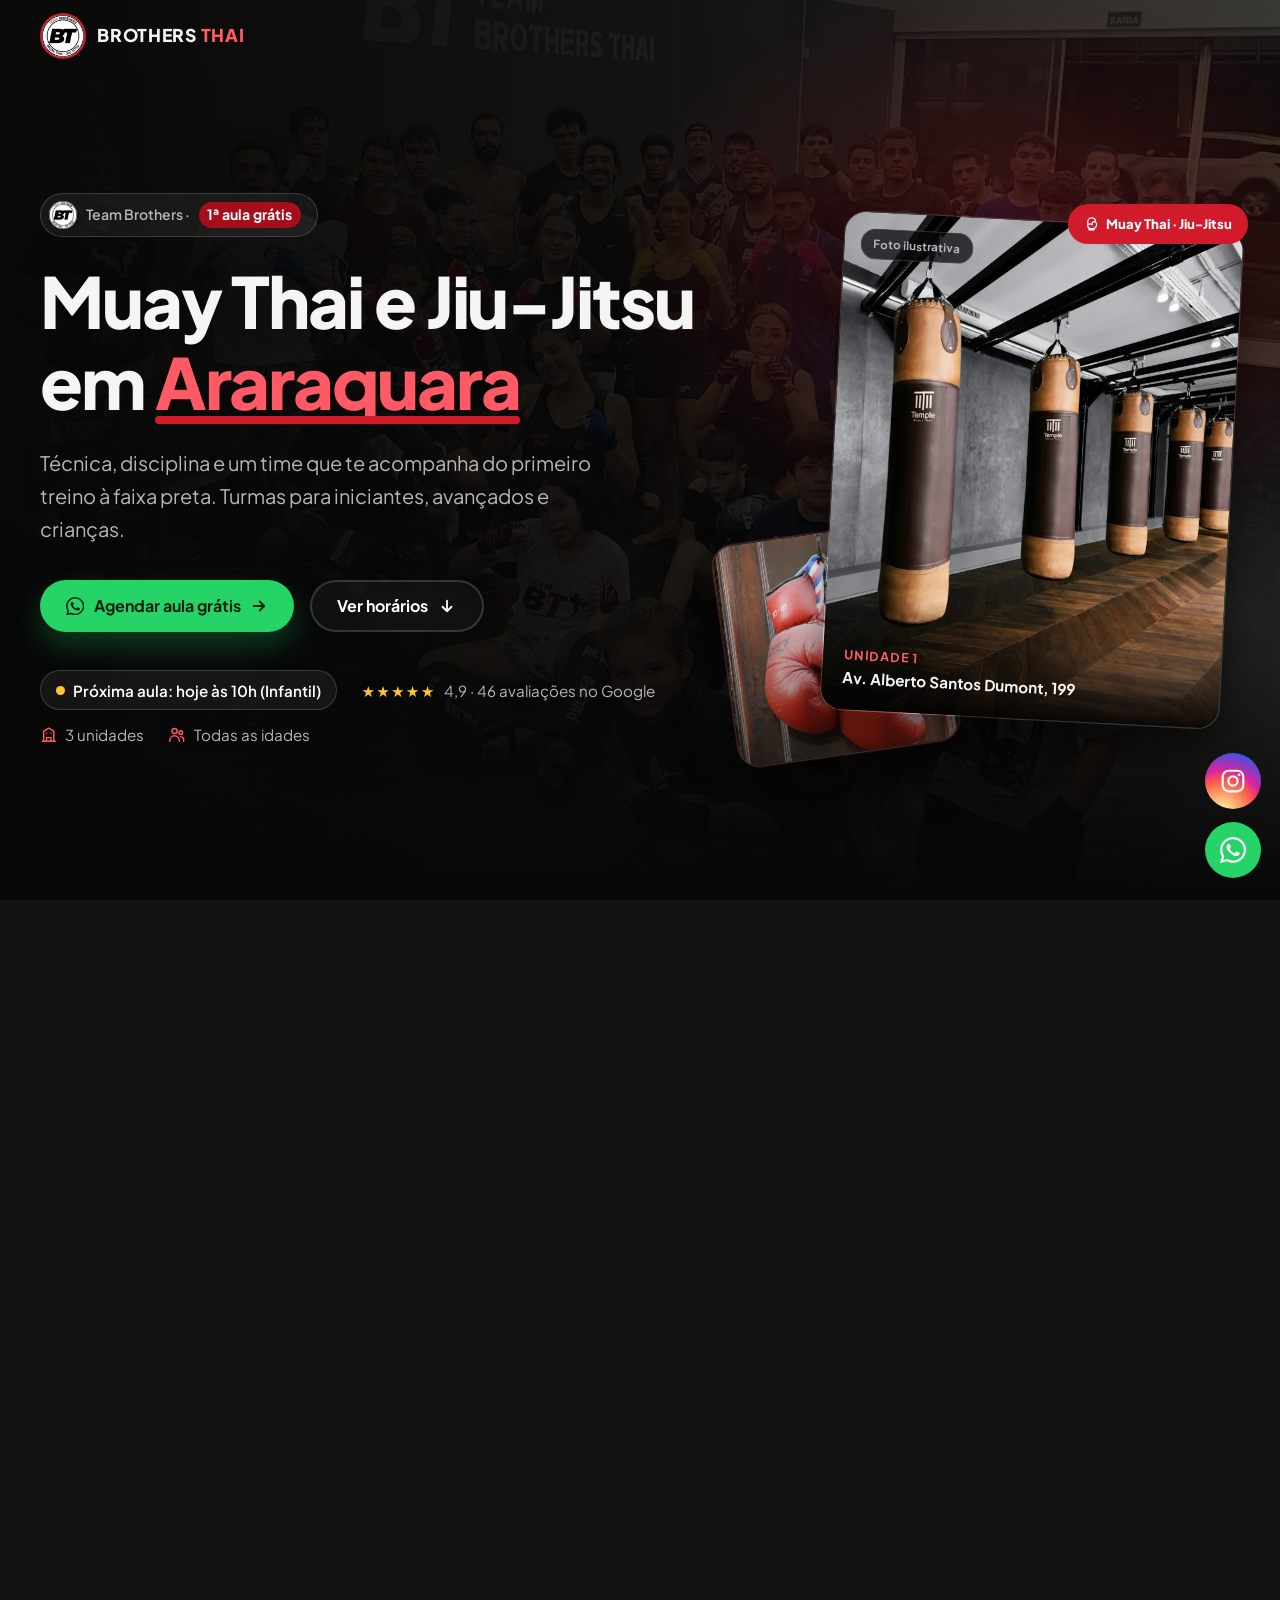
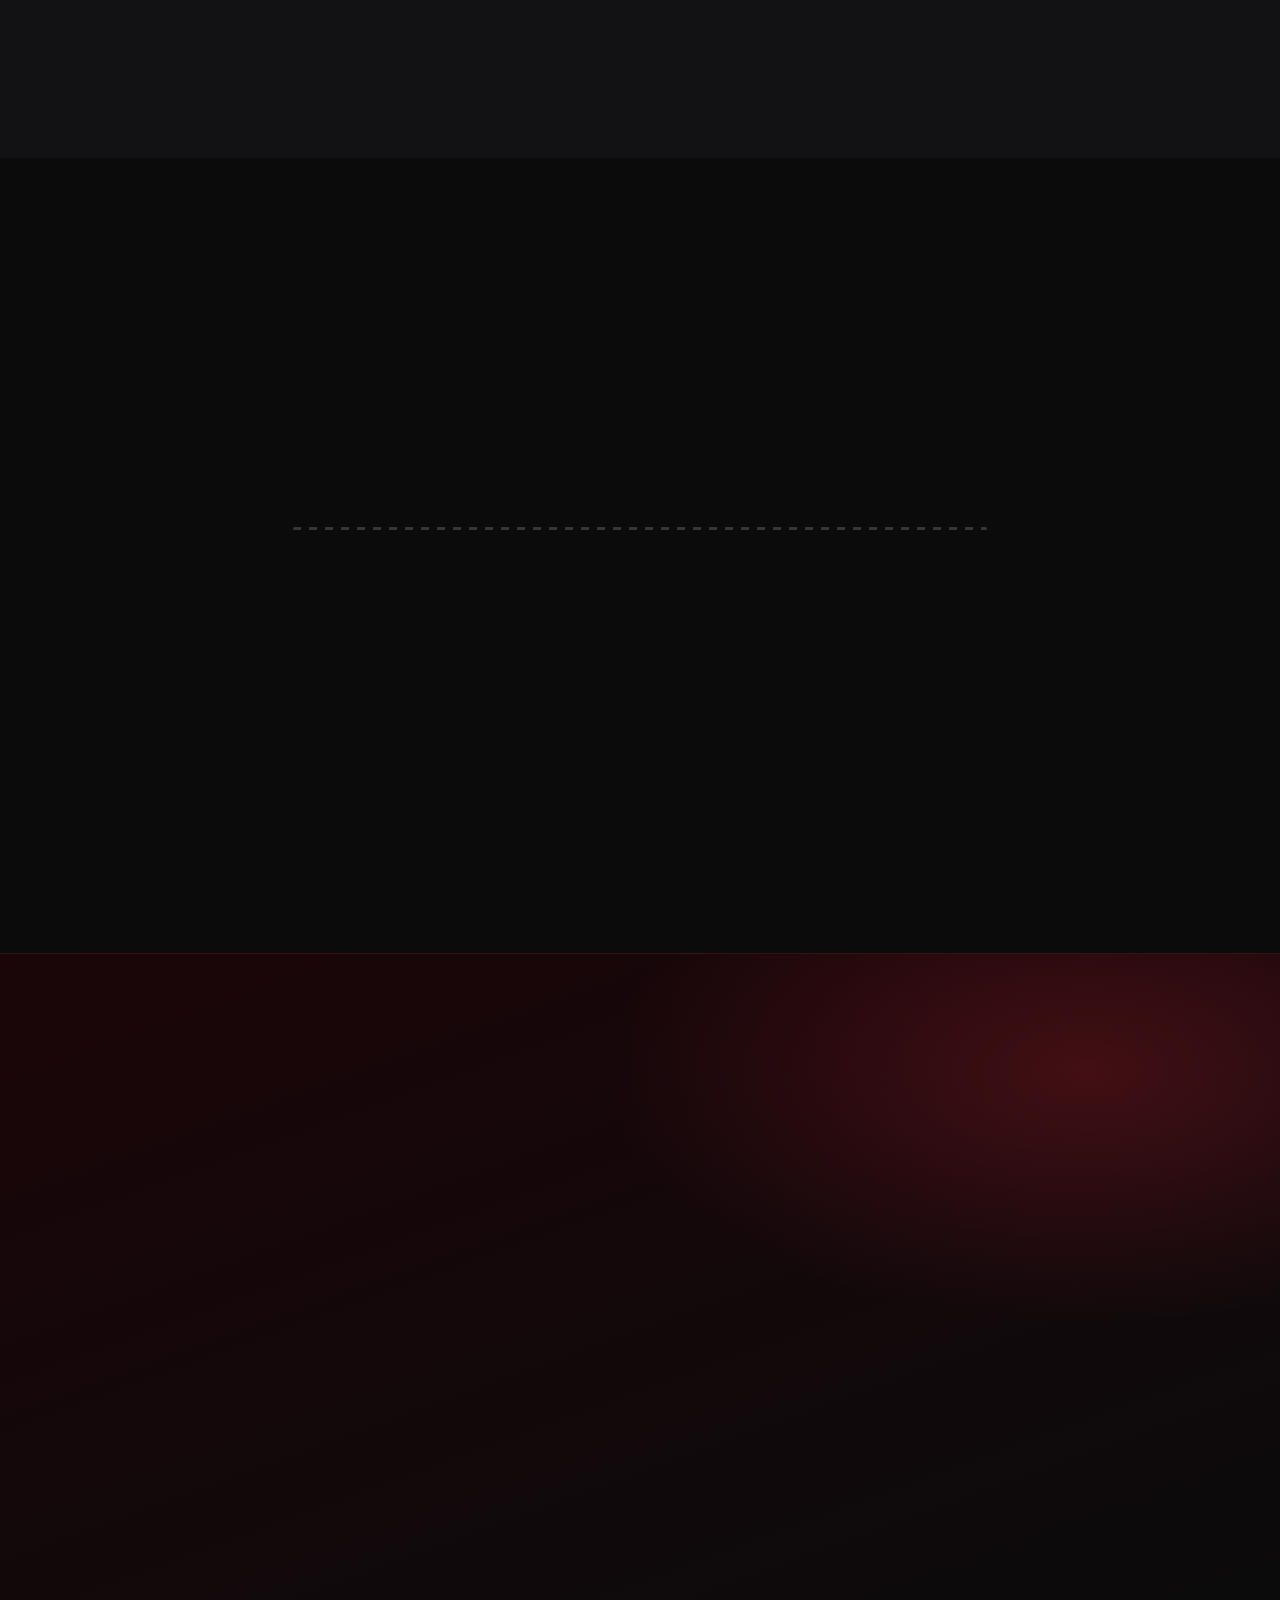
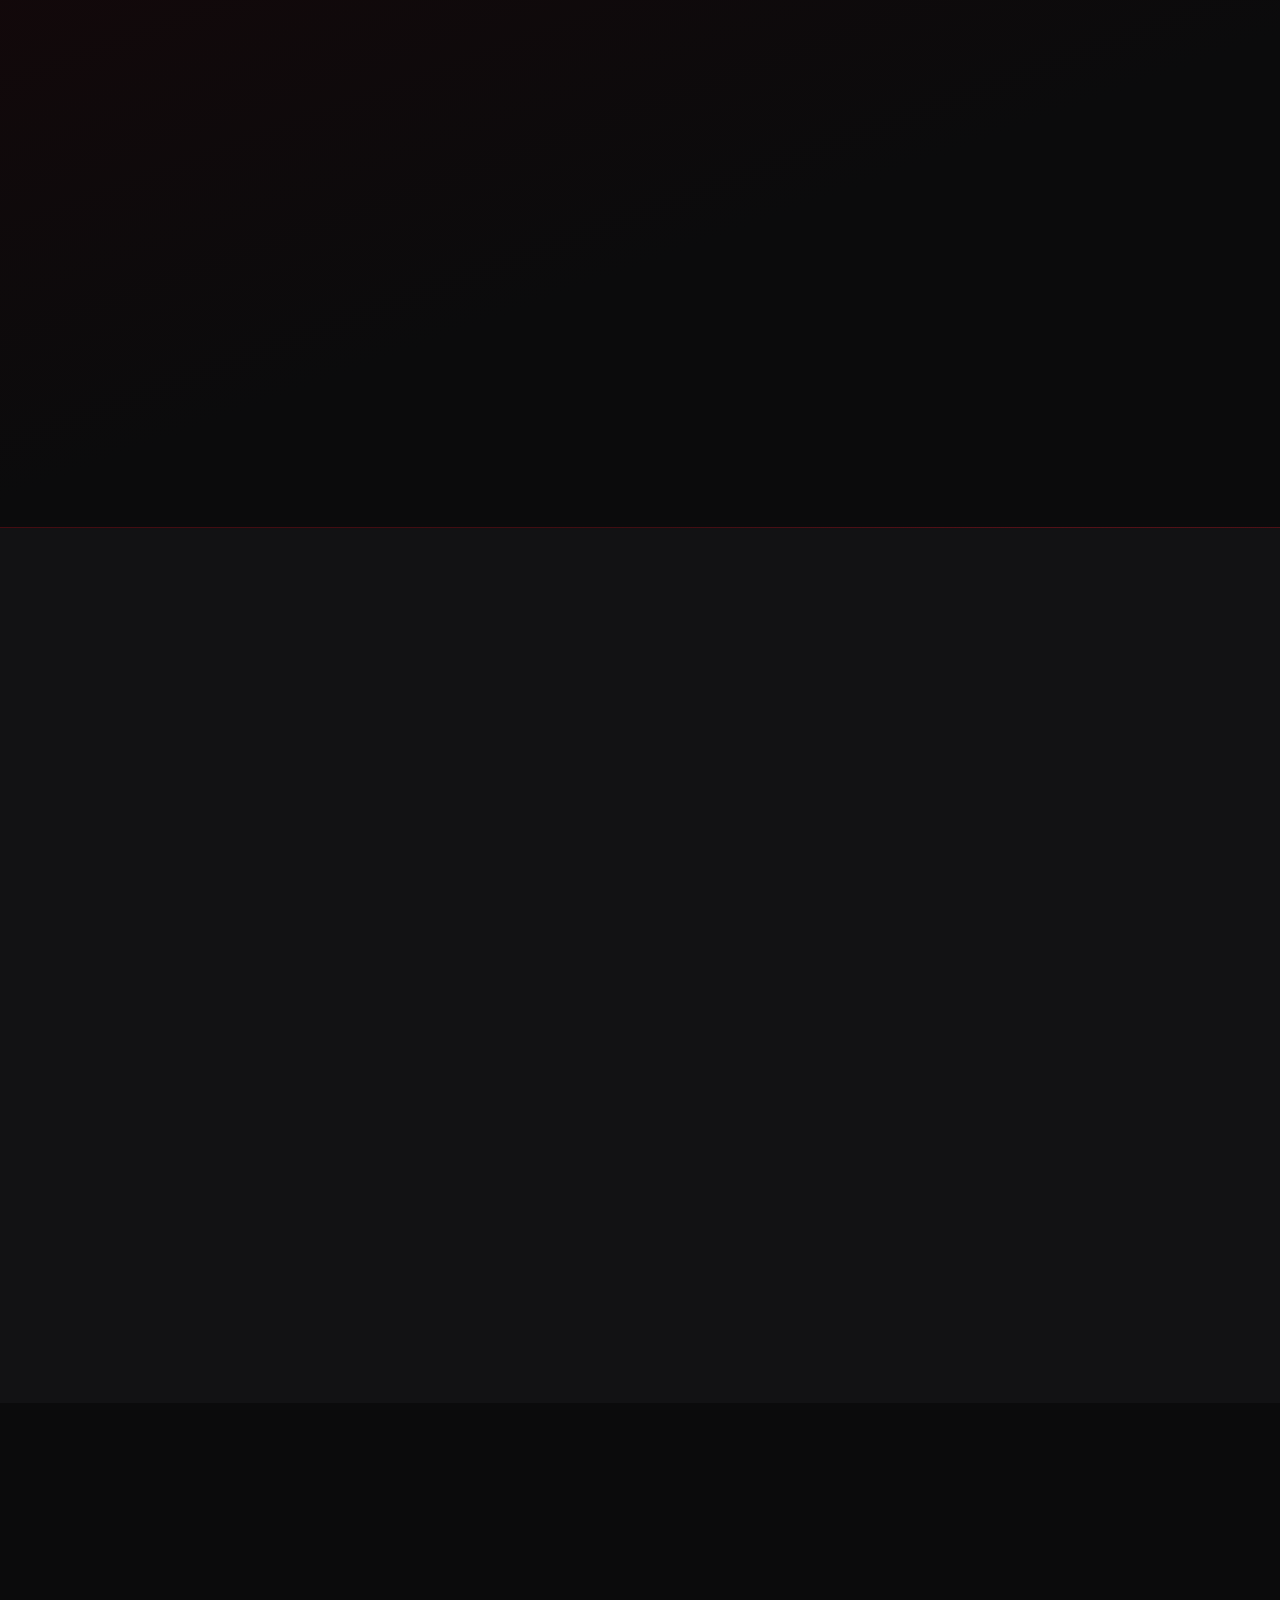
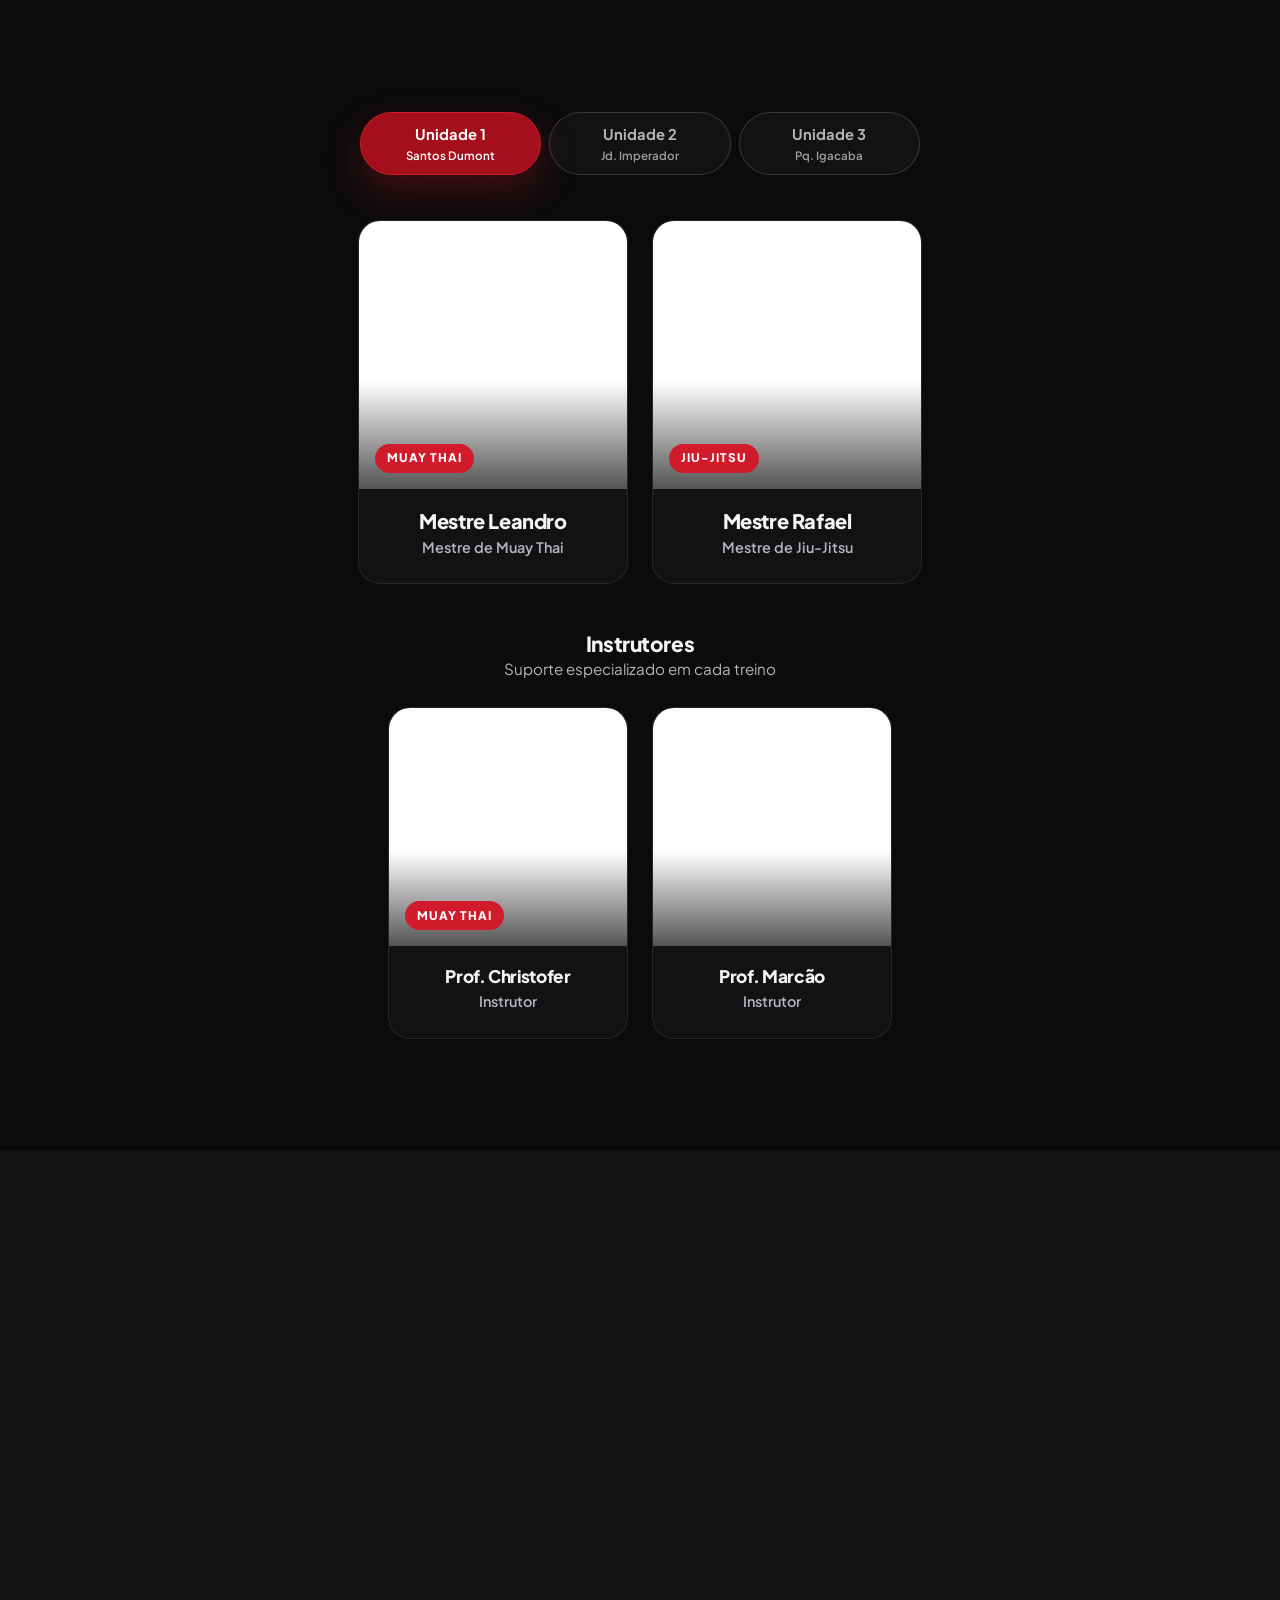
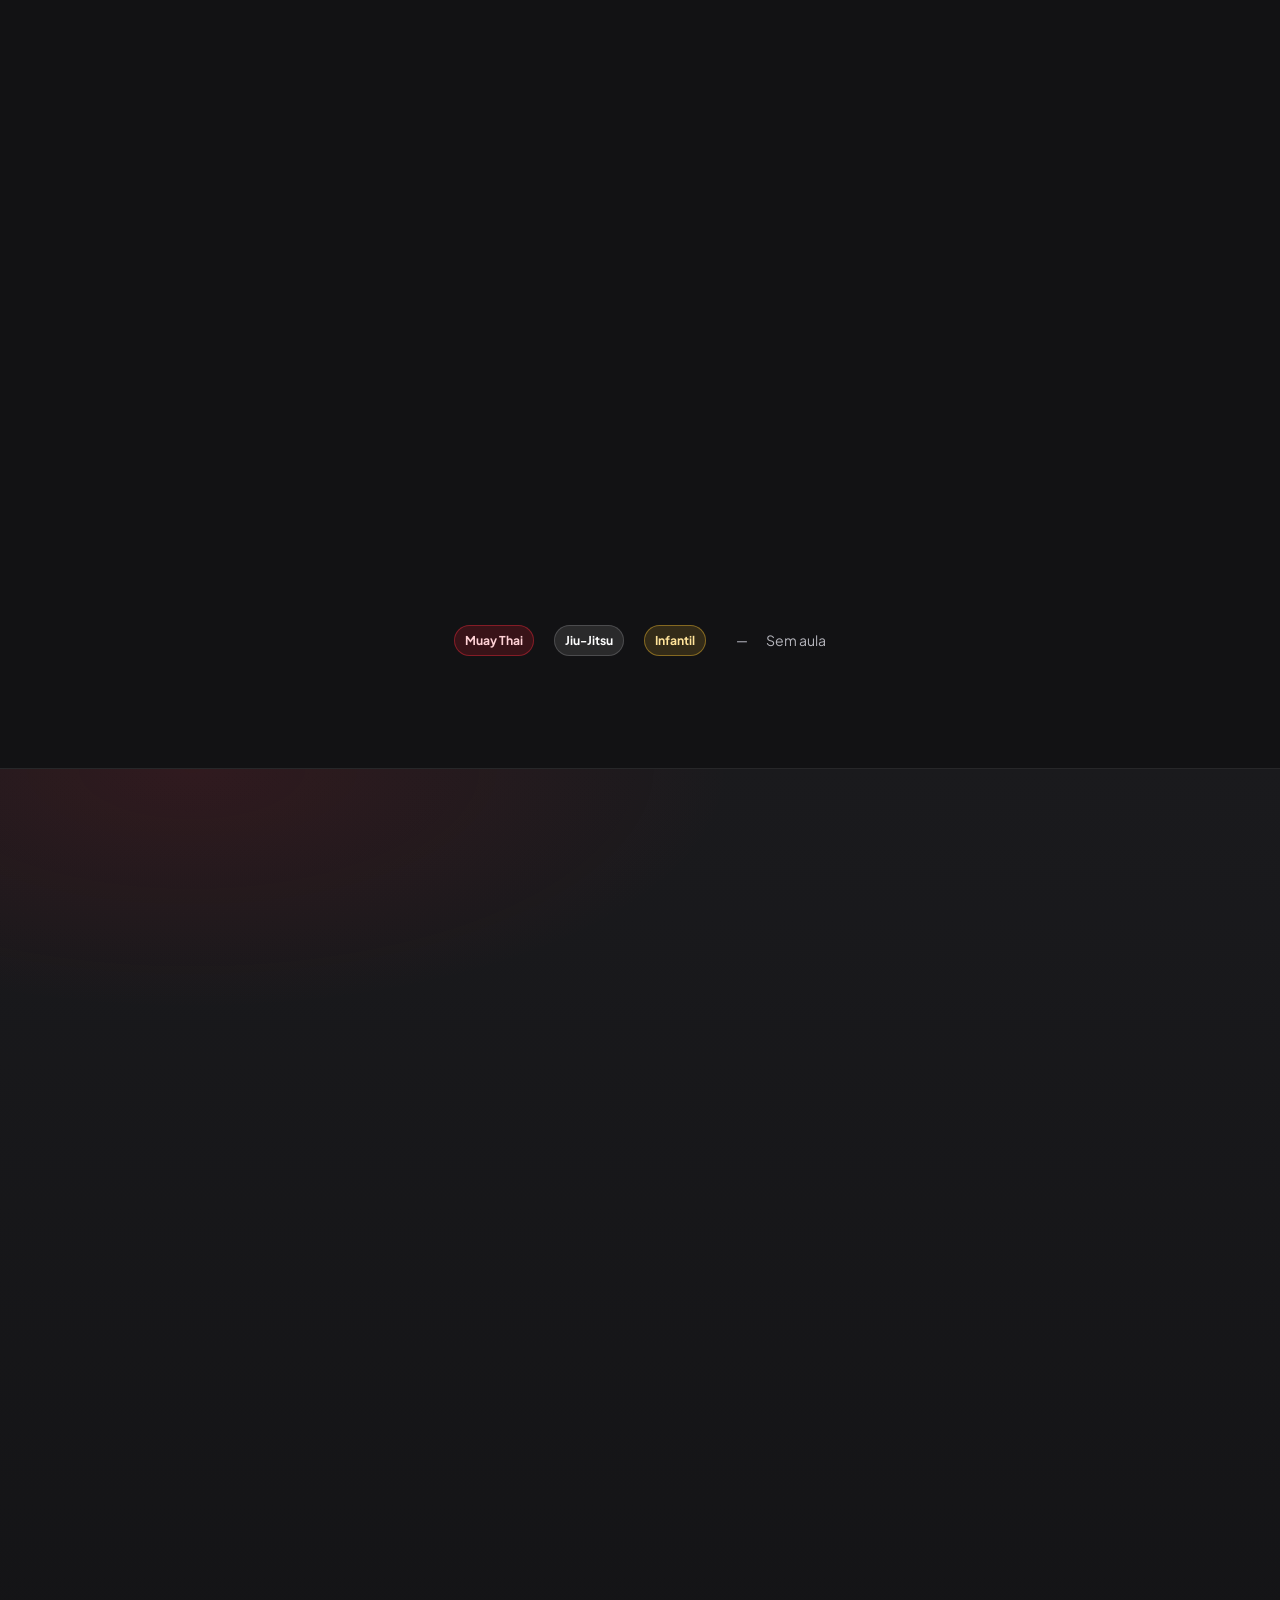
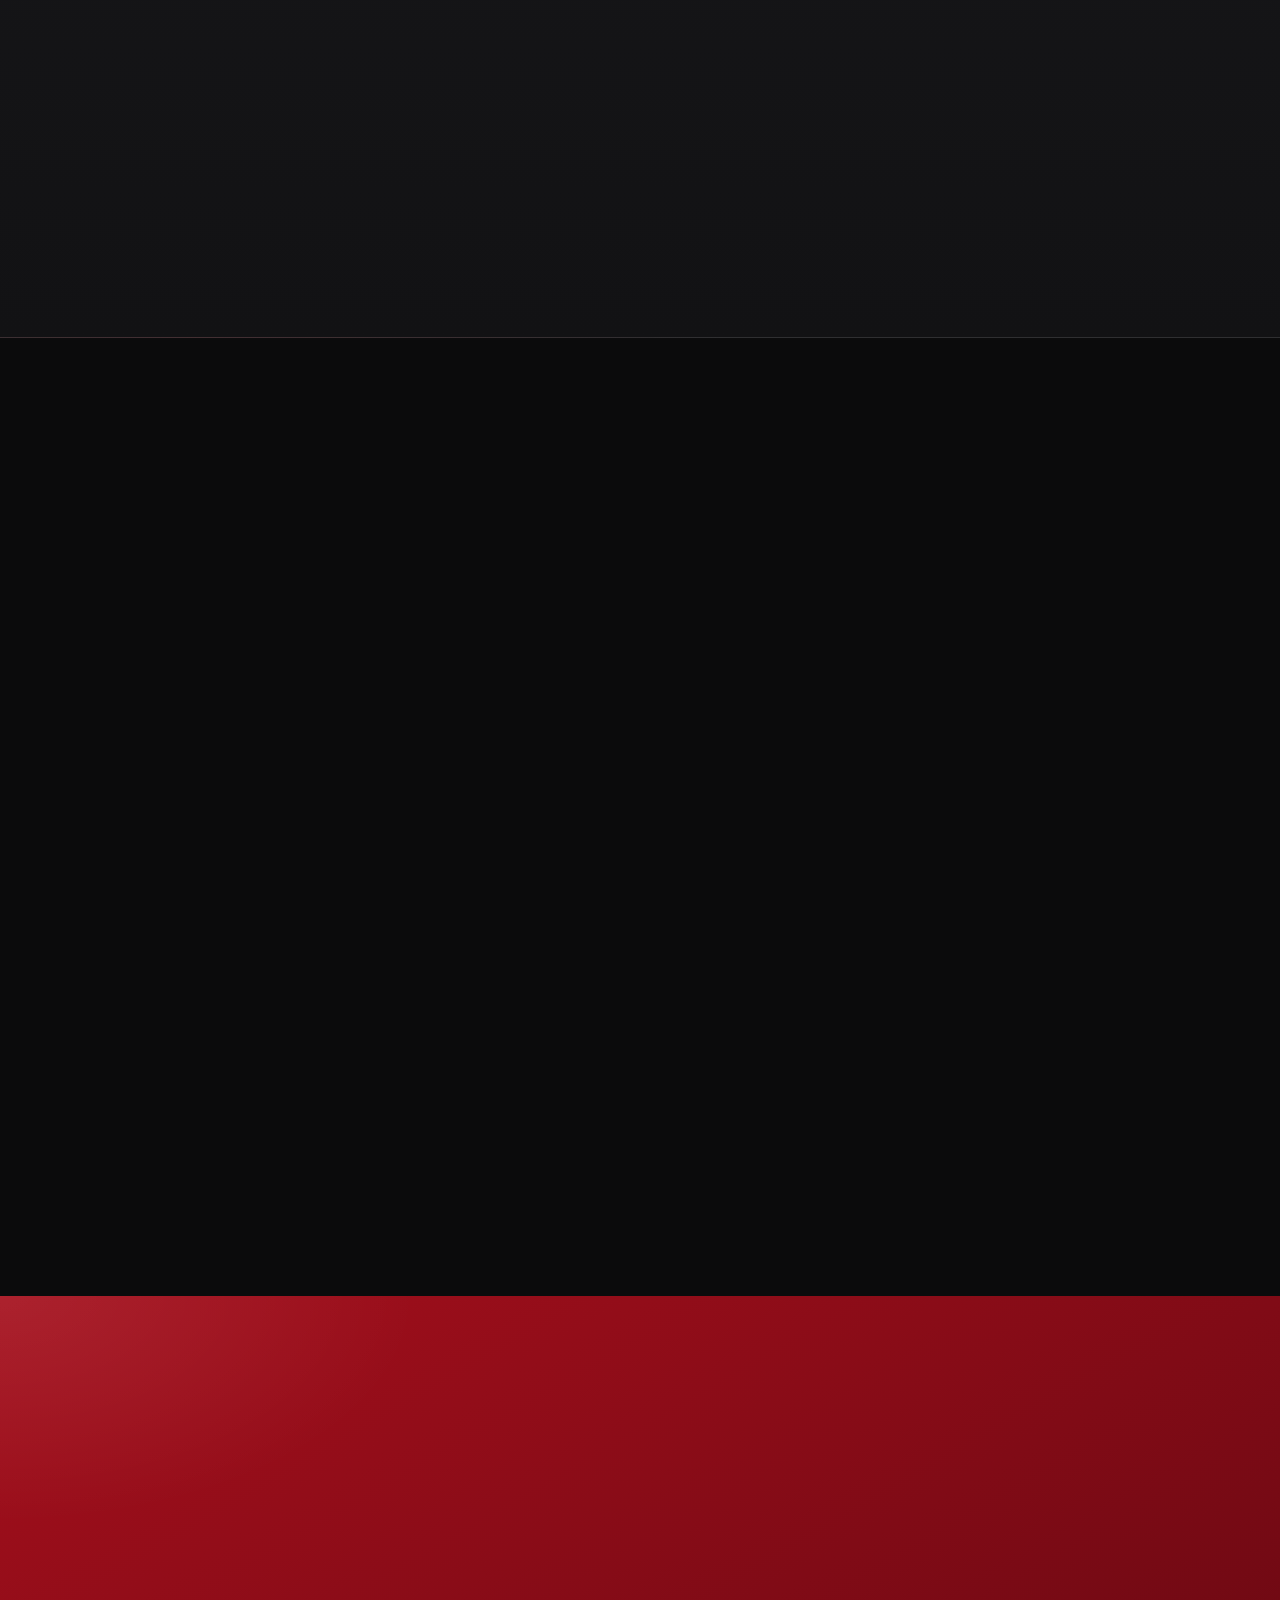
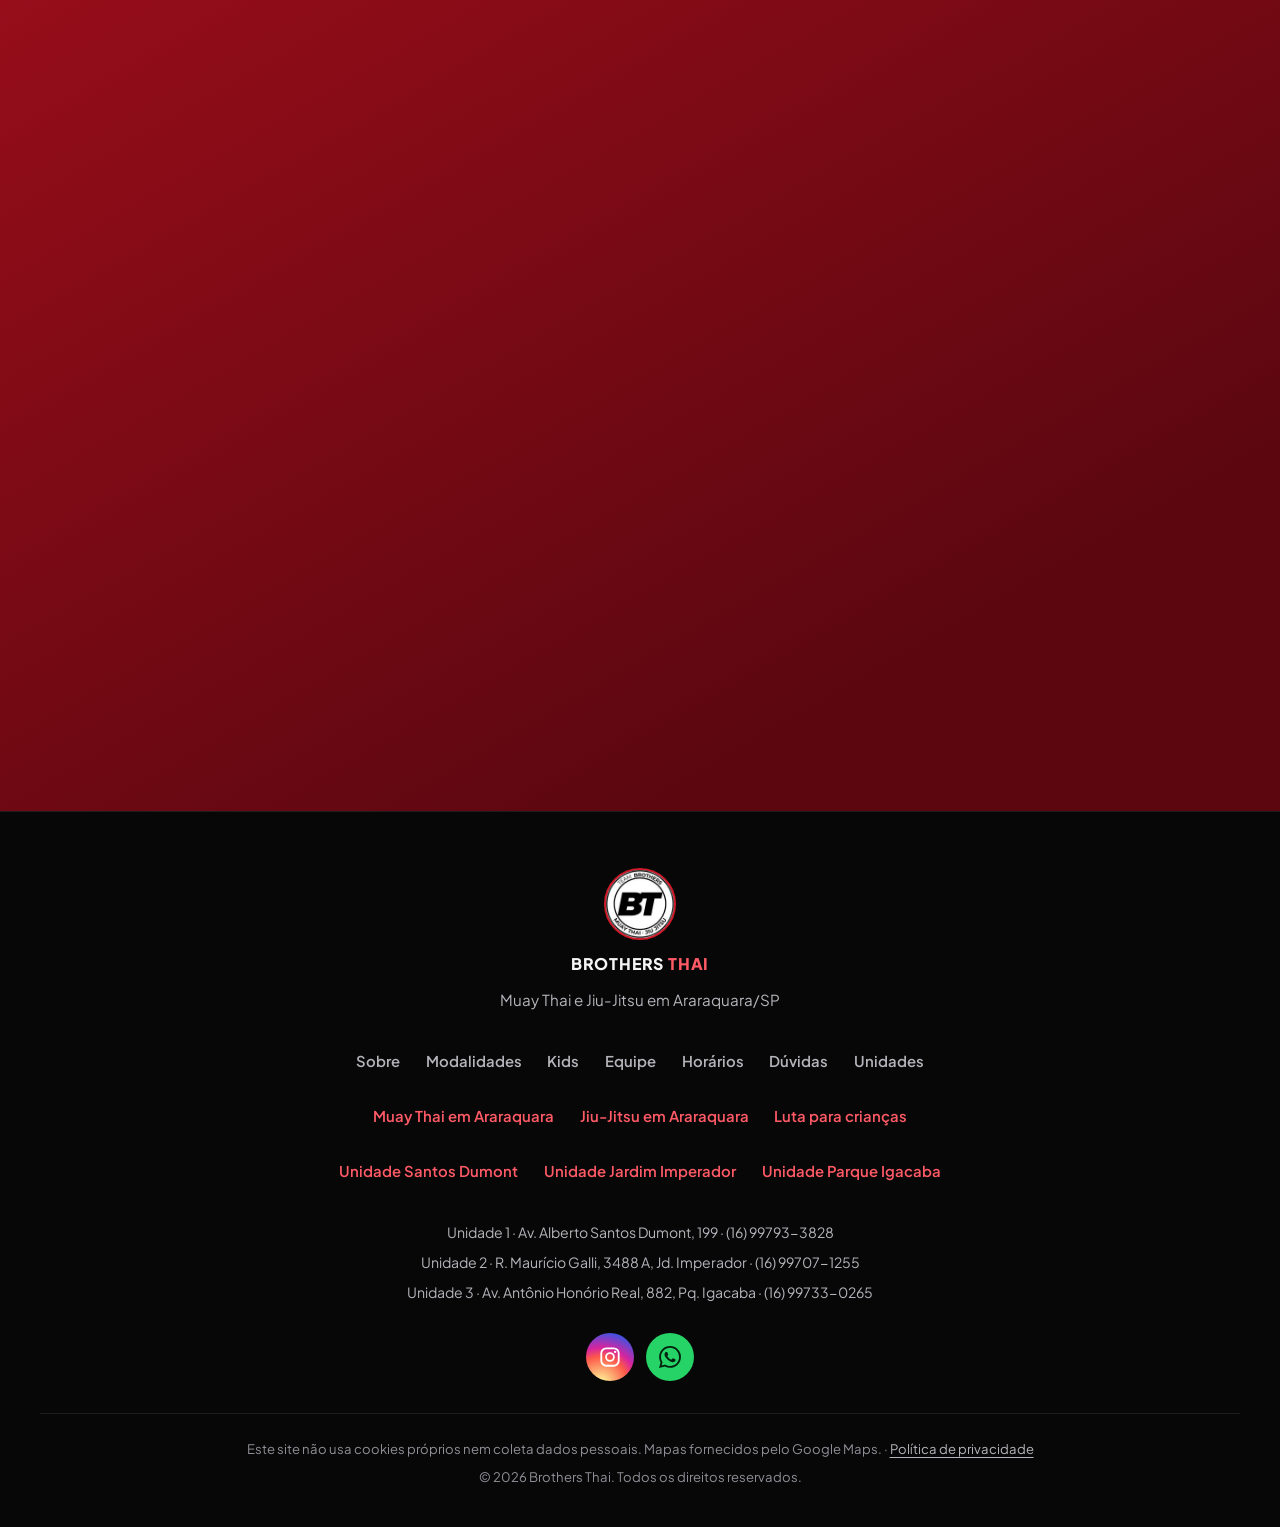
<file: index.html>
<!DOCTYPE html>
<html lang="pt-BR">

<head>
    <meta charset="UTF-8">
    <meta name="viewport" content="width=device-width, initial-scale=1.0, viewport-fit=cover">
    <meta http-equiv="Content-Security-Policy" content="default-src 'self'; script-src 'self' https://cloud.umami.is; style-src 'self'; font-src 'self'; img-src 'self' data:; frame-src https://www.google.com; connect-src 'self' https://cloud.umami.is https://api-gateway.umami.dev; object-src 'none'; base-uri 'self'; form-action 'none'; upgrade-insecure-requests">
    <meta name="referrer" content="strict-origin-when-cross-origin">

    <title>Muay Thai e Jiu-Jitsu em Araraquara | Brothers Thai</title>
    <meta name="description" content="Brothers Thai: Muay Thai e Jiu-Jitsu em Araraquara/SP com 3 unidades, turmas para todos os níveis, aula infantil e personal. Agende sua aula experimental pelo WhatsApp.">
    <meta name="robots" content="noindex, nofollow">
    <link rel="canonical" href="https://brothersthai.netlify.app/">
    <meta name="theme-color" content="#0b0b0c">

    <meta name="geo.region" content="BR-SP">
    <meta name="geo.placename" content="Araraquara">
    <meta name="geo.position" content="-21.8037192;-48.1636942">
    <meta name="ICBM" content="-21.8037192, -48.1636942">

    <meta property="og:type" content="website">
    <meta property="og:locale" content="pt_BR">
    <meta property="og:site_name" content="Brothers Thai">
    <meta property="og:title" content="Brothers Thai | Muay Thai e Jiu-Jitsu em Araraquara">
    <meta property="og:description" content="3 unidades em Araraquara, turmas para todos os níveis. Agende sua aula experimental pelo WhatsApp.">
    <meta property="og:url" content="https://brothersthai.netlify.app/">
    <meta property="og:image" content="https://brothersthai.netlify.app/img/og-brothers-thai.jpg">
    <meta property="og:image:width" content="1200">
    <meta property="og:image:height" content="630">
    <meta property="og:image:alt" content="Mestres Leandro (Muay Thai) e Rafael (Jiu-Jitsu) da Brothers Thai em Araraquara">
    <meta name="twitter:card" content="summary_large_image">

    <link rel="icon" href="./img/logo-bt.webp" type="image/webp">
    <link rel="apple-touch-icon" href="./img/logo-bt.jpg">
    <link rel="manifest" href="./site.webmanifest">
    <link rel="preload" href="./fonts/plus-jakarta-sans-latin.woff2" as="font" type="font/woff2" crossorigin>
    <link rel="preload" as="image" type="image/webp" href="./img/hero-turma-768.webp" imagesrcset="/img/hero-turma-768.webp 768w, /img/hero-turma-1440.webp 1440w" imagesizes="100vw">
    <link rel="stylesheet" href="./styles.css">

    <script type="application/ld+json">
    {
        "@context": "https://schema.org",
        "@graph": [
            {
                "@type": "SportsOrganization",
                "@id": "https://brothersthai.netlify.app/#org",
                "name": "Brothers Thai",
                "alternateName": "Team Brothers - Muay Thai e Jiu-Jitsu",
                "url": "https://brothersthai.netlify.app/",
                "logo": "https://brothersthai.netlify.app/img/logo-bt.jpg",
                "image": "https://brothersthai.netlify.app/img/og-brothers-thai.jpg",
                "sport": ["Muay Thai", "Jiu-Jitsu"],
                "sameAs": ["https://www.instagram.com/brothers_thai_team/"],
                "subOrganization": [
                    { "@id": "https://brothersthai.netlify.app/#unidade-1" },
                    { "@id": "https://brothersthai.netlify.app/#unidade-2" },
                    { "@id": "https://brothersthai.netlify.app/#unidade-3" }
                ]
            },
            {
                "@type": "SportsActivityLocation",
                "@id": "https://brothersthai.netlify.app/#unidade-1",
                "name": "Brothers Thai - Unidade 1",
                "url": "https://brothersthai.netlify.app/",
                "image": "https://brothersthai.netlify.app/img/og-brothers-thai.jpg",
                "telephone": "+55-16-99793-3828",
                "priceRange": "$$",
                "parentOrganization": { "@id": "https://brothersthai.netlify.app/#org" },
                "address": {
                    "@type": "PostalAddress",
                    "streetAddress": "Av. Alberto Santos Dumont, 199",
                    "addressLocality": "Araraquara",
                    "addressRegion": "SP",
                    "postalCode": "14807-219",
                    "addressCountry": "BR"
                },
                "geo": { "@type": "GeoCoordinates", "latitude": -21.8037192, "longitude": -48.1636942 },
                "hasMap": "https://www.google.com/maps/search/?api=1&query=Av.+Alberto+Santos+Dumont,+199,+Araraquara+-+SP,+14807-219",
                "openingHoursSpecification": [
                    { "@type": "OpeningHoursSpecification", "dayOfWeek": ["Monday", "Tuesday", "Wednesday", "Thursday", "Friday"], "opens": "06:00", "closes": "10:00" },
                    { "@type": "OpeningHoursSpecification", "dayOfWeek": ["Monday", "Tuesday", "Wednesday", "Thursday", "Friday"], "opens": "16:00", "closes": "22:00" },
                    { "@type": "OpeningHoursSpecification", "dayOfWeek": "Saturday", "opens": "10:00", "closes": "17:00" }
                ]
            },
            {
                "@type": "SportsActivityLocation",
                "@id": "https://brothersthai.netlify.app/#unidade-2",
                "name": "Brothers Thai - Unidade 2 (Jardim Imperador)",
                "url": "https://brothersthai.netlify.app/",
                "image": "https://brothersthai.netlify.app/img/og-brothers-thai.jpg",
                "telephone": "+55-16-99707-1255",
                "priceRange": "$$",
                "parentOrganization": { "@id": "https://brothersthai.netlify.app/#org" },
                "address": {
                    "@type": "PostalAddress",
                    "streetAddress": "R. Maurício Galli, 3488 A - Jardim Imperador",
                    "addressLocality": "Araraquara",
                    "addressRegion": "SP",
                    "postalCode": "14806-245",
                    "addressCountry": "BR"
                },
                "geo": { "@type": "GeoCoordinates", "latitude": -21.744609, "longitude": -48.1575456 },
                "hasMap": "https://www.google.com/maps/search/?api=1&query=R.+Maur%C3%ADcio+Galli,+3488a,+Araraquara+-+SP,+14806-245"
            },
            {
                "@type": "SportsActivityLocation",
                "@id": "https://brothersthai.netlify.app/#unidade-3",
                "name": "Brothers Thai - Unidade 3 (Parque Igacaba)",
                "url": "https://brothersthai.netlify.app/",
                "image": "https://brothersthai.netlify.app/img/og-brothers-thai.jpg",
                "telephone": "+55-16-99733-0265",
                "priceRange": "$$",
                "parentOrganization": { "@id": "https://brothersthai.netlify.app/#org" },
                "address": {
                    "@type": "PostalAddress",
                    "streetAddress": "Av. Antônio Honório Real, 882 - Parque Igacaba",
                    "addressLocality": "Araraquara",
                    "addressRegion": "SP",
                    "postalCode": "14804-390",
                    "addressCountry": "BR"
                },
                "geo": { "@type": "GeoCoordinates", "latitude": -21.7673298, "longitude": -48.1996951 },
                "hasMap": "https://www.google.com/maps/search/?api=1&query=Av.+Ant%C3%B4nio+Hon%C3%B3rio+Real,+882,+Araraquara+-+SP,+14804-390"
            },
            {
                "@type": "WebSite",
                "@id": "https://brothersthai.netlify.app/#site",
                "url": "https://brothersthai.netlify.app/",
                "name": "Brothers Thai",
                "inLanguage": "pt-BR",
                "publisher": { "@id": "https://brothersthai.netlify.app/#org" }
            },
            {
                "@type": "FAQPage",
                "mainEntity": [
                    { "@type": "Question", "name": "Preciso ter experiência para começar?", "acceptedAnswer": { "@type": "Answer", "text": "Não. As turmas recebem iniciantes e os professores adaptam o treino ao seu nível e condicionamento. Você evolui no seu ritmo." } },
                    { "@type": "Question", "name": "Como agendo a aula experimental?", "acceptedAnswer": { "@type": "Answer", "text": "Chame a Brothers Thai no WhatsApp, diga a modalidade e a unidade de preferência e a equipe confirma o melhor horário para você." } },
                    { "@type": "Question", "name": "O que preciso levar no primeiro treino?", "acceptedAnswer": { "@type": "Answer", "text": "Roupa confortável de treino, garrafa de água e toalha. Luvas, bandagem e kimono podem ficar para depois: a equipe orienta o que comprar quando você decidir continuar." } },
                    { "@type": "Question", "name": "A aula experimental é paga?", "acceptedAnswer": { "@type": "Answer", "text": "Não. A primeira aula é grátis e sem compromisso, em qualquer modalidade e unidade. É só agendar pelo WhatsApp." } },
                    { "@type": "Question", "name": "Tem aula para crianças?", "acceptedAnswer": { "@type": "Answer", "text": "Sim. A turma infantil treina aos sábados às 10h, com foco em disciplina, coordenação e respeito." } },
                    { "@type": "Question", "name": "Mulheres podem treinar?", "acceptedAnswer": { "@type": "Answer", "text": "Com certeza. As turmas são mistas e o ambiente é de respeito. Muitas alunas começaram sem experiência nenhuma." } },
                    { "@type": "Question", "name": "Onde ficam as unidades?", "acceptedAnswer": { "@type": "Answer", "text": "São 3 unidades em Araraquara/SP: Av. Alberto Santos Dumont, 199; R. Maurício Galli, 3488 A (Jardim Imperador); e Av. Antônio Honório Real, 882 (Parque Igacaba)." } }
                ]
            }
        ]
    }
    </script>
</head>

<body>
    <a class="skip-link" href="#conteudo">Pular para o conteúdo</a>

    <!-- Ícones (sprite SVG local: sem bibliotecas externas) -->
    <svg width="0" height="0" class="sr-only" aria-hidden="true" focusable="false">
        <symbol id="i-whats" viewBox="0 0 24 24"><path d="M17.47 14.38c-.3-.15-1.76-.87-2.03-.97-.27-.1-.47-.15-.67.15-.2.3-.77.97-.94 1.16-.17.2-.35.22-.64.08-.3-.15-1.26-.47-2.39-1.48-.88-.79-1.48-1.76-1.65-2.06-.17-.3-.02-.46.13-.6.13-.14.3-.35.45-.52.15-.18.2-.3.3-.5.1-.2.05-.37-.03-.52-.07-.15-.67-1.61-.92-2.2-.24-.58-.49-.5-.67-.51h-.57c-.2 0-.52.07-.79.37-.27.3-1.04 1.02-1.04 2.48s1.07 2.88 1.21 3.07c.15.2 2.1 3.2 5.08 4.49.71.31 1.26.49 1.7.63.71.22 1.36.19 1.87.12.57-.09 1.76-.72 2-1.41.25-.7.25-1.29.17-1.41-.07-.13-.27-.2-.57-.35m-5.42 7.4h-.01a9.87 9.87 0 0 1-5.03-1.38l-.36-.21-3.74.98 1-3.65-.24-.37a9.86 9.86 0 0 1-1.51-5.26c0-5.45 4.44-9.88 9.89-9.88 2.64 0 5.12 1.03 6.99 2.9a9.83 9.83 0 0 1 2.89 6.99c0 5.45-4.44 9.88-9.88 9.88m8.41-18.3A11.82 11.82 0 0 0 12.05 0C5.5 0 .16 5.34.16 11.89c0 2.1.55 4.14 1.59 5.95L.06 24l6.3-1.65a11.88 11.88 0 0 0 5.68 1.45h.01c6.55 0 11.89-5.34 11.89-11.89a11.82 11.82 0 0 0-3.48-8.41Z"/></symbol>
        <symbol id="i-insta" viewBox="0 0 24 24"><g fill="none" stroke="currentColor" stroke-width="2"><rect x="2.5" y="2.5" width="19" height="19" rx="5.5"/><circle cx="12" cy="12" r="4.3"/></g><circle cx="17.6" cy="6.4" r="1.3"/></symbol>
        <symbol id="i-google" viewBox="0 0 24 24"><path d="M12.48 10.92v3.28h7.84c-.24 1.84-.85 3.19-1.79 4.13-1.15 1.15-2.93 2.4-6.05 2.4-4.83 0-8.6-3.89-8.6-8.72s3.77-8.72 8.6-8.72c2.6 0 4.51 1.03 5.91 2.35l2.31-2.31C18.75 1.44 16.13 0 12.48 0 5.87 0 .31 5.39.31 12s5.56 12 12.17 12c3.57 0 6.27-1.17 8.37-3.36 2.16-2.16 2.84-5.21 2.84-7.67 0-.76-.05-1.47-.17-2.05H12.48z"/></symbol>
        <symbol id="i-phone" viewBox="0 0 24 24"><path fill="none" stroke="currentColor" stroke-width="2" stroke-linecap="round" stroke-linejoin="round" d="M22 16.92v3a2 2 0 0 1-2.18 2 19.8 19.8 0 0 1-8.63-3.07 19.5 19.5 0 0 1-6-6A19.8 19.8 0 0 1 2.12 4.18 2 2 0 0 1 4.11 2h3a2 2 0 0 1 2 1.72c.13.96.36 1.9.7 2.81a2 2 0 0 1-.45 2.11L8.09 9.91a16 16 0 0 0 6 6l1.27-1.27a2 2 0 0 1 2.11-.45c.91.34 1.85.57 2.81.7A2 2 0 0 1 22 16.92z"/></symbol>
        <symbol id="i-pin" viewBox="0 0 24 24"><g fill="none" stroke="currentColor" stroke-width="2" stroke-linecap="round" stroke-linejoin="round"><path d="M20 10c0 6-8 12-8 12s-8-6-8-12a8 8 0 0 1 16 0Z"/><circle cx="12" cy="10" r="3"/></g></symbol>
        <symbol id="i-route" viewBox="0 0 24 24"><path fill="none" stroke="currentColor" stroke-width="2" stroke-linecap="round" stroke-linejoin="round" d="M3 11l19-9-9 19-2-8-8-2z"/></symbol>
        <symbol id="i-clock" viewBox="0 0 24 24"><g fill="none" stroke="currentColor" stroke-width="2" stroke-linecap="round"><circle cx="12" cy="12" r="10"/><path d="M12 6v6l4 2"/></g></symbol>
        <symbol id="i-glove" viewBox="0 0 24 24"><path fill="none" stroke="currentColor" stroke-width="2" stroke-linecap="round" stroke-linejoin="round" d="M6 13V9a6 6 0 0 1 6-6h1a5 5 0 0 1 5 5v1.5a3 3 0 0 1 2 2.83V14a6 6 0 0 1-6 6h-3a5 5 0 0 1-5-5v-2Zm0 0h7m5-3.5h-3a2 2 0 0 0-2 2V14M8 20v2h8v-2"/></symbol>
        <symbol id="i-gi" viewBox="0 0 24 24"><path fill="none" stroke="currentColor" stroke-width="2" stroke-linecap="round" stroke-linejoin="round" d="M8 3l4 6 4-6 5 3-2 5-3-1v11H8V10l-3 1-2-5 5-3Zm0 11h8m-5 0-1 4m3-4 1 4"/></symbol>
        <symbol id="i-star" viewBox="0 0 24 24"><path fill="none" stroke="currentColor" stroke-width="2" stroke-linejoin="round" d="M12 2l3.09 6.26L22 9.27l-5 4.87 1.18 6.88L12 17.77l-6.18 3.25L7 14.14 2 9.27l6.91-1.01L12 2z"/></symbol>
        <symbol id="i-users" viewBox="0 0 24 24"><g fill="none" stroke="currentColor" stroke-width="2" stroke-linecap="round"><circle cx="9" cy="7" r="3.5"/><path d="M2.5 21v-1a6.5 6.5 0 0 1 13 0v1"/><circle cx="17.5" cy="9" r="2.5"/><path d="M17 14.6a5 5 0 0 1 4.5 5V21"/></g></symbol>
        <symbol id="i-building" viewBox="0 0 24 24"><g fill="none" stroke="currentColor" stroke-width="2" stroke-linecap="round" stroke-linejoin="round"><path d="M3 21h18M5 21V7l7-4 7 4v14"/><path d="M9 21v-5h6v5M9 10h.01M15 10h.01"/></g></symbol>
        <symbol id="i-up" viewBox="0 0 24 24"><path fill="none" stroke="currentColor" stroke-width="2.4" stroke-linecap="round" stroke-linejoin="round" d="M18 15l-6-6-6 6"/></symbol>
    </svg>

    <!-- ================= TOPO ================= -->
    <header class="header" id="main-header">
        <div class="container header-inner">
            <a href="#inicio" class="logo" aria-label="Brothers Thai - início">
                <img src="./img/logo-bt.webp" alt="" width="46" height="46">
                <span>BROTHERS <span class="hl">THAI</span></span>
            </a>

            <button class="menu-toggle" id="mobile-menu" aria-label="Abrir menu" aria-expanded="false" aria-controls="nav-menu">
                <span></span><span></span><span></span>
            </button>

            <nav class="nav" id="nav-menu" aria-label="Menu principal">
                <a href="#sobre">Sobre</a>
                <a href="#modalidades">Modalidades</a>
                <a href="#kids">Kids</a>
                <a href="#equipe">Equipe</a>
                <a href="#horarios">Horários</a>
                <a href="#avaliacoes">Avaliações</a>
                <a href="#unidades">Unidades</a>
                <a href="#como-comecar" class="nav-highlight"><span class="dot" aria-hidden="true"></span>Aula experimental</a>
                <a href="https://wa.me/5516997649205?text=Ol%C3%A1!%20Vim%20pelo%20site%20e%20quero%20agendar%20uma%20aula%20experimental." class="btn-solid btn-sm nav-cta" target="_blank" rel="noopener noreferrer">Agendar</a>
            </nav>
        </div>
    </header>

    <main id="conteudo">

        <!-- ================= HERO ================= -->
        <section id="inicio" class="hero">
            <div class="hero-bg" aria-hidden="true">
                <img src="./img/hero-turma-768.webp" srcset="./img/hero-turma-768.webp 768w, ./img/hero-turma-1440.webp 1440w" sizes="100vw" alt="" width="1440" height="1440" fetchpriority="high">
            </div>

            <div class="container">
                <div class="hero-content">
                    <p class="hero-badge"><img src="./img/logo-bt.webp" alt="" width="28" height="28"> Team Brothers · <strong class="badge-free">1ª aula grátis</strong></p>
                    <h1><span class="nowrap">Muay Thai</span> e <span class="nowrap">Jiu-Jitsu</span> em <span class="hl">Araraquara</span></h1>
                    <p class="hero-text">Técnica, disciplina e um time que te acompanha do primeiro treino à faixa preta. Turmas para iniciantes, avançados e crianças.</p>

                    <div class="hero-actions">
                        <a href="https://wa.me/5516997649205?text=Ol%C3%A1!%20Vim%20pelo%20site%20e%20quero%20agendar%20uma%20aula%20experimental." class="btn-whats btn-pulse" target="_blank" rel="noopener noreferrer">
                            <svg class="icon" aria-hidden="true"><use href="#i-whats"/></svg>
                            Agendar aula grátis
                        </a>
                        <a href="#horarios" class="btn-ghost">Ver horários</a>
                    </div>

                    <div class="hero-proof">
                        <span class="live-status" id="live-status" role="status" hidden><span class="live-dot" aria-hidden="true"></span><span class="live-text"></span></span>
                        <a href="https://share.google/JyimrFmqNP4rsb4Jq" target="_blank" rel="noopener noreferrer">
                            <span class="stars" aria-hidden="true">★★★★★</span> 4,9 · 46 avaliações no Google
                        </a>
                        <span><svg class="icon" aria-hidden="true"><use href="#i-building"/></svg> 3 unidades</span>
                        <span><svg class="icon" aria-hidden="true"><use href="#i-users"/></svg> Todas as idades</span>
                    </div>
                </div>

                <div class="hero-visual">
                    <figure class="hero-card hero-card-back" aria-hidden="true">
                        <img src="./img/luvas-600.webp" srcset="./img/luvas-600.webp 600w, ./img/luvas-900.webp 900w" sizes="(min-width: 1200px) 340px, 28vw" alt="" width="900" height="1125">
                    </figure>
                    <figure class="hero-card hero-card-front">
                        <!-- FOTO ILUSTRATIVA: trocar por img/fachada-600.webp e fachada-748.webp reais (4:5) e apagar o selo -->
                        <img src="./img/fachada-600.webp" srcset="./img/fachada-600.webp 600w, ./img/fachada-748.webp 748w" sizes="(min-width: 1200px) 400px, 32vw" alt="Espaço de treino da Brothers Thai em Araraquara" width="748" height="935">
                        <span class="photo-note">Foto ilustrativa</span>
                        <figcaption><small>Unidade 1</small>Av. Alberto Santos Dumont, 199</figcaption>
                    </figure>
                    <span class="hero-chip" aria-hidden="true"><svg class="icon"><use href="#i-glove"/></svg> Muay Thai · Jiu-Jitsu</span>
                </div>
            </div>
        </section>

        <!-- ================= SOBRE ================= -->
        <section id="sobre" class="section-tint">
            <div class="container about-grid">
                <div class="about-text reveal">
                    <p class="eyebrow">Nossa história</p>
                    <h2 class="section-title">Uma família de lutadores em <span class="hl">3 bairros</span> da cidade</h2>
                    <p>A Brothers Thai é referência em Muay Thai e Jiu-Jitsu em Araraquara, com treinos para todas as idades e níveis. Nosso propósito é promover qualidade de vida, unindo técnica, disciplina e bem-estar físico e mental.</p>
                    <p>Hoje são <strong>três unidades</strong>, com tatames de alta densidade e um ambiente de evolução constante: aqui ninguém treina sozinho.</p>

                    <ul class="check-list">
                        <li><span>Professores graduados e presentes em todas as aulas</span></li>
                        <li><span>Iniciante treina junto, mas no ritmo dele</span></li>
                        <li><span>Ambiente familiar e respeitoso, para homens, mulheres e crianças</span></li>
                    </ul>

                    <div class="stats">
                        <div class="stat"><strong>3</strong><span>Unidades</span></div>
                        <div class="stat"><strong>2</strong><span>Modalidades</span></div>
                        <div class="stat"><strong>4,9★</strong><span>No Google</span></div>
                    </div>
                </div>

                <div class="about-media reveal reveal-d2">
                    <div class="carousel" id="about-carousel" role="region" aria-roledescription="carrossel" aria-label="Fotos das turmas da Brothers Thai">
                        <div class="carousel-track" tabindex="0">
                            <figure class="carousel-slide" aria-label="1 de 3">
                                <img src="./img/slide-muaythai-600.webp" srcset="./img/slide-muaythai-600.webp 600w, ./img/slide-muaythai-900.webp 900w, ./img/slide-muaythai-1152.webp 1152w" sizes="(min-width: 993px) 510px, 92vw" alt="Turma de Muay Thai da Brothers Thai, com adultos e crianças, no tatame em Araraquara" width="800" height="1000" loading="lazy">
                                <figcaption>Turma de Muay Thai</figcaption>
                            </figure>
                            <figure class="carousel-slide" aria-label="2 de 3">
                                <img src="./img/slide-jiu-600.webp" srcset="./img/slide-jiu-600.webp 600w, ./img/slide-jiu-900.webp 900w, ./img/slide-jiu-1200.webp 1200w" sizes="(min-width: 993px) 510px, 92vw" alt="Turma de Jiu-Jitsu da Brothers Thai de kimono, com faixas brancas, azul e preta" width="800" height="1000" loading="lazy">
                                <figcaption>Turma de Jiu-Jitsu</figcaption>
                            </figure>
                            <figure class="carousel-slide" aria-label="3 de 3">
                                <img src="./img/slide-mestres-600.webp" srcset="./img/slide-mestres-600.webp 600w, ./img/slide-mestres-900.webp 900w, ./img/slide-mestres-1170.webp 1170w" sizes="(min-width: 993px) 510px, 92vw" alt="Mestre Leandro, de Muay Thai, e Mestre Rafael, de Jiu-Jitsu, no tatame da Brothers Thai" width="1170" height="1462" loading="lazy">
                                <figcaption>Mestres Leandro e Rafael</figcaption>
                            </figure>
                        </div>
                        <button type="button" class="carousel-btn prev" aria-label="Foto anterior"></button>
                        <button type="button" class="carousel-btn next" aria-label="Próxima foto"></button>
                        <div class="carousel-dots" role="tablist" aria-label="Escolher foto"></div>
                    </div>
                    <img class="seal" src="./img/logo-bt.webp" alt="" width="84" height="84" loading="lazy">
                </div>
            </div>
        </section>

        <!-- ================= COMO COMEÇAR ================= -->
        <section id="como-comecar" class="section-dark">
            <div class="container">
                <div class="section-head reveal">
                    <p class="eyebrow">Aula experimental</p>
                    <h2 class="section-title">Comece em <span class="hl">3 passos</span></h2>
                    <p class="section-sub">A aula experimental é <strong>grátis</strong>, sem compromisso e sem precisar de experiência. Você conhece o tatame, a equipe e sente o treino antes de decidir.</p>
                </div>

                <ol class="journey">
                    <li class="journey-step reveal">
                        <span class="journey-num" aria-hidden="true">1</span>
                        <div class="journey-card">
                            <h3>Chame no WhatsApp</h3>
                            <p>Diga a modalidade e a unidade mais perto de você. A equipe responde e tira suas dúvidas.</p>
                        </div>
                    </li>
                    <li class="journey-step reveal reveal-d1">
                        <span class="journey-num" aria-hidden="true">2</span>
                        <div class="journey-card">
                            <h3>Faça a aula experimental</h3>
                            <p>Venha com roupa confortável e água. O professor adapta o treino ao seu nível.</p>
                        </div>
                    </li>
                    <li class="journey-step reveal reveal-d2">
                        <span class="journey-num" aria-hidden="true">3</span>
                        <div class="journey-card">
                            <h3>Escolha seu plano</h3>
                            <p>Gostou? A gente monta o melhor horário e plano para sua rotina. Daí é só evoluir.</p>
                        </div>
                    </li>
                </ol>

                <div class="section-actions reveal">
                    <a href="https://wa.me/5516997649205?text=Ol%C3%A1!%20Vim%20pelo%20site%20e%20quero%20agendar%20uma%20aula%20experimental." class="btn-solid btn-pulse" target="_blank" rel="noopener noreferrer">Quero minha aula grátis</a>
                </div>
            </div>
        </section>

        <!-- ================= MODALIDADES ================= -->
        <section id="modalidades" class="section-feature">
            <div class="container">
                <div class="section-head reveal">
                    <p class="eyebrow">Modalidades</p>
                    <h2 class="section-title">Escolha sua <span class="hl">arte</span></h2>
                    <p class="section-sub">Turmas de Muay Thai e Jiu-Jitsu nas 3 unidades, além de aulas personal 1 a 1 com os mestres.</p>
                </div>

                <div class="mod-grid">
                    <article class="mod-card reveal">
                        <div class="mod-icon"><svg class="icon" aria-hidden="true"><use href="#i-glove"/></svg></div>
                        <h3>Muay Thai</h3>
                        <span class="mod-tag">A arte das oito armas</span>
                        <p>Socos, chutes, joelhadas e cotoveladas. Condicionamento intenso, perda de peso e muita confiança.</p>
                        <ul class="check-list">
                            <li><span>Queima calórica alta e resistência</span></li>
                            <li><span>Técnica de golpes do zero ao avançado</span></li>
                            <li><span>Turmas de manhã e à noite</span></li>
                        </ul>
                        <div class="mod-actions">
                            <a href="./muay-thai-araraquara/" class="btn-solid btn-block">Conhecer o Muay Thai</a>
                            <a href="https://wa.me/5516997649205?text=Ol%C3%A1!%20Vim%20pelo%20site%20e%20quero%20agendar%20uma%20aula%20gr%C3%A1tis%20de%20Muay%20Thai." class="btn-outline btn-block" target="_blank" rel="noopener noreferrer">Agendar aula grátis</a>
                        </div>
                    </article>

                    <article class="mod-card reveal reveal-d1">
                        <div class="mod-icon"><svg class="icon" aria-hidden="true"><use href="#i-gi"/></svg></div>
                        <h3>Jiu-Jitsu</h3>
                        <span class="mod-tag">A arte suave</span>
                        <p>Alavancas, raspagens e finalizações. Defesa pessoal real, raciocínio e controle, com ou sem força.</p>
                        <ul class="check-list">
                            <li><span>Defesa pessoal que funciona</span></li>
                            <li><span>Graduação por faixas, com acompanhamento</span></li>
                            <li><span>Turmas à noite e aos sábados</span></li>
                        </ul>
                        <div class="mod-actions">
                            <a href="./jiu-jitsu-araraquara/" class="btn-solid btn-block">Conhecer o Jiu-Jitsu</a>
                            <a href="https://wa.me/5516997649205?text=Ol%C3%A1!%20Vim%20pelo%20site%20e%20quero%20agendar%20uma%20aula%20gr%C3%A1tis%20de%20Jiu-Jitsu." class="btn-outline btn-block" target="_blank" rel="noopener noreferrer">Agendar aula grátis</a>
                        </div>
                    </article>

                    <article class="mod-card reveal reveal-d2" id="personal">
                        <div class="mod-icon"><svg class="icon" aria-hidden="true"><use href="#i-star"/></svg></div>
                        <h3>Aula personal</h3>
                        <span class="mod-tag">Treino 1 a 1</span>
                        <p>Evolução acelerada com treino exclusivo. Escolha a modalidade e fale direto com o mestre.</p>
                        <div class="mod-chips">
                            <span><svg class="icon" aria-hidden="true"><use href="#i-clock"/></svg> Horário flexível</span>
                            <span><svg class="icon" aria-hidden="true"><use href="#i-users"/></svg> 100% individual</span>
                        </div>
                        <ul class="check-list">
                            <li><span>Plano montado para o seu objetivo</span></li>
                            <li><span>Correção técnica em cada detalhe</span></li>
                        </ul>
                        <div class="mod-actions">
                            <a href="https://wa.me/5516997933828?text=Ol%C3%A1!%20Vim%20pelo%20site%20e%20tenho%20interesse%20na%20aula%20personal%20de%20Muay%20Thai." class="btn-outline btn-block" target="_blank" rel="noopener noreferrer">Personal de Muay Thai</a>
                            <a href="https://wa.me/5516996155032?text=Ol%C3%A1!%20Vim%20pelo%20site%20e%20tenho%20interesse%20na%20aula%20personal%20de%20Jiu-Jitsu." class="btn-outline btn-block" target="_blank" rel="noopener noreferrer">Personal de Jiu-Jitsu</a>
                        </div>
                    </article>
                </div>

                <nav class="treat-links reveal" aria-label="Páginas das modalidades">
                    <span>Saiba mais sobre cada modalidade:</span>
                    <a href="./muay-thai-araraquara/">Muay Thai</a>
                    <a href="./jiu-jitsu-araraquara/">Jiu-Jitsu</a>
                    <a href="./luta-infantil-araraquara/">Luta para crianças</a>
                </nav>
            </div>
        </section>

        <!-- ================= KIDS ================= -->
        <section id="kids" class="section-tint">
            <div class="container kids-grid">
                <figure class="kids-media reveal">
                    <img src="./img/kids-600.webp" srcset="./img/kids-600.webp 600w, ./img/kids-900.webp 900w" sizes="(min-width: 993px) 460px, 92vw" alt="Turma infantil da Brothers Thai com os professores no tatame em Araraquara" width="900" height="900" loading="lazy">
                    <span class="kids-tag">Sábados · 10h</span>
                </figure>
                <div class="kids-text reveal reveal-d1">
                    <p class="eyebrow">Brothers Kids</p>
                    <h2 class="section-title">Luta para <span class="hl">crianças</span>, com disciplina e diversão</h2>
                    <p class="section-sub">Na turma infantil a criança gasta energia, ganha confiança e aprende respeito, sempre com professor acompanhando de perto.</p>
                    <ul class="kids-benefits">
                        <li><svg class="icon" aria-hidden="true"><use href="#i-star"/></svg><span><strong>Disciplina e foco</strong> que aparecem na escola e em casa</span></li>
                        <li><svg class="icon" aria-hidden="true"><use href="#i-users"/></svg><span><strong>Amizade e respeito</strong> com os colegas e o professor</span></li>
                        <li><svg class="icon" aria-hidden="true"><use href="#i-glove"/></svg><span><strong>Coordenação e condicionamento</strong> de um jeito divertido</span></li>
                        <li><svg class="icon" aria-hidden="true"><use href="#i-building"/></svg><span><strong>Confiança</strong> para se defender e lidar com o bullying</span></li>
                    </ul>
                    <div class="hero-actions">
                        <a href="https://wa.me/5516997649205?text=Ol%C3%A1!%20Vim%20pelo%20site%20e%20quero%20agendar%20uma%20aula%20gr%C3%A1tis%20para%20meu%20filho(a)%20na%20turma%20infantil." class="btn-whats btn-pulse" target="_blank" rel="noopener noreferrer">
                            <svg class="icon" aria-hidden="true"><use href="#i-whats"/></svg>
                            Aula grátis para meu filho
                        </a>
                        <a href="./luta-infantil-araraquara/" class="btn-outline">Saiba mais</a>
                    </div>
                </div>
            </div>
        </section>

        <!-- ================= EQUIPE ================= -->
        <section id="equipe" class="section-dark">
            <div class="container">
                <div class="section-head reveal">
                    <p class="eyebrow">Quem comanda o tatame</p>
                    <h2 class="section-title">Nossa <span class="hl">equipe</span></h2>
                    <p class="section-sub">Escolha a unidade para ver os mestres e instrutores.</p>
                </div>

                <div class="tabs" role="tablist" aria-label="Unidades">
                    <button class="tab" role="tab" id="tab-u1" aria-controls="painel-u1" aria-selected="true">Unidade 1<small>Santos Dumont</small></button>
                    <button class="tab" role="tab" id="tab-u2" aria-controls="painel-u2" aria-selected="false" tabindex="-1">Unidade 2<small>Jd. Imperador</small></button>
                    <button class="tab" role="tab" id="tab-u3" aria-controls="painel-u3" aria-selected="false" tabindex="-1">Unidade 3<small>Pq. Igacaba</small></button>
                </div>

                <!-- Unidade 1 -->
                <div class="team-panel" id="painel-u1" role="tabpanel" aria-labelledby="tab-u1">
                    <div class="team-grid">
                        <article class="team-card">
                            <div class="team-photo">
                                <img src="./img/mestre-leandro.webp" alt="Mestre Leandro, mestre de Muay Thai da Brothers Thai em Araraquara" width="480" height="480" loading="lazy">
                                <span class="team-belt">Muay Thai</span>
                            </div>
                            <div class="team-body">
                                <h3>Mestre Leandro</h3>
                                <p>Mestre de Muay Thai</p>
                            </div>
                        </article>
                        <article class="team-card">
                            <div class="team-photo">
                                <img src="./img/mestre-rafael.webp" alt="Mestre Rafael, mestre de Jiu-Jitsu da Brothers Thai em Araraquara" width="480" height="480" loading="lazy">
                                <span class="team-belt">Jiu-Jitsu</span>
                            </div>
                            <div class="team-body">
                                <h3>Mestre Rafael</h3>
                                <p>Mestre de Jiu-Jitsu</p>
                            </div>
                        </article>
                    </div>

                    <div class="team-sub">
                        <h3>Instrutores</h3>
                        <p>Suporte especializado em cada treino</p>
                    </div>
                    <div class="team-grid team-grid-sm">
                        <article class="team-card">
                            <div class="team-photo">
                                <img src="./img/prof-christofer.webp" alt="Prof. Christofer, instrutor de Muay Thai da Brothers Thai em Araraquara" width="440" height="440" loading="lazy">
                                <span class="team-belt">Muay Thai</span>
                            </div>
                            <div class="team-body">
                                <h4>Prof. Christofer</h4>
                                <p>Instrutor</p>
                            </div>
                        </article>
                        <article class="team-card">
                            <div class="team-photo">
                                <img src="./img/prof-marcao.webp" alt="Prof. Marcão, instrutor da Brothers Thai em Araraquara" width="300" height="300" loading="lazy">
                            </div>
                            <div class="team-body">
                                <h4>Prof. Marcão</h4>
                                <p>Instrutor</p>
                            </div>
                        </article>
                    </div>
                </div>

                <!-- Unidade 2 -->
                <div class="team-panel" id="painel-u2" role="tabpanel" aria-labelledby="tab-u2" hidden>
                    <div class="team-grid">
                        <article class="team-card">
                            <div class="team-photo">
                                <img src="./img/mestre-rafael.webp" alt="Mestre Rafael, mestre de Jiu-Jitsu da Brothers Thai em Araraquara" width="480" height="480" loading="lazy">
                                <span class="team-belt">Jiu-Jitsu</span>
                            </div>
                            <div class="team-body">
                                <h3>Mestre Rafael</h3>
                                <p>Mestre de Jiu-Jitsu</p>
                            </div>
                        </article>
                        <article class="team-card">
                            <div class="team-photo">
                                <img src="./img/mestre-weverton.webp" alt="Mestre Weverton, mestre de Muay Thai da Brothers Thai em Araraquara" width="320" height="320" loading="lazy">
                                <span class="team-belt">Muay Thai</span>
                            </div>
                            <div class="team-body">
                                <h3>Mestre Weverton</h3>
                                <p>Mestre de Muay Thai</p>
                            </div>
                        </article>
                    </div>
                    <!-- Instrutores da Unidade 2: Prof. Lucas removido até o dono confirmar (cópia no Backups/09) -->
                </div>

                <!-- Unidade 3 -->
                <div class="team-panel" id="painel-u3" role="tabpanel" aria-labelledby="tab-u3" hidden>
                    <div class="team-grid">
                        <article class="team-card">
                            <div class="team-photo">
                                <img src="./img/mestre-mutante.webp" alt="Mestre Mutante, mestre de Jiu-Jitsu da Brothers Thai em Araraquara" width="420" height="420" loading="lazy">
                                <span class="team-belt">Jiu-Jitsu</span>
                            </div>
                            <div class="team-body">
                                <h3>Mestre Mutante</h3>
                                <p>Mestre de Jiu-Jitsu</p>
                            </div>
                        </article>
                        <article class="team-card">
                            <div class="team-photo">
                                <img src="./img/mestre-richard.webp" alt="Mestre Richard, mestre de Muay Thai da Brothers Thai em Araraquara" width="480" height="480" loading="lazy">
                                <span class="team-belt">Muay Thai</span>
                            </div>
                            <div class="team-body">
                                <h3>Mestre Richard</h3>
                                <p>Mestre de Muay Thai</p>
                            </div>
                        </article>
                    </div>
                </div>
            </div>
        </section>

        <!-- ================= HORÁRIOS ================= -->
        <section id="horarios" class="section-tint">
            <div class="container">
                <div class="section-head reveal">
                    <p class="eyebrow">Programação semanal</p>
                    <h2 class="section-title">Grade de <span class="hl">horários</span></h2>
                    <p class="section-sub">Mesma programação nas 3 unidades. O dia de hoje aparece destacado.</p>
                </div>

                <p class="scroll-hint">Arraste a tabela para o lado para ver todos os dias →</p>
                <div class="schedule-wrap reveal" tabindex="0" role="region" aria-label="Grade de horários">
                    <table class="schedule" id="schedule">
                        <caption>Horários sujeitos a alteração em feriados. Confirme pelo WhatsApp.</caption>
                        <thead>
                            <tr>
                                <th scope="col"><span class="sr-only">Horário</span></th>
                                <th scope="col" data-day="1">Seg</th>
                                <th scope="col" data-day="2">Ter</th>
                                <th scope="col" data-day="3">Qua</th>
                                <th scope="col" data-day="4">Qui</th>
                                <th scope="col" data-day="5">Sex</th>
                                <th scope="col" data-day="6">Sáb</th>
                            </tr>
                        </thead>
                        <tbody>
                            <tr><th scope="row">06h</th><td><span class="tag tag-mt">Muay Thai</span></td><td><span class="tag tag-mt">Muay Thai</span></td><td><span class="tag tag-mt">Muay Thai</span></td><td><span class="tag tag-mt">Muay Thai</span></td><td><span class="tag tag-mt">Muay Thai</span></td><td><span class="tag tag-off">—</span></td></tr>
                            <tr><th scope="row">07h</th><td><span class="tag tag-mt">Muay Thai</span></td><td><span class="tag tag-mt">Muay Thai</span></td><td><span class="tag tag-mt">Muay Thai</span></td><td><span class="tag tag-mt">Muay Thai</span></td><td><span class="tag tag-mt">Muay Thai</span></td><td><span class="tag tag-off">—</span></td></tr>
                            <tr><th scope="row">08h</th><td><span class="tag tag-mt">Muay Thai</span></td><td><span class="tag tag-mt">Muay Thai</span></td><td><span class="tag tag-mt">Muay Thai</span></td><td><span class="tag tag-mt">Muay Thai</span></td><td><span class="tag tag-mt">Muay Thai</span></td><td><span class="tag tag-off">—</span></td></tr>
                            <tr><th scope="row">09h</th><td><span class="tag tag-mt">Muay Thai</span></td><td><span class="tag tag-mt">Muay Thai</span></td><td><span class="tag tag-mt">Muay Thai</span></td><td><span class="tag tag-mt">Muay Thai</span></td><td><span class="tag tag-mt">Muay Thai</span></td><td><span class="tag tag-off">—</span></td></tr>
                            <tr><th scope="row">10h</th><td><span class="tag tag-off">—</span></td><td><span class="tag tag-off">—</span></td><td><span class="tag tag-off">—</span></td><td><span class="tag tag-off">—</span></td><td><span class="tag tag-off">—</span></td><td><span class="tag tag-kids">Infantil</span></td></tr>
                            <tr><th scope="row">16h</th><td><span class="tag tag-mt">Muay Thai</span></td><td><span class="tag tag-mt">Muay Thai</span></td><td><span class="tag tag-mt">Muay Thai</span></td><td><span class="tag tag-mt">Muay Thai</span></td><td><span class="tag tag-mt">Muay Thai</span></td><td><span class="tag tag-jj">Jiu-Jitsu</span></td></tr>
                            <tr><th scope="row">17h</th><td><span class="tag tag-mt">Muay Thai</span></td><td><span class="tag tag-mt">Muay Thai</span></td><td><span class="tag tag-mt">Muay Thai</span></td><td><span class="tag tag-mt">Muay Thai</span></td><td><span class="tag tag-mt">Muay Thai</span></td><td><span class="tag tag-off">—</span></td></tr>
                            <tr><th scope="row">18h</th><td><span class="tag tag-mt">Muay Thai</span></td><td><span class="tag tag-mt">Muay Thai</span></td><td><span class="tag tag-mt">Muay Thai</span></td><td><span class="tag tag-mt">Muay Thai</span></td><td><span class="tag tag-mt">Muay Thai</span></td><td><span class="tag tag-off">—</span></td></tr>
                            <tr><th scope="row">19h</th><td><span class="tag tag-mt">Muay Thai</span></td><td><span class="tag tag-mt">Muay Thai</span></td><td><span class="tag tag-mt">Muay Thai</span></td><td><span class="tag tag-off">—</span></td><td><span class="tag tag-off">—</span></td><td><span class="tag tag-off">—</span></td></tr>
                            <tr><th scope="row">20h</th><td><span class="tag tag-mt">Muay Thai</span></td><td><span class="tag tag-jj">Jiu-Jitsu</span></td><td><span class="tag tag-mt">Muay Thai</span></td><td><span class="tag tag-jj">Jiu-Jitsu</span></td><td><span class="tag tag-off">—</span></td><td><span class="tag tag-off">—</span></td></tr>
                            <tr><th scope="row">21h</th><td><span class="tag tag-jj">Jiu-Jitsu</span></td><td><span class="tag tag-off">—</span></td><td><span class="tag tag-jj">Jiu-Jitsu</span></td><td><span class="tag tag-off">—</span></td><td><span class="tag tag-off">—</span></td><td><span class="tag tag-off">—</span></td></tr>
                        </tbody>
                    </table>
                </div>

                <ul class="schedule-legend">
                    <li><span class="tag tag-mt">Muay Thai</span></li>
                    <li><span class="tag tag-jj">Jiu-Jitsu</span></li>
                    <li><span class="tag tag-kids">Infantil</span></li>
                    <li><span class="tag tag-off">—</span> Sem aula</li>
                </ul>
            </div>
        </section>

        <!-- ================= AVALIAÇÕES ================= -->
        <section id="avaliacoes" class="section-reviews">
            <div class="container">
                <div class="section-head reveal">
                    <p class="eyebrow">Depoimentos reais</p>
                    <h2 class="section-title">O que dizem nossos <span class="hl">alunos</span></h2>
                    <a href="https://share.google/JyimrFmqNP4rsb4Jq" class="google-score" target="_blank" rel="noopener noreferrer">
                        <svg class="icon" aria-hidden="true"><use href="#i-google"/></svg>
                        <strong>4,9</strong>
                        <span class="stars" aria-hidden="true">★★★★★</span>
                        <small>46 avaliações no Google</small>
                    </a>
                </div>

                <div class="reviews-grid">
                    <figure class="review-card reveal">
                        <span class="stars" aria-label="5 estrelas">★★★★★</span>
                        <blockquote>Lugar top, professores atenciosos e sempre dispostos a nos ajudar. Onde cansamos o corpo e descansamos a mente.</blockquote>
                        <figcaption class="review-author"><span class="avatar" aria-hidden="true">BS</span><span><strong>Bruna Suares</strong><small>Aluna · Google</small></span></figcaption>
                    </figure>
                    <figure class="review-card reveal reveal-d1">
                        <span class="stars" aria-label="5 estrelas">★★★★★</span>
                        <blockquote>Eu amo esse lugar! Aula top com um mestre mais TOP ainda, muito atencioso, competente, e uma preocupação e cuidado com cada aluno que é impressionante!</blockquote>
                        <figcaption class="review-author"><span class="avatar" aria-hidden="true">VA</span><span><strong>Valéria Andrade</strong><small>Aluna · Google</small></span></figcaption>
                    </figure>
                    <figure class="review-card reveal reveal-d2">
                        <span class="stars" aria-label="5 estrelas">★★★★★</span>
                        <blockquote>Tinha muito receio de fazer Muay Thai por vários motivos, mas agora que comecei não paro mais. Professores muito gente boa, recomendo de olhos fechados!</blockquote>
                        <figcaption class="review-author"><span class="avatar" aria-hidden="true">CL</span><span><strong>Carla Lopes</strong><small>Local Guide · Google</small></span></figcaption>
                    </figure>
                    <figure class="review-card reveal">
                        <span class="stars" aria-label="5 estrelas">★★★★★</span>
                        <blockquote>Academia bem estruturada, professor dedicado e preocupado não só com o lado técnico, mas também com o pessoal. Salvou minha vida, tanto pelo esporte quanto pela amizade.</blockquote>
                        <figcaption class="review-author"><span class="avatar" aria-hidden="true">NN</span><span><strong>Nei Nascimento</strong><small>Aluno · Google</small></span></figcaption>
                    </figure>
                    <figure class="review-card reveal reveal-d1">
                        <span class="stars" aria-label="5 estrelas">★★★★★</span>
                        <blockquote>Lugar incrível para se treinar, professor muito bom e qualificado, dá muita atenção a todos os alunos. O melhor!</blockquote>
                        <figcaption class="review-author"><span class="avatar" aria-hidden="true">GT</span><span><strong>Gabriel Tartarini</strong><small>Aluno · Google</small></span></figcaption>
                    </figure>
                    <figure class="review-card reveal reveal-d2">
                        <span class="stars" aria-label="5 estrelas">★★★★★</span>
                        <blockquote>Professores atenciosos, ambiente família, boa localização e profissionais capacitados. Excelente academia!</blockquote>
                        <figcaption class="review-author"><span class="avatar" aria-hidden="true">RA</span><span><strong>Rafael Aniceto</strong><small>Aluno · Google</small></span></figcaption>
                    </figure>
                </div>

                <div class="section-actions reveal">
                    <a href="https://share.google/JyimrFmqNP4rsb4Jq" class="btn-outline" target="_blank" rel="noopener noreferrer">Ver todas no Google</a>
                </div>
            </div>
        </section>

        <!-- ================= DÚVIDAS ================= -->
        <section id="duvidas" class="section-dark">
            <div class="container">
                <div class="section-head reveal">
                    <p class="eyebrow">Dúvidas frequentes</p>
                    <h2 class="section-title">Antes do <span class="hl">primeiro treino</span></h2>
                </div>

                <div class="faq reveal">
                    <details>
                        <summary>Preciso ter experiência para começar?</summary>
                        <div class="faq-body"><p>Não. As turmas recebem iniciantes e os professores adaptam o treino ao seu nível e condicionamento. Você evolui no seu ritmo.</p></div>
                    </details>
                    <details>
                        <summary>Como agendo a aula experimental?</summary>
                        <div class="faq-body"><p>Chame a Brothers Thai no <a href="https://wa.me/5516997649205?text=Ol%C3%A1!%20Vim%20pelo%20site%20e%20quero%20agendar%20uma%20aula%20experimental." target="_blank" rel="noopener noreferrer">WhatsApp</a>, diga a modalidade e a unidade de preferência e a equipe confirma o melhor horário para você.</p></div>
                    </details>
                    <details>
                        <summary>O que preciso levar no primeiro treino?</summary>
                        <div class="faq-body"><p>Roupa confortável de treino, garrafa de água e toalha. Luvas, bandagem e kimono podem ficar para depois: a equipe orienta o que comprar quando você decidir continuar.</p></div>
                    </details>
                    <details>
                        <summary>A aula experimental é paga?</summary>
                        <div class="faq-body"><p>Não. A primeira aula é <strong>grátis</strong> e sem compromisso, em qualquer modalidade e unidade. É só agendar pelo WhatsApp.</p></div>
                    </details>
                    <details>
                        <summary>Tem aula para crianças?</summary>
                        <div class="faq-body"><p>Sim. A turma infantil treina aos sábados às 10h, com foco em disciplina, coordenação e respeito. Veja tudo sobre a <a href="./luta-infantil-araraquara/">aula de luta para crianças</a>.</p></div>
                    </details>
                    <details>
                        <summary>Mulheres podem treinar?</summary>
                        <div class="faq-body"><p>Com certeza. As turmas são mistas e o ambiente é de respeito. Muitas alunas começaram sem experiência nenhuma.</p></div>
                    </details>
                    <details>
                        <summary>Onde ficam as unidades?</summary>
                        <div class="faq-body"><p>São 3 unidades em Araraquara/SP: Av. Alberto Santos Dumont, 199; R. Maurício Galli, 3488 A (Jardim Imperador); e Av. Antônio Honório Real, 882 (Parque Igacaba). Veja os mapas em <a href="#unidades">Unidades</a>.</p></div>
                    </details>
                </div>
            </div>
        </section>

        <!-- ================= UNIDADES ================= -->
        <section id="unidades" class="section-red">
            <div class="container">
                <div class="section-head reveal">
                    <p class="eyebrow eyebrow-light">Onde treinar</p>
                    <h2 class="section-title">Nossas unidades em Araraquara</h2>
                    <p class="section-sub section-sub-light">Escolha a Brothers Thai mais perto de você.</p>
                </div>

                <div class="units-grid">
                    <article class="unit-card reveal">
                        <div class="unit-head">
                            <span class="unit-badge">Unidade 1</span>
                            <h3>Santos Dumont</h3>
                        </div>
                        <div class="unit-links">
                            <a class="contact-item" href="https://www.google.com/maps/dir/?api=1&amp;destination=Av.+Alberto+Santos+Dumont,+199,+Araraquara+-+SP,+14807-219" target="_blank" rel="noopener noreferrer">
                                <span class="contact-ico"><svg class="icon" aria-hidden="true"><use href="#i-pin"/></svg></span>
                                Av. Alberto Santos Dumont, 199
                            </a>
                            <a class="contact-item" href="tel:+5516997933828">
                                <span class="contact-ico"><svg class="icon" aria-hidden="true"><use href="#i-phone"/></svg></span>
                                (16) 99793-3828
                            </a>
                        </div>
                        <a class="unit-page-link" href="./unidade-santos-dumont-araraquara/">Página da unidade</a>
                        <div class="contact-map">
                            <iframe src="https://www.google.com/maps?q=Av.+Alberto+Santos+Dumont,+199,+Araraquara+-+SP,+14807-219&amp;output=embed" title="Mapa da Brothers Thai Unidade 1, Av. Alberto Santos Dumont, 199, Araraquara" loading="lazy" referrerpolicy="strict-origin-when-cross-origin"></iframe>
                            <a class="map-route" href="https://www.google.com/maps/dir/?api=1&amp;destination=Av.+Alberto+Santos+Dumont,+199,+Araraquara+-+SP,+14807-219" target="_blank" rel="noopener noreferrer"><svg class="icon" aria-hidden="true"><use href="#i-route"/></svg> Traçar rota</a>
                        </div>
                    </article>

                    <article class="unit-card reveal reveal-d1">
                        <div class="unit-head">
                            <span class="unit-badge">Unidade 2</span>
                            <h3>Jardim Imperador</h3>
                        </div>
                        <div class="unit-links">
                            <a class="contact-item" href="https://www.google.com/maps/dir/?api=1&amp;destination=R.+Maur%C3%ADcio+Galli,+3488a,+Araraquara+-+SP,+14806-245" target="_blank" rel="noopener noreferrer">
                                <span class="contact-ico"><svg class="icon" aria-hidden="true"><use href="#i-pin"/></svg></span>
                                R. Maurício Galli, 3488 A
                            </a>
                            <a class="contact-item" href="tel:+5516997071255">
                                <span class="contact-ico"><svg class="icon" aria-hidden="true"><use href="#i-phone"/></svg></span>
                                (16) 99707-1255
                            </a>
                        </div>
                        <a class="unit-page-link" href="./unidade-jardim-imperador-araraquara/">Página da unidade</a>
                        <div class="contact-map">
                            <iframe src="https://www.google.com/maps?q=R.+Maur%C3%ADcio+Galli,+3488a,+Araraquara+-+SP,+14806-245&amp;output=embed" title="Mapa da Brothers Thai Unidade 2, R. Maurício Galli, 3488 A, Jardim Imperador, Araraquara" loading="lazy" referrerpolicy="strict-origin-when-cross-origin"></iframe>
                            <a class="map-route" href="https://www.google.com/maps/dir/?api=1&amp;destination=R.+Maur%C3%ADcio+Galli,+3488a,+Araraquara+-+SP,+14806-245" target="_blank" rel="noopener noreferrer"><svg class="icon" aria-hidden="true"><use href="#i-route"/></svg> Traçar rota</a>
                        </div>
                    </article>

                    <article class="unit-card reveal reveal-d2">
                        <div class="unit-head">
                            <span class="unit-badge">Unidade 3</span>
                            <h3>Parque Igacaba</h3>
                        </div>
                        <div class="unit-links">
                            <a class="contact-item" href="https://www.google.com/maps/dir/?api=1&amp;destination=Av.+Ant%C3%B4nio+Hon%C3%B3rio+Real,+882,+Araraquara+-+SP,+14804-390" target="_blank" rel="noopener noreferrer">
                                <span class="contact-ico"><svg class="icon" aria-hidden="true"><use href="#i-pin"/></svg></span>
                                Av. Antônio Honório Real, 882
                            </a>
                            <a class="contact-item" href="tel:+5516997330265">
                                <span class="contact-ico"><svg class="icon" aria-hidden="true"><use href="#i-phone"/></svg></span>
                                (16) 99733-0265
                            </a>
                        </div>
                        <a class="unit-page-link" href="./unidade-parque-igacaba-araraquara/">Página da unidade</a>
                        <div class="contact-map">
                            <iframe src="https://www.google.com/maps?q=Av.+Ant%C3%B4nio+Hon%C3%B3rio+Real,+882,+Araraquara+-+SP,+14804-390&amp;output=embed" title="Mapa da Brothers Thai Unidade 3, Av. Antônio Honório Real, 882, Parque Igacaba, Araraquara" loading="lazy" referrerpolicy="strict-origin-when-cross-origin"></iframe>
                            <a class="map-route" href="https://www.google.com/maps/dir/?api=1&amp;destination=Av.+Ant%C3%B4nio+Hon%C3%B3rio+Real,+882,+Araraquara+-+SP,+14804-390" target="_blank" rel="noopener noreferrer"><svg class="icon" aria-hidden="true"><use href="#i-route"/></svg> Traçar rota</a>
                        </div>
                    </article>
                </div>

                <div class="section-actions reveal">
                    <a href="https://wa.me/5516997649205?text=Ol%C3%A1!%20Vim%20pelo%20site%20e%20quero%20saber%20qual%20unidade%20fica%20melhor%20para%20mim." class="btn-whats btn-pulse" target="_blank" rel="noopener noreferrer">
                        <svg class="icon" aria-hidden="true"><use href="#i-whats"/></svg>
                        Falar no WhatsApp
                    </a>
                </div>
            </div>
        </section>
    </main>

    <!-- ================= RODAPÉ ================= -->
    <footer class="footer">
        <div class="container">
            <a href="#inicio" class="footer-logo" aria-label="Brothers Thai - voltar ao início">
                <img src="./img/logo-bt.webp" alt="" width="72" height="72" loading="lazy">
                <span>BROTHERS <span class="hl">THAI</span></span>
            </a>
            <p class="footer-tagline">Muay Thai e Jiu-Jitsu em Araraquara/SP</p>

            <nav class="footer-nav" aria-label="Rodapé">
                <a href="#sobre">Sobre</a>
                <a href="#modalidades">Modalidades</a>
                <a href="#kids">Kids</a>
                <a href="#equipe">Equipe</a>
                <a href="#horarios">Horários</a>
                <a href="#duvidas">Dúvidas</a>
                <a href="#unidades">Unidades</a>
            </nav>
            <nav class="footer-nav footer-pages" aria-label="Aulas">
                <a href="./muay-thai-araraquara/">Muay Thai em Araraquara</a>
                <a href="./jiu-jitsu-araraquara/">Jiu-Jitsu em Araraquara</a>
                <a href="./luta-infantil-araraquara/">Luta para crianças</a>
            </nav>
            <nav class="footer-nav footer-pages" aria-label="Unidades">
                <a href="./unidade-santos-dumont-araraquara/">Unidade Santos Dumont</a>
                <a href="./unidade-jardim-imperador-araraquara/">Unidade Jardim Imperador</a>
                <a href="./unidade-parque-igacaba-araraquara/">Unidade Parque Igacaba</a>
            </nav>

            <address class="footer-units">
                <span>Unidade 1 · Av. Alberto Santos Dumont, 199 · (16) 99793-3828</span>
                <span>Unidade 2 · R. Maurício Galli, 3488 A, Jd. Imperador · (16) 99707-1255</span>
                <span>Unidade 3 · Av. Antônio Honório Real, 882, Pq. Igacaba · (16) 99733-0265</span>
            </address>

            <div class="footer-social">
                <a href="https://www.instagram.com/brothers_thai_team/" class="social-btn insta-bg" target="_blank" rel="noopener noreferrer" aria-label="Instagram da Brothers Thai"><svg class="icon" aria-hidden="true"><use href="#i-insta"/></svg></a>
                <a href="https://wa.me/5516997649205?text=Ol%C3%A1!%20Vim%20pelo%20site." class="social-btn whats-bg" target="_blank" rel="noopener noreferrer" aria-label="WhatsApp da Brothers Thai"><svg class="icon" aria-hidden="true"><use href="#i-whats"/></svg></a>
            </div>

            <div class="footer-legal">
                <p>Este site não usa cookies próprios nem coleta dados pessoais. Mapas fornecidos pelo Google Maps. · <a href="./politica-de-privacidade/">Política de privacidade</a></p>
                <p>© <span id="year">2026</span> Brothers Thai. Todos os direitos reservados.</p>
            </div>
        </div>
    </footer>

    <!-- Flutuantes (desktop/tablet) -->
    <div class="floating-buttons">
        <button type="button" class="float-btn back-to-top" id="back-to-top" aria-label="Voltar ao topo"><svg class="icon" aria-hidden="true"><use href="#i-up"/></svg></button>
        <a href="https://www.instagram.com/brothers_thai_team/" class="float-btn insta-bg" target="_blank" rel="noopener noreferrer" aria-label="Instagram da Brothers Thai"><svg class="icon" aria-hidden="true"><use href="#i-insta"/></svg></a>
        <a href="https://wa.me/5516997649205?text=Ol%C3%A1!%20Vim%20pelo%20site%20e%20quero%20agendar%20uma%20aula%20experimental." class="float-btn whats-bg" target="_blank" rel="noopener noreferrer" aria-label="Agendar pelo WhatsApp"><svg class="icon" aria-hidden="true"><use href="#i-whats"/></svg></a>
    </div>

    <!-- Barra fixa (celular) -->
    <div class="mobile-cta">
        <a href="https://www.instagram.com/brothers_thai_team/" class="m-insta" target="_blank" rel="noopener noreferrer"><svg class="icon" aria-hidden="true"><use href="#i-insta"/></svg> Instagram</a>
        <a href="https://wa.me/5516997649205?text=Ol%C3%A1!%20Vim%20pelo%20site%20e%20quero%20agendar%20uma%20aula%20experimental." class="m-whats" target="_blank" rel="noopener noreferrer"><svg class="icon" aria-hidden="true"><use href="#i-whats"/></svg> Agendar aula</a>
    </div>

    <script src="./script.js" defer></script>
</body>

</html>
</file>
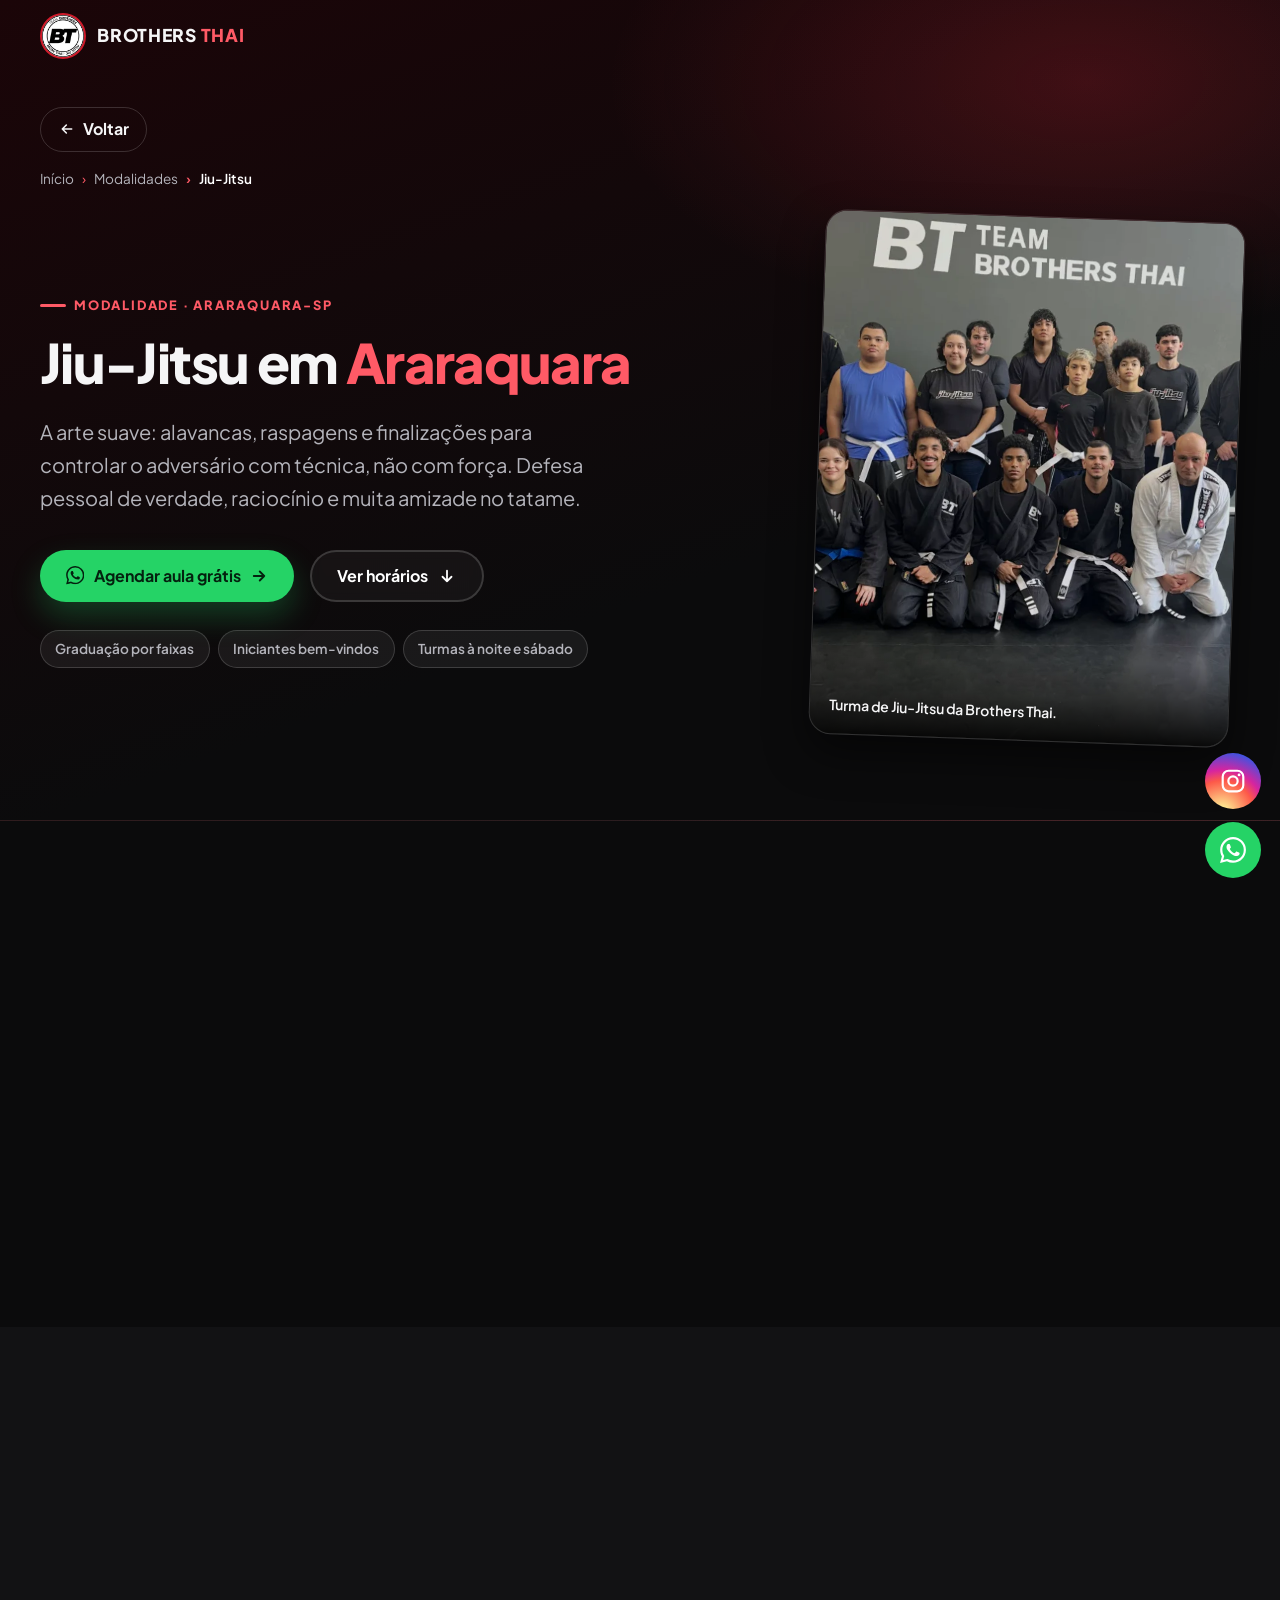
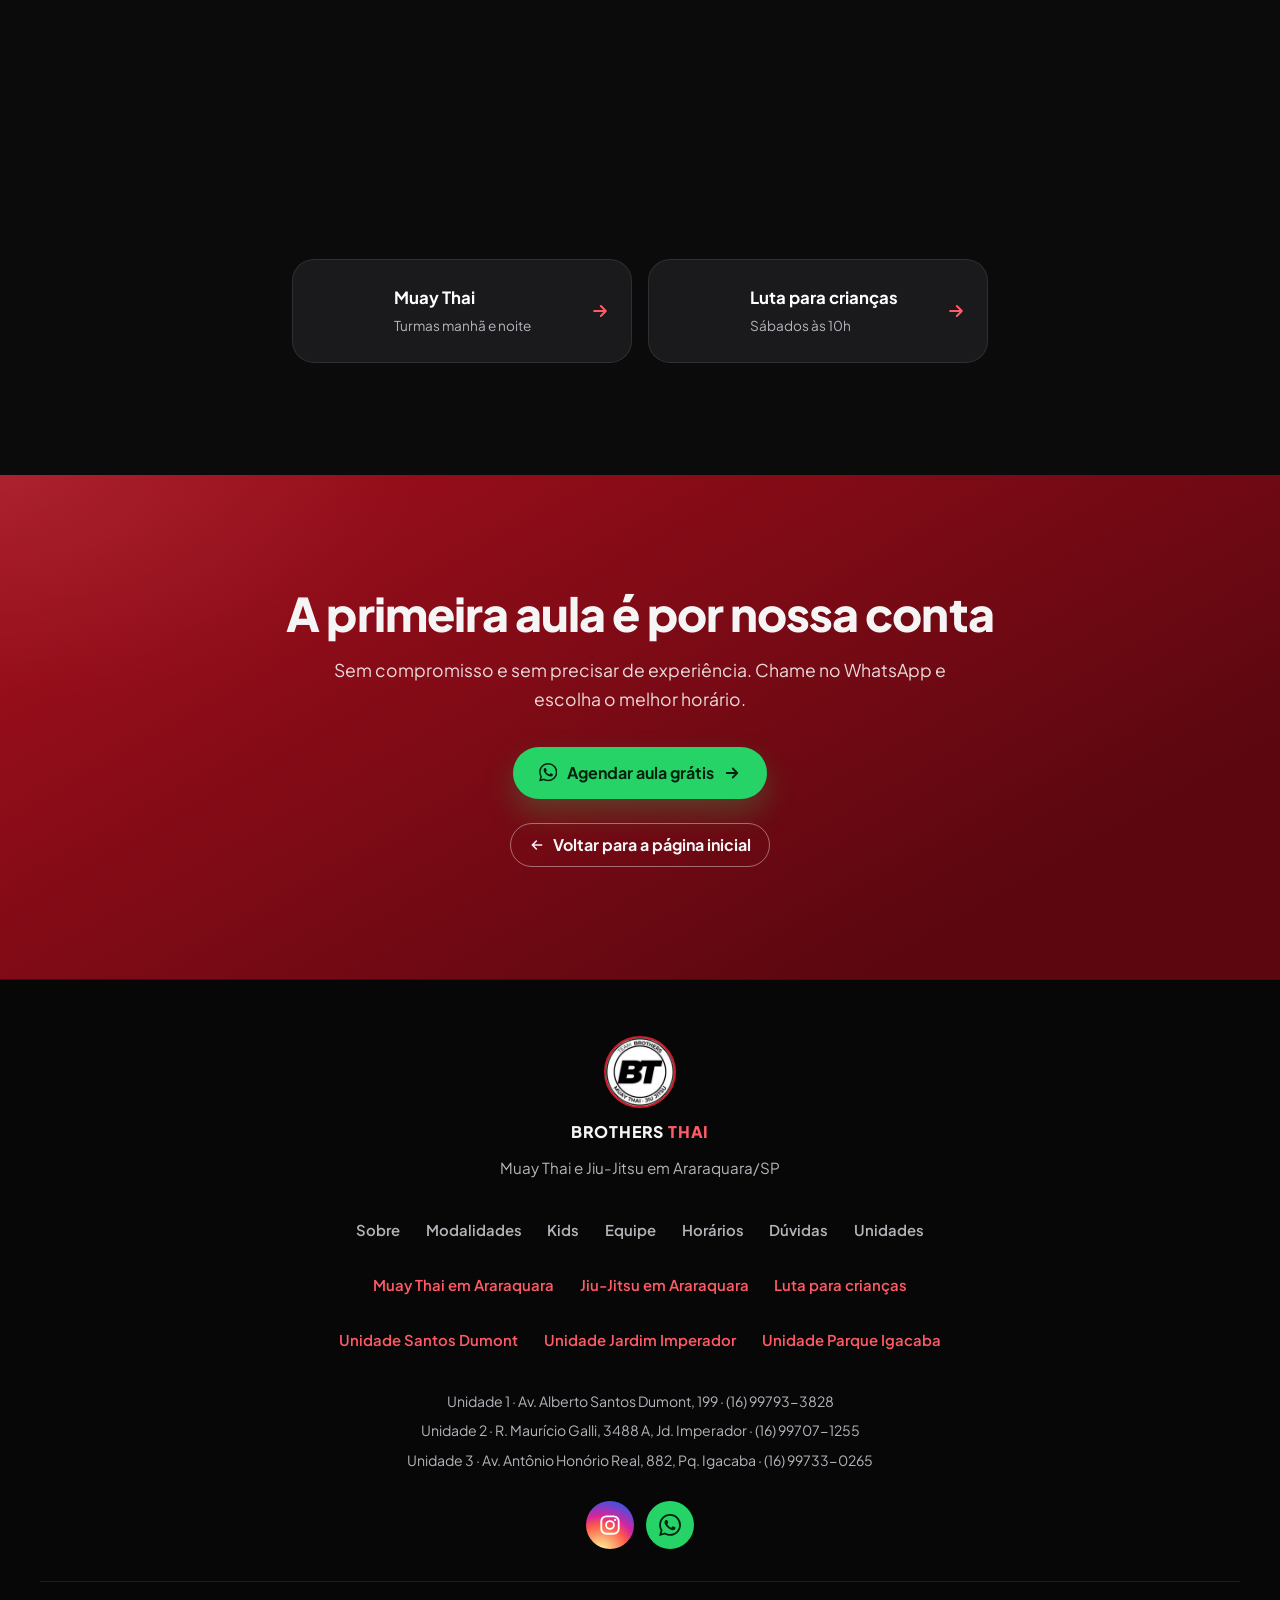
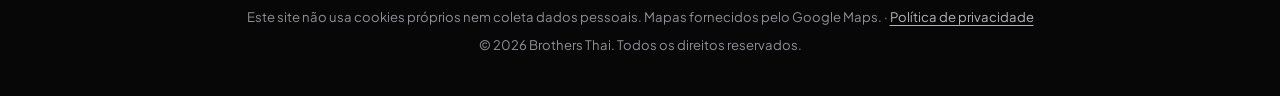
<file: jiu-jitsu-araraquara/index.html>
<!DOCTYPE html>
<html lang="pt-BR">

<head>
    <meta charset="UTF-8">
    <meta name="viewport" content="width=device-width, initial-scale=1.0, viewport-fit=cover">
    <meta http-equiv="Content-Security-Policy" content="default-src 'self'; script-src 'self' https://cloud.umami.is; style-src 'self'; font-src 'self'; img-src 'self' data:; frame-src https://www.google.com; connect-src 'self' https://cloud.umami.is https://api-gateway.umami.dev; object-src 'none'; base-uri 'self'; form-action 'none'; upgrade-insecure-requests">
    <meta name="referrer" content="strict-origin-when-cross-origin">

    <title>Jiu-Jitsu em Araraquara | Brothers Thai, 1ª aula grátis</title>
    <meta name="description" content="Aulas de Jiu-Jitsu em Araraquara para iniciantes e avançados, com graduação por faixas e mestres faixa preta. Defesa pessoal real. Agende a 1ª aula grátis.">
    <meta name="robots" content="noindex, nofollow">
    <link rel="canonical" href="https://brothersthai.netlify.app/jiu-jitsu-araraquara/">
    <meta name="theme-color" content="#0b0b0c">

    <meta name="geo.region" content="BR-SP">
    <meta name="geo.placename" content="Araraquara">

    <meta property="og:type" content="website">
    <meta property="og:locale" content="pt_BR">
    <meta property="og:site_name" content="Brothers Thai">
    <meta property="og:title" content="Jiu-Jitsu em Araraquara | Brothers Thai, 1ª aula grátis">
    <meta property="og:description" content="Aulas de Jiu-Jitsu em Araraquara para iniciantes e avançados, com graduação por faixas e mestres faixa preta. Defesa pessoal real. Agende a 1ª aula grátis.">
    <meta property="og:url" content="https://brothersthai.netlify.app/jiu-jitsu-araraquara/">
    <meta property="og:image" content="https://brothersthai.netlify.app/img/og-brothers-thai.jpg">
    <meta property="og:image:width" content="1200">
    <meta property="og:image:height" content="630">
    <meta name="twitter:card" content="summary_large_image">

    <link rel="icon" href="../img/logo-bt.webp" type="image/webp">
    <link rel="apple-touch-icon" href="../img/logo-bt.jpg">
    <link rel="manifest" href="../site.webmanifest">
    <link rel="preload" href="../fonts/plus-jakarta-sans-latin.woff2" as="font" type="font/woff2" crossorigin>
    <link rel="stylesheet" href="../styles.css">

    <script type="application/ld+json">
{
    "@context": "https://schema.org",
    "@graph": [
        {
            "@type": "WebPage",
            "@id": "https://brothersthai.netlify.app/jiu-jitsu-araraquara/#pagina",
            "url": "https://brothersthai.netlify.app/jiu-jitsu-araraquara/",
            "name": "Jiu-Jitsu em Araraquara | Brothers Thai, 1ª aula grátis",
            "description": "Aulas de Jiu-Jitsu em Araraquara para iniciantes e avançados, com graduação por faixas e mestres faixa preta. Defesa pessoal real. Agende a 1ª aula grátis.",
            "inLanguage": "pt-BR",
            "isPartOf": {
                "@id": "https://brothersthai.netlify.app/#site"
            },
            "primaryImageOfPage": "https://brothersthai.netlify.app/img/slide-jiu-1200.webp"
        },
        {
            "@type": "Service",
            "name": "Jiu-Jitsu em Araraquara",
            "serviceType": "Aulas de Jiu-Jitsu",
            "provider": {
                "@id": "https://brothersthai.netlify.app/#org"
            },
            "areaServed": {
                "@type": "City",
                "name": "Araraquara"
            },
            "url": "https://brothersthai.netlify.app/jiu-jitsu-araraquara/"
        },
        {
            "@type": "BreadcrumbList",
            "itemListElement": [
                {
                    "@type": "ListItem",
                    "position": 1,
                    "name": "Início",
                    "item": "https://brothersthai.netlify.app/"
                },
                {
                    "@type": "ListItem",
                    "position": 2,
                    "name": "Modalidades",
                    "item": "https://brothersthai.netlify.app/#modalidades"
                },
                {
                    "@type": "ListItem",
                    "position": 3,
                    "name": "Jiu-Jitsu em Araraquara",
                    "item": "https://brothersthai.netlify.app/jiu-jitsu-araraquara/"
                }
            ]
        },
        {
            "@type": "FAQPage",
            "mainEntity": [
                {
                    "@type": "Question",
                    "name": "Preciso de kimono para a primeira aula?",
                    "acceptedAnswer": {
                        "@type": "Answer",
                        "text": "Não. Na aula experimental você pode treinar com roupa de treino (camiseta e calça ou bermuda sem bolsos). Se gostar, a equipe orienta sobre o kimono."
                    }
                },
                {
                    "@type": "Question",
                    "name": "Jiu-Jitsu machuca?",
                    "acceptedAnswer": {
                        "@type": "Answer",
                        "text": "O treino é controlado: quando o colega aplica uma finalização, você \"bate\" (dá tapinhas) e ele solta na hora. O professor acompanha o rola dos iniciantes."
                    }
                },
                {
                    "@type": "Question",
                    "name": "Quanto tempo leva para trocar de faixa?",
                    "acceptedAnswer": {
                        "@type": "Answer",
                        "text": "Depende da frequência e da evolução de cada aluno. O mestre avalia técnica, presença e comportamento no tatame."
                    }
                },
                {
                    "@type": "Question",
                    "name": "Tenho mais de 40 anos, posso começar?",
                    "acceptedAnswer": {
                        "@type": "Answer",
                        "text": "Pode. Muita gente começa depois dos 40. O treino é adaptado e você controla a intensidade."
                    }
                }
            ]
        }
    ]
}
    </script>
</head>

<body>
    <a class="skip-link" href="#conteudo">Pular para o conteúdo</a>

    <!-- Ícones (sprite SVG local: sem bibliotecas externas) -->
    <svg width="0" height="0" class="sr-only" aria-hidden="true" focusable="false">
        <symbol id="i-whats" viewBox="0 0 24 24"><path d="M17.47 14.38c-.3-.15-1.76-.87-2.03-.97-.27-.1-.47-.15-.67.15-.2.3-.77.97-.94 1.16-.17.2-.35.22-.64.08-.3-.15-1.26-.47-2.39-1.48-.88-.79-1.48-1.76-1.65-2.06-.17-.3-.02-.46.13-.6.13-.14.3-.35.45-.52.15-.18.2-.3.3-.5.1-.2.05-.37-.03-.52-.07-.15-.67-1.61-.92-2.2-.24-.58-.49-.5-.67-.51h-.57c-.2 0-.52.07-.79.37-.27.3-1.04 1.02-1.04 2.48s1.07 2.88 1.21 3.07c.15.2 2.1 3.2 5.08 4.49.71.31 1.26.49 1.7.63.71.22 1.36.19 1.87.12.57-.09 1.76-.72 2-1.41.25-.7.25-1.29.17-1.41-.07-.13-.27-.2-.57-.35m-5.42 7.4h-.01a9.87 9.87 0 0 1-5.03-1.38l-.36-.21-3.74.98 1-3.65-.24-.37a9.86 9.86 0 0 1-1.51-5.26c0-5.45 4.44-9.88 9.89-9.88 2.64 0 5.12 1.03 6.99 2.9a9.83 9.83 0 0 1 2.89 6.99c0 5.45-4.44 9.88-9.88 9.88m8.41-18.3A11.82 11.82 0 0 0 12.05 0C5.5 0 .16 5.34.16 11.89c0 2.1.55 4.14 1.59 5.95L.06 24l6.3-1.65a11.88 11.88 0 0 0 5.68 1.45h.01c6.55 0 11.89-5.34 11.89-11.89a11.82 11.82 0 0 0-3.48-8.41Z"/></symbol>
        <symbol id="i-insta" viewBox="0 0 24 24"><g fill="none" stroke="currentColor" stroke-width="2"><rect x="2.5" y="2.5" width="19" height="19" rx="5.5"/><circle cx="12" cy="12" r="4.3"/></g><circle cx="17.6" cy="6.4" r="1.3"/></symbol>
        <symbol id="i-google" viewBox="0 0 24 24"><path d="M12.48 10.92v3.28h7.84c-.24 1.84-.85 3.19-1.79 4.13-1.15 1.15-2.93 2.4-6.05 2.4-4.83 0-8.6-3.89-8.6-8.72s3.77-8.72 8.6-8.72c2.6 0 4.51 1.03 5.91 2.35l2.31-2.31C18.75 1.44 16.13 0 12.48 0 5.87 0 .31 5.39.31 12s5.56 12 12.17 12c3.57 0 6.27-1.17 8.37-3.36 2.16-2.16 2.84-5.21 2.84-7.67 0-.76-.05-1.47-.17-2.05H12.48z"/></symbol>
        <symbol id="i-phone" viewBox="0 0 24 24"><path fill="none" stroke="currentColor" stroke-width="2" stroke-linecap="round" stroke-linejoin="round" d="M22 16.92v3a2 2 0 0 1-2.18 2 19.8 19.8 0 0 1-8.63-3.07 19.5 19.5 0 0 1-6-6A19.8 19.8 0 0 1 2.12 4.18 2 2 0 0 1 4.11 2h3a2 2 0 0 1 2 1.72c.13.96.36 1.9.7 2.81a2 2 0 0 1-.45 2.11L8.09 9.91a16 16 0 0 0 6 6l1.27-1.27a2 2 0 0 1 2.11-.45c.91.34 1.85.57 2.81.7A2 2 0 0 1 22 16.92z"/></symbol>
        <symbol id="i-pin" viewBox="0 0 24 24"><g fill="none" stroke="currentColor" stroke-width="2" stroke-linecap="round" stroke-linejoin="round"><path d="M20 10c0 6-8 12-8 12s-8-6-8-12a8 8 0 0 1 16 0Z"/><circle cx="12" cy="10" r="3"/></g></symbol>
        <symbol id="i-route" viewBox="0 0 24 24"><path fill="none" stroke="currentColor" stroke-width="2" stroke-linecap="round" stroke-linejoin="round" d="M3 11l19-9-9 19-2-8-8-2z"/></symbol>
        <symbol id="i-clock" viewBox="0 0 24 24"><g fill="none" stroke="currentColor" stroke-width="2" stroke-linecap="round"><circle cx="12" cy="12" r="10"/><path d="M12 6v6l4 2"/></g></symbol>
        <symbol id="i-glove" viewBox="0 0 24 24"><path fill="none" stroke="currentColor" stroke-width="2" stroke-linecap="round" stroke-linejoin="round" d="M6 13V9a6 6 0 0 1 6-6h1a5 5 0 0 1 5 5v1.5a3 3 0 0 1 2 2.83V14a6 6 0 0 1-6 6h-3a5 5 0 0 1-5-5v-2Zm0 0h7m5-3.5h-3a2 2 0 0 0-2 2V14M8 20v2h8v-2"/></symbol>
        <symbol id="i-gi" viewBox="0 0 24 24"><path fill="none" stroke="currentColor" stroke-width="2" stroke-linecap="round" stroke-linejoin="round" d="M8 3l4 6 4-6 5 3-2 5-3-1v11H8V10l-3 1-2-5 5-3Zm0 11h8m-5 0-1 4m3-4 1 4"/></symbol>
        <symbol id="i-star" viewBox="0 0 24 24"><path fill="none" stroke="currentColor" stroke-width="2" stroke-linejoin="round" d="M12 2l3.09 6.26L22 9.27l-5 4.87 1.18 6.88L12 17.77l-6.18 3.25L7 14.14 2 9.27l6.91-1.01L12 2z"/></symbol>
        <symbol id="i-users" viewBox="0 0 24 24"><g fill="none" stroke="currentColor" stroke-width="2" stroke-linecap="round"><circle cx="9" cy="7" r="3.5"/><path d="M2.5 21v-1a6.5 6.5 0 0 1 13 0v1"/><circle cx="17.5" cy="9" r="2.5"/><path d="M17 14.6a5 5 0 0 1 4.5 5V21"/></g></symbol>
        <symbol id="i-building" viewBox="0 0 24 24"><g fill="none" stroke="currentColor" stroke-width="2" stroke-linecap="round" stroke-linejoin="round"><path d="M3 21h18M5 21V7l7-4 7 4v14"/><path d="M9 21v-5h6v5M9 10h.01M15 10h.01"/></g></symbol>
        <symbol id="i-up" viewBox="0 0 24 24"><path fill="none" stroke="currentColor" stroke-width="2.4" stroke-linecap="round" stroke-linejoin="round" d="M18 15l-6-6-6 6"/></symbol>
    </svg>

    <header class="header" id="main-header">
        <div class="container header-inner">
            <a href="../#inicio" class="logo" aria-label="Brothers Thai - início">
                <img src="../img/logo-bt.webp" alt="" width="46" height="46">
                <span>BROTHERS <span class="hl">THAI</span></span>
            </a>

            <button class="menu-toggle" id="mobile-menu" aria-label="Abrir menu" aria-expanded="false" aria-controls="nav-menu">
                <span></span><span></span><span></span>
            </button>

            <nav class="nav" id="nav-menu" aria-label="Menu principal">
                <a href="../#sobre">Sobre</a>
                <a href="../#modalidades">Modalidades</a>
                <a href="../#kids">Kids</a>
                <a href="../#equipe">Equipe</a>
                <a href="../#horarios">Horários</a>
                <a href="../#avaliacoes">Avaliações</a>
                <a href="../#unidades">Unidades</a>
                <a href="../#como-comecar" class="nav-highlight"><span class="dot" aria-hidden="true"></span>Aula experimental</a>
                <a href="https://wa.me/5516997649205?text=Ol%C3%A1!%20Vim%20pelo%20site%20e%20quero%20agendar%20uma%20aula%20experimental." class="btn-solid btn-sm nav-cta" target="_blank" rel="noopener noreferrer">Agendar</a>
            </nav>
        </div>
    </header>

    <main id="conteudo">

        <!-- TOPO DA PÁGINA -->
        <section class="page-hero" aria-labelledby="page-title">
            <div class="container">
                <a href="../#modalidades" class="back-link">Voltar</a>

                <nav class="breadcrumb" aria-label="Você está em">
                    <ol>
                        <li><a href="../">Início</a></li>
                        <li><a href="../#modalidades">Modalidades</a></li>
                        <li aria-current="page">Jiu-Jitsu</li>
                    </ol>
                </nav>

                <div class="page-hero-grid">
                    <div class="page-hero-text">
                        <p class="eyebrow">Modalidade · Araraquara-SP</p>
                        <h1 id="page-title">Jiu-Jitsu em <span class="hl">Araraquara</span></h1>
                        <p class="hero-text">A arte suave: alavancas, raspagens e finalizações para controlar o adversário com técnica, não com força. Defesa pessoal de verdade, raciocínio e muita amizade no tatame.</p>
                        <div class="hero-actions">
                            <a href="https://wa.me/5516997649205?text=Ol%C3%A1!%20Vim%20pelo%20site%20e%20quero%20agendar%20uma%20aula%20gr%C3%A1tis%20de%20Jiu-Jitsu." class="btn-whats btn-pulse" target="_blank" rel="noopener noreferrer">
                                <svg class="icon" aria-hidden="true"><use href="#i-whats"/></svg>
                                Agendar aula grátis
                            </a>
                            <a href="#horarios" class="btn-ghost">Ver horários</a>
                        </div>
                        <ul class="hero-badges" aria-label="Destaques">
                            <li>Graduação por faixas</li>
                            <li>Iniciantes bem-vindos</li>
                            <li>Turmas à noite e sábado</li>
                        </ul>
                    </div>
                    <figure class="page-hero-media">
                        <img src="../img/slide-jiu-600.webp" srcset="../img/slide-jiu-600.webp 600w, ../img/slide-jiu-900.webp 900w, ../img/slide-jiu-1200.webp 1200w" sizes="(min-width: 993px) 420px, 90vw" alt="Turma de Jiu-Jitsu da Brothers Thai de kimono em Araraquara" width="1200" height="1500" fetchpriority="high">
                        <figcaption>Turma de Jiu-Jitsu da Brothers Thai.</figcaption>
                    </figure>
                </div>
            </div>
        </section>

        <!-- O QUE É -->
        <section class="section-dark" aria-labelledby="oque-title">
            <div class="container container-narrow prose reveal">
                <p class="eyebrow">A modalidade</p>
                <h2 id="oque-title" class="section-title">O que é o Jiu-Jitsu?</h2>
                <p>O Jiu-Jitsu é uma luta de <strong>solo e agarre</strong>: em vez de golpes, usa alavancas, imobilizações, chaves e estrangulamentos. Por isso uma pessoa menor consegue controlar alguém maior com a técnica certa.</p>
                <p>Na Brothers Thai a aula tem aquecimento, <strong>técnica do dia</strong> e treino livre (rola), sempre com o professor ajustando os detalhes. A evolução é marcada pelas <strong>faixas</strong>.</p>
            </div>
        </section>

        <!-- PARA QUEM É -->
        <section class="section-tint" aria-labelledby="para-quem-title">
            <div class="container split-layout">
                <div class="reveal">
                    <p class="eyebrow">Benefícios</p>
                    <h2 id="para-quem-title" class="section-title">Para quem é</h2>
                    <ul class="check-list">
                        <li><span>Quem quer aprender defesa pessoal que funciona</span></li>
                        <li><span>Quem prefere luta sem socos e chutes</span></li>
                        <li><span>Quem quer um treino que exercita corpo e mente</span></li>
                        <li><span>Quem quer competir e subir de faixa</span></li>
                    </ul>
                    <p class="note">Não importa o tamanho nem a idade: o Jiu-Jitsu foi feito para quem tem menos força vencer com técnica.</p>
                </div>
                <div class="card-grid reveal reveal-d1">
                    <article class="info-card">
                        <h3>Defesa pessoal</h3>
                        <p>Saber sair de agarrões e <strong>controlar uma situação</strong> sem precisar bater.</p>
                    </article>
                    <article class="info-card">
                        <h3>Xadrez humano</h3>
                        <p>Cada posição é um raciocínio: treina <strong>foco, paciência e estratégia</strong>.</p>
                    </article>
                    <article class="info-card">
                        <h3>Faixas</h3>
                        <p>Graduação branca → azul → roxa → marrom → preta, com <strong>metas claras</strong>.</p>
                    </article>
                </div>
            </div>
        </section>

        <!-- PRIMEIRA AULA -->
        <section class="section-dark" aria-labelledby="passos-title">
            <div class="container">
                <div class="section-head reveal">
                    <p class="eyebrow">1ª aula grátis</p>
                    <h2 id="passos-title" class="section-title">Comece em <span class="hl">3 passos</span></h2>
                </div>
                <ol class="journey">
                    <li class="journey-step reveal">
                        <span class="journey-num" aria-hidden="true">1</span>
                        <div class="journey-card">
                            <h3>Chame no WhatsApp</h3>
                            <p>Diga que quer treinar Jiu-Jitsu e a unidade mais perto de você.</p>
                        </div>
                    </li>
                    <li class="journey-step reveal reveal-d1">
                        <span class="journey-num" aria-hidden="true">2</span>
                        <div class="journey-card">
                            <h3>Faça a aula grátis</h3>
                            <p>Venha com roupa confortável e água. O professor adapta o treino ao nível.</p>
                        </div>
                    </li>
                    <li class="journey-step reveal reveal-d2">
                        <span class="journey-num" aria-hidden="true">3</span>
                        <div class="journey-card">
                            <h3>Escolha o plano</h3>
                            <p>Gostou? A equipe monta o melhor horário e plano para a sua rotina.</p>
                        </div>
                    </li>
                </ol>
            </div>
        </section>

        <!-- HORÁRIOS -->
        <section id="horarios" class="section-tint" aria-labelledby="horarios-title">
            <div class="container">
                <div class="section-head reveal">
                    <p class="eyebrow">Horários</p>
                    <h2 id="horarios-title" class="section-title">Horários de <span class="hl">Jiu-Jitsu</span></h2>
                    <p class="section-sub">Mesma grade nas 3 unidades. <a class="text-link" href="../#horarios">Ver a grade completa</a>.</p>
                </div>
                <div class="hours-grid hours-grid-single reveal">
                    <article class="hours-card">
                        <header class="hours-head">
                            <span class="hours-ico"><svg class="icon" aria-hidden="true"><use href="#i-gi"/></svg></span>
                            <div>
                                <h3>Jiu-Jitsu</h3>
                                <small>5 aulas por semana</small>
                            </div>
                        </header>
                        <ol class="week-strip" aria-label="Dias com aula de Jiu-Jitsu">
                            <li data-day="1" class="on" title="Segunda"><span class="sr-only">Segunda: tem aula</span><span aria-hidden="true">S</span></li><li data-day="2" class="on" title="Terça"><span class="sr-only">Terça: tem aula</span><span aria-hidden="true">T</span></li><li data-day="3" class="on" title="Quarta"><span class="sr-only">Quarta: tem aula</span><span aria-hidden="true">Q</span></li><li data-day="4" class="on" title="Quinta"><span class="sr-only">Quinta: tem aula</span><span aria-hidden="true">Q</span></li><li data-day="5" title="Sexta"><span class="sr-only">Sexta: sem aula</span><span aria-hidden="true">S</span></li><li data-day="6" class="on" title="Sábado"><span class="sr-only">Sábado: tem aula</span><span aria-hidden="true">S</span></li>
                        </ol>
                        <ul class="hours-rows">
                            <li>
                                <span class="hr-day"><strong>Ter e Qui</strong><small>Noite</small></span>
                                <span class="hr-times"><b>20h</b></span>
                            </li>
                            <li>
                                <span class="hr-day"><strong>Seg e Qua</strong><small>Noite</small></span>
                                <span class="hr-times"><b>21h</b></span>
                            </li>
                            <li>
                                <span class="hr-day"><strong>Sábado</strong><small>Tarde</small></span>
                                <span class="hr-times"><b>16h</b></span>
                            </li>
                        </ul>
                    </article>
                </div>
            </div>
        </section>

        <!-- PROFESSORES -->
        <section class="section-dark" aria-labelledby="team-title">
            <div class="container">
                <div class="section-head reveal">
                    <p class="eyebrow">Quem ensina</p>
                    <h2 id="team-title" class="section-title">Mestres de <span class="hl">Jiu-Jitsu</span></h2>
                </div>
                <div class="team-grid">
                    <article class="team-card reveal">
                        <div class="team-photo">
                            <img src="../img/mestre-rafael.webp" alt="Mestre Rafael, mestre de Jiu-Jitsu da Brothers Thai em Araraquara" width="480" height="480" loading="lazy">
                        </div>
                        <div class="team-body">
                            <h3>Mestre Rafael</h3>
                            <p>Unidades 1 e 2</p>
                        </div>
                    </article>
                    <article class="team-card reveal">
                        <div class="team-photo">
                            <img src="../img/mestre-mutante.webp" alt="Mestre Mutante, mestre de Jiu-Jitsu da Brothers Thai em Araraquara" width="480" height="480" loading="lazy">
                        </div>
                        <div class="team-body">
                            <h3>Mestre Mutante</h3>
                            <p>Unidade 3 · Pq. Igacaba</p>
                        </div>
                    </article>
                </div>
            </div>
        </section>

        <!-- DÚVIDAS -->
        <section class="section-tint" aria-labelledby="faq-title">
            <div class="container">
                <div class="section-head reveal">
                    <p class="eyebrow">Dúvidas</p>
                    <h2 id="faq-title" class="section-title">Perguntas sobre Jiu-Jitsu</h2>
                </div>
                <div class="faq reveal">
                    <details>
                        <summary>Preciso de kimono para a primeira aula?</summary>
                        <div class="faq-body"><p>Não. Na aula experimental você pode treinar com roupa de treino (camiseta e calça ou bermuda sem bolsos). Se gostar, a equipe orienta sobre o kimono.</p></div>
                    </details>
                    <details>
                        <summary>Jiu-Jitsu machuca?</summary>
                        <div class="faq-body"><p>O treino é controlado: quando o colega aplica uma finalização, você "bate" (dá tapinhas) e ele solta na hora. O professor acompanha o rola dos iniciantes.</p></div>
                    </details>
                    <details>
                        <summary>Quanto tempo leva para trocar de faixa?</summary>
                        <div class="faq-body"><p>Depende da frequência e da evolução de cada aluno. O mestre avalia técnica, presença e comportamento no tatame.</p></div>
                    </details>
                    <details>
                        <summary>Tenho mais de 40 anos, posso começar?</summary>
                        <div class="faq-body"><p>Pode. Muita gente começa depois dos 40. O treino é adaptado e você controla a intensidade.</p></div>
                    </details>
                </div>
            </div>
        </section>

        <!-- VEJA TAMBÉM -->
        <section class="section-dark" aria-labelledby="related-title">
            <div class="container">
                <div class="section-head reveal">
                    <p class="eyebrow">Veja também</p>
                    <h2 id="related-title" class="section-title">Outras aulas na Brothers Thai</h2>
                </div>
                <ul class="related-grid">
                    <li>
                        <a href="../muay-thai-araraquara/" class="related-card">
                            <img src="../img/slide-muaythai-600.webp" alt="" width="64" height="64" loading="lazy">
                            <span><strong>Muay Thai</strong><small>Turmas manhã e noite</small></span>
                        </a>
                    </li>
                    <li>
                        <a href="../luta-infantil-araraquara/" class="related-card">
                            <img src="../img/kids-600.webp" alt="" width="64" height="64" loading="lazy">
                            <span><strong>Luta para crianças</strong><small>Sábados às 10h</small></span>
                        </a>
                    </li>
                </ul>
            </div>
        </section>

        <!-- CHAMADA FINAL -->
        <section class="section-red cta-band" aria-labelledby="cta-title">
            <div class="container">
                <h2 id="cta-title" class="section-title">A primeira aula é por nossa conta</h2>
                <p class="section-sub">Sem compromisso e sem precisar de experiência. Chame no WhatsApp e escolha o melhor horário.</p>
                <div class="section-actions">
                    <a href="https://wa.me/5516997649205?text=Ol%C3%A1!%20Vim%20pelo%20site%20e%20quero%20agendar%20uma%20aula%20gr%C3%A1tis%20de%20Jiu-Jitsu." class="btn-whats btn-pulse" target="_blank" rel="noopener noreferrer">
                        <svg class="icon" aria-hidden="true"><use href="#i-whats"/></svg>
                        Agendar aula grátis
                    </a>
                </div>
                <a href="../#modalidades" class="back-link">Voltar para a página inicial</a>
            </div>
        </section>
    </main>

    <footer class="footer">
        <div class="container">
            <a href="../#inicio" class="footer-logo" aria-label="Brothers Thai - voltar ao início">
                <img src="../img/logo-bt.webp" alt="" width="72" height="72" loading="lazy">
                <span>BROTHERS <span class="hl">THAI</span></span>
            </a>
            <p class="footer-tagline">Muay Thai e Jiu-Jitsu em Araraquara/SP</p>

            <nav class="footer-nav" aria-label="Rodapé">
                <a href="../#sobre">Sobre</a>
                <a href="../#modalidades">Modalidades</a>
                <a href="../#kids">Kids</a>
                <a href="../#equipe">Equipe</a>
                <a href="../#horarios">Horários</a>
                <a href="../#duvidas">Dúvidas</a>
                <a href="../#unidades">Unidades</a>
            </nav>
            <nav class="footer-nav footer-pages" aria-label="Aulas">
                <a href="../muay-thai-araraquara/">Muay Thai em Araraquara</a>
                <a href="../jiu-jitsu-araraquara/">Jiu-Jitsu em Araraquara</a>
                <a href="../luta-infantil-araraquara/">Luta para crianças</a>
            </nav>
            <nav class="footer-nav footer-pages" aria-label="Unidades">
                <a href="../unidade-santos-dumont-araraquara/">Unidade Santos Dumont</a>
                <a href="../unidade-jardim-imperador-araraquara/">Unidade Jardim Imperador</a>
                <a href="../unidade-parque-igacaba-araraquara/">Unidade Parque Igacaba</a>
            </nav>

            <address class="footer-units">
                <span>Unidade 1 · Av. Alberto Santos Dumont, 199 · (16) 99793-3828</span>
                <span>Unidade 2 · R. Maurício Galli, 3488 A, Jd. Imperador · (16) 99707-1255</span>
                <span>Unidade 3 · Av. Antônio Honório Real, 882, Pq. Igacaba · (16) 99733-0265</span>
            </address>

            <div class="footer-social">
                <a href="https://www.instagram.com/brothers_thai_team/" class="social-btn insta-bg" target="_blank" rel="noopener noreferrer" aria-label="Instagram da Brothers Thai"><svg class="icon" aria-hidden="true"><use href="#i-insta"/></svg></a>
                <a href="https://wa.me/5516997649205?text=Ol%C3%A1!%20Vim%20pelo%20site." class="social-btn whats-bg" target="_blank" rel="noopener noreferrer" aria-label="WhatsApp da Brothers Thai"><svg class="icon" aria-hidden="true"><use href="#i-whats"/></svg></a>
            </div>

            <div class="footer-legal">
                <p>Este site não usa cookies próprios nem coleta dados pessoais. Mapas fornecidos pelo Google Maps. · <a href="../politica-de-privacidade/">Política de privacidade</a></p>
                <p>© <span id="year">2026</span> Brothers Thai. Todos os direitos reservados.</p>
            </div>
        </div>
    </footer>

    <div class="floating-buttons">
        <button type="button" class="float-btn back-to-top" id="back-to-top" aria-label="Voltar ao topo"><svg class="icon" aria-hidden="true"><use href="#i-up"/></svg></button>
        <a href="https://www.instagram.com/brothers_thai_team/" class="float-btn insta-bg" target="_blank" rel="noopener noreferrer" aria-label="Instagram da Brothers Thai"><svg class="icon" aria-hidden="true"><use href="#i-insta"/></svg></a>
        <a href="https://wa.me/5516997649205?text=Ol%C3%A1!%20Vim%20pelo%20site%20e%20quero%20agendar%20uma%20aula%20experimental." class="float-btn whats-bg" target="_blank" rel="noopener noreferrer" aria-label="Agendar pelo WhatsApp"><svg class="icon" aria-hidden="true"><use href="#i-whats"/></svg></a>
    </div>
    <div class="mobile-cta">
        <a href="https://www.instagram.com/brothers_thai_team/" class="m-insta" target="_blank" rel="noopener noreferrer"><svg class="icon" aria-hidden="true"><use href="#i-insta"/></svg> Instagram</a>
        <a href="https://wa.me/5516997649205?text=Ol%C3%A1!%20Vim%20pelo%20site%20e%20quero%20agendar%20uma%20aula%20experimental." class="m-whats" target="_blank" rel="noopener noreferrer"><svg class="icon" aria-hidden="true"><use href="#i-whats"/></svg> Agendar aula</a>
    </div>

    <script src="../script.js" defer></script>
</body>

</html>
</file>
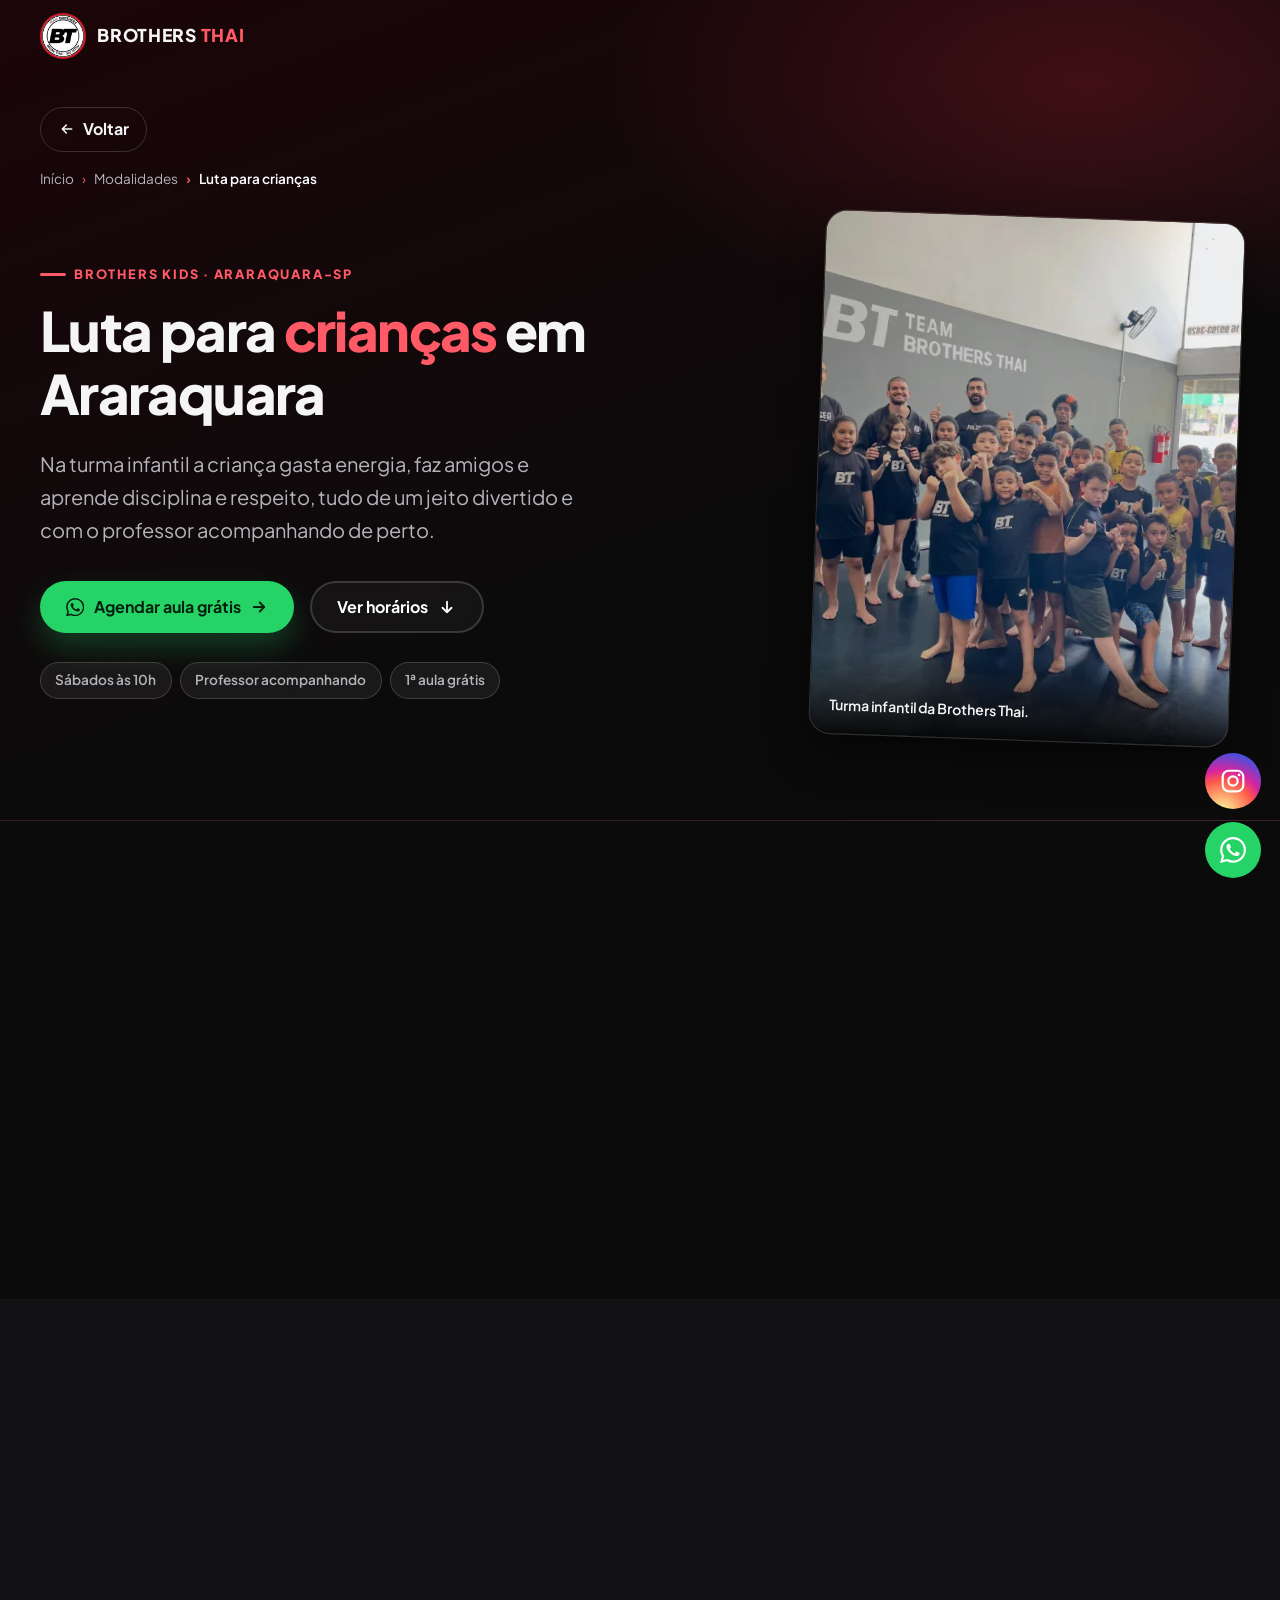
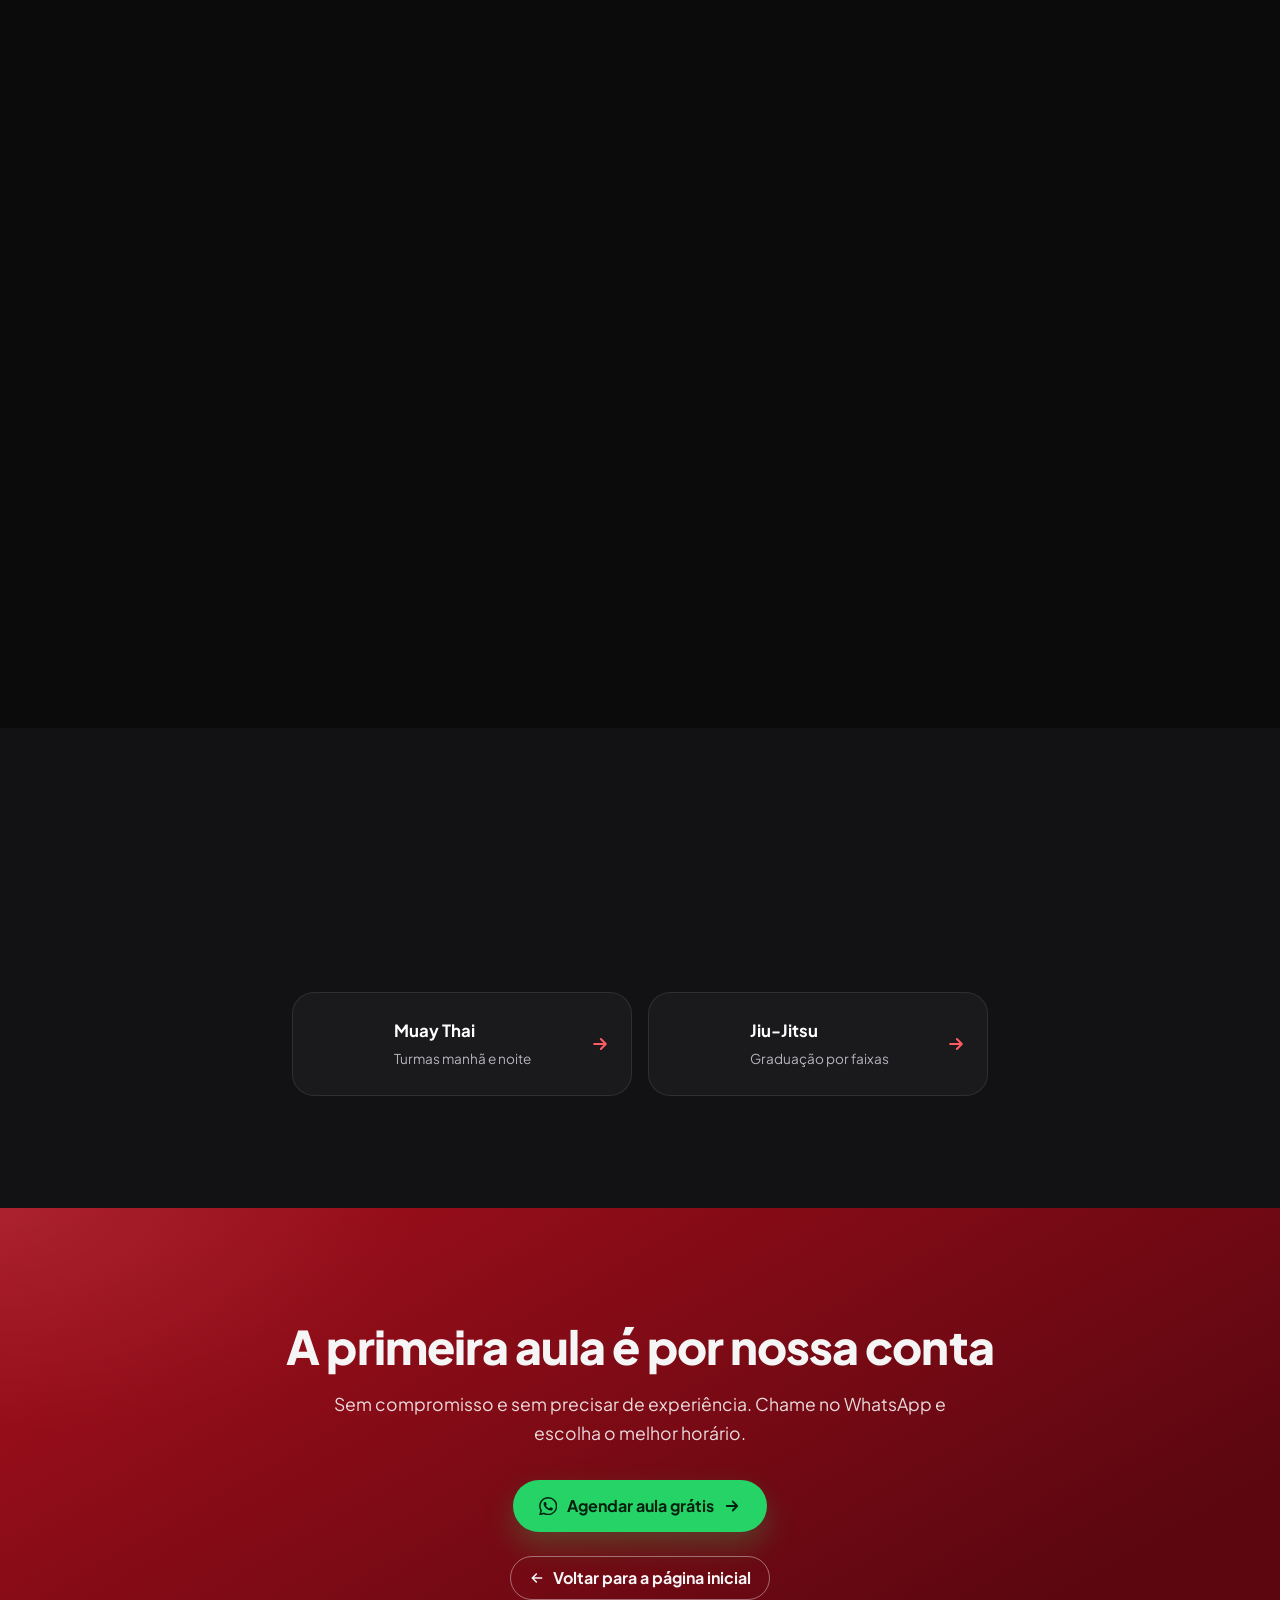
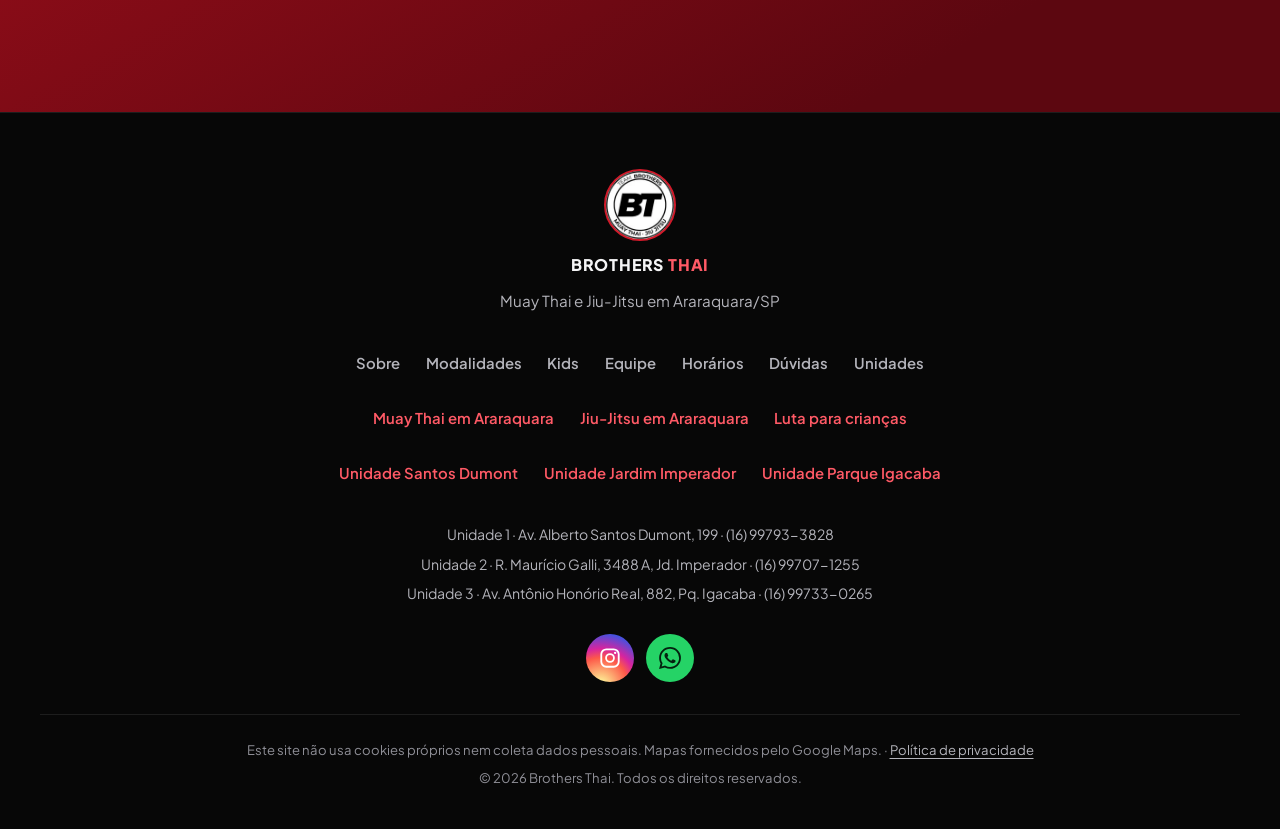
<file: luta-infantil-araraquara/index.html>
<!DOCTYPE html>
<html lang="pt-BR">

<head>
    <meta charset="UTF-8">
    <meta name="viewport" content="width=device-width, initial-scale=1.0, viewport-fit=cover">
    <meta http-equiv="Content-Security-Policy" content="default-src 'self'; script-src 'self' https://cloud.umami.is; style-src 'self'; font-src 'self'; img-src 'self' data:; frame-src https://www.google.com; connect-src 'self' https://cloud.umami.is https://api-gateway.umami.dev; object-src 'none'; base-uri 'self'; form-action 'none'; upgrade-insecure-requests">
    <meta name="referrer" content="strict-origin-when-cross-origin">

    <title>Luta para crianças em Araraquara | Brothers Kids</title>
    <meta name="description" content="Aula de luta para crianças em Araraquara aos sábados às 10h. Disciplina, foco, respeito e confiança contra o bullying, com professor acompanhando. 1ª aula grátis.">
    <meta name="robots" content="noindex, nofollow">
    <link rel="canonical" href="https://brothersthai.netlify.app/luta-infantil-araraquara/">
    <meta name="theme-color" content="#0b0b0c">

    <meta name="geo.region" content="BR-SP">
    <meta name="geo.placename" content="Araraquara">

    <meta property="og:type" content="website">
    <meta property="og:locale" content="pt_BR">
    <meta property="og:site_name" content="Brothers Thai">
    <meta property="og:title" content="Luta para crianças em Araraquara | Brothers Kids">
    <meta property="og:description" content="Aula de luta para crianças em Araraquara aos sábados às 10h. Disciplina, foco, respeito e confiança contra o bullying, com professor acompanhando. 1ª aula grátis.">
    <meta property="og:url" content="https://brothersthai.netlify.app/luta-infantil-araraquara/">
    <meta property="og:image" content="https://brothersthai.netlify.app/img/og-brothers-thai.jpg">
    <meta property="og:image:width" content="1200">
    <meta property="og:image:height" content="630">
    <meta name="twitter:card" content="summary_large_image">

    <link rel="icon" href="../img/logo-bt.webp" type="image/webp">
    <link rel="apple-touch-icon" href="../img/logo-bt.jpg">
    <link rel="manifest" href="../site.webmanifest">
    <link rel="preload" href="../fonts/plus-jakarta-sans-latin.woff2" as="font" type="font/woff2" crossorigin>
    <link rel="stylesheet" href="../styles.css">

    <script type="application/ld+json">
{
    "@context": "https://schema.org",
    "@graph": [
        {
            "@type": "WebPage",
            "@id": "https://brothersthai.netlify.app/luta-infantil-araraquara/#pagina",
            "url": "https://brothersthai.netlify.app/luta-infantil-araraquara/",
            "name": "Luta para crianças em Araraquara | Brothers Kids",
            "description": "Aula de luta para crianças em Araraquara aos sábados às 10h. Disciplina, foco, respeito e confiança contra o bullying, com professor acompanhando. 1ª aula grátis.",
            "inLanguage": "pt-BR",
            "isPartOf": {
                "@id": "https://brothersthai.netlify.app/#site"
            },
            "primaryImageOfPage": "https://brothersthai.netlify.app/img/kids-900.webp"
        },
        {
            "@type": "Service",
            "name": "Luta para crianças em Araraquara",
            "serviceType": "Aulas de luta para crianças",
            "provider": {
                "@id": "https://brothersthai.netlify.app/#org"
            },
            "areaServed": {
                "@type": "City",
                "name": "Araraquara"
            },
            "url": "https://brothersthai.netlify.app/luta-infantil-araraquara/"
        },
        {
            "@type": "BreadcrumbList",
            "itemListElement": [
                {
                    "@type": "ListItem",
                    "position": 1,
                    "name": "Início",
                    "item": "https://brothersthai.netlify.app/"
                },
                {
                    "@type": "ListItem",
                    "position": 2,
                    "name": "Modalidades",
                    "item": "https://brothersthai.netlify.app/#modalidades"
                },
                {
                    "@type": "ListItem",
                    "position": 3,
                    "name": "Luta para crianças em Araraquara",
                    "item": "https://brothersthai.netlify.app/luta-infantil-araraquara/"
                }
            ]
        },
        {
            "@type": "FAQPage",
            "mainEntity": [
                {
                    "@type": "Question",
                    "name": "Com quantos anos a criança pode começar?",
                    "acceptedAnswer": {
                        "@type": "Answer",
                        "text": "A idade mínima e a divisão das turmas são confirmadas pela equipe. Chame no WhatsApp com a idade do seu filho que a gente orienta."
                    }
                },
                {
                    "@type": "Question",
                    "name": "Luta deixa a criança agressiva?",
                    "acceptedAnswer": {
                        "@type": "Answer",
                        "text": "É o contrário: a criança aprende a controlar a força, respeitar regras e o colega, e a usar a técnica só para se defender."
                    }
                },
                {
                    "@type": "Question",
                    "name": "Meu filho é tímido, vai se adaptar?",
                    "acceptedAnswer": {
                        "@type": "Answer",
                        "text": "A turma é acolhedora e a aula começa com brincadeiras. Crianças tímidas costumam ganhar confiança rápido no tatame."
                    }
                },
                {
                    "@type": "Question",
                    "name": "O que a criança precisa levar?",
                    "acceptedAnswer": {
                        "@type": "Answer",
                        "text": "Roupa confortável e garrafa de água. Equipamentos podem ficar para depois que ela decidir continuar."
                    }
                }
            ]
        }
    ]
}
    </script>
</head>

<body>
    <a class="skip-link" href="#conteudo">Pular para o conteúdo</a>

    <!-- Ícones (sprite SVG local: sem bibliotecas externas) -->
    <svg width="0" height="0" class="sr-only" aria-hidden="true" focusable="false">
        <symbol id="i-whats" viewBox="0 0 24 24"><path d="M17.47 14.38c-.3-.15-1.76-.87-2.03-.97-.27-.1-.47-.15-.67.15-.2.3-.77.97-.94 1.16-.17.2-.35.22-.64.08-.3-.15-1.26-.47-2.39-1.48-.88-.79-1.48-1.76-1.65-2.06-.17-.3-.02-.46.13-.6.13-.14.3-.35.45-.52.15-.18.2-.3.3-.5.1-.2.05-.37-.03-.52-.07-.15-.67-1.61-.92-2.2-.24-.58-.49-.5-.67-.51h-.57c-.2 0-.52.07-.79.37-.27.3-1.04 1.02-1.04 2.48s1.07 2.88 1.21 3.07c.15.2 2.1 3.2 5.08 4.49.71.31 1.26.49 1.7.63.71.22 1.36.19 1.87.12.57-.09 1.76-.72 2-1.41.25-.7.25-1.29.17-1.41-.07-.13-.27-.2-.57-.35m-5.42 7.4h-.01a9.87 9.87 0 0 1-5.03-1.38l-.36-.21-3.74.98 1-3.65-.24-.37a9.86 9.86 0 0 1-1.51-5.26c0-5.45 4.44-9.88 9.89-9.88 2.64 0 5.12 1.03 6.99 2.9a9.83 9.83 0 0 1 2.89 6.99c0 5.45-4.44 9.88-9.88 9.88m8.41-18.3A11.82 11.82 0 0 0 12.05 0C5.5 0 .16 5.34.16 11.89c0 2.1.55 4.14 1.59 5.95L.06 24l6.3-1.65a11.88 11.88 0 0 0 5.68 1.45h.01c6.55 0 11.89-5.34 11.89-11.89a11.82 11.82 0 0 0-3.48-8.41Z"/></symbol>
        <symbol id="i-insta" viewBox="0 0 24 24"><g fill="none" stroke="currentColor" stroke-width="2"><rect x="2.5" y="2.5" width="19" height="19" rx="5.5"/><circle cx="12" cy="12" r="4.3"/></g><circle cx="17.6" cy="6.4" r="1.3"/></symbol>
        <symbol id="i-google" viewBox="0 0 24 24"><path d="M12.48 10.92v3.28h7.84c-.24 1.84-.85 3.19-1.79 4.13-1.15 1.15-2.93 2.4-6.05 2.4-4.83 0-8.6-3.89-8.6-8.72s3.77-8.72 8.6-8.72c2.6 0 4.51 1.03 5.91 2.35l2.31-2.31C18.75 1.44 16.13 0 12.48 0 5.87 0 .31 5.39.31 12s5.56 12 12.17 12c3.57 0 6.27-1.17 8.37-3.36 2.16-2.16 2.84-5.21 2.84-7.67 0-.76-.05-1.47-.17-2.05H12.48z"/></symbol>
        <symbol id="i-phone" viewBox="0 0 24 24"><path fill="none" stroke="currentColor" stroke-width="2" stroke-linecap="round" stroke-linejoin="round" d="M22 16.92v3a2 2 0 0 1-2.18 2 19.8 19.8 0 0 1-8.63-3.07 19.5 19.5 0 0 1-6-6A19.8 19.8 0 0 1 2.12 4.18 2 2 0 0 1 4.11 2h3a2 2 0 0 1 2 1.72c.13.96.36 1.9.7 2.81a2 2 0 0 1-.45 2.11L8.09 9.91a16 16 0 0 0 6 6l1.27-1.27a2 2 0 0 1 2.11-.45c.91.34 1.85.57 2.81.7A2 2 0 0 1 22 16.92z"/></symbol>
        <symbol id="i-pin" viewBox="0 0 24 24"><g fill="none" stroke="currentColor" stroke-width="2" stroke-linecap="round" stroke-linejoin="round"><path d="M20 10c0 6-8 12-8 12s-8-6-8-12a8 8 0 0 1 16 0Z"/><circle cx="12" cy="10" r="3"/></g></symbol>
        <symbol id="i-route" viewBox="0 0 24 24"><path fill="none" stroke="currentColor" stroke-width="2" stroke-linecap="round" stroke-linejoin="round" d="M3 11l19-9-9 19-2-8-8-2z"/></symbol>
        <symbol id="i-clock" viewBox="0 0 24 24"><g fill="none" stroke="currentColor" stroke-width="2" stroke-linecap="round"><circle cx="12" cy="12" r="10"/><path d="M12 6v6l4 2"/></g></symbol>
        <symbol id="i-glove" viewBox="0 0 24 24"><path fill="none" stroke="currentColor" stroke-width="2" stroke-linecap="round" stroke-linejoin="round" d="M6 13V9a6 6 0 0 1 6-6h1a5 5 0 0 1 5 5v1.5a3 3 0 0 1 2 2.83V14a6 6 0 0 1-6 6h-3a5 5 0 0 1-5-5v-2Zm0 0h7m5-3.5h-3a2 2 0 0 0-2 2V14M8 20v2h8v-2"/></symbol>
        <symbol id="i-gi" viewBox="0 0 24 24"><path fill="none" stroke="currentColor" stroke-width="2" stroke-linecap="round" stroke-linejoin="round" d="M8 3l4 6 4-6 5 3-2 5-3-1v11H8V10l-3 1-2-5 5-3Zm0 11h8m-5 0-1 4m3-4 1 4"/></symbol>
        <symbol id="i-star" viewBox="0 0 24 24"><path fill="none" stroke="currentColor" stroke-width="2" stroke-linejoin="round" d="M12 2l3.09 6.26L22 9.27l-5 4.87 1.18 6.88L12 17.77l-6.18 3.25L7 14.14 2 9.27l6.91-1.01L12 2z"/></symbol>
        <symbol id="i-users" viewBox="0 0 24 24"><g fill="none" stroke="currentColor" stroke-width="2" stroke-linecap="round"><circle cx="9" cy="7" r="3.5"/><path d="M2.5 21v-1a6.5 6.5 0 0 1 13 0v1"/><circle cx="17.5" cy="9" r="2.5"/><path d="M17 14.6a5 5 0 0 1 4.5 5V21"/></g></symbol>
        <symbol id="i-building" viewBox="0 0 24 24"><g fill="none" stroke="currentColor" stroke-width="2" stroke-linecap="round" stroke-linejoin="round"><path d="M3 21h18M5 21V7l7-4 7 4v14"/><path d="M9 21v-5h6v5M9 10h.01M15 10h.01"/></g></symbol>
        <symbol id="i-up" viewBox="0 0 24 24"><path fill="none" stroke="currentColor" stroke-width="2.4" stroke-linecap="round" stroke-linejoin="round" d="M18 15l-6-6-6 6"/></symbol>
    </svg>

    <header class="header" id="main-header">
        <div class="container header-inner">
            <a href="../#inicio" class="logo" aria-label="Brothers Thai - início">
                <img src="../img/logo-bt.webp" alt="" width="46" height="46">
                <span>BROTHERS <span class="hl">THAI</span></span>
            </a>

            <button class="menu-toggle" id="mobile-menu" aria-label="Abrir menu" aria-expanded="false" aria-controls="nav-menu">
                <span></span><span></span><span></span>
            </button>

            <nav class="nav" id="nav-menu" aria-label="Menu principal">
                <a href="../#sobre">Sobre</a>
                <a href="../#modalidades">Modalidades</a>
                <a href="../#kids">Kids</a>
                <a href="../#equipe">Equipe</a>
                <a href="../#horarios">Horários</a>
                <a href="../#avaliacoes">Avaliações</a>
                <a href="../#unidades">Unidades</a>
                <a href="../#como-comecar" class="nav-highlight"><span class="dot" aria-hidden="true"></span>Aula experimental</a>
                <a href="https://wa.me/5516997649205?text=Ol%C3%A1!%20Vim%20pelo%20site%20e%20quero%20agendar%20uma%20aula%20experimental." class="btn-solid btn-sm nav-cta" target="_blank" rel="noopener noreferrer">Agendar</a>
            </nav>
        </div>
    </header>

    <main id="conteudo">

        <!-- TOPO DA PÁGINA -->
        <section class="page-hero" aria-labelledby="page-title">
            <div class="container">
                <a href="../#modalidades" class="back-link">Voltar</a>

                <nav class="breadcrumb" aria-label="Você está em">
                    <ol>
                        <li><a href="../">Início</a></li>
                        <li><a href="../#modalidades">Modalidades</a></li>
                        <li aria-current="page">Luta para crianças</li>
                    </ol>
                </nav>

                <div class="page-hero-grid">
                    <div class="page-hero-text">
                        <p class="eyebrow">Brothers Kids · Araraquara-SP</p>
                        <h1 id="page-title">Luta para <span class="hl">crianças</span> em Araraquara</h1>
                        <p class="hero-text">Na turma infantil a criança gasta energia, faz amigos e aprende disciplina e respeito, tudo de um jeito divertido e com o professor acompanhando de perto.</p>
                        <div class="hero-actions">
                            <a href="https://wa.me/5516997649205?text=Ol%C3%A1!%20Vim%20pelo%20site%20e%20quero%20agendar%20uma%20aula%20gr%C3%A1tis%20para%20meu%20filho(a)%20na%20turma%20infantil." class="btn-whats btn-pulse" target="_blank" rel="noopener noreferrer">
                                <svg class="icon" aria-hidden="true"><use href="#i-whats"/></svg>
                                Agendar aula grátis
                            </a>
                            <a href="#horarios" class="btn-ghost">Ver horários</a>
                        </div>
                        <ul class="hero-badges" aria-label="Destaques">
                            <li>Sábados às 10h</li>
                            <li>Professor acompanhando</li>
                            <li>1ª aula grátis</li>
                        </ul>
                    </div>
                    <figure class="page-hero-media">
                        <img src="../img/kids-600.webp" srcset="../img/kids-600.webp 600w, ../img/kids-900.webp 900w" sizes="(min-width: 993px) 420px, 90vw" alt="Turma infantil da Brothers Thai com os professores no tatame em Araraquara" width="900" height="900" fetchpriority="high">
                        <figcaption>Turma infantil da Brothers Thai.</figcaption>
                    </figure>
                </div>
            </div>
        </section>

        <!-- O QUE É -->
        <section class="section-dark" aria-labelledby="oque-title">
            <div class="container container-narrow prose reveal">
                <p class="eyebrow">A modalidade</p>
                <h2 id="oque-title" class="section-title">Como é a aula para crianças?</h2>
                <p>A aula infantil é pensada para a idade: tem <strong>brincadeiras de aquecimento</strong>, coordenação, técnica de luta adaptada e jogos que ensinam a cair, levantar e respeitar o colega.</p>
                <p>A luta aqui é ferramenta de <strong>educação</strong>: a criança aprende regras, a cumprimentar o professor, a esperar a vez e a controlar a força. Os pais costumam notar a diferença em casa e na escola.</p>
            </div>
        </section>

        <!-- PARA QUEM É -->
        <section class="section-tint" aria-labelledby="para-quem-title">
            <div class="container split-layout">
                <div class="reveal">
                    <p class="eyebrow">Benefícios</p>
                    <h2 id="para-quem-title" class="section-title">O que a criança ganha</h2>
                    <ul class="check-list">
                        <li><span>Disciplina e foco, que aparecem na escola</span></li>
                        <li><span>Confiança para se defender e lidar com o bullying</span></li>
                        <li><span>Coordenação motora e condicionamento</span></li>
                        <li><span>Amizades e respeito pelo outro</span></li>
                    </ul>
                    <p class="note">Confirme pelo WhatsApp a idade mínima e em qual unidade a turma acontece.</p>
                </div>
                <div class="card-grid reveal reveal-d1">
                    <article class="info-card">
                        <h3>Segurança</h3>
                        <p>Treino com <strong>contato controlado</strong> e professor sempre perto.</p>
                    </article>
                    <article class="info-card">
                        <h3>Menos tela</h3>
                        <p>Uma manhã de sábado de <strong>movimento</strong>, longe do celular.</p>
                    </article>
                    <article class="info-card">
                        <h3>Valores</h3>
                        <p><strong>Respeito, disciplina e humildade</strong>, dentro e fora do tatame.</p>
                    </article>
                </div>
            </div>
        </section>

        <!-- PRIMEIRA AULA -->
        <section class="section-dark" aria-labelledby="passos-title">
            <div class="container">
                <div class="section-head reveal">
                    <p class="eyebrow">1ª aula grátis</p>
                    <h2 id="passos-title" class="section-title">Comece em <span class="hl">3 passos</span></h2>
                </div>
                <ol class="journey">
                    <li class="journey-step reveal">
                        <span class="journey-num" aria-hidden="true">1</span>
                        <div class="journey-card">
                            <h3>Chame no WhatsApp</h3>
                            <p>Diga que quer a turma infantil e a unidade mais perto de você.</p>
                        </div>
                    </li>
                    <li class="journey-step reveal reveal-d1">
                        <span class="journey-num" aria-hidden="true">2</span>
                        <div class="journey-card">
                            <h3>Faça a aula grátis</h3>
                            <p>Venha com roupa confortável e água. O professor adapta o treino ao nível.</p>
                        </div>
                    </li>
                    <li class="journey-step reveal reveal-d2">
                        <span class="journey-num" aria-hidden="true">3</span>
                        <div class="journey-card">
                            <h3>Escolha o plano</h3>
                            <p>Gostou? A equipe monta o melhor horário e plano para a sua rotina.</p>
                        </div>
                    </li>
                </ol>
            </div>
        </section>

        <!-- HORÁRIOS -->
        <section id="horarios" class="section-tint" aria-labelledby="horarios-title">
            <div class="container">
                <div class="section-head reveal">
                    <p class="eyebrow">Horários</p>
                    <h2 id="horarios-title" class="section-title">Horários da <span class="hl">turma infantil</span></h2>
                    <p class="section-sub">Mesma grade nas 3 unidades. <a class="text-link" href="../#horarios">Ver a grade completa</a>.</p>
                </div>
                <div class="hours-grid hours-grid-single reveal">
                    <article class="hours-card hours-card-kids">
                        <header class="hours-head">
                            <span class="hours-ico"><svg class="icon" aria-hidden="true"><use href="#i-star"/></svg></span>
                            <div>
                                <h3>Infantil</h3>
                                <small>1 aula por semana</small>
                            </div>
                        </header>
                        <ol class="week-strip" aria-label="Dias com aula de Infantil">
                            <li data-day="1" title="Segunda"><span class="sr-only">Segunda: sem aula</span><span aria-hidden="true">S</span></li><li data-day="2" title="Terça"><span class="sr-only">Terça: sem aula</span><span aria-hidden="true">T</span></li><li data-day="3" title="Quarta"><span class="sr-only">Quarta: sem aula</span><span aria-hidden="true">Q</span></li><li data-day="4" title="Quinta"><span class="sr-only">Quinta: sem aula</span><span aria-hidden="true">Q</span></li><li data-day="5" title="Sexta"><span class="sr-only">Sexta: sem aula</span><span aria-hidden="true">S</span></li><li data-day="6" class="on" title="Sábado"><span class="sr-only">Sábado: tem aula</span><span aria-hidden="true">S</span></li>
                        </ol>
                        <ul class="hours-rows">
                            <li>
                                <span class="hr-day"><strong>Sábado</strong><small>Manhã</small></span>
                                <span class="hr-times"><b>10h</b></span>
                            </li>
                        </ul>
                    </article>
                </div>
            </div>
        </section>

        <!-- DÚVIDAS -->
        <section class="section-dark" aria-labelledby="faq-title">
            <div class="container">
                <div class="section-head reveal">
                    <p class="eyebrow">Dúvidas</p>
                    <h2 id="faq-title" class="section-title">Perguntas sobre luta para crianças</h2>
                </div>
                <div class="faq reveal">
                    <details>
                        <summary>Com quantos anos a criança pode começar?</summary>
                        <div class="faq-body"><p>A idade mínima e a divisão das turmas são confirmadas pela equipe. Chame no WhatsApp com a idade do seu filho que a gente orienta.</p></div>
                    </details>
                    <details>
                        <summary>Luta deixa a criança agressiva?</summary>
                        <div class="faq-body"><p>É o contrário: a criança aprende a controlar a força, respeitar regras e o colega, e a usar a técnica só para se defender.</p></div>
                    </details>
                    <details>
                        <summary>Meu filho é tímido, vai se adaptar?</summary>
                        <div class="faq-body"><p>A turma é acolhedora e a aula começa com brincadeiras. Crianças tímidas costumam ganhar confiança rápido no tatame.</p></div>
                    </details>
                    <details>
                        <summary>O que a criança precisa levar?</summary>
                        <div class="faq-body"><p>Roupa confortável e garrafa de água. Equipamentos podem ficar para depois que ela decidir continuar.</p></div>
                    </details>
                </div>
            </div>
        </section>

        <!-- VEJA TAMBÉM -->
        <section class="section-tint" aria-labelledby="related-title">
            <div class="container">
                <div class="section-head reveal">
                    <p class="eyebrow">Veja também</p>
                    <h2 id="related-title" class="section-title">Outras aulas na Brothers Thai</h2>
                </div>
                <ul class="related-grid">
                    <li>
                        <a href="../muay-thai-araraquara/" class="related-card">
                            <img src="../img/slide-muaythai-600.webp" alt="" width="64" height="64" loading="lazy">
                            <span><strong>Muay Thai</strong><small>Turmas manhã e noite</small></span>
                        </a>
                    </li>
                    <li>
                        <a href="../jiu-jitsu-araraquara/" class="related-card">
                            <img src="../img/slide-jiu-600.webp" alt="" width="64" height="64" loading="lazy">
                            <span><strong>Jiu-Jitsu</strong><small>Graduação por faixas</small></span>
                        </a>
                    </li>
                </ul>
            </div>
        </section>

        <!-- CHAMADA FINAL -->
        <section class="section-red cta-band" aria-labelledby="cta-title">
            <div class="container">
                <h2 id="cta-title" class="section-title">A primeira aula é por nossa conta</h2>
                <p class="section-sub">Sem compromisso e sem precisar de experiência. Chame no WhatsApp e escolha o melhor horário.</p>
                <div class="section-actions">
                    <a href="https://wa.me/5516997649205?text=Ol%C3%A1!%20Vim%20pelo%20site%20e%20quero%20agendar%20uma%20aula%20gr%C3%A1tis%20para%20meu%20filho(a)%20na%20turma%20infantil." class="btn-whats btn-pulse" target="_blank" rel="noopener noreferrer">
                        <svg class="icon" aria-hidden="true"><use href="#i-whats"/></svg>
                        Agendar aula grátis
                    </a>
                </div>
                <a href="../#modalidades" class="back-link">Voltar para a página inicial</a>
            </div>
        </section>
    </main>

    <footer class="footer">
        <div class="container">
            <a href="../#inicio" class="footer-logo" aria-label="Brothers Thai - voltar ao início">
                <img src="../img/logo-bt.webp" alt="" width="72" height="72" loading="lazy">
                <span>BROTHERS <span class="hl">THAI</span></span>
            </a>
            <p class="footer-tagline">Muay Thai e Jiu-Jitsu em Araraquara/SP</p>

            <nav class="footer-nav" aria-label="Rodapé">
                <a href="../#sobre">Sobre</a>
                <a href="../#modalidades">Modalidades</a>
                <a href="../#kids">Kids</a>
                <a href="../#equipe">Equipe</a>
                <a href="../#horarios">Horários</a>
                <a href="../#duvidas">Dúvidas</a>
                <a href="../#unidades">Unidades</a>
            </nav>
            <nav class="footer-nav footer-pages" aria-label="Aulas">
                <a href="../muay-thai-araraquara/">Muay Thai em Araraquara</a>
                <a href="../jiu-jitsu-araraquara/">Jiu-Jitsu em Araraquara</a>
                <a href="../luta-infantil-araraquara/">Luta para crianças</a>
            </nav>
            <nav class="footer-nav footer-pages" aria-label="Unidades">
                <a href="../unidade-santos-dumont-araraquara/">Unidade Santos Dumont</a>
                <a href="../unidade-jardim-imperador-araraquara/">Unidade Jardim Imperador</a>
                <a href="../unidade-parque-igacaba-araraquara/">Unidade Parque Igacaba</a>
            </nav>

            <address class="footer-units">
                <span>Unidade 1 · Av. Alberto Santos Dumont, 199 · (16) 99793-3828</span>
                <span>Unidade 2 · R. Maurício Galli, 3488 A, Jd. Imperador · (16) 99707-1255</span>
                <span>Unidade 3 · Av. Antônio Honório Real, 882, Pq. Igacaba · (16) 99733-0265</span>
            </address>

            <div class="footer-social">
                <a href="https://www.instagram.com/brothers_thai_team/" class="social-btn insta-bg" target="_blank" rel="noopener noreferrer" aria-label="Instagram da Brothers Thai"><svg class="icon" aria-hidden="true"><use href="#i-insta"/></svg></a>
                <a href="https://wa.me/5516997649205?text=Ol%C3%A1!%20Vim%20pelo%20site." class="social-btn whats-bg" target="_blank" rel="noopener noreferrer" aria-label="WhatsApp da Brothers Thai"><svg class="icon" aria-hidden="true"><use href="#i-whats"/></svg></a>
            </div>

            <div class="footer-legal">
                <p>Este site não usa cookies próprios nem coleta dados pessoais. Mapas fornecidos pelo Google Maps. · <a href="../politica-de-privacidade/">Política de privacidade</a></p>
                <p>© <span id="year">2026</span> Brothers Thai. Todos os direitos reservados.</p>
            </div>
        </div>
    </footer>

    <div class="floating-buttons">
        <button type="button" class="float-btn back-to-top" id="back-to-top" aria-label="Voltar ao topo"><svg class="icon" aria-hidden="true"><use href="#i-up"/></svg></button>
        <a href="https://www.instagram.com/brothers_thai_team/" class="float-btn insta-bg" target="_blank" rel="noopener noreferrer" aria-label="Instagram da Brothers Thai"><svg class="icon" aria-hidden="true"><use href="#i-insta"/></svg></a>
        <a href="https://wa.me/5516997649205?text=Ol%C3%A1!%20Vim%20pelo%20site%20e%20quero%20agendar%20uma%20aula%20experimental." class="float-btn whats-bg" target="_blank" rel="noopener noreferrer" aria-label="Agendar pelo WhatsApp"><svg class="icon" aria-hidden="true"><use href="#i-whats"/></svg></a>
    </div>
    <div class="mobile-cta">
        <a href="https://www.instagram.com/brothers_thai_team/" class="m-insta" target="_blank" rel="noopener noreferrer"><svg class="icon" aria-hidden="true"><use href="#i-insta"/></svg> Instagram</a>
        <a href="https://wa.me/5516997649205?text=Ol%C3%A1!%20Vim%20pelo%20site%20e%20quero%20agendar%20uma%20aula%20experimental." class="m-whats" target="_blank" rel="noopener noreferrer"><svg class="icon" aria-hidden="true"><use href="#i-whats"/></svg> Agendar aula</a>
    </div>

    <script src="../script.js" defer></script>
</body>

</html>
</file>
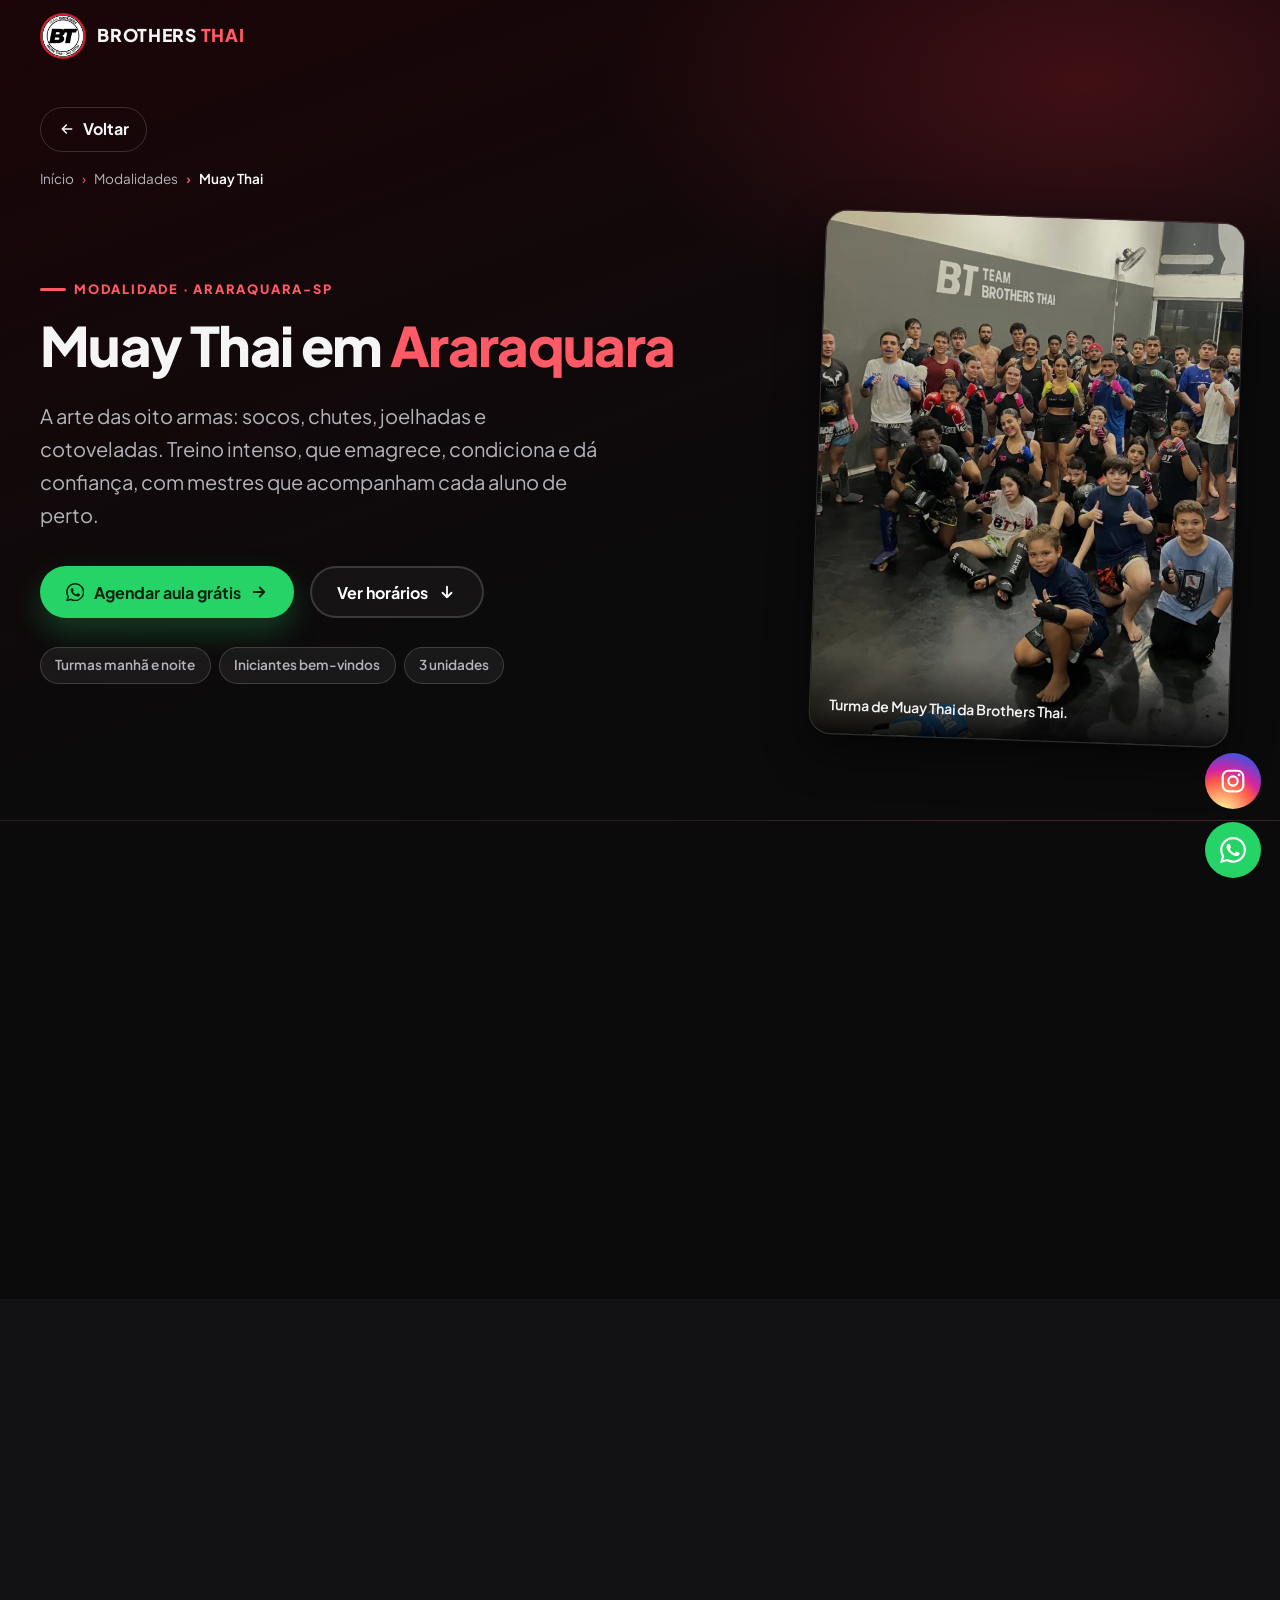
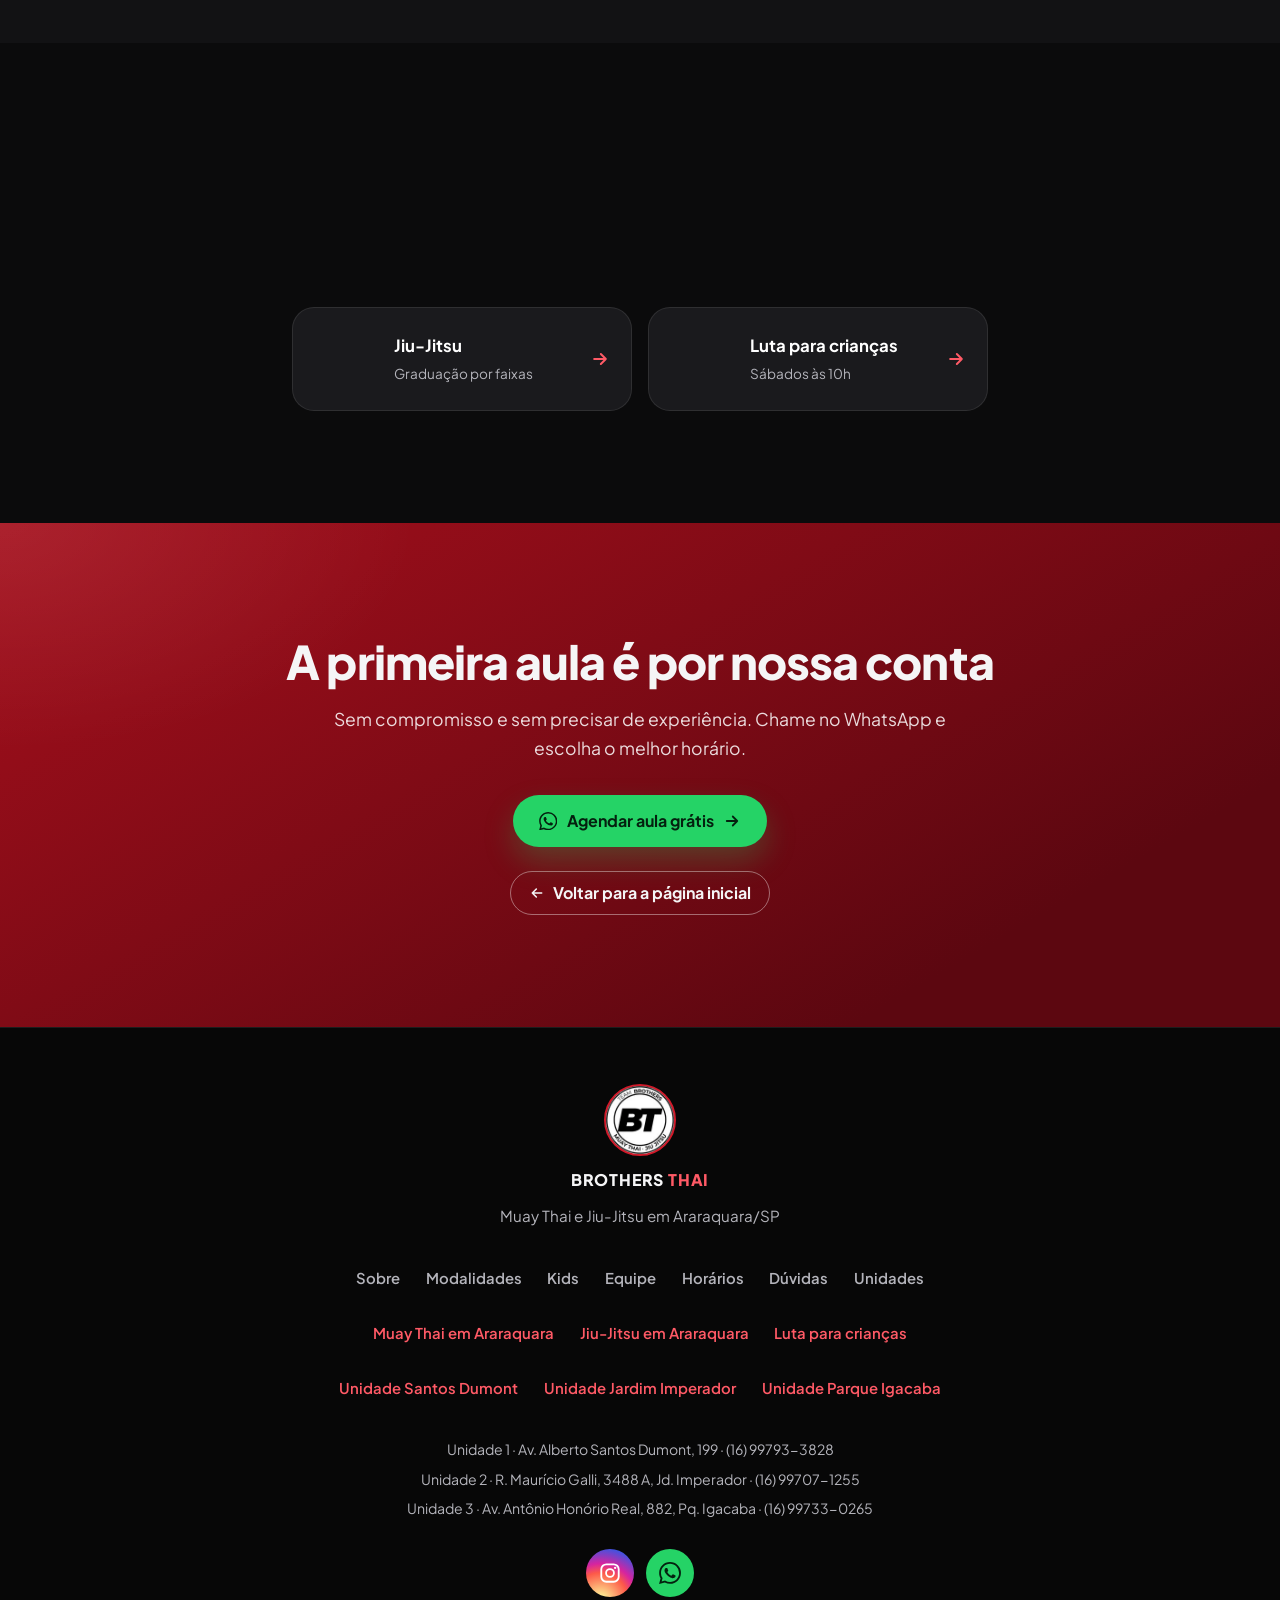
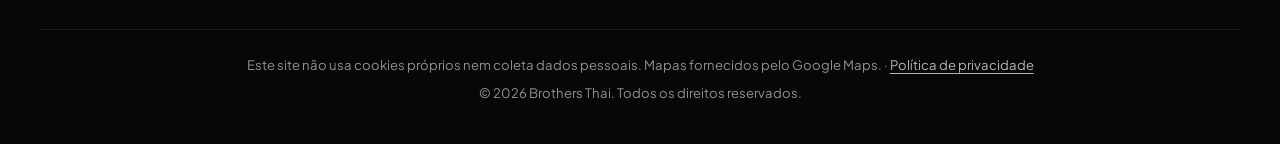
<file: muay-thai-araraquara/index.html>
<!DOCTYPE html>
<html lang="pt-BR">

<head>
    <meta charset="UTF-8">
    <meta name="viewport" content="width=device-width, initial-scale=1.0, viewport-fit=cover">
    <meta http-equiv="Content-Security-Policy" content="default-src 'self'; script-src 'self' https://cloud.umami.is; style-src 'self'; font-src 'self'; img-src 'self' data:; frame-src https://www.google.com; connect-src 'self' https://cloud.umami.is https://api-gateway.umami.dev; object-src 'none'; base-uri 'self'; form-action 'none'; upgrade-insecure-requests">
    <meta name="referrer" content="strict-origin-when-cross-origin">

    <title>Muay Thai em Araraquara | Brothers Thai, 1ª aula grátis</title>
    <meta name="description" content="Aulas de Muay Thai em Araraquara para iniciantes e avançados, de manhã e à noite, em 3 unidades. Emagrece, condiciona e dá confiança. Agende a 1ª aula grátis.">
    <meta name="robots" content="noindex, nofollow">
    <link rel="canonical" href="https://brothersthai.netlify.app/muay-thai-araraquara/">
    <meta name="theme-color" content="#0b0b0c">

    <meta name="geo.region" content="BR-SP">
    <meta name="geo.placename" content="Araraquara">

    <meta property="og:type" content="website">
    <meta property="og:locale" content="pt_BR">
    <meta property="og:site_name" content="Brothers Thai">
    <meta property="og:title" content="Muay Thai em Araraquara | Brothers Thai, 1ª aula grátis">
    <meta property="og:description" content="Aulas de Muay Thai em Araraquara para iniciantes e avançados, de manhã e à noite, em 3 unidades. Emagrece, condiciona e dá confiança. Agende a 1ª aula grátis.">
    <meta property="og:url" content="https://brothersthai.netlify.app/muay-thai-araraquara/">
    <meta property="og:image" content="https://brothersthai.netlify.app/img/og-brothers-thai.jpg">
    <meta property="og:image:width" content="1200">
    <meta property="og:image:height" content="630">
    <meta name="twitter:card" content="summary_large_image">

    <link rel="icon" href="../img/logo-bt.webp" type="image/webp">
    <link rel="apple-touch-icon" href="../img/logo-bt.jpg">
    <link rel="manifest" href="../site.webmanifest">
    <link rel="preload" href="../fonts/plus-jakarta-sans-latin.woff2" as="font" type="font/woff2" crossorigin>
    <link rel="stylesheet" href="../styles.css">

    <script type="application/ld+json">
{
    "@context": "https://schema.org",
    "@graph": [
        {
            "@type": "WebPage",
            "@id": "https://brothersthai.netlify.app/muay-thai-araraquara/#pagina",
            "url": "https://brothersthai.netlify.app/muay-thai-araraquara/",
            "name": "Muay Thai em Araraquara | Brothers Thai, 1ª aula grátis",
            "description": "Aulas de Muay Thai em Araraquara para iniciantes e avançados, de manhã e à noite, em 3 unidades. Emagrece, condiciona e dá confiança. Agende a 1ª aula grátis.",
            "inLanguage": "pt-BR",
            "isPartOf": {
                "@id": "https://brothersthai.netlify.app/#site"
            },
            "primaryImageOfPage": "https://brothersthai.netlify.app/img/slide-muaythai-1152.webp"
        },
        {
            "@type": "Service",
            "name": "Muay Thai em Araraquara",
            "serviceType": "Aulas de Muay Thai",
            "provider": {
                "@id": "https://brothersthai.netlify.app/#org"
            },
            "areaServed": {
                "@type": "City",
                "name": "Araraquara"
            },
            "url": "https://brothersthai.netlify.app/muay-thai-araraquara/"
        },
        {
            "@type": "BreadcrumbList",
            "itemListElement": [
                {
                    "@type": "ListItem",
                    "position": 1,
                    "name": "Início",
                    "item": "https://brothersthai.netlify.app/"
                },
                {
                    "@type": "ListItem",
                    "position": 2,
                    "name": "Modalidades",
                    "item": "https://brothersthai.netlify.app/#modalidades"
                },
                {
                    "@type": "ListItem",
                    "position": 3,
                    "name": "Muay Thai em Araraquara",
                    "item": "https://brothersthai.netlify.app/muay-thai-araraquara/"
                }
            ]
        },
        {
            "@type": "FAQPage",
            "mainEntity": [
                {
                    "@type": "Question",
                    "name": "Muay Thai emagrece?",
                    "acceptedAnswer": {
                        "@type": "Answer",
                        "text": "Sim. É um treino de alta intensidade que trabalha o corpo inteiro. Junto com uma alimentação equilibrada, ajuda bastante na perda de peso e no condicionamento."
                    }
                },
                {
                    "@type": "Question",
                    "name": "Preciso de luva para a primeira aula?",
                    "acceptedAnswer": {
                        "@type": "Answer",
                        "text": "Não. Na aula experimental você pode vir com roupa de treino. Depois a equipe orienta qual luva, bandagem e caneleira comprar."
                    }
                },
                {
                    "@type": "Question",
                    "name": "Vou levar golpe logo no começo?",
                    "acceptedAnswer": {
                        "@type": "Answer",
                        "text": "Não. O iniciante começa com técnica, golpes no aparador e combinações. O sparring é opcional e só acontece quando você estiver preparado."
                    }
                },
                {
                    "@type": "Question",
                    "name": "Mulher pode treinar Muay Thai?",
                    "acceptedAnswer": {
                        "@type": "Answer",
                        "text": "Pode e treina muito! As turmas são mistas e o ambiente é de respeito."
                    }
                }
            ]
        }
    ]
}
    </script>
</head>

<body>
    <a class="skip-link" href="#conteudo">Pular para o conteúdo</a>

    <!-- Ícones (sprite SVG local: sem bibliotecas externas) -->
    <svg width="0" height="0" class="sr-only" aria-hidden="true" focusable="false">
        <symbol id="i-whats" viewBox="0 0 24 24"><path d="M17.47 14.38c-.3-.15-1.76-.87-2.03-.97-.27-.1-.47-.15-.67.15-.2.3-.77.97-.94 1.16-.17.2-.35.22-.64.08-.3-.15-1.26-.47-2.39-1.48-.88-.79-1.48-1.76-1.65-2.06-.17-.3-.02-.46.13-.6.13-.14.3-.35.45-.52.15-.18.2-.3.3-.5.1-.2.05-.37-.03-.52-.07-.15-.67-1.61-.92-2.2-.24-.58-.49-.5-.67-.51h-.57c-.2 0-.52.07-.79.37-.27.3-1.04 1.02-1.04 2.48s1.07 2.88 1.21 3.07c.15.2 2.1 3.2 5.08 4.49.71.31 1.26.49 1.7.63.71.22 1.36.19 1.87.12.57-.09 1.76-.72 2-1.41.25-.7.25-1.29.17-1.41-.07-.13-.27-.2-.57-.35m-5.42 7.4h-.01a9.87 9.87 0 0 1-5.03-1.38l-.36-.21-3.74.98 1-3.65-.24-.37a9.86 9.86 0 0 1-1.51-5.26c0-5.45 4.44-9.88 9.89-9.88 2.64 0 5.12 1.03 6.99 2.9a9.83 9.83 0 0 1 2.89 6.99c0 5.45-4.44 9.88-9.88 9.88m8.41-18.3A11.82 11.82 0 0 0 12.05 0C5.5 0 .16 5.34.16 11.89c0 2.1.55 4.14 1.59 5.95L.06 24l6.3-1.65a11.88 11.88 0 0 0 5.68 1.45h.01c6.55 0 11.89-5.34 11.89-11.89a11.82 11.82 0 0 0-3.48-8.41Z"/></symbol>
        <symbol id="i-insta" viewBox="0 0 24 24"><g fill="none" stroke="currentColor" stroke-width="2"><rect x="2.5" y="2.5" width="19" height="19" rx="5.5"/><circle cx="12" cy="12" r="4.3"/></g><circle cx="17.6" cy="6.4" r="1.3"/></symbol>
        <symbol id="i-google" viewBox="0 0 24 24"><path d="M12.48 10.92v3.28h7.84c-.24 1.84-.85 3.19-1.79 4.13-1.15 1.15-2.93 2.4-6.05 2.4-4.83 0-8.6-3.89-8.6-8.72s3.77-8.72 8.6-8.72c2.6 0 4.51 1.03 5.91 2.35l2.31-2.31C18.75 1.44 16.13 0 12.48 0 5.87 0 .31 5.39.31 12s5.56 12 12.17 12c3.57 0 6.27-1.17 8.37-3.36 2.16-2.16 2.84-5.21 2.84-7.67 0-.76-.05-1.47-.17-2.05H12.48z"/></symbol>
        <symbol id="i-phone" viewBox="0 0 24 24"><path fill="none" stroke="currentColor" stroke-width="2" stroke-linecap="round" stroke-linejoin="round" d="M22 16.92v3a2 2 0 0 1-2.18 2 19.8 19.8 0 0 1-8.63-3.07 19.5 19.5 0 0 1-6-6A19.8 19.8 0 0 1 2.12 4.18 2 2 0 0 1 4.11 2h3a2 2 0 0 1 2 1.72c.13.96.36 1.9.7 2.81a2 2 0 0 1-.45 2.11L8.09 9.91a16 16 0 0 0 6 6l1.27-1.27a2 2 0 0 1 2.11-.45c.91.34 1.85.57 2.81.7A2 2 0 0 1 22 16.92z"/></symbol>
        <symbol id="i-pin" viewBox="0 0 24 24"><g fill="none" stroke="currentColor" stroke-width="2" stroke-linecap="round" stroke-linejoin="round"><path d="M20 10c0 6-8 12-8 12s-8-6-8-12a8 8 0 0 1 16 0Z"/><circle cx="12" cy="10" r="3"/></g></symbol>
        <symbol id="i-route" viewBox="0 0 24 24"><path fill="none" stroke="currentColor" stroke-width="2" stroke-linecap="round" stroke-linejoin="round" d="M3 11l19-9-9 19-2-8-8-2z"/></symbol>
        <symbol id="i-clock" viewBox="0 0 24 24"><g fill="none" stroke="currentColor" stroke-width="2" stroke-linecap="round"><circle cx="12" cy="12" r="10"/><path d="M12 6v6l4 2"/></g></symbol>
        <symbol id="i-glove" viewBox="0 0 24 24"><path fill="none" stroke="currentColor" stroke-width="2" stroke-linecap="round" stroke-linejoin="round" d="M6 13V9a6 6 0 0 1 6-6h1a5 5 0 0 1 5 5v1.5a3 3 0 0 1 2 2.83V14a6 6 0 0 1-6 6h-3a5 5 0 0 1-5-5v-2Zm0 0h7m5-3.5h-3a2 2 0 0 0-2 2V14M8 20v2h8v-2"/></symbol>
        <symbol id="i-gi" viewBox="0 0 24 24"><path fill="none" stroke="currentColor" stroke-width="2" stroke-linecap="round" stroke-linejoin="round" d="M8 3l4 6 4-6 5 3-2 5-3-1v11H8V10l-3 1-2-5 5-3Zm0 11h8m-5 0-1 4m3-4 1 4"/></symbol>
        <symbol id="i-star" viewBox="0 0 24 24"><path fill="none" stroke="currentColor" stroke-width="2" stroke-linejoin="round" d="M12 2l3.09 6.26L22 9.27l-5 4.87 1.18 6.88L12 17.77l-6.18 3.25L7 14.14 2 9.27l6.91-1.01L12 2z"/></symbol>
        <symbol id="i-users" viewBox="0 0 24 24"><g fill="none" stroke="currentColor" stroke-width="2" stroke-linecap="round"><circle cx="9" cy="7" r="3.5"/><path d="M2.5 21v-1a6.5 6.5 0 0 1 13 0v1"/><circle cx="17.5" cy="9" r="2.5"/><path d="M17 14.6a5 5 0 0 1 4.5 5V21"/></g></symbol>
        <symbol id="i-building" viewBox="0 0 24 24"><g fill="none" stroke="currentColor" stroke-width="2" stroke-linecap="round" stroke-linejoin="round"><path d="M3 21h18M5 21V7l7-4 7 4v14"/><path d="M9 21v-5h6v5M9 10h.01M15 10h.01"/></g></symbol>
        <symbol id="i-up" viewBox="0 0 24 24"><path fill="none" stroke="currentColor" stroke-width="2.4" stroke-linecap="round" stroke-linejoin="round" d="M18 15l-6-6-6 6"/></symbol>
    </svg>

    <header class="header" id="main-header">
        <div class="container header-inner">
            <a href="../#inicio" class="logo" aria-label="Brothers Thai - início">
                <img src="../img/logo-bt.webp" alt="" width="46" height="46">
                <span>BROTHERS <span class="hl">THAI</span></span>
            </a>

            <button class="menu-toggle" id="mobile-menu" aria-label="Abrir menu" aria-expanded="false" aria-controls="nav-menu">
                <span></span><span></span><span></span>
            </button>

            <nav class="nav" id="nav-menu" aria-label="Menu principal">
                <a href="../#sobre">Sobre</a>
                <a href="../#modalidades">Modalidades</a>
                <a href="../#kids">Kids</a>
                <a href="../#equipe">Equipe</a>
                <a href="../#horarios">Horários</a>
                <a href="../#avaliacoes">Avaliações</a>
                <a href="../#unidades">Unidades</a>
                <a href="../#como-comecar" class="nav-highlight"><span class="dot" aria-hidden="true"></span>Aula experimental</a>
                <a href="https://wa.me/5516997649205?text=Ol%C3%A1!%20Vim%20pelo%20site%20e%20quero%20agendar%20uma%20aula%20experimental." class="btn-solid btn-sm nav-cta" target="_blank" rel="noopener noreferrer">Agendar</a>
            </nav>
        </div>
    </header>

    <main id="conteudo">

        <!-- TOPO DA PÁGINA -->
        <section class="page-hero" aria-labelledby="page-title">
            <div class="container">
                <a href="../#modalidades" class="back-link">Voltar</a>

                <nav class="breadcrumb" aria-label="Você está em">
                    <ol>
                        <li><a href="../">Início</a></li>
                        <li><a href="../#modalidades">Modalidades</a></li>
                        <li aria-current="page">Muay Thai</li>
                    </ol>
                </nav>

                <div class="page-hero-grid">
                    <div class="page-hero-text">
                        <p class="eyebrow">Modalidade · Araraquara-SP</p>
                        <h1 id="page-title">Muay Thai em <span class="hl">Araraquara</span></h1>
                        <p class="hero-text">A arte das oito armas: socos, chutes, joelhadas e cotoveladas. Treino intenso, que emagrece, condiciona e dá confiança, com mestres que acompanham cada aluno de perto.</p>
                        <div class="hero-actions">
                            <a href="https://wa.me/5516997649205?text=Ol%C3%A1!%20Vim%20pelo%20site%20e%20quero%20agendar%20uma%20aula%20gr%C3%A1tis%20de%20Muay%20Thai." class="btn-whats btn-pulse" target="_blank" rel="noopener noreferrer">
                                <svg class="icon" aria-hidden="true"><use href="#i-whats"/></svg>
                                Agendar aula grátis
                            </a>
                            <a href="#horarios" class="btn-ghost">Ver horários</a>
                        </div>
                        <ul class="hero-badges" aria-label="Destaques">
                            <li>Turmas manhã e noite</li>
                            <li>Iniciantes bem-vindos</li>
                            <li>3 unidades</li>
                        </ul>
                    </div>
                    <figure class="page-hero-media">
                        <img src="../img/slide-muaythai-600.webp" srcset="../img/slide-muaythai-600.webp 600w, ../img/slide-muaythai-900.webp 900w, ../img/slide-muaythai-1152.webp 1152w" sizes="(min-width: 993px) 420px, 90vw" alt="Turma de Muay Thai da Brothers Thai no tatame em Araraquara" width="1152" height="1440" fetchpriority="high">
                        <figcaption>Turma de Muay Thai da Brothers Thai.</figcaption>
                    </figure>
                </div>
            </div>
        </section>

        <!-- O QUE É -->
        <section class="section-dark" aria-labelledby="oque-title">
            <div class="container container-narrow prose reveal">
                <p class="eyebrow">A modalidade</p>
                <h2 id="oque-title" class="section-title">O que é o Muay Thai?</h2>
                <p>O Muay Thai é a arte marcial da Tailândia. É chamado de <strong>"arte das oito armas"</strong> porque usa punhos, cotovelos, joelhos e canelas, tanto para atacar quanto para defender.</p>
                <p>Na Brothers Thai o treino mistura <strong>técnica, condicionamento e defesa pessoal</strong>: aquecimento, golpes no ar e no aparador, combinações e, para quem quiser, treino de sparring com segurança.</p>
            </div>
        </section>

        <!-- PARA QUEM É -->
        <section class="section-tint" aria-labelledby="para-quem-title">
            <div class="container split-layout">
                <div class="reveal">
                    <p class="eyebrow">Benefícios</p>
                    <h2 id="para-quem-title" class="section-title">Para quem é</h2>
                    <ul class="check-list">
                        <li><span>Quem quer emagrecer e ganhar condicionamento</span></li>
                        <li><span>Quem nunca lutou e quer começar do zero</span></li>
                        <li><span>Quem busca defesa pessoal e mais confiança</span></li>
                        <li><span>Quem quer competir e evoluir na técnica</span></li>
                    </ul>
                    <p class="note">Não precisa estar em forma para começar: o professor adapta o ritmo ao seu nível.</p>
                </div>
                <div class="card-grid reveal reveal-d1">
                    <article class="info-card">
                        <h3>Emagrecimento</h3>
                        <p>Treino de alta intensidade, com <strong>gasto calórico alto</strong> em cada aula.</p>
                    </article>
                    <article class="info-card">
                        <h3>Condicionamento</h3>
                        <p>Mais fôlego, força e resistência, treinando o <strong>corpo inteiro</strong>.</p>
                    </article>
                    <article class="info-card">
                        <h3>Cabeça leve</h3>
                        <p>Alivia o estresse do dia e melhora o <strong>foco e a disciplina</strong>.</p>
                    </article>
                </div>
            </div>
        </section>

        <!-- PRIMEIRA AULA -->
        <section class="section-dark" aria-labelledby="passos-title">
            <div class="container">
                <div class="section-head reveal">
                    <p class="eyebrow">1ª aula grátis</p>
                    <h2 id="passos-title" class="section-title">Comece em <span class="hl">3 passos</span></h2>
                </div>
                <ol class="journey">
                    <li class="journey-step reveal">
                        <span class="journey-num" aria-hidden="true">1</span>
                        <div class="journey-card">
                            <h3>Chame no WhatsApp</h3>
                            <p>Diga que quer treinar Muay Thai e a unidade mais perto de você.</p>
                        </div>
                    </li>
                    <li class="journey-step reveal reveal-d1">
                        <span class="journey-num" aria-hidden="true">2</span>
                        <div class="journey-card">
                            <h3>Faça a aula grátis</h3>
                            <p>Venha com roupa confortável e água. O professor adapta o treino ao nível.</p>
                        </div>
                    </li>
                    <li class="journey-step reveal reveal-d2">
                        <span class="journey-num" aria-hidden="true">3</span>
                        <div class="journey-card">
                            <h3>Escolha o plano</h3>
                            <p>Gostou? A equipe monta o melhor horário e plano para a sua rotina.</p>
                        </div>
                    </li>
                </ol>
            </div>
        </section>

        <!-- HORÁRIOS -->
        <section id="horarios" class="section-tint" aria-labelledby="horarios-title">
            <div class="container">
                <div class="section-head reveal">
                    <p class="eyebrow">Horários</p>
                    <h2 id="horarios-title" class="section-title">Horários de <span class="hl">Muay Thai</span></h2>
                    <p class="section-sub">Mesma grade nas 3 unidades. <a class="text-link" href="../#horarios">Ver a grade completa</a>.</p>
                </div>
                <div class="hours-grid hours-grid-single reveal">
                    <article class="hours-card">
                        <header class="hours-head">
                            <span class="hours-ico"><svg class="icon" aria-hidden="true"><use href="#i-glove"/></svg></span>
                            <div>
                                <h3>Muay Thai</h3>
                                <small>40 aulas por semana</small>
                            </div>
                        </header>
                        <ol class="week-strip" aria-label="Dias com aula de Muay Thai">
                            <li data-day="1" class="on" title="Segunda"><span class="sr-only">Segunda: tem aula</span><span aria-hidden="true">S</span></li><li data-day="2" class="on" title="Terça"><span class="sr-only">Terça: tem aula</span><span aria-hidden="true">T</span></li><li data-day="3" class="on" title="Quarta"><span class="sr-only">Quarta: tem aula</span><span aria-hidden="true">Q</span></li><li data-day="4" class="on" title="Quinta"><span class="sr-only">Quinta: tem aula</span><span aria-hidden="true">Q</span></li><li data-day="5" class="on" title="Sexta"><span class="sr-only">Sexta: tem aula</span><span aria-hidden="true">S</span></li><li data-day="6" title="Sábado"><span class="sr-only">Sábado: sem aula</span><span aria-hidden="true">S</span></li>
                        </ol>
                        <ul class="hours-rows">
                            <li>
                                <span class="hr-day"><strong>Seg a Sex</strong><small>Manhã</small></span>
                                <span class="hr-times"><b>06h</b><b>07h</b><b>08h</b><b>09h</b></span>
                            </li>
                            <li>
                                <span class="hr-day"><strong>Seg a Sex</strong><small>Tarde</small></span>
                                <span class="hr-times"><b>16h</b><b>17h</b><b>18h</b></span>
                            </li>
                            <li>
                                <span class="hr-day"><strong>Seg, Ter e Qua</strong><small>Noite</small></span>
                                <span class="hr-times"><b>19h</b></span>
                            </li>
                            <li>
                                <span class="hr-day"><strong>Seg e Qua</strong><small>Noite</small></span>
                                <span class="hr-times"><b>20h</b></span>
                            </li>
                        </ul>
                    </article>
                </div>
            </div>
        </section>

        <!-- PROFESSORES -->
        <section class="section-dark" aria-labelledby="team-title">
            <div class="container">
                <div class="section-head reveal">
                    <p class="eyebrow">Quem ensina</p>
                    <h2 id="team-title" class="section-title">Mestres de <span class="hl">Muay Thai</span></h2>
                </div>
                <div class="team-grid">
                    <article class="team-card reveal">
                        <div class="team-photo">
                            <img src="../img/mestre-leandro.webp" alt="Mestre Leandro, mestre de Muay Thai da Brothers Thai em Araraquara" width="480" height="480" loading="lazy">
                        </div>
                        <div class="team-body">
                            <h3>Mestre Leandro</h3>
                            <p>Unidade 1 · Santos Dumont</p>
                        </div>
                    </article>
                    <article class="team-card reveal">
                        <div class="team-photo">
                            <img src="../img/mestre-weverton.webp" alt="Mestre Weverton, mestre de Muay Thai da Brothers Thai em Araraquara" width="480" height="480" loading="lazy">
                        </div>
                        <div class="team-body">
                            <h3>Mestre Weverton</h3>
                            <p>Unidade 2 · Jd. Imperador</p>
                        </div>
                    </article>
                    <article class="team-card reveal">
                        <div class="team-photo">
                            <img src="../img/mestre-richard.webp" alt="Mestre Richard, mestre de Muay Thai da Brothers Thai em Araraquara" width="480" height="480" loading="lazy">
                        </div>
                        <div class="team-body">
                            <h3>Mestre Richard</h3>
                            <p>Unidade 3 · Pq. Igacaba</p>
                        </div>
                    </article>
                </div>
            </div>
        </section>

        <!-- DÚVIDAS -->
        <section class="section-tint" aria-labelledby="faq-title">
            <div class="container">
                <div class="section-head reveal">
                    <p class="eyebrow">Dúvidas</p>
                    <h2 id="faq-title" class="section-title">Perguntas sobre Muay Thai</h2>
                </div>
                <div class="faq reveal">
                    <details>
                        <summary>Muay Thai emagrece?</summary>
                        <div class="faq-body"><p>Sim. É um treino de alta intensidade que trabalha o corpo inteiro. Junto com uma alimentação equilibrada, ajuda bastante na perda de peso e no condicionamento.</p></div>
                    </details>
                    <details>
                        <summary>Preciso de luva para a primeira aula?</summary>
                        <div class="faq-body"><p>Não. Na aula experimental você pode vir com roupa de treino. Depois a equipe orienta qual luva, bandagem e caneleira comprar.</p></div>
                    </details>
                    <details>
                        <summary>Vou levar golpe logo no começo?</summary>
                        <div class="faq-body"><p>Não. O iniciante começa com técnica, golpes no aparador e combinações. O sparring é opcional e só acontece quando você estiver preparado.</p></div>
                    </details>
                    <details>
                        <summary>Mulher pode treinar Muay Thai?</summary>
                        <div class="faq-body"><p>Pode e treina muito! As turmas são mistas e o ambiente é de respeito.</p></div>
                    </details>
                </div>
            </div>
        </section>

        <!-- VEJA TAMBÉM -->
        <section class="section-dark" aria-labelledby="related-title">
            <div class="container">
                <div class="section-head reveal">
                    <p class="eyebrow">Veja também</p>
                    <h2 id="related-title" class="section-title">Outras aulas na Brothers Thai</h2>
                </div>
                <ul class="related-grid">
                    <li>
                        <a href="../jiu-jitsu-araraquara/" class="related-card">
                            <img src="../img/slide-jiu-600.webp" alt="" width="64" height="64" loading="lazy">
                            <span><strong>Jiu-Jitsu</strong><small>Graduação por faixas</small></span>
                        </a>
                    </li>
                    <li>
                        <a href="../luta-infantil-araraquara/" class="related-card">
                            <img src="../img/kids-600.webp" alt="" width="64" height="64" loading="lazy">
                            <span><strong>Luta para crianças</strong><small>Sábados às 10h</small></span>
                        </a>
                    </li>
                </ul>
            </div>
        </section>

        <!-- CHAMADA FINAL -->
        <section class="section-red cta-band" aria-labelledby="cta-title">
            <div class="container">
                <h2 id="cta-title" class="section-title">A primeira aula é por nossa conta</h2>
                <p class="section-sub">Sem compromisso e sem precisar de experiência. Chame no WhatsApp e escolha o melhor horário.</p>
                <div class="section-actions">
                    <a href="https://wa.me/5516997649205?text=Ol%C3%A1!%20Vim%20pelo%20site%20e%20quero%20agendar%20uma%20aula%20gr%C3%A1tis%20de%20Muay%20Thai." class="btn-whats btn-pulse" target="_blank" rel="noopener noreferrer">
                        <svg class="icon" aria-hidden="true"><use href="#i-whats"/></svg>
                        Agendar aula grátis
                    </a>
                </div>
                <a href="../#modalidades" class="back-link">Voltar para a página inicial</a>
            </div>
        </section>
    </main>

    <footer class="footer">
        <div class="container">
            <a href="../#inicio" class="footer-logo" aria-label="Brothers Thai - voltar ao início">
                <img src="../img/logo-bt.webp" alt="" width="72" height="72" loading="lazy">
                <span>BROTHERS <span class="hl">THAI</span></span>
            </a>
            <p class="footer-tagline">Muay Thai e Jiu-Jitsu em Araraquara/SP</p>

            <nav class="footer-nav" aria-label="Rodapé">
                <a href="../#sobre">Sobre</a>
                <a href="../#modalidades">Modalidades</a>
                <a href="../#kids">Kids</a>
                <a href="../#equipe">Equipe</a>
                <a href="../#horarios">Horários</a>
                <a href="../#duvidas">Dúvidas</a>
                <a href="../#unidades">Unidades</a>
            </nav>
            <nav class="footer-nav footer-pages" aria-label="Aulas">
                <a href="../muay-thai-araraquara/">Muay Thai em Araraquara</a>
                <a href="../jiu-jitsu-araraquara/">Jiu-Jitsu em Araraquara</a>
                <a href="../luta-infantil-araraquara/">Luta para crianças</a>
            </nav>
            <nav class="footer-nav footer-pages" aria-label="Unidades">
                <a href="../unidade-santos-dumont-araraquara/">Unidade Santos Dumont</a>
                <a href="../unidade-jardim-imperador-araraquara/">Unidade Jardim Imperador</a>
                <a href="../unidade-parque-igacaba-araraquara/">Unidade Parque Igacaba</a>
            </nav>

            <address class="footer-units">
                <span>Unidade 1 · Av. Alberto Santos Dumont, 199 · (16) 99793-3828</span>
                <span>Unidade 2 · R. Maurício Galli, 3488 A, Jd. Imperador · (16) 99707-1255</span>
                <span>Unidade 3 · Av. Antônio Honório Real, 882, Pq. Igacaba · (16) 99733-0265</span>
            </address>

            <div class="footer-social">
                <a href="https://www.instagram.com/brothers_thai_team/" class="social-btn insta-bg" target="_blank" rel="noopener noreferrer" aria-label="Instagram da Brothers Thai"><svg class="icon" aria-hidden="true"><use href="#i-insta"/></svg></a>
                <a href="https://wa.me/5516997649205?text=Ol%C3%A1!%20Vim%20pelo%20site." class="social-btn whats-bg" target="_blank" rel="noopener noreferrer" aria-label="WhatsApp da Brothers Thai"><svg class="icon" aria-hidden="true"><use href="#i-whats"/></svg></a>
            </div>

            <div class="footer-legal">
                <p>Este site não usa cookies próprios nem coleta dados pessoais. Mapas fornecidos pelo Google Maps. · <a href="../politica-de-privacidade/">Política de privacidade</a></p>
                <p>© <span id="year">2026</span> Brothers Thai. Todos os direitos reservados.</p>
            </div>
        </div>
    </footer>

    <div class="floating-buttons">
        <button type="button" class="float-btn back-to-top" id="back-to-top" aria-label="Voltar ao topo"><svg class="icon" aria-hidden="true"><use href="#i-up"/></svg></button>
        <a href="https://www.instagram.com/brothers_thai_team/" class="float-btn insta-bg" target="_blank" rel="noopener noreferrer" aria-label="Instagram da Brothers Thai"><svg class="icon" aria-hidden="true"><use href="#i-insta"/></svg></a>
        <a href="https://wa.me/5516997649205?text=Ol%C3%A1!%20Vim%20pelo%20site%20e%20quero%20agendar%20uma%20aula%20experimental." class="float-btn whats-bg" target="_blank" rel="noopener noreferrer" aria-label="Agendar pelo WhatsApp"><svg class="icon" aria-hidden="true"><use href="#i-whats"/></svg></a>
    </div>
    <div class="mobile-cta">
        <a href="https://www.instagram.com/brothers_thai_team/" class="m-insta" target="_blank" rel="noopener noreferrer"><svg class="icon" aria-hidden="true"><use href="#i-insta"/></svg> Instagram</a>
        <a href="https://wa.me/5516997649205?text=Ol%C3%A1!%20Vim%20pelo%20site%20e%20quero%20agendar%20uma%20aula%20experimental." class="m-whats" target="_blank" rel="noopener noreferrer"><svg class="icon" aria-hidden="true"><use href="#i-whats"/></svg> Agendar aula</a>
    </div>

    <script src="../script.js" defer></script>
</body>

</html>
</file>
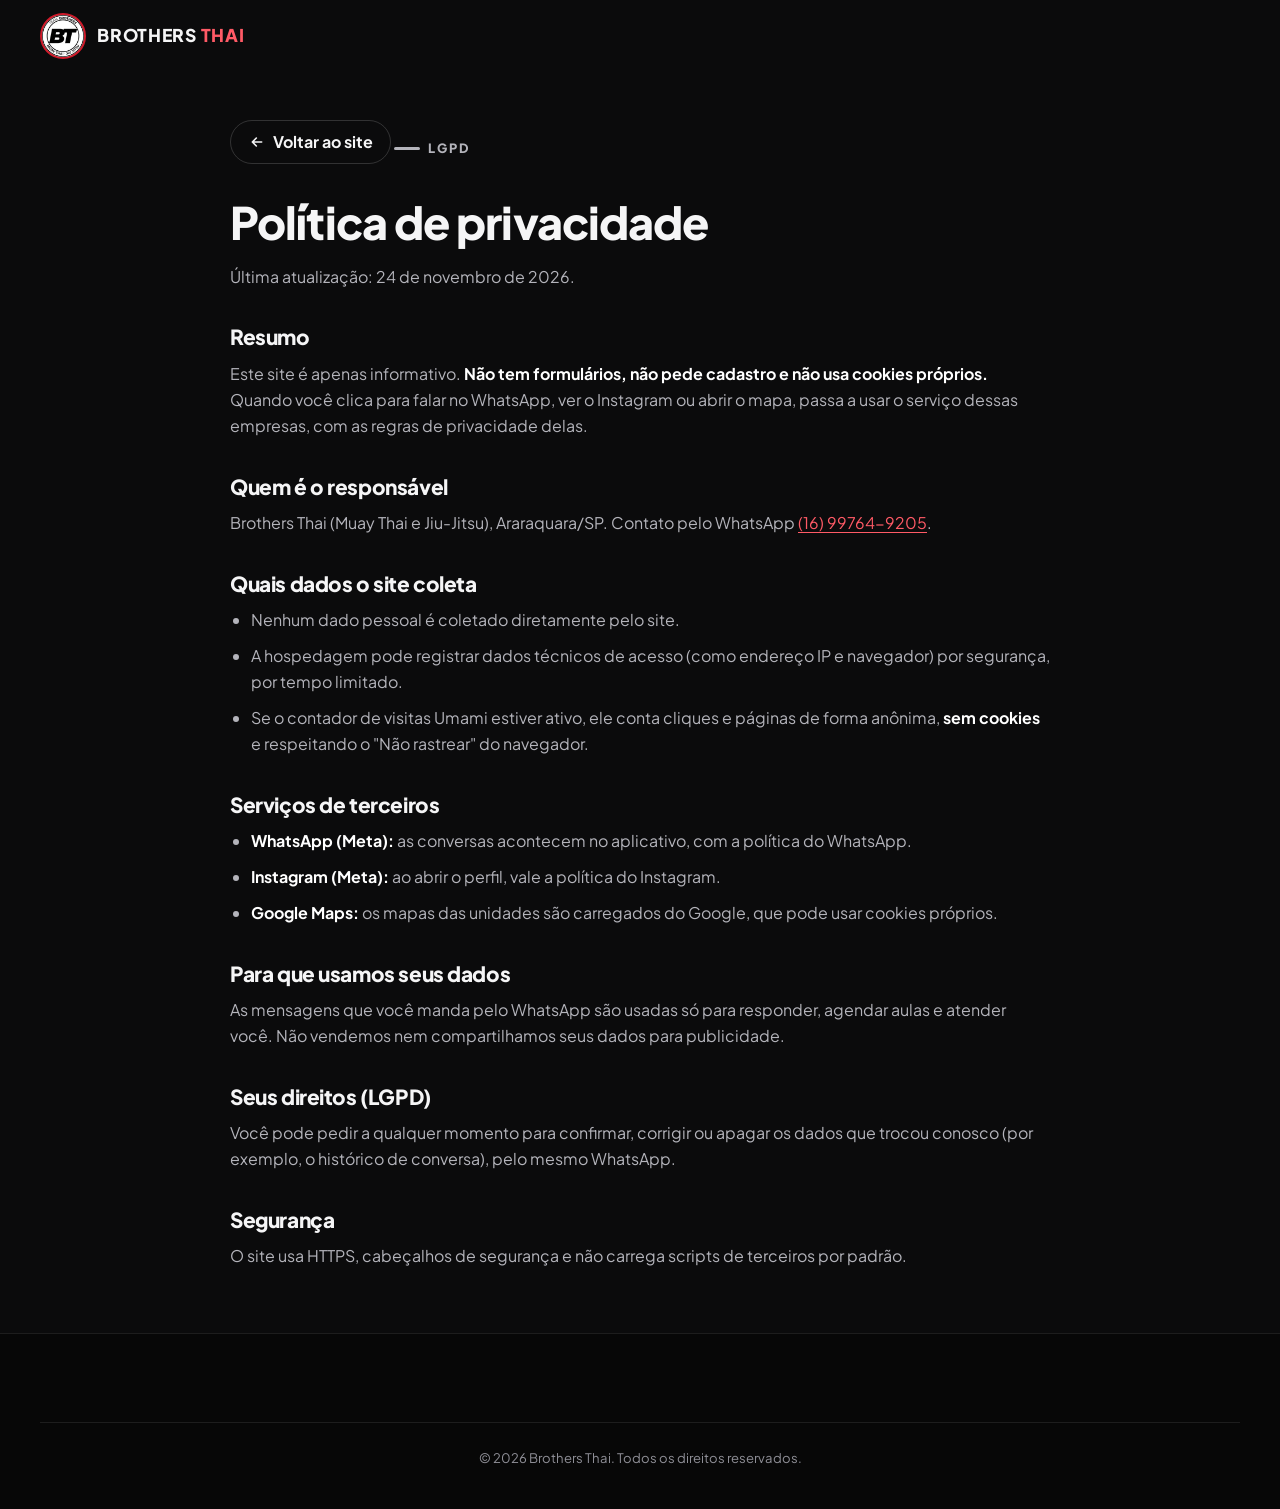
<file: politica-de-privacidade/index.html>
<!DOCTYPE html>
<html lang="pt-BR">

<head>
    <meta charset="UTF-8">
    <meta name="viewport" content="width=device-width, initial-scale=1.0, viewport-fit=cover">
    <meta http-equiv="Content-Security-Policy" content="default-src 'self'; script-src 'self' https://cloud.umami.is; style-src 'self'; font-src 'self'; img-src 'self' data:; connect-src 'self' https://cloud.umami.is https://api-gateway.umami.dev; object-src 'none'; base-uri 'self'; form-action 'none'; upgrade-insecure-requests">
    <meta name="referrer" content="strict-origin-when-cross-origin">
    <title>Política de privacidade | Brothers Thai</title>
    <meta name="description" content="Como o site da Brothers Thai trata seus dados: sem cookies próprios, sem formulários e com links para WhatsApp, Instagram e Google Maps.">
    <meta name="robots" content="noindex, nofollow">
    <link rel="canonical" href="https://brothersthai.netlify.app/politica-de-privacidade/">
    <meta name="theme-color" content="#0b0b0c">
    <link rel="icon" href="../img/logo-bt.webp" type="image/webp">
    <link rel="preload" href="../fonts/plus-jakarta-sans-latin.woff2" as="font" type="font/woff2" crossorigin>
    <link rel="stylesheet" href="../styles.css">
    <script type="application/ld+json">
    {
        "@context": "https://schema.org",
        "@type": "WebPage",
        "name": "Política de privacidade",
        "url": "https://brothersthai.netlify.app/politica-de-privacidade/",
        "inLanguage": "pt-BR",
        "isPartOf": { "@type": "WebSite", "url": "https://brothersthai.netlify.app/", "name": "Brothers Thai" }
    }
    </script>
</head>

<body>
    <header class="header scrolled" id="main-header">
        <div class="container header-inner">
            <a href="../" class="logo" aria-label="Brothers Thai - início">
                <img src="../img/logo-bt.webp" alt="" width="46" height="46">
                <span>BROTHERS <span class="hl">THAI</span></span>
            </a>
        </div>
    </header>

    <main class="page-simple" id="conteudo">
        <div class="container">
            <a href="../" class="back-link">Voltar ao site</a>
            <p class="eyebrow">LGPD</p>
            <h1>Política de privacidade</h1>
            <p>Última atualização: 24 de novembro de 2026.</p>

            <h2>Resumo</h2>
            <p>Este site é apenas informativo. <strong>Não tem formulários, não pede cadastro e não usa cookies próprios.</strong> Quando você clica para falar no WhatsApp, ver o Instagram ou abrir o mapa, passa a usar o serviço dessas empresas, com as regras de privacidade delas.</p>

            <h2>Quem é o responsável</h2>
            <p>Brothers Thai (Muay Thai e Jiu-Jitsu), Araraquara/SP. Contato pelo WhatsApp <a href="https://wa.me/5516997649205" target="_blank" rel="noopener noreferrer">(16) 99764-9205</a>.</p>

            <h2>Quais dados o site coleta</h2>
            <ul>
                <li>Nenhum dado pessoal é coletado diretamente pelo site.</li>
                <li>A hospedagem pode registrar dados técnicos de acesso (como endereço IP e navegador) por segurança, por tempo limitado.</li>
                <li>Se o contador de visitas Umami estiver ativo, ele conta cliques e páginas de forma anônima, <strong>sem cookies</strong> e respeitando o "Não rastrear" do navegador.</li>
            </ul>

            <h2>Serviços de terceiros</h2>
            <ul>
                <li><strong>WhatsApp (Meta):</strong> as conversas acontecem no aplicativo, com a política do WhatsApp.</li>
                <li><strong>Instagram (Meta):</strong> ao abrir o perfil, vale a política do Instagram.</li>
                <li><strong>Google Maps:</strong> os mapas das unidades são carregados do Google, que pode usar cookies próprios.</li>
            </ul>

            <h2>Para que usamos seus dados</h2>
            <p>As mensagens que você manda pelo WhatsApp são usadas só para responder, agendar aulas e atender você. Não vendemos nem compartilhamos seus dados para publicidade.</p>

            <h2>Seus direitos (LGPD)</h2>
            <p>Você pode pedir a qualquer momento para confirmar, corrigir ou apagar os dados que trocou conosco (por exemplo, o histórico de conversa), pelo mesmo WhatsApp.</p>

            <h2>Segurança</h2>
            <p>O site usa HTTPS, cabeçalhos de segurança e não carrega scripts de terceiros por padrão.</p>
        </div>
    </main>

    <footer class="footer">
        <div class="container">
            <div class="footer-legal">
                <p>© <span id="year">2026</span> Brothers Thai. Todos os direitos reservados.</p>
            </div>
        </div>
    </footer>

    <script src="../script.js" defer></script>
</body>

</html>
</file>
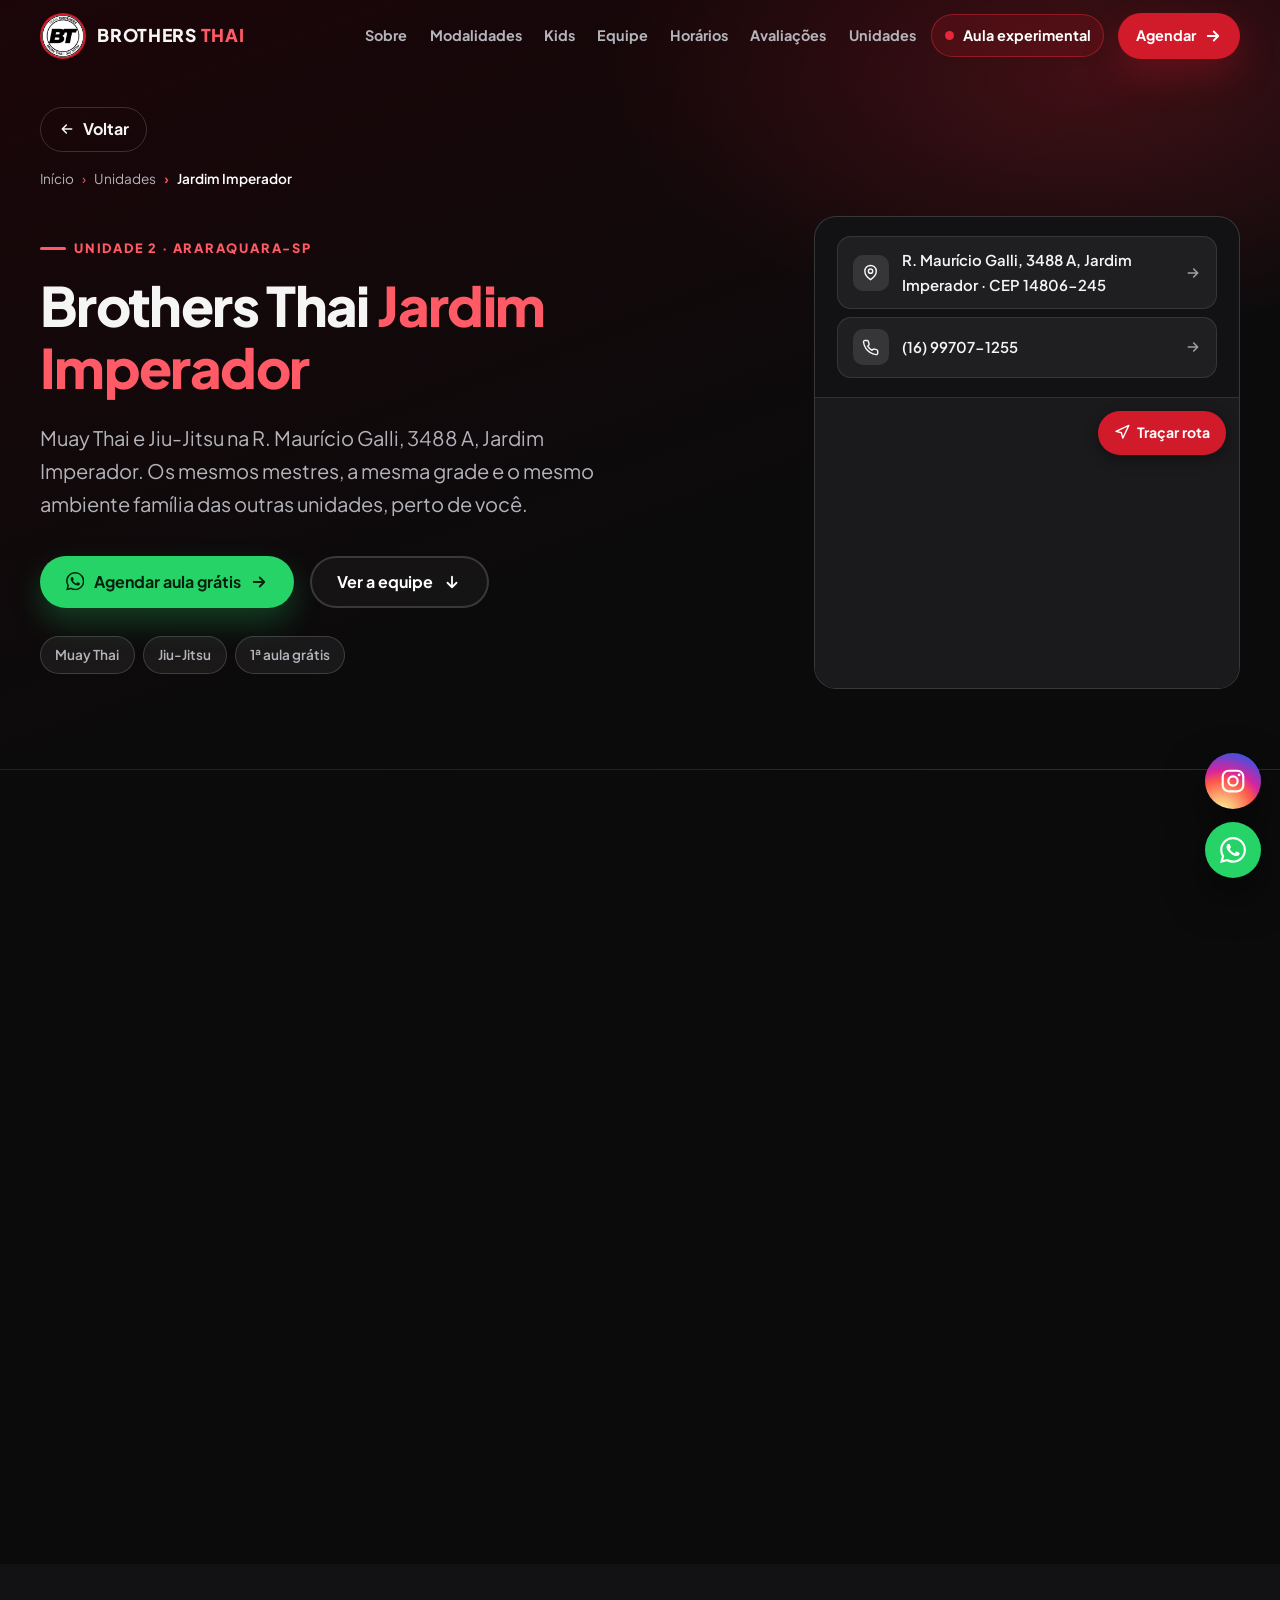
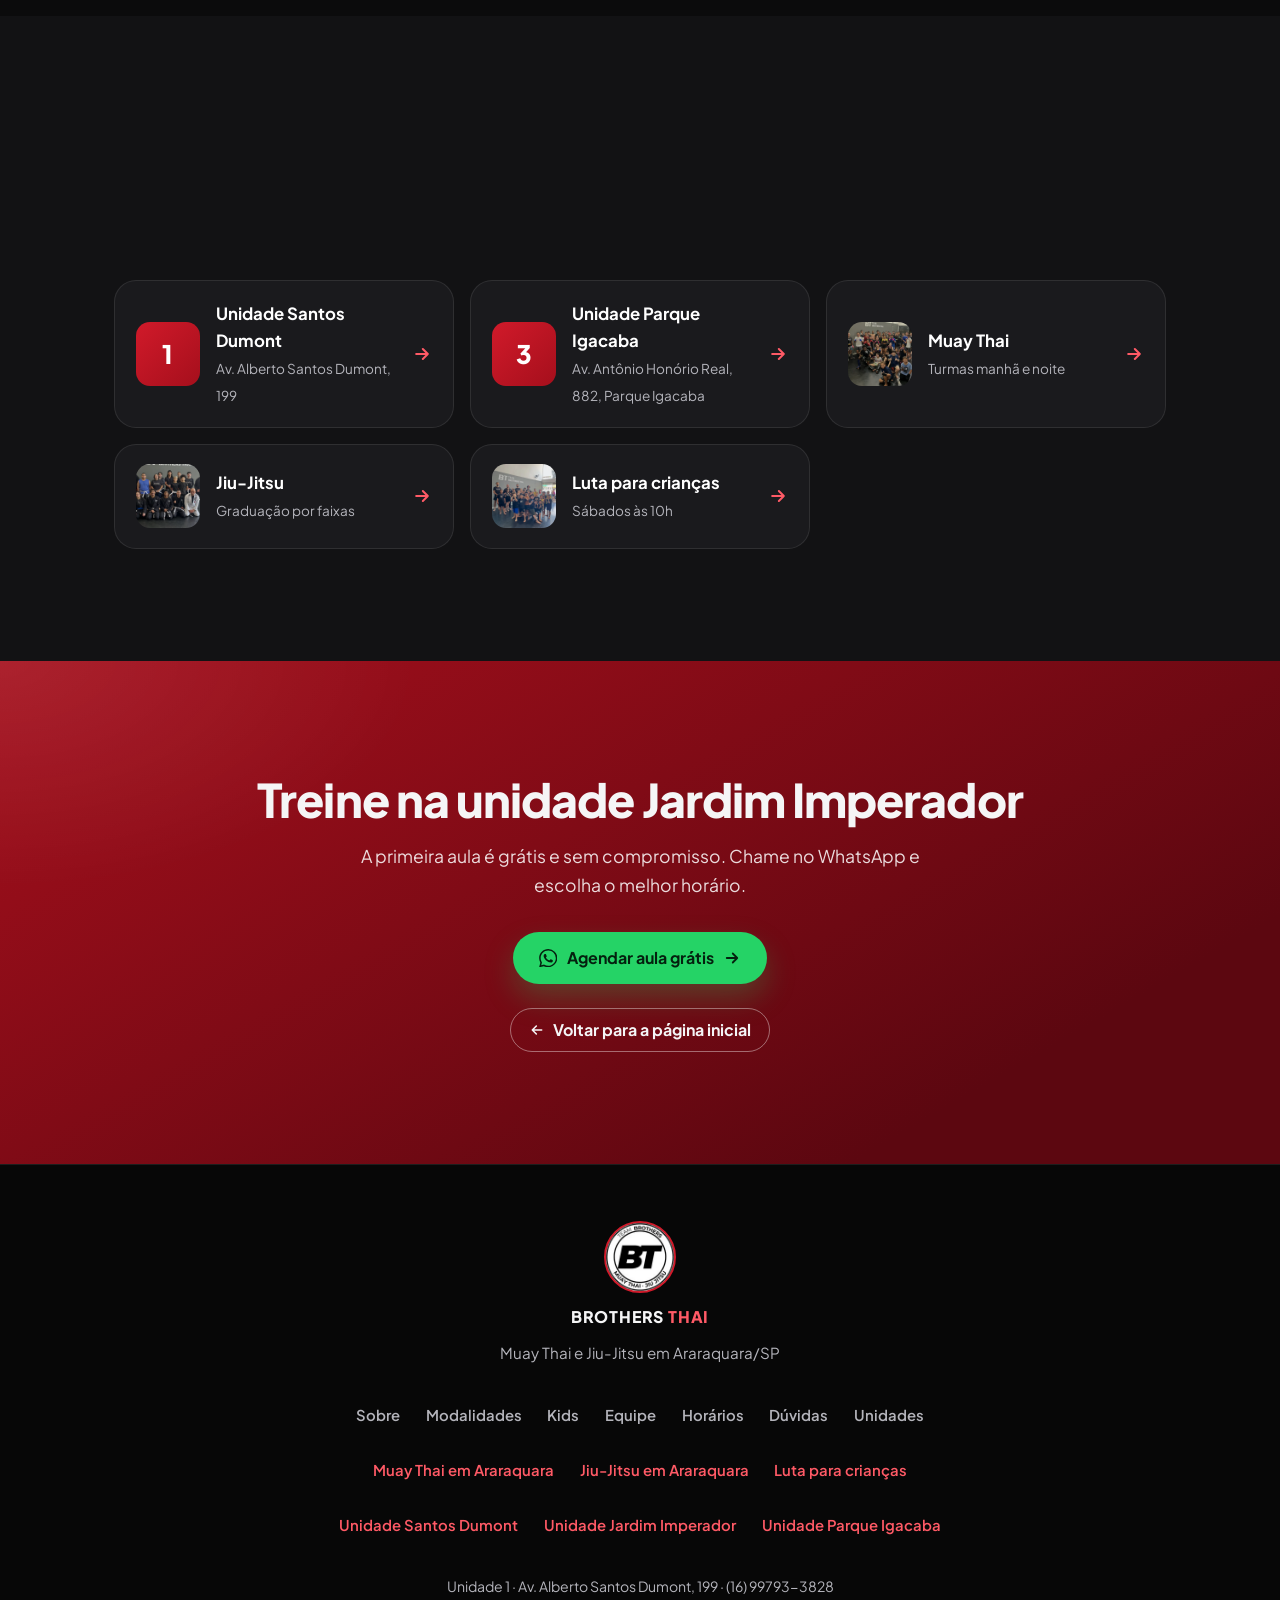
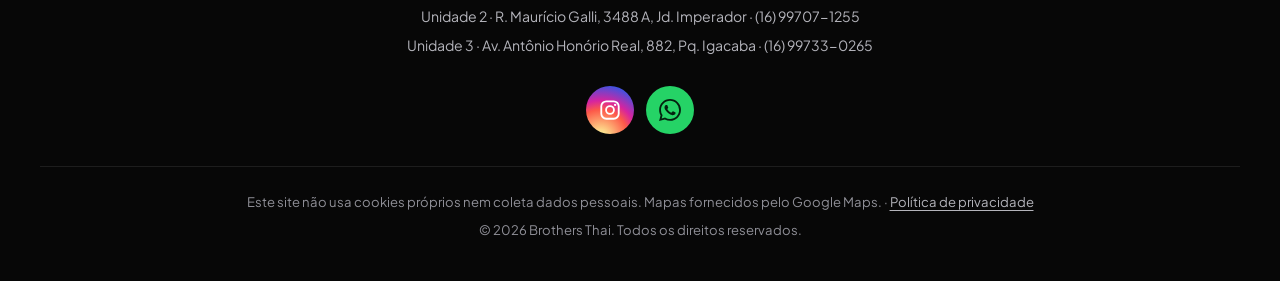
<file: unidade-jardim-imperador-araraquara/index.html>
<!DOCTYPE html>
<html lang="pt-BR">

<head>
    <meta charset="UTF-8">
    <meta name="viewport" content="width=device-width, initial-scale=1.0, viewport-fit=cover">
    <meta http-equiv="Content-Security-Policy" content="default-src 'self'; script-src 'self' https://cloud.umami.is; style-src 'self'; font-src 'self'; img-src 'self' data:; frame-src https://www.google.com; connect-src 'self' https://cloud.umami.is https://api-gateway.umami.dev; object-src 'none'; base-uri 'self'; form-action 'none'; upgrade-insecure-requests">
    <meta name="referrer" content="strict-origin-when-cross-origin">

    <title>Brothers Thai Jardim Imperador | Muay Thai e Jiu-Jitsu em Araraquara</title>
    <meta name="description" content="Unidade 2 da Brothers Thai: R. Maurício Galli, 3488 A, Jardim Imperador, Araraquara-SP. Muay Thai, Jiu-Jitsu e aula infantil. Mestres, horários e como chegar. 1ª aula grátis.">
    <meta name="robots" content="noindex, nofollow">
    <link rel="canonical" href="https://brothersthai.netlify.app/unidade-jardim-imperador-araraquara/">
    <meta name="theme-color" content="#0b0b0c">

    <meta name="geo.region" content="BR-SP">
    <meta name="geo.placename" content="Araraquara">

    <meta property="og:type" content="website">
    <meta property="og:locale" content="pt_BR">
    <meta property="og:site_name" content="Brothers Thai">
    <meta property="og:title" content="Brothers Thai Jardim Imperador | Muay Thai e Jiu-Jitsu em Araraquara">
    <meta property="og:description" content="Unidade 2 da Brothers Thai: R. Maurício Galli, 3488 A, Jardim Imperador, Araraquara-SP. Muay Thai, Jiu-Jitsu e aula infantil. Mestres, horários e como chegar. 1ª aula grátis.">
    <meta property="og:url" content="https://brothersthai.netlify.app/unidade-jardim-imperador-araraquara/">
    <meta property="og:image" content="https://brothersthai.netlify.app/img/og-brothers-thai.jpg">
    <meta property="og:image:width" content="1200">
    <meta property="og:image:height" content="630">
    <meta name="twitter:card" content="summary_large_image">

    <link rel="icon" href="../img/logo-bt.webp" type="image/webp">
    <link rel="apple-touch-icon" href="../img/logo-bt.jpg">
    <link rel="manifest" href="../site.webmanifest">
    <link rel="preload" href="../fonts/plus-jakarta-sans-latin.woff2" as="font" type="font/woff2" crossorigin>
    <link rel="stylesheet" href="../styles.css">

    <script type="application/ld+json">
{
    "@context": "https://schema.org",
    "@graph": [
        {
            "@type": "WebPage",
            "@id": "https://brothersthai.netlify.app/unidade-jardim-imperador-araraquara/#pagina",
            "url": "https://brothersthai.netlify.app/unidade-jardim-imperador-araraquara/",
            "name": "Brothers Thai Jardim Imperador | Muay Thai e Jiu-Jitsu em Araraquara",
            "description": "Unidade 2 da Brothers Thai: R. Maurício Galli, 3488 A, Jardim Imperador, Araraquara-SP. Muay Thai, Jiu-Jitsu e aula infantil. Mestres, horários e como chegar. 1ª aula grátis.",
            "inLanguage": "pt-BR",
            "isPartOf": {
                "@id": "https://brothersthai.netlify.app/#site"
            },
            "about": {
                "@id": "https://brothersthai.netlify.app/#unidade-2"
            }
        },
        {
            "@type": "BreadcrumbList",
            "itemListElement": [
                {
                    "@type": "ListItem",
                    "position": 1,
                    "name": "Início",
                    "item": "https://brothersthai.netlify.app/"
                },
                {
                    "@type": "ListItem",
                    "position": 2,
                    "name": "Unidades",
                    "item": "https://brothersthai.netlify.app/#unidades"
                },
                {
                    "@type": "ListItem",
                    "position": 3,
                    "name": "Jardim Imperador",
                    "item": "https://brothersthai.netlify.app/unidade-jardim-imperador-araraquara/"
                }
            ]
        },
        {
            "@type": "FAQPage",
            "mainEntity": [
                {
                    "@type": "Question",
                    "name": "Onde fica a Brothers Thai Jardim Imperador?",
                    "acceptedAnswer": {
                        "@type": "Answer",
                        "text": "Na R. Maurício Galli, 3488 A, Jardim Imperador, Araraquara-SP, CEP 14806-245. Use o botão \"Traçar rota\" para abrir o caminho no Google Maps."
                    }
                },
                {
                    "@type": "Question",
                    "name": "Quais aulas tem nessa unidade?",
                    "acceptedAnswer": {
                        "@type": "Answer",
                        "text": "Muay Thai e Jiu-Jitsu, para iniciantes e avançados, com a mesma grade de horários das outras unidades. Confirme pelo WhatsApp as turmas infantis."
                    }
                },
                {
                    "@type": "Question",
                    "name": "Como agendo a aula grátis?",
                    "acceptedAnswer": {
                        "@type": "Answer",
                        "text": "Chame no WhatsApp ou ligue para (16) 99707-1255 e diga que quer treinar na unidade Jardim Imperador."
                    }
                }
            ]
        }
    ]
}
    </script>
</head>

<body>
    <a class="skip-link" href="#conteudo">Pular para o conteúdo</a>

    <!-- Ícones (sprite SVG local: sem bibliotecas externas) -->
    <svg width="0" height="0" class="sr-only" aria-hidden="true" focusable="false">
        <symbol id="i-whats" viewBox="0 0 24 24"><path d="M17.47 14.38c-.3-.15-1.76-.87-2.03-.97-.27-.1-.47-.15-.67.15-.2.3-.77.97-.94 1.16-.17.2-.35.22-.64.08-.3-.15-1.26-.47-2.39-1.48-.88-.79-1.48-1.76-1.65-2.06-.17-.3-.02-.46.13-.6.13-.14.3-.35.45-.52.15-.18.2-.3.3-.5.1-.2.05-.37-.03-.52-.07-.15-.67-1.61-.92-2.2-.24-.58-.49-.5-.67-.51h-.57c-.2 0-.52.07-.79.37-.27.3-1.04 1.02-1.04 2.48s1.07 2.88 1.21 3.07c.15.2 2.1 3.2 5.08 4.49.71.31 1.26.49 1.7.63.71.22 1.36.19 1.87.12.57-.09 1.76-.72 2-1.41.25-.7.25-1.29.17-1.41-.07-.13-.27-.2-.57-.35m-5.42 7.4h-.01a9.87 9.87 0 0 1-5.03-1.38l-.36-.21-3.74.98 1-3.65-.24-.37a9.86 9.86 0 0 1-1.51-5.26c0-5.45 4.44-9.88 9.89-9.88 2.64 0 5.12 1.03 6.99 2.9a9.83 9.83 0 0 1 2.89 6.99c0 5.45-4.44 9.88-9.88 9.88m8.41-18.3A11.82 11.82 0 0 0 12.05 0C5.5 0 .16 5.34.16 11.89c0 2.1.55 4.14 1.59 5.95L.06 24l6.3-1.65a11.88 11.88 0 0 0 5.68 1.45h.01c6.55 0 11.89-5.34 11.89-11.89a11.82 11.82 0 0 0-3.48-8.41Z"/></symbol>
        <symbol id="i-insta" viewBox="0 0 24 24"><g fill="none" stroke="currentColor" stroke-width="2"><rect x="2.5" y="2.5" width="19" height="19" rx="5.5"/><circle cx="12" cy="12" r="4.3"/></g><circle cx="17.6" cy="6.4" r="1.3"/></symbol>
        <symbol id="i-google" viewBox="0 0 24 24"><path d="M12.48 10.92v3.28h7.84c-.24 1.84-.85 3.19-1.79 4.13-1.15 1.15-2.93 2.4-6.05 2.4-4.83 0-8.6-3.89-8.6-8.72s3.77-8.72 8.6-8.72c2.6 0 4.51 1.03 5.91 2.35l2.31-2.31C18.75 1.44 16.13 0 12.48 0 5.87 0 .31 5.39.31 12s5.56 12 12.17 12c3.57 0 6.27-1.17 8.37-3.36 2.16-2.16 2.84-5.21 2.84-7.67 0-.76-.05-1.47-.17-2.05H12.48z"/></symbol>
        <symbol id="i-phone" viewBox="0 0 24 24"><path fill="none" stroke="currentColor" stroke-width="2" stroke-linecap="round" stroke-linejoin="round" d="M22 16.92v3a2 2 0 0 1-2.18 2 19.8 19.8 0 0 1-8.63-3.07 19.5 19.5 0 0 1-6-6A19.8 19.8 0 0 1 2.12 4.18 2 2 0 0 1 4.11 2h3a2 2 0 0 1 2 1.72c.13.96.36 1.9.7 2.81a2 2 0 0 1-.45 2.11L8.09 9.91a16 16 0 0 0 6 6l1.27-1.27a2 2 0 0 1 2.11-.45c.91.34 1.85.57 2.81.7A2 2 0 0 1 22 16.92z"/></symbol>
        <symbol id="i-pin" viewBox="0 0 24 24"><g fill="none" stroke="currentColor" stroke-width="2" stroke-linecap="round" stroke-linejoin="round"><path d="M20 10c0 6-8 12-8 12s-8-6-8-12a8 8 0 0 1 16 0Z"/><circle cx="12" cy="10" r="3"/></g></symbol>
        <symbol id="i-route" viewBox="0 0 24 24"><path fill="none" stroke="currentColor" stroke-width="2" stroke-linecap="round" stroke-linejoin="round" d="M3 11l19-9-9 19-2-8-8-2z"/></symbol>
        <symbol id="i-clock" viewBox="0 0 24 24"><g fill="none" stroke="currentColor" stroke-width="2" stroke-linecap="round"><circle cx="12" cy="12" r="10"/><path d="M12 6v6l4 2"/></g></symbol>
        <symbol id="i-glove" viewBox="0 0 24 24"><path fill="none" stroke="currentColor" stroke-width="2" stroke-linecap="round" stroke-linejoin="round" d="M6 13V9a6 6 0 0 1 6-6h1a5 5 0 0 1 5 5v1.5a3 3 0 0 1 2 2.83V14a6 6 0 0 1-6 6h-3a5 5 0 0 1-5-5v-2Zm0 0h7m5-3.5h-3a2 2 0 0 0-2 2V14M8 20v2h8v-2"/></symbol>
        <symbol id="i-gi" viewBox="0 0 24 24"><path fill="none" stroke="currentColor" stroke-width="2" stroke-linecap="round" stroke-linejoin="round" d="M8 3l4 6 4-6 5 3-2 5-3-1v11H8V10l-3 1-2-5 5-3Zm0 11h8m-5 0-1 4m3-4 1 4"/></symbol>
        <symbol id="i-star" viewBox="0 0 24 24"><path fill="none" stroke="currentColor" stroke-width="2" stroke-linejoin="round" d="M12 2l3.09 6.26L22 9.27l-5 4.87 1.18 6.88L12 17.77l-6.18 3.25L7 14.14 2 9.27l6.91-1.01L12 2z"/></symbol>
        <symbol id="i-users" viewBox="0 0 24 24"><g fill="none" stroke="currentColor" stroke-width="2" stroke-linecap="round"><circle cx="9" cy="7" r="3.5"/><path d="M2.5 21v-1a6.5 6.5 0 0 1 13 0v1"/><circle cx="17.5" cy="9" r="2.5"/><path d="M17 14.6a5 5 0 0 1 4.5 5V21"/></g></symbol>
        <symbol id="i-building" viewBox="0 0 24 24"><g fill="none" stroke="currentColor" stroke-width="2" stroke-linecap="round" stroke-linejoin="round"><path d="M3 21h18M5 21V7l7-4 7 4v14"/><path d="M9 21v-5h6v5M9 10h.01M15 10h.01"/></g></symbol>
        <symbol id="i-up" viewBox="0 0 24 24"><path fill="none" stroke="currentColor" stroke-width="2.4" stroke-linecap="round" stroke-linejoin="round" d="M18 15l-6-6-6 6"/></symbol>
    </svg>

    <header class="header" id="main-header">
        <div class="container header-inner">
            <a href="../#inicio" class="logo" aria-label="Brothers Thai - início">
                <img src="../img/logo-bt.webp" alt="" width="46" height="46">
                <span>BROTHERS <span class="hl">THAI</span></span>
            </a>

            <button class="menu-toggle" id="mobile-menu" aria-label="Abrir menu" aria-expanded="false" aria-controls="nav-menu">
                <span></span><span></span><span></span>
            </button>

            <nav class="nav" id="nav-menu" aria-label="Menu principal">
                <a href="../#sobre">Sobre</a>
                <a href="../#modalidades">Modalidades</a>
                <a href="../#kids">Kids</a>
                <a href="../#equipe">Equipe</a>
                <a href="../#horarios">Horários</a>
                <a href="../#avaliacoes">Avaliações</a>
                <a href="../#unidades">Unidades</a>
                <a href="../#como-comecar" class="nav-highlight"><span class="dot" aria-hidden="true"></span>Aula experimental</a>
                <a href="https://wa.me/5516997649205?text=Ol%C3%A1!%20Vim%20pelo%20site%20e%20quero%20agendar%20uma%20aula%20experimental." class="btn-solid btn-sm nav-cta" target="_blank" rel="noopener noreferrer">Agendar</a>
            </nav>
        </div>
    </header>

    <main id="conteudo">

        <!-- TOPO DA UNIDADE -->
        <section class="page-hero" aria-labelledby="page-title">
            <div class="container">
                <a href="../#unidades" class="back-link">Voltar</a>

                <nav class="breadcrumb" aria-label="Você está em">
                    <ol>
                        <li><a href="../">Início</a></li>
                        <li><a href="../#unidades">Unidades</a></li>
                        <li aria-current="page">Jardim Imperador</li>
                    </ol>
                </nav>

                <div class="page-hero-grid">
                    <div class="page-hero-text">
                        <p class="eyebrow">Unidade 2 · Araraquara-SP</p>
                        <h1 id="page-title">Brothers Thai <span class="hl">Jardim Imperador</span></h1>
                        <p class="hero-text">Muay Thai e Jiu-Jitsu na R. Maurício Galli, 3488 A, Jardim Imperador. Os mesmos mestres, a mesma grade e o mesmo ambiente família das outras unidades, perto de você.</p>
                        <div class="hero-actions">
                            <a href="https://wa.me/5516997649205?text=Ol%C3%A1!%20Vim%20pelo%20site%20e%20quero%20agendar%20uma%20aula%20gr%C3%A1tis%20na%20unidade%20Jardim%20Imperador." class="btn-whats btn-pulse" target="_blank" rel="noopener noreferrer">
                                <svg class="icon" aria-hidden="true"><use href="#i-whats"/></svg>
                                Agendar aula grátis
                            </a>
                            <a href="#equipe-unidade" class="btn-ghost">Ver a equipe</a>
                        </div>
                        <ul class="hero-badges" aria-label="Destaques">
                            <li>Muay Thai</li>
                            <li>Jiu-Jitsu</li>
                            <li>1ª aula grátis</li>
                        </ul>
                    </div>
                    <div class="unit-card unit-card-hero">
                        <div class="unit-links">
                            <a class="contact-item" href="https://www.google.com/maps/dir/?api=1&amp;destination=R.+Maur%C3%ADcio+Galli,+3488a,+Araraquara+-+SP,+14806-245" target="_blank" rel="noopener noreferrer">
                                <span class="contact-ico"><svg class="icon" aria-hidden="true"><use href="#i-pin"/></svg></span>
                                R. Maurício Galli, 3488 A, Jardim Imperador · CEP 14806-245
                            </a>
                            <a class="contact-item" href="tel:+5516997071255">
                                <span class="contact-ico"><svg class="icon" aria-hidden="true"><use href="#i-phone"/></svg></span>
                                (16) 99707-1255
                            </a>
                        </div>
                        <div class="contact-map">
                            <iframe src="https://www.google.com/maps?q=R.+Maur%C3%ADcio+Galli,+3488a,+Araraquara+-+SP,+14806-245&amp;output=embed" title="Mapa da Brothers Thai unidade Jardim Imperador, R. Maurício Galli, 3488 A, Jardim Imperador, Araraquara" loading="lazy" referrerpolicy="strict-origin-when-cross-origin"></iframe>
                            <a class="map-route" href="https://www.google.com/maps/dir/?api=1&amp;destination=R.+Maur%C3%ADcio+Galli,+3488a,+Araraquara+-+SP,+14806-245" target="_blank" rel="noopener noreferrer"><svg class="icon" aria-hidden="true"><use href="#i-route"/></svg> Traçar rota</a>
                        </div>
                    </div>
                </div>
            </div>
        </section>

        <!-- EQUIPE DA UNIDADE -->
        <section id="equipe-unidade" class="section-dark" aria-labelledby="team-title">
            <div class="container">
                <div class="section-head reveal">
                    <p class="eyebrow">Quem ensina aqui</p>
                    <h2 id="team-title" class="section-title">Equipe da unidade <span class="hl">Jardim Imperador</span></h2>
                </div>
                <div class="team-grid">
                    <article class="team-card reveal">
                        <div class="team-photo">
                            <img src="../img/mestre-rafael.webp" alt="Mestre Rafael, mestre de jiu-jitsu da Brothers Thai Jardim Imperador em Araraquara" width="480" height="480" loading="lazy">
                            <span class="team-belt">Jiu-Jitsu</span>
                        </div>
                        <div class="team-body">
                            <h3>Mestre Rafael</h3>
                            <p>Mestre de Jiu-Jitsu</p>
                        </div>
                    </article>
                    <article class="team-card reveal">
                        <div class="team-photo">
                            <img src="../img/mestre-weverton.webp" alt="Mestre Weverton, mestre de muay thai da Brothers Thai Jardim Imperador em Araraquara" width="480" height="480" loading="lazy">
                            <span class="team-belt">Muay Thai</span>
                        </div>
                        <div class="team-body">
                            <h3>Mestre Weverton</h3>
                            <p>Mestre de Muay Thai</p>
                        </div>
                    </article>
                </div>
            </div>
        </section>

        <!-- HORÁRIOS -->
        <section class="section-tint" aria-labelledby="horarios-title">
            <div class="container">
                <div class="section-head reveal">
                    <p class="eyebrow">Horários</p>
                    <h2 id="horarios-title" class="section-title">Horários da unidade <span class="hl">Jardim Imperador</span></h2>
                    <p class="section-sub">Mesma grade nas 3 unidades. O dia de hoje aparece destacado. <a class="text-link" href="../#horarios">Ver a grade completa</a>.</p>
                </div>
                <div class="hours-grid reveal">
                    <article class="hours-card">
                        <header class="hours-head">
                            <span class="hours-ico"><svg class="icon" aria-hidden="true"><use href="#i-glove"/></svg></span>
                            <div>
                                <h3>Muay Thai</h3>
                                <small>40 aulas por semana</small>
                            </div>
                        </header>
                        <ol class="week-strip" aria-label="Dias com aula de Muay Thai">
                            <li data-day="1" class="on" title="Segunda"><span class="sr-only">Segunda: tem aula</span><span aria-hidden="true">S</span></li><li data-day="2" class="on" title="Terça"><span class="sr-only">Terça: tem aula</span><span aria-hidden="true">T</span></li><li data-day="3" class="on" title="Quarta"><span class="sr-only">Quarta: tem aula</span><span aria-hidden="true">Q</span></li><li data-day="4" class="on" title="Quinta"><span class="sr-only">Quinta: tem aula</span><span aria-hidden="true">Q</span></li><li data-day="5" class="on" title="Sexta"><span class="sr-only">Sexta: tem aula</span><span aria-hidden="true">S</span></li><li data-day="6" title="Sábado"><span class="sr-only">Sábado: sem aula</span><span aria-hidden="true">S</span></li>
                        </ol>
                        <ul class="hours-rows">
                            <li>
                                <span class="hr-day"><strong>Seg a Sex</strong><small>Manhã</small></span>
                                <span class="hr-times"><b>06h</b><b>07h</b><b>08h</b><b>09h</b></span>
                            </li>
                            <li>
                                <span class="hr-day"><strong>Seg a Sex</strong><small>Tarde</small></span>
                                <span class="hr-times"><b>16h</b><b>17h</b><b>18h</b></span>
                            </li>
                            <li>
                                <span class="hr-day"><strong>Seg, Ter e Qua</strong><small>Noite</small></span>
                                <span class="hr-times"><b>19h</b></span>
                            </li>
                            <li>
                                <span class="hr-day"><strong>Seg e Qua</strong><small>Noite</small></span>
                                <span class="hr-times"><b>20h</b></span>
                            </li>
                        </ul>
                    </article>
                    <article class="hours-card">
                        <header class="hours-head">
                            <span class="hours-ico"><svg class="icon" aria-hidden="true"><use href="#i-gi"/></svg></span>
                            <div>
                                <h3>Jiu-Jitsu</h3>
                                <small>5 aulas por semana</small>
                            </div>
                        </header>
                        <ol class="week-strip" aria-label="Dias com aula de Jiu-Jitsu">
                            <li data-day="1" class="on" title="Segunda"><span class="sr-only">Segunda: tem aula</span><span aria-hidden="true">S</span></li><li data-day="2" class="on" title="Terça"><span class="sr-only">Terça: tem aula</span><span aria-hidden="true">T</span></li><li data-day="3" class="on" title="Quarta"><span class="sr-only">Quarta: tem aula</span><span aria-hidden="true">Q</span></li><li data-day="4" class="on" title="Quinta"><span class="sr-only">Quinta: tem aula</span><span aria-hidden="true">Q</span></li><li data-day="5" title="Sexta"><span class="sr-only">Sexta: sem aula</span><span aria-hidden="true">S</span></li><li data-day="6" class="on" title="Sábado"><span class="sr-only">Sábado: tem aula</span><span aria-hidden="true">S</span></li>
                        </ol>
                        <ul class="hours-rows">
                            <li>
                                <span class="hr-day"><strong>Ter e Qui</strong><small>Noite</small></span>
                                <span class="hr-times"><b>20h</b></span>
                            </li>
                            <li>
                                <span class="hr-day"><strong>Seg e Qua</strong><small>Noite</small></span>
                                <span class="hr-times"><b>21h</b></span>
                            </li>
                            <li>
                                <span class="hr-day"><strong>Sábado</strong><small>Tarde</small></span>
                                <span class="hr-times"><b>16h</b></span>
                            </li>
                        </ul>
                    </article>
                    <article class="hours-card hours-card-kids">
                        <header class="hours-head">
                            <span class="hours-ico"><svg class="icon" aria-hidden="true"><use href="#i-star"/></svg></span>
                            <div>
                                <h3>Infantil</h3>
                                <small>1 aula por semana</small>
                            </div>
                        </header>
                        <ol class="week-strip" aria-label="Dias com aula de Infantil">
                            <li data-day="1" title="Segunda"><span class="sr-only">Segunda: sem aula</span><span aria-hidden="true">S</span></li><li data-day="2" title="Terça"><span class="sr-only">Terça: sem aula</span><span aria-hidden="true">T</span></li><li data-day="3" title="Quarta"><span class="sr-only">Quarta: sem aula</span><span aria-hidden="true">Q</span></li><li data-day="4" title="Quinta"><span class="sr-only">Quinta: sem aula</span><span aria-hidden="true">Q</span></li><li data-day="5" title="Sexta"><span class="sr-only">Sexta: sem aula</span><span aria-hidden="true">S</span></li><li data-day="6" class="on" title="Sábado"><span class="sr-only">Sábado: tem aula</span><span aria-hidden="true">S</span></li>
                        </ol>
                        <ul class="hours-rows">
                            <li>
                                <span class="hr-day"><strong>Sábado</strong><small>Manhã</small></span>
                                <span class="hr-times"><b>10h</b></span>
                            </li>
                        </ul>
                    </article>
                </div>
            </div>
        </section>

        <!-- DÚVIDAS -->
        <section class="section-dark" aria-labelledby="faq-title">
            <div class="container">
                <div class="section-head reveal">
                    <p class="eyebrow">Dúvidas</p>
                    <h2 id="faq-title" class="section-title">Sobre a unidade Jardim Imperador</h2>
                </div>
                <div class="faq reveal">
                    <details>
                        <summary>Onde fica a Brothers Thai Jardim Imperador?</summary>
                        <div class="faq-body"><p>Na R. Maurício Galli, 3488 A, Jardim Imperador, Araraquara-SP, CEP 14806-245. Use o botão "Traçar rota" para abrir o caminho no Google Maps.</p></div>
                    </details>
                    <details>
                        <summary>Quais aulas tem nessa unidade?</summary>
                        <div class="faq-body"><p>Muay Thai e Jiu-Jitsu, para iniciantes e avançados, com a mesma grade de horários das outras unidades. Confirme pelo WhatsApp as turmas infantis.</p></div>
                    </details>
                    <details>
                        <summary>Como agendo a aula grátis?</summary>
                        <div class="faq-body"><p>Chame no WhatsApp ou ligue para (16) 99707-1255 e diga que quer treinar na unidade Jardim Imperador.</p></div>
                    </details>
                </div>
            </div>
        </section>

        <!-- VEJA TAMBÉM -->
        <section class="section-tint" aria-labelledby="related-title">
            <div class="container">
                <div class="section-head reveal">
                    <p class="eyebrow">Veja também</p>
                    <h2 id="related-title" class="section-title">Outras unidades e aulas</h2>
                </div>
                <ul class="related-grid">
                    <li>
                        <a href="../unidade-santos-dumont-araraquara/" class="related-card">
                            <span class="related-num" aria-hidden="true">1</span>
                            <span><strong>Unidade Santos Dumont</strong><small>Av. Alberto Santos Dumont, 199</small></span>
                        </a>
                    </li>
                    <li>
                        <a href="../unidade-parque-igacaba-araraquara/" class="related-card">
                            <span class="related-num" aria-hidden="true">3</span>
                            <span><strong>Unidade Parque Igacaba</strong><small>Av. Antônio Honório Real, 882, Parque Igacaba</small></span>
                        </a>
                    </li>
                    <li>
                        <a href="../muay-thai-araraquara/" class="related-card">
                            <img src="../img/slide-muaythai-600.webp" alt="" width="64" height="64" loading="lazy">
                            <span><strong>Muay Thai</strong><small>Turmas manhã e noite</small></span>
                        </a>
                    </li>
                    <li>
                        <a href="../jiu-jitsu-araraquara/" class="related-card">
                            <img src="../img/slide-jiu-600.webp" alt="" width="64" height="64" loading="lazy">
                            <span><strong>Jiu-Jitsu</strong><small>Graduação por faixas</small></span>
                        </a>
                    </li>
                    <li>
                        <a href="../luta-infantil-araraquara/" class="related-card">
                            <img src="../img/kids-600.webp" alt="" width="64" height="64" loading="lazy">
                            <span><strong>Luta para crianças</strong><small>Sábados às 10h</small></span>
                        </a>
                    </li>
                </ul>
            </div>
        </section>

        <!-- CHAMADA FINAL -->
        <section class="section-red cta-band" aria-labelledby="cta-title">
            <div class="container">
                <h2 id="cta-title" class="section-title">Treine na unidade Jardim Imperador</h2>
                <p class="section-sub">A primeira aula é grátis e sem compromisso. Chame no WhatsApp e escolha o melhor horário.</p>
                <div class="section-actions">
                    <a href="https://wa.me/5516997649205?text=Ol%C3%A1!%20Vim%20pelo%20site%20e%20quero%20agendar%20uma%20aula%20gr%C3%A1tis%20na%20unidade%20Jardim%20Imperador." class="btn-whats btn-pulse" target="_blank" rel="noopener noreferrer">
                        <svg class="icon" aria-hidden="true"><use href="#i-whats"/></svg>
                        Agendar aula grátis
                    </a>
                </div>
                <a href="../#unidades" class="back-link">Voltar para a página inicial</a>
            </div>
        </section>
    </main>

    <footer class="footer">
        <div class="container">
            <a href="../#inicio" class="footer-logo" aria-label="Brothers Thai - voltar ao início">
                <img src="../img/logo-bt.webp" alt="" width="72" height="72" loading="lazy">
                <span>BROTHERS <span class="hl">THAI</span></span>
            </a>
            <p class="footer-tagline">Muay Thai e Jiu-Jitsu em Araraquara/SP</p>

            <nav class="footer-nav" aria-label="Rodapé">
                <a href="../#sobre">Sobre</a>
                <a href="../#modalidades">Modalidades</a>
                <a href="../#kids">Kids</a>
                <a href="../#equipe">Equipe</a>
                <a href="../#horarios">Horários</a>
                <a href="../#duvidas">Dúvidas</a>
                <a href="../#unidades">Unidades</a>
            </nav>
            <nav class="footer-nav footer-pages" aria-label="Aulas">
                <a href="../muay-thai-araraquara/">Muay Thai em Araraquara</a>
                <a href="../jiu-jitsu-araraquara/">Jiu-Jitsu em Araraquara</a>
                <a href="../luta-infantil-araraquara/">Luta para crianças</a>
            </nav>
            <nav class="footer-nav footer-pages" aria-label="Unidades">
                <a href="../unidade-santos-dumont-araraquara/">Unidade Santos Dumont</a>
                <a href="../unidade-jardim-imperador-araraquara/">Unidade Jardim Imperador</a>
                <a href="../unidade-parque-igacaba-araraquara/">Unidade Parque Igacaba</a>
            </nav>

            <address class="footer-units">
                <span>Unidade 1 · Av. Alberto Santos Dumont, 199 · (16) 99793-3828</span>
                <span>Unidade 2 · R. Maurício Galli, 3488 A, Jd. Imperador · (16) 99707-1255</span>
                <span>Unidade 3 · Av. Antônio Honório Real, 882, Pq. Igacaba · (16) 99733-0265</span>
            </address>

            <div class="footer-social">
                <a href="https://www.instagram.com/brothers_thai_team/" class="social-btn insta-bg" target="_blank" rel="noopener noreferrer" aria-label="Instagram da Brothers Thai"><svg class="icon" aria-hidden="true"><use href="#i-insta"/></svg></a>
                <a href="https://wa.me/5516997649205?text=Ol%C3%A1!%20Vim%20pelo%20site." class="social-btn whats-bg" target="_blank" rel="noopener noreferrer" aria-label="WhatsApp da Brothers Thai"><svg class="icon" aria-hidden="true"><use href="#i-whats"/></svg></a>
            </div>

            <div class="footer-legal">
                <p>Este site não usa cookies próprios nem coleta dados pessoais. Mapas fornecidos pelo Google Maps. · <a href="../politica-de-privacidade/">Política de privacidade</a></p>
                <p>© <span id="year">2026</span> Brothers Thai. Todos os direitos reservados.</p>
            </div>
        </div>
    </footer>

    <div class="floating-buttons">
        <button type="button" class="float-btn back-to-top" id="back-to-top" aria-label="Voltar ao topo"><svg class="icon" aria-hidden="true"><use href="#i-up"/></svg></button>
        <a href="https://www.instagram.com/brothers_thai_team/" class="float-btn insta-bg" target="_blank" rel="noopener noreferrer" aria-label="Instagram da Brothers Thai"><svg class="icon" aria-hidden="true"><use href="#i-insta"/></svg></a>
        <a href="https://wa.me/5516997649205?text=Ol%C3%A1!%20Vim%20pelo%20site%20e%20quero%20agendar%20uma%20aula%20experimental." class="float-btn whats-bg" target="_blank" rel="noopener noreferrer" aria-label="Agendar pelo WhatsApp"><svg class="icon" aria-hidden="true"><use href="#i-whats"/></svg></a>
    </div>
    <div class="mobile-cta">
        <a href="https://www.instagram.com/brothers_thai_team/" class="m-insta" target="_blank" rel="noopener noreferrer"><svg class="icon" aria-hidden="true"><use href="#i-insta"/></svg> Instagram</a>
        <a href="https://wa.me/5516997649205?text=Ol%C3%A1!%20Vim%20pelo%20site%20e%20quero%20agendar%20uma%20aula%20experimental." class="m-whats" target="_blank" rel="noopener noreferrer"><svg class="icon" aria-hidden="true"><use href="#i-whats"/></svg> Agendar aula</a>
    </div>

    <script src="../script.js" defer></script>
</body>

</html>
</file>
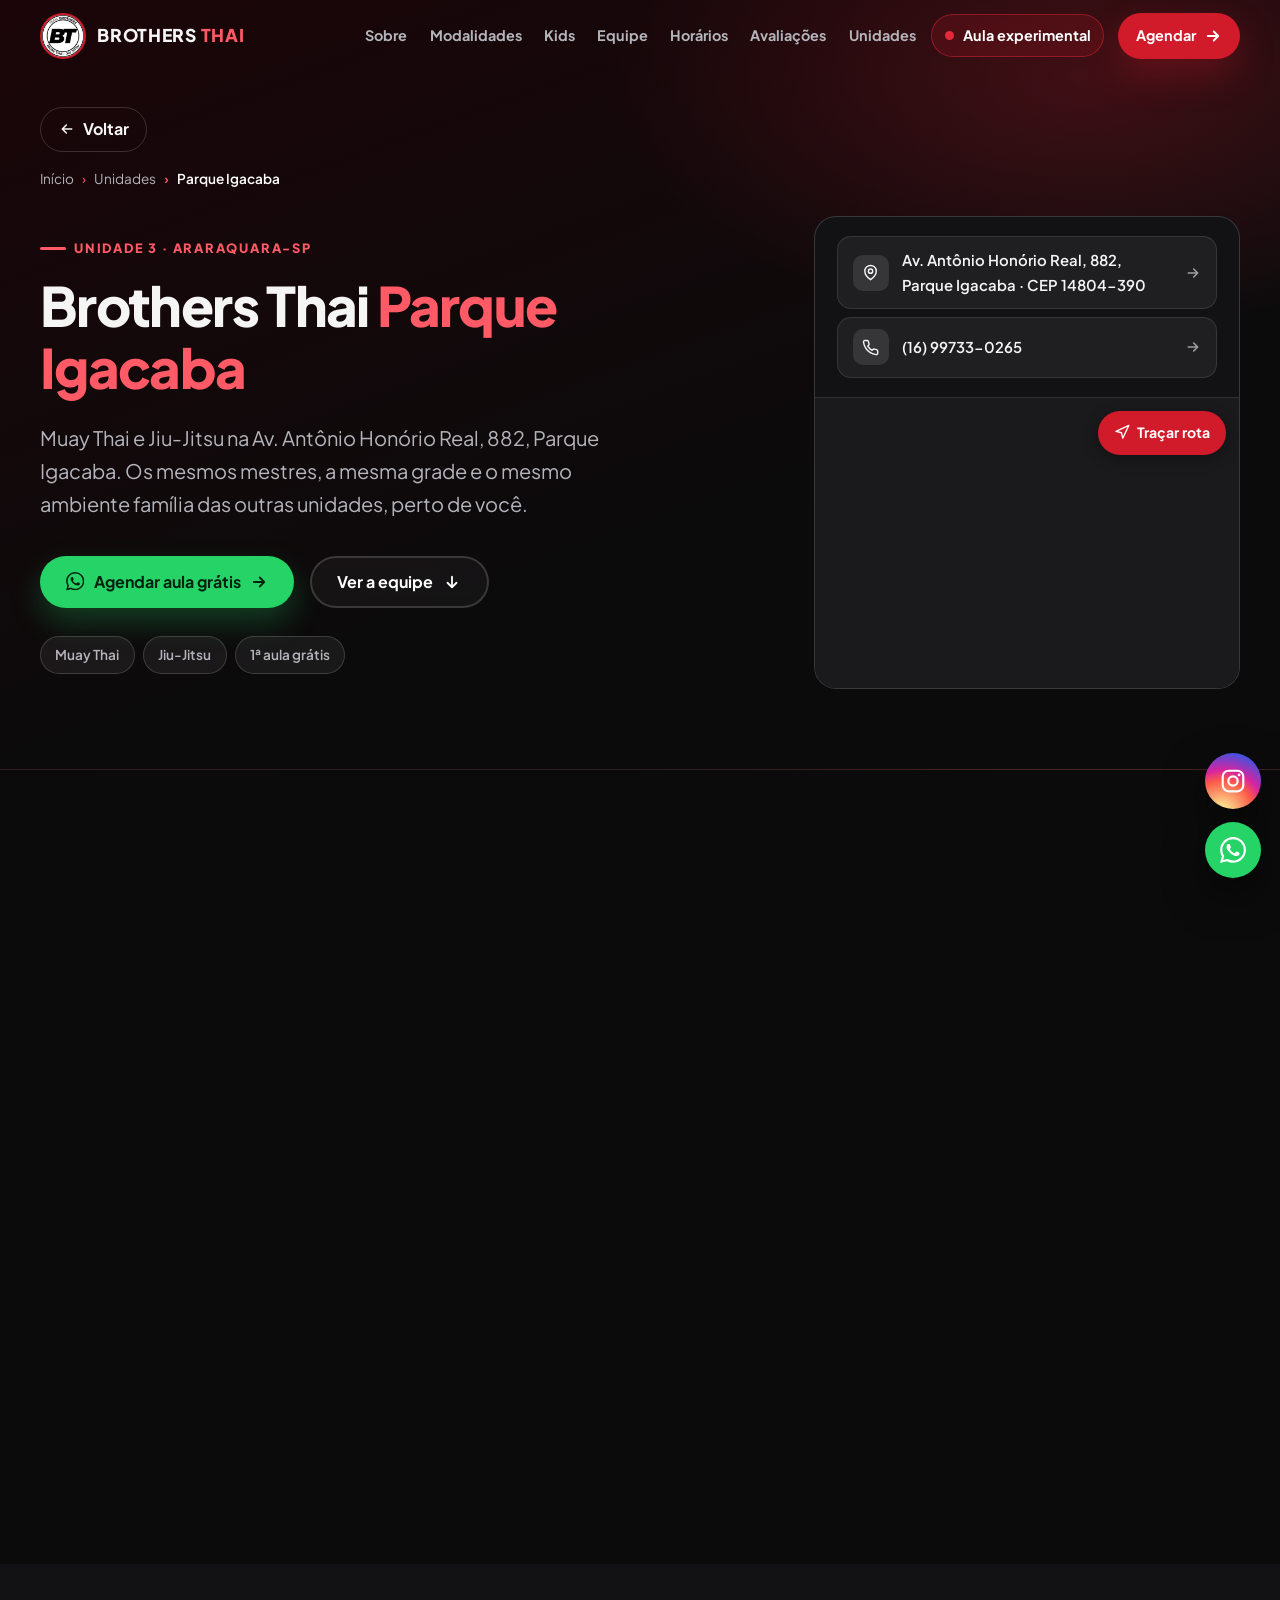
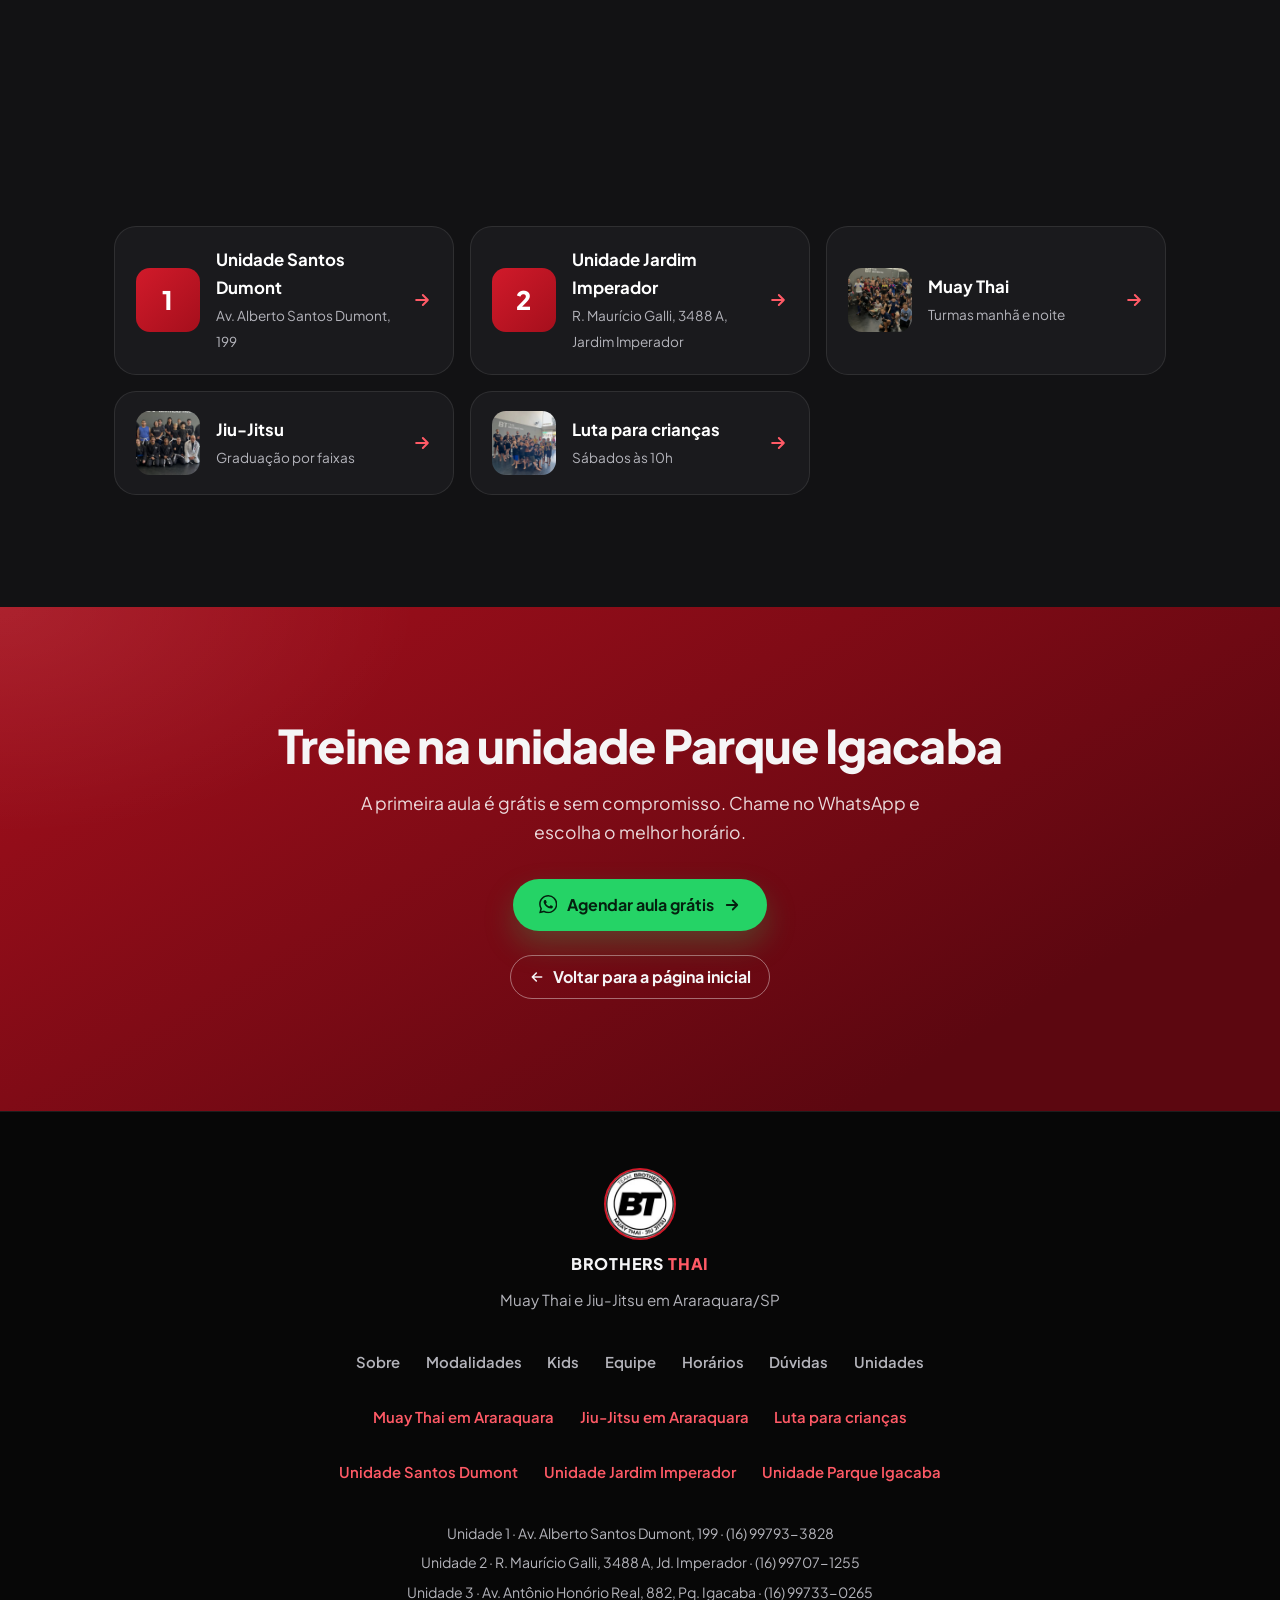
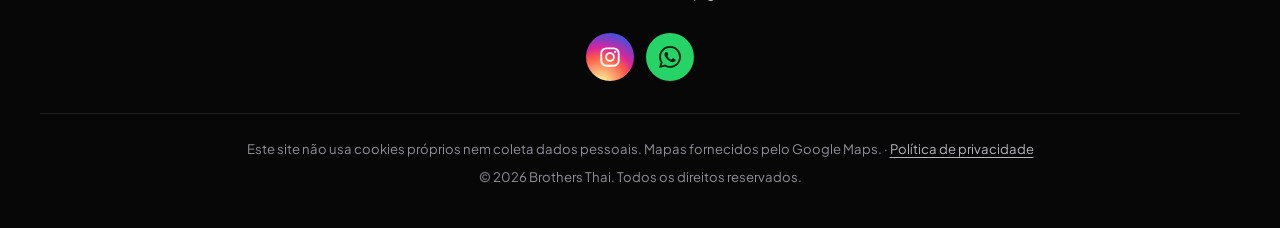
<file: unidade-parque-igacaba-araraquara/index.html>
<!DOCTYPE html>
<html lang="pt-BR">

<head>
    <meta charset="UTF-8">
    <meta name="viewport" content="width=device-width, initial-scale=1.0, viewport-fit=cover">
    <meta http-equiv="Content-Security-Policy" content="default-src 'self'; script-src 'self' https://cloud.umami.is; style-src 'self'; font-src 'self'; img-src 'self' data:; frame-src https://www.google.com; connect-src 'self' https://cloud.umami.is https://api-gateway.umami.dev; object-src 'none'; base-uri 'self'; form-action 'none'; upgrade-insecure-requests">
    <meta name="referrer" content="strict-origin-when-cross-origin">

    <title>Brothers Thai Parque Igacaba | Muay Thai e Jiu-Jitsu em Araraquara</title>
    <meta name="description" content="Unidade 3 da Brothers Thai: Av. Antônio Honório Real, 882, Parque Igacaba, Araraquara-SP. Muay Thai, Jiu-Jitsu e aula infantil. Mestres, horários e como chegar. 1ª aula grátis.">
    <meta name="robots" content="noindex, nofollow">
    <link rel="canonical" href="https://brothersthai.netlify.app/unidade-parque-igacaba-araraquara/">
    <meta name="theme-color" content="#0b0b0c">

    <meta name="geo.region" content="BR-SP">
    <meta name="geo.placename" content="Araraquara">

    <meta property="og:type" content="website">
    <meta property="og:locale" content="pt_BR">
    <meta property="og:site_name" content="Brothers Thai">
    <meta property="og:title" content="Brothers Thai Parque Igacaba | Muay Thai e Jiu-Jitsu em Araraquara">
    <meta property="og:description" content="Unidade 3 da Brothers Thai: Av. Antônio Honório Real, 882, Parque Igacaba, Araraquara-SP. Muay Thai, Jiu-Jitsu e aula infantil. Mestres, horários e como chegar. 1ª aula grátis.">
    <meta property="og:url" content="https://brothersthai.netlify.app/unidade-parque-igacaba-araraquara/">
    <meta property="og:image" content="https://brothersthai.netlify.app/img/og-brothers-thai.jpg">
    <meta property="og:image:width" content="1200">
    <meta property="og:image:height" content="630">
    <meta name="twitter:card" content="summary_large_image">

    <link rel="icon" href="../img/logo-bt.webp" type="image/webp">
    <link rel="apple-touch-icon" href="../img/logo-bt.jpg">
    <link rel="manifest" href="../site.webmanifest">
    <link rel="preload" href="../fonts/plus-jakarta-sans-latin.woff2" as="font" type="font/woff2" crossorigin>
    <link rel="stylesheet" href="../styles.css">

    <script type="application/ld+json">
{
    "@context": "https://schema.org",
    "@graph": [
        {
            "@type": "WebPage",
            "@id": "https://brothersthai.netlify.app/unidade-parque-igacaba-araraquara/#pagina",
            "url": "https://brothersthai.netlify.app/unidade-parque-igacaba-araraquara/",
            "name": "Brothers Thai Parque Igacaba | Muay Thai e Jiu-Jitsu em Araraquara",
            "description": "Unidade 3 da Brothers Thai: Av. Antônio Honório Real, 882, Parque Igacaba, Araraquara-SP. Muay Thai, Jiu-Jitsu e aula infantil. Mestres, horários e como chegar. 1ª aula grátis.",
            "inLanguage": "pt-BR",
            "isPartOf": {
                "@id": "https://brothersthai.netlify.app/#site"
            },
            "about": {
                "@id": "https://brothersthai.netlify.app/#unidade-3"
            }
        },
        {
            "@type": "BreadcrumbList",
            "itemListElement": [
                {
                    "@type": "ListItem",
                    "position": 1,
                    "name": "Início",
                    "item": "https://brothersthai.netlify.app/"
                },
                {
                    "@type": "ListItem",
                    "position": 2,
                    "name": "Unidades",
                    "item": "https://brothersthai.netlify.app/#unidades"
                },
                {
                    "@type": "ListItem",
                    "position": 3,
                    "name": "Parque Igacaba",
                    "item": "https://brothersthai.netlify.app/unidade-parque-igacaba-araraquara/"
                }
            ]
        },
        {
            "@type": "FAQPage",
            "mainEntity": [
                {
                    "@type": "Question",
                    "name": "Onde fica a Brothers Thai Parque Igacaba?",
                    "acceptedAnswer": {
                        "@type": "Answer",
                        "text": "Na Av. Antônio Honório Real, 882, Parque Igacaba, Araraquara-SP, CEP 14804-390. Use o botão \"Traçar rota\" para abrir o caminho no Google Maps."
                    }
                },
                {
                    "@type": "Question",
                    "name": "Quais aulas tem nessa unidade?",
                    "acceptedAnswer": {
                        "@type": "Answer",
                        "text": "Muay Thai e Jiu-Jitsu, para iniciantes e avançados, com a mesma grade de horários das outras unidades. Confirme pelo WhatsApp as turmas infantis."
                    }
                },
                {
                    "@type": "Question",
                    "name": "Como agendo a aula grátis?",
                    "acceptedAnswer": {
                        "@type": "Answer",
                        "text": "Chame no WhatsApp ou ligue para (16) 99733-0265 e diga que quer treinar na unidade Parque Igacaba."
                    }
                }
            ]
        }
    ]
}
    </script>
</head>

<body>
    <a class="skip-link" href="#conteudo">Pular para o conteúdo</a>

    <!-- Ícones (sprite SVG local: sem bibliotecas externas) -->
    <svg width="0" height="0" class="sr-only" aria-hidden="true" focusable="false">
        <symbol id="i-whats" viewBox="0 0 24 24"><path d="M17.47 14.38c-.3-.15-1.76-.87-2.03-.97-.27-.1-.47-.15-.67.15-.2.3-.77.97-.94 1.16-.17.2-.35.22-.64.08-.3-.15-1.26-.47-2.39-1.48-.88-.79-1.48-1.76-1.65-2.06-.17-.3-.02-.46.13-.6.13-.14.3-.35.45-.52.15-.18.2-.3.3-.5.1-.2.05-.37-.03-.52-.07-.15-.67-1.61-.92-2.2-.24-.58-.49-.5-.67-.51h-.57c-.2 0-.52.07-.79.37-.27.3-1.04 1.02-1.04 2.48s1.07 2.88 1.21 3.07c.15.2 2.1 3.2 5.08 4.49.71.31 1.26.49 1.7.63.71.22 1.36.19 1.87.12.57-.09 1.76-.72 2-1.41.25-.7.25-1.29.17-1.41-.07-.13-.27-.2-.57-.35m-5.42 7.4h-.01a9.87 9.87 0 0 1-5.03-1.38l-.36-.21-3.74.98 1-3.65-.24-.37a9.86 9.86 0 0 1-1.51-5.26c0-5.45 4.44-9.88 9.89-9.88 2.64 0 5.12 1.03 6.99 2.9a9.83 9.83 0 0 1 2.89 6.99c0 5.45-4.44 9.88-9.88 9.88m8.41-18.3A11.82 11.82 0 0 0 12.05 0C5.5 0 .16 5.34.16 11.89c0 2.1.55 4.14 1.59 5.95L.06 24l6.3-1.65a11.88 11.88 0 0 0 5.68 1.45h.01c6.55 0 11.89-5.34 11.89-11.89a11.82 11.82 0 0 0-3.48-8.41Z"/></symbol>
        <symbol id="i-insta" viewBox="0 0 24 24"><g fill="none" stroke="currentColor" stroke-width="2"><rect x="2.5" y="2.5" width="19" height="19" rx="5.5"/><circle cx="12" cy="12" r="4.3"/></g><circle cx="17.6" cy="6.4" r="1.3"/></symbol>
        <symbol id="i-google" viewBox="0 0 24 24"><path d="M12.48 10.92v3.28h7.84c-.24 1.84-.85 3.19-1.79 4.13-1.15 1.15-2.93 2.4-6.05 2.4-4.83 0-8.6-3.89-8.6-8.72s3.77-8.72 8.6-8.72c2.6 0 4.51 1.03 5.91 2.35l2.31-2.31C18.75 1.44 16.13 0 12.48 0 5.87 0 .31 5.39.31 12s5.56 12 12.17 12c3.57 0 6.27-1.17 8.37-3.36 2.16-2.16 2.84-5.21 2.84-7.67 0-.76-.05-1.47-.17-2.05H12.48z"/></symbol>
        <symbol id="i-phone" viewBox="0 0 24 24"><path fill="none" stroke="currentColor" stroke-width="2" stroke-linecap="round" stroke-linejoin="round" d="M22 16.92v3a2 2 0 0 1-2.18 2 19.8 19.8 0 0 1-8.63-3.07 19.5 19.5 0 0 1-6-6A19.8 19.8 0 0 1 2.12 4.18 2 2 0 0 1 4.11 2h3a2 2 0 0 1 2 1.72c.13.96.36 1.9.7 2.81a2 2 0 0 1-.45 2.11L8.09 9.91a16 16 0 0 0 6 6l1.27-1.27a2 2 0 0 1 2.11-.45c.91.34 1.85.57 2.81.7A2 2 0 0 1 22 16.92z"/></symbol>
        <symbol id="i-pin" viewBox="0 0 24 24"><g fill="none" stroke="currentColor" stroke-width="2" stroke-linecap="round" stroke-linejoin="round"><path d="M20 10c0 6-8 12-8 12s-8-6-8-12a8 8 0 0 1 16 0Z"/><circle cx="12" cy="10" r="3"/></g></symbol>
        <symbol id="i-route" viewBox="0 0 24 24"><path fill="none" stroke="currentColor" stroke-width="2" stroke-linecap="round" stroke-linejoin="round" d="M3 11l19-9-9 19-2-8-8-2z"/></symbol>
        <symbol id="i-clock" viewBox="0 0 24 24"><g fill="none" stroke="currentColor" stroke-width="2" stroke-linecap="round"><circle cx="12" cy="12" r="10"/><path d="M12 6v6l4 2"/></g></symbol>
        <symbol id="i-glove" viewBox="0 0 24 24"><path fill="none" stroke="currentColor" stroke-width="2" stroke-linecap="round" stroke-linejoin="round" d="M6 13V9a6 6 0 0 1 6-6h1a5 5 0 0 1 5 5v1.5a3 3 0 0 1 2 2.83V14a6 6 0 0 1-6 6h-3a5 5 0 0 1-5-5v-2Zm0 0h7m5-3.5h-3a2 2 0 0 0-2 2V14M8 20v2h8v-2"/></symbol>
        <symbol id="i-gi" viewBox="0 0 24 24"><path fill="none" stroke="currentColor" stroke-width="2" stroke-linecap="round" stroke-linejoin="round" d="M8 3l4 6 4-6 5 3-2 5-3-1v11H8V10l-3 1-2-5 5-3Zm0 11h8m-5 0-1 4m3-4 1 4"/></symbol>
        <symbol id="i-star" viewBox="0 0 24 24"><path fill="none" stroke="currentColor" stroke-width="2" stroke-linejoin="round" d="M12 2l3.09 6.26L22 9.27l-5 4.87 1.18 6.88L12 17.77l-6.18 3.25L7 14.14 2 9.27l6.91-1.01L12 2z"/></symbol>
        <symbol id="i-users" viewBox="0 0 24 24"><g fill="none" stroke="currentColor" stroke-width="2" stroke-linecap="round"><circle cx="9" cy="7" r="3.5"/><path d="M2.5 21v-1a6.5 6.5 0 0 1 13 0v1"/><circle cx="17.5" cy="9" r="2.5"/><path d="M17 14.6a5 5 0 0 1 4.5 5V21"/></g></symbol>
        <symbol id="i-building" viewBox="0 0 24 24"><g fill="none" stroke="currentColor" stroke-width="2" stroke-linecap="round" stroke-linejoin="round"><path d="M3 21h18M5 21V7l7-4 7 4v14"/><path d="M9 21v-5h6v5M9 10h.01M15 10h.01"/></g></symbol>
        <symbol id="i-up" viewBox="0 0 24 24"><path fill="none" stroke="currentColor" stroke-width="2.4" stroke-linecap="round" stroke-linejoin="round" d="M18 15l-6-6-6 6"/></symbol>
    </svg>

    <header class="header" id="main-header">
        <div class="container header-inner">
            <a href="../#inicio" class="logo" aria-label="Brothers Thai - início">
                <img src="../img/logo-bt.webp" alt="" width="46" height="46">
                <span>BROTHERS <span class="hl">THAI</span></span>
            </a>

            <button class="menu-toggle" id="mobile-menu" aria-label="Abrir menu" aria-expanded="false" aria-controls="nav-menu">
                <span></span><span></span><span></span>
            </button>

            <nav class="nav" id="nav-menu" aria-label="Menu principal">
                <a href="../#sobre">Sobre</a>
                <a href="../#modalidades">Modalidades</a>
                <a href="../#kids">Kids</a>
                <a href="../#equipe">Equipe</a>
                <a href="../#horarios">Horários</a>
                <a href="../#avaliacoes">Avaliações</a>
                <a href="../#unidades">Unidades</a>
                <a href="../#como-comecar" class="nav-highlight"><span class="dot" aria-hidden="true"></span>Aula experimental</a>
                <a href="https://wa.me/5516997649205?text=Ol%C3%A1!%20Vim%20pelo%20site%20e%20quero%20agendar%20uma%20aula%20experimental." class="btn-solid btn-sm nav-cta" target="_blank" rel="noopener noreferrer">Agendar</a>
            </nav>
        </div>
    </header>

    <main id="conteudo">

        <!-- TOPO DA UNIDADE -->
        <section class="page-hero" aria-labelledby="page-title">
            <div class="container">
                <a href="../#unidades" class="back-link">Voltar</a>

                <nav class="breadcrumb" aria-label="Você está em">
                    <ol>
                        <li><a href="../">Início</a></li>
                        <li><a href="../#unidades">Unidades</a></li>
                        <li aria-current="page">Parque Igacaba</li>
                    </ol>
                </nav>

                <div class="page-hero-grid">
                    <div class="page-hero-text">
                        <p class="eyebrow">Unidade 3 · Araraquara-SP</p>
                        <h1 id="page-title">Brothers Thai <span class="hl">Parque Igacaba</span></h1>
                        <p class="hero-text">Muay Thai e Jiu-Jitsu na Av. Antônio Honório Real, 882, Parque Igacaba. Os mesmos mestres, a mesma grade e o mesmo ambiente família das outras unidades, perto de você.</p>
                        <div class="hero-actions">
                            <a href="https://wa.me/5516997649205?text=Ol%C3%A1!%20Vim%20pelo%20site%20e%20quero%20agendar%20uma%20aula%20gr%C3%A1tis%20na%20unidade%20Parque%20Igacaba." class="btn-whats btn-pulse" target="_blank" rel="noopener noreferrer">
                                <svg class="icon" aria-hidden="true"><use href="#i-whats"/></svg>
                                Agendar aula grátis
                            </a>
                            <a href="#equipe-unidade" class="btn-ghost">Ver a equipe</a>
                        </div>
                        <ul class="hero-badges" aria-label="Destaques">
                            <li>Muay Thai</li>
                            <li>Jiu-Jitsu</li>
                            <li>1ª aula grátis</li>
                        </ul>
                    </div>
                    <div class="unit-card unit-card-hero">
                        <div class="unit-links">
                            <a class="contact-item" href="https://www.google.com/maps/dir/?api=1&amp;destination=Av.+Ant%C3%B4nio+Hon%C3%B3rio+Real,+882,+Araraquara+-+SP,+14804-390" target="_blank" rel="noopener noreferrer">
                                <span class="contact-ico"><svg class="icon" aria-hidden="true"><use href="#i-pin"/></svg></span>
                                Av. Antônio Honório Real, 882, Parque Igacaba · CEP 14804-390
                            </a>
                            <a class="contact-item" href="tel:+5516997330265">
                                <span class="contact-ico"><svg class="icon" aria-hidden="true"><use href="#i-phone"/></svg></span>
                                (16) 99733-0265
                            </a>
                        </div>
                        <div class="contact-map">
                            <iframe src="https://www.google.com/maps?q=Av.+Ant%C3%B4nio+Hon%C3%B3rio+Real,+882,+Araraquara+-+SP,+14804-390&amp;output=embed" title="Mapa da Brothers Thai unidade Parque Igacaba, Av. Antônio Honório Real, 882, Parque Igacaba, Araraquara" loading="lazy" referrerpolicy="strict-origin-when-cross-origin"></iframe>
                            <a class="map-route" href="https://www.google.com/maps/dir/?api=1&amp;destination=Av.+Ant%C3%B4nio+Hon%C3%B3rio+Real,+882,+Araraquara+-+SP,+14804-390" target="_blank" rel="noopener noreferrer"><svg class="icon" aria-hidden="true"><use href="#i-route"/></svg> Traçar rota</a>
                        </div>
                    </div>
                </div>
            </div>
        </section>

        <!-- EQUIPE DA UNIDADE -->
        <section id="equipe-unidade" class="section-dark" aria-labelledby="team-title">
            <div class="container">
                <div class="section-head reveal">
                    <p class="eyebrow">Quem ensina aqui</p>
                    <h2 id="team-title" class="section-title">Equipe da unidade <span class="hl">Parque Igacaba</span></h2>
                </div>
                <div class="team-grid">
                    <article class="team-card reveal">
                        <div class="team-photo">
                            <img src="../img/mestre-mutante.webp" alt="Mestre Mutante, mestre de jiu-jitsu da Brothers Thai Parque Igacaba em Araraquara" width="480" height="480" loading="lazy">
                            <span class="team-belt">Jiu-Jitsu</span>
                        </div>
                        <div class="team-body">
                            <h3>Mestre Mutante</h3>
                            <p>Mestre de Jiu-Jitsu</p>
                        </div>
                    </article>
                    <article class="team-card reveal">
                        <div class="team-photo">
                            <img src="../img/mestre-richard.webp" alt="Mestre Richard, mestre de muay thai da Brothers Thai Parque Igacaba em Araraquara" width="480" height="480" loading="lazy">
                            <span class="team-belt">Muay Thai</span>
                        </div>
                        <div class="team-body">
                            <h3>Mestre Richard</h3>
                            <p>Mestre de Muay Thai</p>
                        </div>
                    </article>
                </div>
            </div>
        </section>

        <!-- HORÁRIOS -->
        <section class="section-tint" aria-labelledby="horarios-title">
            <div class="container">
                <div class="section-head reveal">
                    <p class="eyebrow">Horários</p>
                    <h2 id="horarios-title" class="section-title">Horários da unidade <span class="hl">Parque Igacaba</span></h2>
                    <p class="section-sub">Mesma grade nas 3 unidades. O dia de hoje aparece destacado. <a class="text-link" href="../#horarios">Ver a grade completa</a>.</p>
                </div>
                <div class="hours-grid reveal">
                    <article class="hours-card">
                        <header class="hours-head">
                            <span class="hours-ico"><svg class="icon" aria-hidden="true"><use href="#i-glove"/></svg></span>
                            <div>
                                <h3>Muay Thai</h3>
                                <small>40 aulas por semana</small>
                            </div>
                        </header>
                        <ol class="week-strip" aria-label="Dias com aula de Muay Thai">
                            <li data-day="1" class="on" title="Segunda"><span class="sr-only">Segunda: tem aula</span><span aria-hidden="true">S</span></li><li data-day="2" class="on" title="Terça"><span class="sr-only">Terça: tem aula</span><span aria-hidden="true">T</span></li><li data-day="3" class="on" title="Quarta"><span class="sr-only">Quarta: tem aula</span><span aria-hidden="true">Q</span></li><li data-day="4" class="on" title="Quinta"><span class="sr-only">Quinta: tem aula</span><span aria-hidden="true">Q</span></li><li data-day="5" class="on" title="Sexta"><span class="sr-only">Sexta: tem aula</span><span aria-hidden="true">S</span></li><li data-day="6" title="Sábado"><span class="sr-only">Sábado: sem aula</span><span aria-hidden="true">S</span></li>
                        </ol>
                        <ul class="hours-rows">
                            <li>
                                <span class="hr-day"><strong>Seg a Sex</strong><small>Manhã</small></span>
                                <span class="hr-times"><b>06h</b><b>07h</b><b>08h</b><b>09h</b></span>
                            </li>
                            <li>
                                <span class="hr-day"><strong>Seg a Sex</strong><small>Tarde</small></span>
                                <span class="hr-times"><b>16h</b><b>17h</b><b>18h</b></span>
                            </li>
                            <li>
                                <span class="hr-day"><strong>Seg, Ter e Qua</strong><small>Noite</small></span>
                                <span class="hr-times"><b>19h</b></span>
                            </li>
                            <li>
                                <span class="hr-day"><strong>Seg e Qua</strong><small>Noite</small></span>
                                <span class="hr-times"><b>20h</b></span>
                            </li>
                        </ul>
                    </article>
                    <article class="hours-card">
                        <header class="hours-head">
                            <span class="hours-ico"><svg class="icon" aria-hidden="true"><use href="#i-gi"/></svg></span>
                            <div>
                                <h3>Jiu-Jitsu</h3>
                                <small>5 aulas por semana</small>
                            </div>
                        </header>
                        <ol class="week-strip" aria-label="Dias com aula de Jiu-Jitsu">
                            <li data-day="1" class="on" title="Segunda"><span class="sr-only">Segunda: tem aula</span><span aria-hidden="true">S</span></li><li data-day="2" class="on" title="Terça"><span class="sr-only">Terça: tem aula</span><span aria-hidden="true">T</span></li><li data-day="3" class="on" title="Quarta"><span class="sr-only">Quarta: tem aula</span><span aria-hidden="true">Q</span></li><li data-day="4" class="on" title="Quinta"><span class="sr-only">Quinta: tem aula</span><span aria-hidden="true">Q</span></li><li data-day="5" title="Sexta"><span class="sr-only">Sexta: sem aula</span><span aria-hidden="true">S</span></li><li data-day="6" class="on" title="Sábado"><span class="sr-only">Sábado: tem aula</span><span aria-hidden="true">S</span></li>
                        </ol>
                        <ul class="hours-rows">
                            <li>
                                <span class="hr-day"><strong>Ter e Qui</strong><small>Noite</small></span>
                                <span class="hr-times"><b>20h</b></span>
                            </li>
                            <li>
                                <span class="hr-day"><strong>Seg e Qua</strong><small>Noite</small></span>
                                <span class="hr-times"><b>21h</b></span>
                            </li>
                            <li>
                                <span class="hr-day"><strong>Sábado</strong><small>Tarde</small></span>
                                <span class="hr-times"><b>16h</b></span>
                            </li>
                        </ul>
                    </article>
                    <article class="hours-card hours-card-kids">
                        <header class="hours-head">
                            <span class="hours-ico"><svg class="icon" aria-hidden="true"><use href="#i-star"/></svg></span>
                            <div>
                                <h3>Infantil</h3>
                                <small>1 aula por semana</small>
                            </div>
                        </header>
                        <ol class="week-strip" aria-label="Dias com aula de Infantil">
                            <li data-day="1" title="Segunda"><span class="sr-only">Segunda: sem aula</span><span aria-hidden="true">S</span></li><li data-day="2" title="Terça"><span class="sr-only">Terça: sem aula</span><span aria-hidden="true">T</span></li><li data-day="3" title="Quarta"><span class="sr-only">Quarta: sem aula</span><span aria-hidden="true">Q</span></li><li data-day="4" title="Quinta"><span class="sr-only">Quinta: sem aula</span><span aria-hidden="true">Q</span></li><li data-day="5" title="Sexta"><span class="sr-only">Sexta: sem aula</span><span aria-hidden="true">S</span></li><li data-day="6" class="on" title="Sábado"><span class="sr-only">Sábado: tem aula</span><span aria-hidden="true">S</span></li>
                        </ol>
                        <ul class="hours-rows">
                            <li>
                                <span class="hr-day"><strong>Sábado</strong><small>Manhã</small></span>
                                <span class="hr-times"><b>10h</b></span>
                            </li>
                        </ul>
                    </article>
                </div>
            </div>
        </section>

        <!-- DÚVIDAS -->
        <section class="section-dark" aria-labelledby="faq-title">
            <div class="container">
                <div class="section-head reveal">
                    <p class="eyebrow">Dúvidas</p>
                    <h2 id="faq-title" class="section-title">Sobre a unidade Parque Igacaba</h2>
                </div>
                <div class="faq reveal">
                    <details>
                        <summary>Onde fica a Brothers Thai Parque Igacaba?</summary>
                        <div class="faq-body"><p>Na Av. Antônio Honório Real, 882, Parque Igacaba, Araraquara-SP, CEP 14804-390. Use o botão "Traçar rota" para abrir o caminho no Google Maps.</p></div>
                    </details>
                    <details>
                        <summary>Quais aulas tem nessa unidade?</summary>
                        <div class="faq-body"><p>Muay Thai e Jiu-Jitsu, para iniciantes e avançados, com a mesma grade de horários das outras unidades. Confirme pelo WhatsApp as turmas infantis.</p></div>
                    </details>
                    <details>
                        <summary>Como agendo a aula grátis?</summary>
                        <div class="faq-body"><p>Chame no WhatsApp ou ligue para (16) 99733-0265 e diga que quer treinar na unidade Parque Igacaba.</p></div>
                    </details>
                </div>
            </div>
        </section>

        <!-- VEJA TAMBÉM -->
        <section class="section-tint" aria-labelledby="related-title">
            <div class="container">
                <div class="section-head reveal">
                    <p class="eyebrow">Veja também</p>
                    <h2 id="related-title" class="section-title">Outras unidades e aulas</h2>
                </div>
                <ul class="related-grid">
                    <li>
                        <a href="../unidade-santos-dumont-araraquara/" class="related-card">
                            <span class="related-num" aria-hidden="true">1</span>
                            <span><strong>Unidade Santos Dumont</strong><small>Av. Alberto Santos Dumont, 199</small></span>
                        </a>
                    </li>
                    <li>
                        <a href="../unidade-jardim-imperador-araraquara/" class="related-card">
                            <span class="related-num" aria-hidden="true">2</span>
                            <span><strong>Unidade Jardim Imperador</strong><small>R. Maurício Galli, 3488 A, Jardim Imperador</small></span>
                        </a>
                    </li>
                    <li>
                        <a href="../muay-thai-araraquara/" class="related-card">
                            <img src="../img/slide-muaythai-600.webp" alt="" width="64" height="64" loading="lazy">
                            <span><strong>Muay Thai</strong><small>Turmas manhã e noite</small></span>
                        </a>
                    </li>
                    <li>
                        <a href="../jiu-jitsu-araraquara/" class="related-card">
                            <img src="../img/slide-jiu-600.webp" alt="" width="64" height="64" loading="lazy">
                            <span><strong>Jiu-Jitsu</strong><small>Graduação por faixas</small></span>
                        </a>
                    </li>
                    <li>
                        <a href="../luta-infantil-araraquara/" class="related-card">
                            <img src="../img/kids-600.webp" alt="" width="64" height="64" loading="lazy">
                            <span><strong>Luta para crianças</strong><small>Sábados às 10h</small></span>
                        </a>
                    </li>
                </ul>
            </div>
        </section>

        <!-- CHAMADA FINAL -->
        <section class="section-red cta-band" aria-labelledby="cta-title">
            <div class="container">
                <h2 id="cta-title" class="section-title">Treine na unidade Parque Igacaba</h2>
                <p class="section-sub">A primeira aula é grátis e sem compromisso. Chame no WhatsApp e escolha o melhor horário.</p>
                <div class="section-actions">
                    <a href="https://wa.me/5516997649205?text=Ol%C3%A1!%20Vim%20pelo%20site%20e%20quero%20agendar%20uma%20aula%20gr%C3%A1tis%20na%20unidade%20Parque%20Igacaba." class="btn-whats btn-pulse" target="_blank" rel="noopener noreferrer">
                        <svg class="icon" aria-hidden="true"><use href="#i-whats"/></svg>
                        Agendar aula grátis
                    </a>
                </div>
                <a href="../#unidades" class="back-link">Voltar para a página inicial</a>
            </div>
        </section>
    </main>

    <footer class="footer">
        <div class="container">
            <a href="../#inicio" class="footer-logo" aria-label="Brothers Thai - voltar ao início">
                <img src="../img/logo-bt.webp" alt="" width="72" height="72" loading="lazy">
                <span>BROTHERS <span class="hl">THAI</span></span>
            </a>
            <p class="footer-tagline">Muay Thai e Jiu-Jitsu em Araraquara/SP</p>

            <nav class="footer-nav" aria-label="Rodapé">
                <a href="../#sobre">Sobre</a>
                <a href="../#modalidades">Modalidades</a>
                <a href="../#kids">Kids</a>
                <a href="../#equipe">Equipe</a>
                <a href="../#horarios">Horários</a>
                <a href="../#duvidas">Dúvidas</a>
                <a href="../#unidades">Unidades</a>
            </nav>
            <nav class="footer-nav footer-pages" aria-label="Aulas">
                <a href="../muay-thai-araraquara/">Muay Thai em Araraquara</a>
                <a href="../jiu-jitsu-araraquara/">Jiu-Jitsu em Araraquara</a>
                <a href="../luta-infantil-araraquara/">Luta para crianças</a>
            </nav>
            <nav class="footer-nav footer-pages" aria-label="Unidades">
                <a href="../unidade-santos-dumont-araraquara/">Unidade Santos Dumont</a>
                <a href="../unidade-jardim-imperador-araraquara/">Unidade Jardim Imperador</a>
                <a href="../unidade-parque-igacaba-araraquara/">Unidade Parque Igacaba</a>
            </nav>

            <address class="footer-units">
                <span>Unidade 1 · Av. Alberto Santos Dumont, 199 · (16) 99793-3828</span>
                <span>Unidade 2 · R. Maurício Galli, 3488 A, Jd. Imperador · (16) 99707-1255</span>
                <span>Unidade 3 · Av. Antônio Honório Real, 882, Pq. Igacaba · (16) 99733-0265</span>
            </address>

            <div class="footer-social">
                <a href="https://www.instagram.com/brothers_thai_team/" class="social-btn insta-bg" target="_blank" rel="noopener noreferrer" aria-label="Instagram da Brothers Thai"><svg class="icon" aria-hidden="true"><use href="#i-insta"/></svg></a>
                <a href="https://wa.me/5516997649205?text=Ol%C3%A1!%20Vim%20pelo%20site." class="social-btn whats-bg" target="_blank" rel="noopener noreferrer" aria-label="WhatsApp da Brothers Thai"><svg class="icon" aria-hidden="true"><use href="#i-whats"/></svg></a>
            </div>

            <div class="footer-legal">
                <p>Este site não usa cookies próprios nem coleta dados pessoais. Mapas fornecidos pelo Google Maps. · <a href="../politica-de-privacidade/">Política de privacidade</a></p>
                <p>© <span id="year">2026</span> Brothers Thai. Todos os direitos reservados.</p>
            </div>
        </div>
    </footer>

    <div class="floating-buttons">
        <button type="button" class="float-btn back-to-top" id="back-to-top" aria-label="Voltar ao topo"><svg class="icon" aria-hidden="true"><use href="#i-up"/></svg></button>
        <a href="https://www.instagram.com/brothers_thai_team/" class="float-btn insta-bg" target="_blank" rel="noopener noreferrer" aria-label="Instagram da Brothers Thai"><svg class="icon" aria-hidden="true"><use href="#i-insta"/></svg></a>
        <a href="https://wa.me/5516997649205?text=Ol%C3%A1!%20Vim%20pelo%20site%20e%20quero%20agendar%20uma%20aula%20experimental." class="float-btn whats-bg" target="_blank" rel="noopener noreferrer" aria-label="Agendar pelo WhatsApp"><svg class="icon" aria-hidden="true"><use href="#i-whats"/></svg></a>
    </div>
    <div class="mobile-cta">
        <a href="https://www.instagram.com/brothers_thai_team/" class="m-insta" target="_blank" rel="noopener noreferrer"><svg class="icon" aria-hidden="true"><use href="#i-insta"/></svg> Instagram</a>
        <a href="https://wa.me/5516997649205?text=Ol%C3%A1!%20Vim%20pelo%20site%20e%20quero%20agendar%20uma%20aula%20experimental." class="m-whats" target="_blank" rel="noopener noreferrer"><svg class="icon" aria-hidden="true"><use href="#i-whats"/></svg> Agendar aula</a>
    </div>

    <script src="../script.js" defer></script>
</body>

</html>
</file>
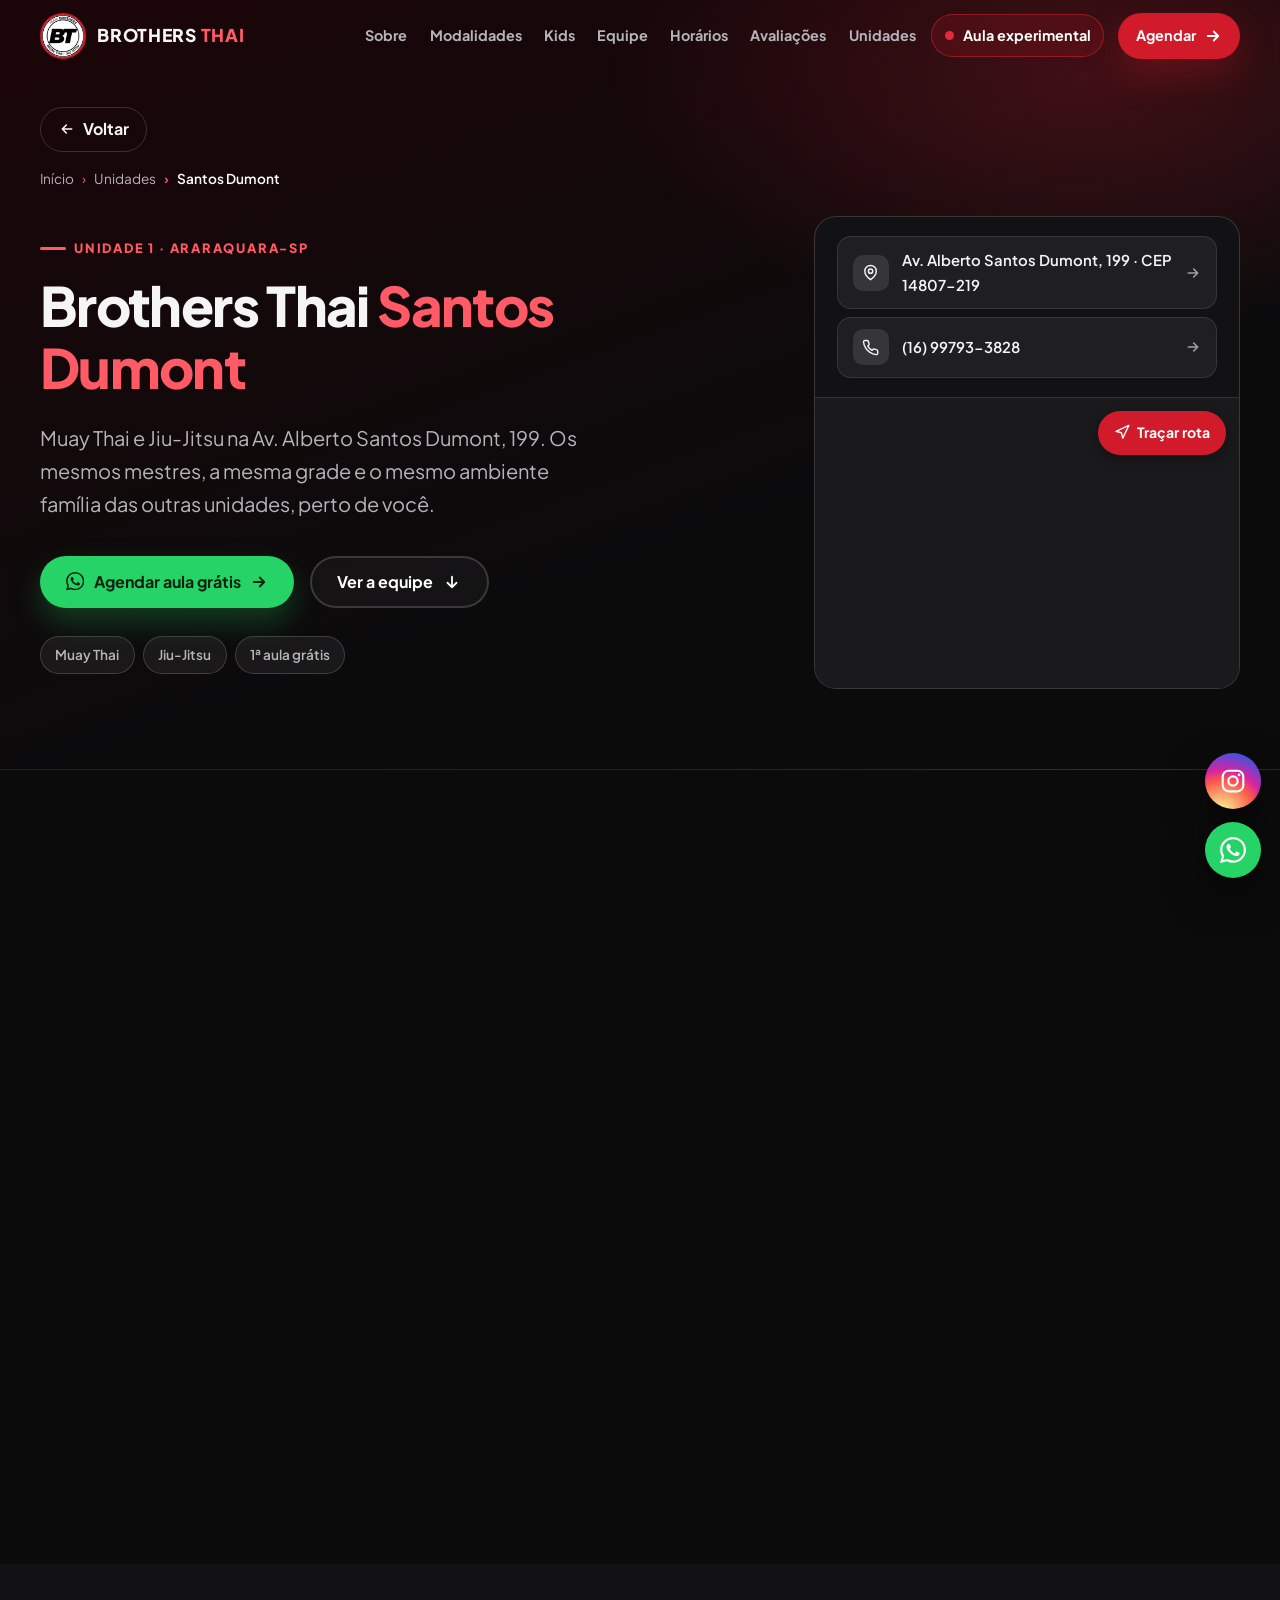
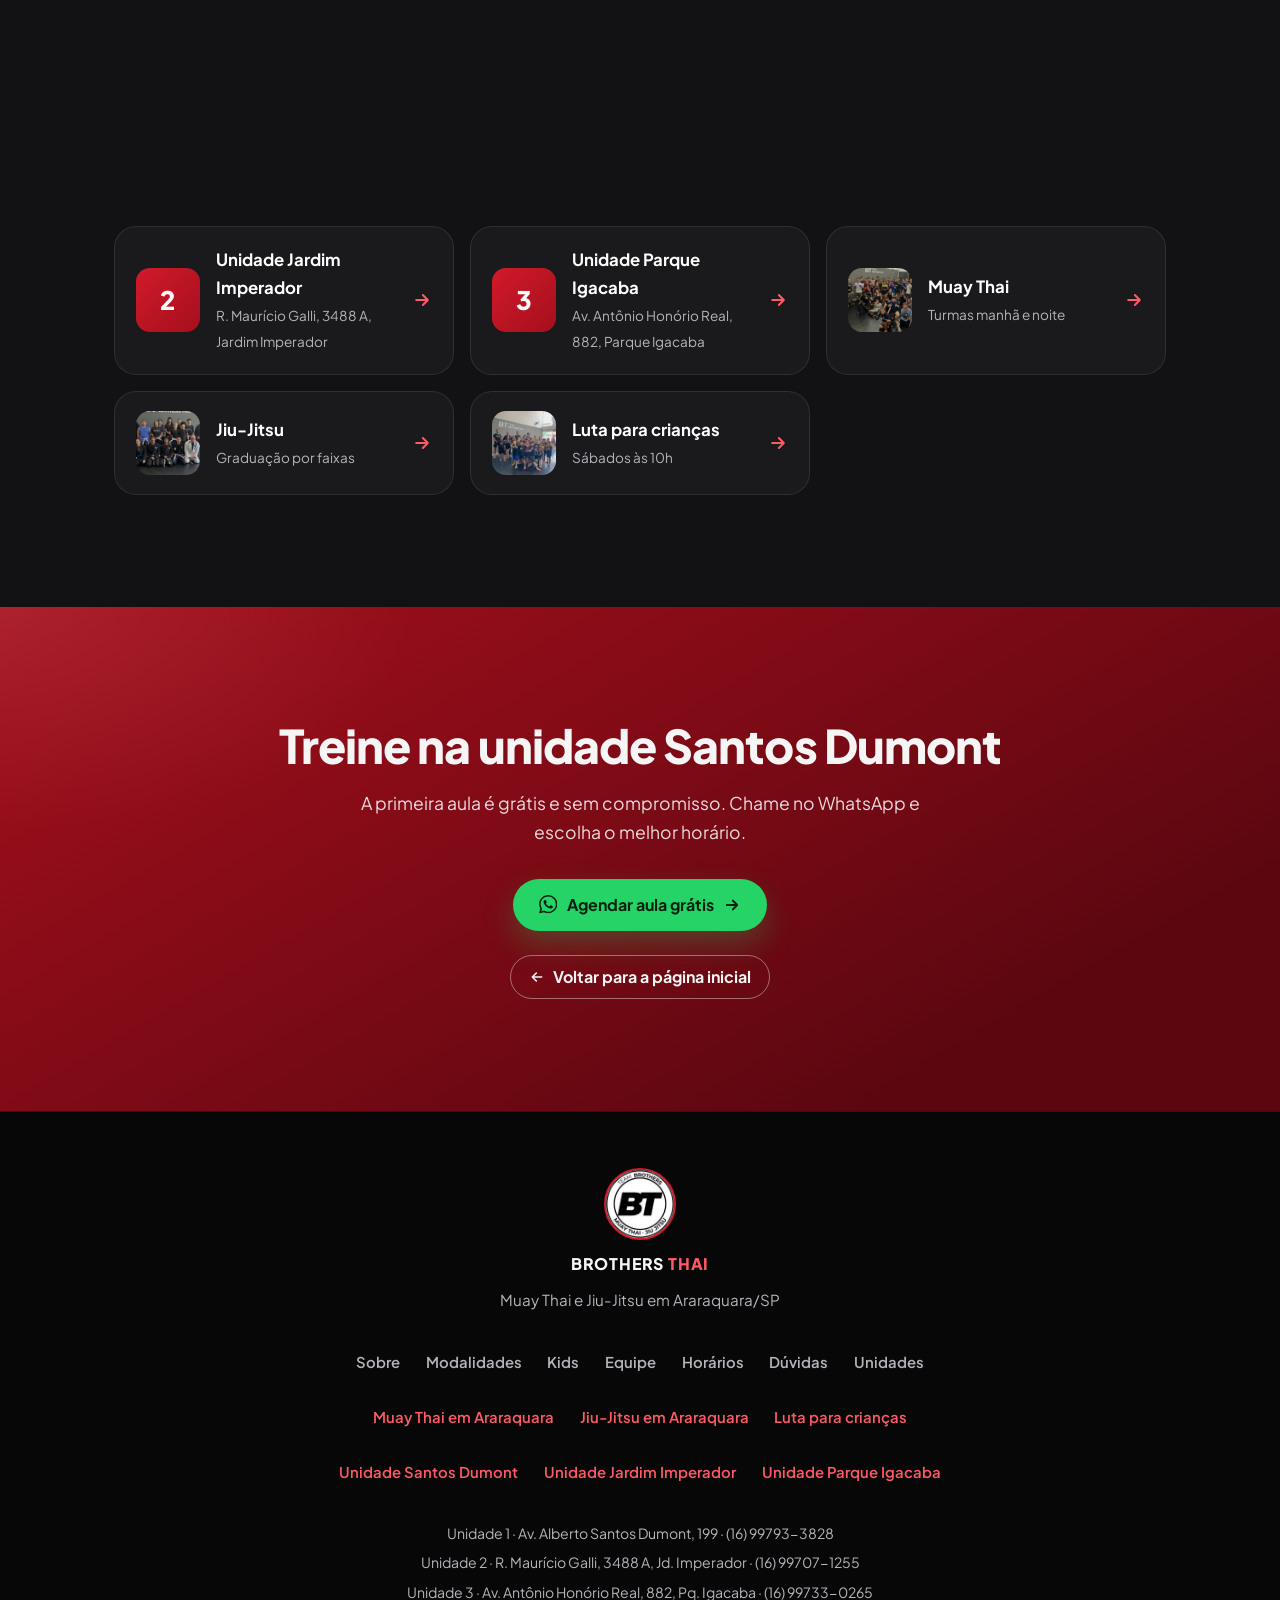
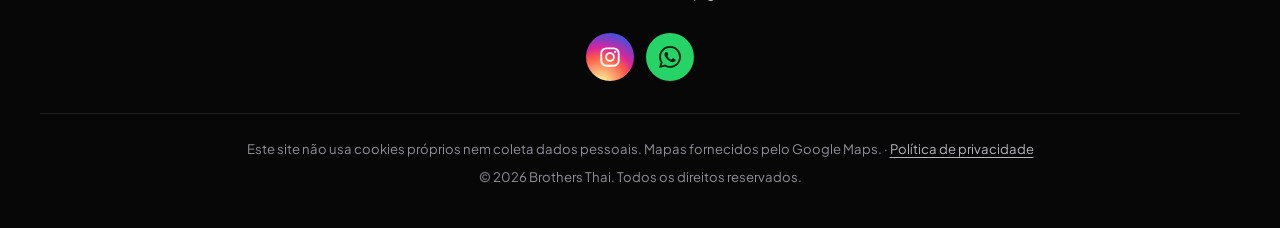
<file: unidade-santos-dumont-araraquara/index.html>
<!DOCTYPE html>
<html lang="pt-BR">

<head>
    <meta charset="UTF-8">
    <meta name="viewport" content="width=device-width, initial-scale=1.0, viewport-fit=cover">
    <meta http-equiv="Content-Security-Policy" content="default-src 'self'; script-src 'self' https://cloud.umami.is; style-src 'self'; font-src 'self'; img-src 'self' data:; frame-src https://www.google.com; connect-src 'self' https://cloud.umami.is https://api-gateway.umami.dev; object-src 'none'; base-uri 'self'; form-action 'none'; upgrade-insecure-requests">
    <meta name="referrer" content="strict-origin-when-cross-origin">

    <title>Brothers Thai Santos Dumont | Muay Thai e Jiu-Jitsu em Araraquara</title>
    <meta name="description" content="Unidade 1 da Brothers Thai: Av. Alberto Santos Dumont, 199, Araraquara-SP. Muay Thai, Jiu-Jitsu e aula infantil. Mestres, horários e como chegar. 1ª aula grátis.">
    <meta name="robots" content="noindex, nofollow">
    <link rel="canonical" href="https://brothersthai.netlify.app/unidade-santos-dumont-araraquara/">
    <meta name="theme-color" content="#0b0b0c">

    <meta name="geo.region" content="BR-SP">
    <meta name="geo.placename" content="Araraquara">

    <meta property="og:type" content="website">
    <meta property="og:locale" content="pt_BR">
    <meta property="og:site_name" content="Brothers Thai">
    <meta property="og:title" content="Brothers Thai Santos Dumont | Muay Thai e Jiu-Jitsu em Araraquara">
    <meta property="og:description" content="Unidade 1 da Brothers Thai: Av. Alberto Santos Dumont, 199, Araraquara-SP. Muay Thai, Jiu-Jitsu e aula infantil. Mestres, horários e como chegar. 1ª aula grátis.">
    <meta property="og:url" content="https://brothersthai.netlify.app/unidade-santos-dumont-araraquara/">
    <meta property="og:image" content="https://brothersthai.netlify.app/img/og-brothers-thai.jpg">
    <meta property="og:image:width" content="1200">
    <meta property="og:image:height" content="630">
    <meta name="twitter:card" content="summary_large_image">

    <link rel="icon" href="../img/logo-bt.webp" type="image/webp">
    <link rel="apple-touch-icon" href="../img/logo-bt.jpg">
    <link rel="manifest" href="../site.webmanifest">
    <link rel="preload" href="../fonts/plus-jakarta-sans-latin.woff2" as="font" type="font/woff2" crossorigin>
    <link rel="stylesheet" href="../styles.css">

    <script type="application/ld+json">
{
    "@context": "https://schema.org",
    "@graph": [
        {
            "@type": "WebPage",
            "@id": "https://brothersthai.netlify.app/unidade-santos-dumont-araraquara/#pagina",
            "url": "https://brothersthai.netlify.app/unidade-santos-dumont-araraquara/",
            "name": "Brothers Thai Santos Dumont | Muay Thai e Jiu-Jitsu em Araraquara",
            "description": "Unidade 1 da Brothers Thai: Av. Alberto Santos Dumont, 199, Araraquara-SP. Muay Thai, Jiu-Jitsu e aula infantil. Mestres, horários e como chegar. 1ª aula grátis.",
            "inLanguage": "pt-BR",
            "isPartOf": {
                "@id": "https://brothersthai.netlify.app/#site"
            },
            "about": {
                "@id": "https://brothersthai.netlify.app/#unidade-1"
            }
        },
        {
            "@type": "BreadcrumbList",
            "itemListElement": [
                {
                    "@type": "ListItem",
                    "position": 1,
                    "name": "Início",
                    "item": "https://brothersthai.netlify.app/"
                },
                {
                    "@type": "ListItem",
                    "position": 2,
                    "name": "Unidades",
                    "item": "https://brothersthai.netlify.app/#unidades"
                },
                {
                    "@type": "ListItem",
                    "position": 3,
                    "name": "Santos Dumont",
                    "item": "https://brothersthai.netlify.app/unidade-santos-dumont-araraquara/"
                }
            ]
        },
        {
            "@type": "FAQPage",
            "mainEntity": [
                {
                    "@type": "Question",
                    "name": "Onde fica a Brothers Thai Santos Dumont?",
                    "acceptedAnswer": {
                        "@type": "Answer",
                        "text": "Na Av. Alberto Santos Dumont, 199, Araraquara-SP, CEP 14807-219. Use o botão \"Traçar rota\" para abrir o caminho no Google Maps."
                    }
                },
                {
                    "@type": "Question",
                    "name": "Quais aulas tem nessa unidade?",
                    "acceptedAnswer": {
                        "@type": "Answer",
                        "text": "Muay Thai e Jiu-Jitsu, para iniciantes e avançados, com a mesma grade de horários das outras unidades. Confirme pelo WhatsApp as turmas infantis."
                    }
                },
                {
                    "@type": "Question",
                    "name": "Como agendo a aula grátis?",
                    "acceptedAnswer": {
                        "@type": "Answer",
                        "text": "Chame no WhatsApp ou ligue para (16) 99793-3828 e diga que quer treinar na unidade Santos Dumont."
                    }
                }
            ]
        }
    ]
}
    </script>
</head>

<body>
    <a class="skip-link" href="#conteudo">Pular para o conteúdo</a>

    <!-- Ícones (sprite SVG local: sem bibliotecas externas) -->
    <svg width="0" height="0" class="sr-only" aria-hidden="true" focusable="false">
        <symbol id="i-whats" viewBox="0 0 24 24"><path d="M17.47 14.38c-.3-.15-1.76-.87-2.03-.97-.27-.1-.47-.15-.67.15-.2.3-.77.97-.94 1.16-.17.2-.35.22-.64.08-.3-.15-1.26-.47-2.39-1.48-.88-.79-1.48-1.76-1.65-2.06-.17-.3-.02-.46.13-.6.13-.14.3-.35.45-.52.15-.18.2-.3.3-.5.1-.2.05-.37-.03-.52-.07-.15-.67-1.61-.92-2.2-.24-.58-.49-.5-.67-.51h-.57c-.2 0-.52.07-.79.37-.27.3-1.04 1.02-1.04 2.48s1.07 2.88 1.21 3.07c.15.2 2.1 3.2 5.08 4.49.71.31 1.26.49 1.7.63.71.22 1.36.19 1.87.12.57-.09 1.76-.72 2-1.41.25-.7.25-1.29.17-1.41-.07-.13-.27-.2-.57-.35m-5.42 7.4h-.01a9.87 9.87 0 0 1-5.03-1.38l-.36-.21-3.74.98 1-3.65-.24-.37a9.86 9.86 0 0 1-1.51-5.26c0-5.45 4.44-9.88 9.89-9.88 2.64 0 5.12 1.03 6.99 2.9a9.83 9.83 0 0 1 2.89 6.99c0 5.45-4.44 9.88-9.88 9.88m8.41-18.3A11.82 11.82 0 0 0 12.05 0C5.5 0 .16 5.34.16 11.89c0 2.1.55 4.14 1.59 5.95L.06 24l6.3-1.65a11.88 11.88 0 0 0 5.68 1.45h.01c6.55 0 11.89-5.34 11.89-11.89a11.82 11.82 0 0 0-3.48-8.41Z"/></symbol>
        <symbol id="i-insta" viewBox="0 0 24 24"><g fill="none" stroke="currentColor" stroke-width="2"><rect x="2.5" y="2.5" width="19" height="19" rx="5.5"/><circle cx="12" cy="12" r="4.3"/></g><circle cx="17.6" cy="6.4" r="1.3"/></symbol>
        <symbol id="i-google" viewBox="0 0 24 24"><path d="M12.48 10.92v3.28h7.84c-.24 1.84-.85 3.19-1.79 4.13-1.15 1.15-2.93 2.4-6.05 2.4-4.83 0-8.6-3.89-8.6-8.72s3.77-8.72 8.6-8.72c2.6 0 4.51 1.03 5.91 2.35l2.31-2.31C18.75 1.44 16.13 0 12.48 0 5.87 0 .31 5.39.31 12s5.56 12 12.17 12c3.57 0 6.27-1.17 8.37-3.36 2.16-2.16 2.84-5.21 2.84-7.67 0-.76-.05-1.47-.17-2.05H12.48z"/></symbol>
        <symbol id="i-phone" viewBox="0 0 24 24"><path fill="none" stroke="currentColor" stroke-width="2" stroke-linecap="round" stroke-linejoin="round" d="M22 16.92v3a2 2 0 0 1-2.18 2 19.8 19.8 0 0 1-8.63-3.07 19.5 19.5 0 0 1-6-6A19.8 19.8 0 0 1 2.12 4.18 2 2 0 0 1 4.11 2h3a2 2 0 0 1 2 1.72c.13.96.36 1.9.7 2.81a2 2 0 0 1-.45 2.11L8.09 9.91a16 16 0 0 0 6 6l1.27-1.27a2 2 0 0 1 2.11-.45c.91.34 1.85.57 2.81.7A2 2 0 0 1 22 16.92z"/></symbol>
        <symbol id="i-pin" viewBox="0 0 24 24"><g fill="none" stroke="currentColor" stroke-width="2" stroke-linecap="round" stroke-linejoin="round"><path d="M20 10c0 6-8 12-8 12s-8-6-8-12a8 8 0 0 1 16 0Z"/><circle cx="12" cy="10" r="3"/></g></symbol>
        <symbol id="i-route" viewBox="0 0 24 24"><path fill="none" stroke="currentColor" stroke-width="2" stroke-linecap="round" stroke-linejoin="round" d="M3 11l19-9-9 19-2-8-8-2z"/></symbol>
        <symbol id="i-clock" viewBox="0 0 24 24"><g fill="none" stroke="currentColor" stroke-width="2" stroke-linecap="round"><circle cx="12" cy="12" r="10"/><path d="M12 6v6l4 2"/></g></symbol>
        <symbol id="i-glove" viewBox="0 0 24 24"><path fill="none" stroke="currentColor" stroke-width="2" stroke-linecap="round" stroke-linejoin="round" d="M6 13V9a6 6 0 0 1 6-6h1a5 5 0 0 1 5 5v1.5a3 3 0 0 1 2 2.83V14a6 6 0 0 1-6 6h-3a5 5 0 0 1-5-5v-2Zm0 0h7m5-3.5h-3a2 2 0 0 0-2 2V14M8 20v2h8v-2"/></symbol>
        <symbol id="i-gi" viewBox="0 0 24 24"><path fill="none" stroke="currentColor" stroke-width="2" stroke-linecap="round" stroke-linejoin="round" d="M8 3l4 6 4-6 5 3-2 5-3-1v11H8V10l-3 1-2-5 5-3Zm0 11h8m-5 0-1 4m3-4 1 4"/></symbol>
        <symbol id="i-star" viewBox="0 0 24 24"><path fill="none" stroke="currentColor" stroke-width="2" stroke-linejoin="round" d="M12 2l3.09 6.26L22 9.27l-5 4.87 1.18 6.88L12 17.77l-6.18 3.25L7 14.14 2 9.27l6.91-1.01L12 2z"/></symbol>
        <symbol id="i-users" viewBox="0 0 24 24"><g fill="none" stroke="currentColor" stroke-width="2" stroke-linecap="round"><circle cx="9" cy="7" r="3.5"/><path d="M2.5 21v-1a6.5 6.5 0 0 1 13 0v1"/><circle cx="17.5" cy="9" r="2.5"/><path d="M17 14.6a5 5 0 0 1 4.5 5V21"/></g></symbol>
        <symbol id="i-building" viewBox="0 0 24 24"><g fill="none" stroke="currentColor" stroke-width="2" stroke-linecap="round" stroke-linejoin="round"><path d="M3 21h18M5 21V7l7-4 7 4v14"/><path d="M9 21v-5h6v5M9 10h.01M15 10h.01"/></g></symbol>
        <symbol id="i-up" viewBox="0 0 24 24"><path fill="none" stroke="currentColor" stroke-width="2.4" stroke-linecap="round" stroke-linejoin="round" d="M18 15l-6-6-6 6"/></symbol>
    </svg>

    <header class="header" id="main-header">
        <div class="container header-inner">
            <a href="../#inicio" class="logo" aria-label="Brothers Thai - início">
                <img src="../img/logo-bt.webp" alt="" width="46" height="46">
                <span>BROTHERS <span class="hl">THAI</span></span>
            </a>

            <button class="menu-toggle" id="mobile-menu" aria-label="Abrir menu" aria-expanded="false" aria-controls="nav-menu">
                <span></span><span></span><span></span>
            </button>

            <nav class="nav" id="nav-menu" aria-label="Menu principal">
                <a href="../#sobre">Sobre</a>
                <a href="../#modalidades">Modalidades</a>
                <a href="../#kids">Kids</a>
                <a href="../#equipe">Equipe</a>
                <a href="../#horarios">Horários</a>
                <a href="../#avaliacoes">Avaliações</a>
                <a href="../#unidades">Unidades</a>
                <a href="../#como-comecar" class="nav-highlight"><span class="dot" aria-hidden="true"></span>Aula experimental</a>
                <a href="https://wa.me/5516997649205?text=Ol%C3%A1!%20Vim%20pelo%20site%20e%20quero%20agendar%20uma%20aula%20experimental." class="btn-solid btn-sm nav-cta" target="_blank" rel="noopener noreferrer">Agendar</a>
            </nav>
        </div>
    </header>

    <main id="conteudo">

        <!-- TOPO DA UNIDADE -->
        <section class="page-hero" aria-labelledby="page-title">
            <div class="container">
                <a href="../#unidades" class="back-link">Voltar</a>

                <nav class="breadcrumb" aria-label="Você está em">
                    <ol>
                        <li><a href="../">Início</a></li>
                        <li><a href="../#unidades">Unidades</a></li>
                        <li aria-current="page">Santos Dumont</li>
                    </ol>
                </nav>

                <div class="page-hero-grid">
                    <div class="page-hero-text">
                        <p class="eyebrow">Unidade 1 · Araraquara-SP</p>
                        <h1 id="page-title">Brothers Thai <span class="hl">Santos Dumont</span></h1>
                        <p class="hero-text">Muay Thai e Jiu-Jitsu na Av. Alberto Santos Dumont, 199. Os mesmos mestres, a mesma grade e o mesmo ambiente família das outras unidades, perto de você.</p>
                        <div class="hero-actions">
                            <a href="https://wa.me/5516997649205?text=Ol%C3%A1!%20Vim%20pelo%20site%20e%20quero%20agendar%20uma%20aula%20gr%C3%A1tis%20na%20unidade%20Santos%20Dumont." class="btn-whats btn-pulse" target="_blank" rel="noopener noreferrer">
                                <svg class="icon" aria-hidden="true"><use href="#i-whats"/></svg>
                                Agendar aula grátis
                            </a>
                            <a href="#equipe-unidade" class="btn-ghost">Ver a equipe</a>
                        </div>
                        <ul class="hero-badges" aria-label="Destaques">
                            <li>Muay Thai</li>
                            <li>Jiu-Jitsu</li>
                            <li>1ª aula grátis</li>
                        </ul>
                    </div>
                    <div class="unit-card unit-card-hero">
                        <div class="unit-links">
                            <a class="contact-item" href="https://www.google.com/maps/dir/?api=1&amp;destination=Av.+Alberto+Santos+Dumont,+199,+Araraquara+-+SP,+14807-219" target="_blank" rel="noopener noreferrer">
                                <span class="contact-ico"><svg class="icon" aria-hidden="true"><use href="#i-pin"/></svg></span>
                                Av. Alberto Santos Dumont, 199 · CEP 14807-219
                            </a>
                            <a class="contact-item" href="tel:+5516997933828">
                                <span class="contact-ico"><svg class="icon" aria-hidden="true"><use href="#i-phone"/></svg></span>
                                (16) 99793-3828
                            </a>
                        </div>
                        <div class="contact-map">
                            <iframe src="https://www.google.com/maps?q=Av.+Alberto+Santos+Dumont,+199,+Araraquara+-+SP,+14807-219&amp;output=embed" title="Mapa da Brothers Thai unidade Santos Dumont, Av. Alberto Santos Dumont, 199, Araraquara" loading="lazy" referrerpolicy="strict-origin-when-cross-origin"></iframe>
                            <a class="map-route" href="https://www.google.com/maps/dir/?api=1&amp;destination=Av.+Alberto+Santos+Dumont,+199,+Araraquara+-+SP,+14807-219" target="_blank" rel="noopener noreferrer"><svg class="icon" aria-hidden="true"><use href="#i-route"/></svg> Traçar rota</a>
                        </div>
                    </div>
                </div>
            </div>
        </section>

        <!-- EQUIPE DA UNIDADE -->
        <section id="equipe-unidade" class="section-dark" aria-labelledby="team-title">
            <div class="container">
                <div class="section-head reveal">
                    <p class="eyebrow">Quem ensina aqui</p>
                    <h2 id="team-title" class="section-title">Equipe da unidade <span class="hl">Santos Dumont</span></h2>
                </div>
                <div class="team-grid">
                    <article class="team-card reveal">
                        <div class="team-photo">
                            <img src="../img/mestre-leandro.webp" alt="Mestre Leandro, mestre de muay thai da Brothers Thai Santos Dumont em Araraquara" width="480" height="480" loading="lazy">
                            <span class="team-belt">Muay Thai</span>
                        </div>
                        <div class="team-body">
                            <h3>Mestre Leandro</h3>
                            <p>Mestre de Muay Thai</p>
                        </div>
                    </article>
                    <article class="team-card reveal">
                        <div class="team-photo">
                            <img src="../img/mestre-rafael.webp" alt="Mestre Rafael, mestre de jiu-jitsu da Brothers Thai Santos Dumont em Araraquara" width="480" height="480" loading="lazy">
                            <span class="team-belt">Jiu-Jitsu</span>
                        </div>
                        <div class="team-body">
                            <h3>Mestre Rafael</h3>
                            <p>Mestre de Jiu-Jitsu</p>
                        </div>
                    </article>
                    <article class="team-card reveal">
                        <div class="team-photo">
                            <img src="../img/prof-christofer.webp" alt="Prof. Christofer, instrutor da Brothers Thai Santos Dumont em Araraquara" width="480" height="480" loading="lazy">
                            
                        </div>
                        <div class="team-body">
                            <h3>Prof. Christofer</h3>
                            <p>Instrutor</p>
                        </div>
                    </article>
                    <article class="team-card reveal">
                        <div class="team-photo">
                            <img src="../img/prof-marcao.webp" alt="Prof. Marcão, instrutor da Brothers Thai Santos Dumont em Araraquara" width="480" height="480" loading="lazy">
                            
                        </div>
                        <div class="team-body">
                            <h3>Prof. Marcão</h3>
                            <p>Instrutor</p>
                        </div>
                    </article>
                </div>
            </div>
        </section>

        <!-- HORÁRIOS -->
        <section class="section-tint" aria-labelledby="horarios-title">
            <div class="container">
                <div class="section-head reveal">
                    <p class="eyebrow">Horários</p>
                    <h2 id="horarios-title" class="section-title">Horários da unidade <span class="hl">Santos Dumont</span></h2>
                    <p class="section-sub">Mesma grade nas 3 unidades. O dia de hoje aparece destacado. <a class="text-link" href="../#horarios">Ver a grade completa</a>.</p>
                </div>
                <div class="hours-grid reveal">
                    <article class="hours-card">
                        <header class="hours-head">
                            <span class="hours-ico"><svg class="icon" aria-hidden="true"><use href="#i-glove"/></svg></span>
                            <div>
                                <h3>Muay Thai</h3>
                                <small>40 aulas por semana</small>
                            </div>
                        </header>
                        <ol class="week-strip" aria-label="Dias com aula de Muay Thai">
                            <li data-day="1" class="on" title="Segunda"><span class="sr-only">Segunda: tem aula</span><span aria-hidden="true">S</span></li><li data-day="2" class="on" title="Terça"><span class="sr-only">Terça: tem aula</span><span aria-hidden="true">T</span></li><li data-day="3" class="on" title="Quarta"><span class="sr-only">Quarta: tem aula</span><span aria-hidden="true">Q</span></li><li data-day="4" class="on" title="Quinta"><span class="sr-only">Quinta: tem aula</span><span aria-hidden="true">Q</span></li><li data-day="5" class="on" title="Sexta"><span class="sr-only">Sexta: tem aula</span><span aria-hidden="true">S</span></li><li data-day="6" title="Sábado"><span class="sr-only">Sábado: sem aula</span><span aria-hidden="true">S</span></li>
                        </ol>
                        <ul class="hours-rows">
                            <li>
                                <span class="hr-day"><strong>Seg a Sex</strong><small>Manhã</small></span>
                                <span class="hr-times"><b>06h</b><b>07h</b><b>08h</b><b>09h</b></span>
                            </li>
                            <li>
                                <span class="hr-day"><strong>Seg a Sex</strong><small>Tarde</small></span>
                                <span class="hr-times"><b>16h</b><b>17h</b><b>18h</b></span>
                            </li>
                            <li>
                                <span class="hr-day"><strong>Seg, Ter e Qua</strong><small>Noite</small></span>
                                <span class="hr-times"><b>19h</b></span>
                            </li>
                            <li>
                                <span class="hr-day"><strong>Seg e Qua</strong><small>Noite</small></span>
                                <span class="hr-times"><b>20h</b></span>
                            </li>
                        </ul>
                    </article>
                    <article class="hours-card">
                        <header class="hours-head">
                            <span class="hours-ico"><svg class="icon" aria-hidden="true"><use href="#i-gi"/></svg></span>
                            <div>
                                <h3>Jiu-Jitsu</h3>
                                <small>5 aulas por semana</small>
                            </div>
                        </header>
                        <ol class="week-strip" aria-label="Dias com aula de Jiu-Jitsu">
                            <li data-day="1" class="on" title="Segunda"><span class="sr-only">Segunda: tem aula</span><span aria-hidden="true">S</span></li><li data-day="2" class="on" title="Terça"><span class="sr-only">Terça: tem aula</span><span aria-hidden="true">T</span></li><li data-day="3" class="on" title="Quarta"><span class="sr-only">Quarta: tem aula</span><span aria-hidden="true">Q</span></li><li data-day="4" class="on" title="Quinta"><span class="sr-only">Quinta: tem aula</span><span aria-hidden="true">Q</span></li><li data-day="5" title="Sexta"><span class="sr-only">Sexta: sem aula</span><span aria-hidden="true">S</span></li><li data-day="6" class="on" title="Sábado"><span class="sr-only">Sábado: tem aula</span><span aria-hidden="true">S</span></li>
                        </ol>
                        <ul class="hours-rows">
                            <li>
                                <span class="hr-day"><strong>Ter e Qui</strong><small>Noite</small></span>
                                <span class="hr-times"><b>20h</b></span>
                            </li>
                            <li>
                                <span class="hr-day"><strong>Seg e Qua</strong><small>Noite</small></span>
                                <span class="hr-times"><b>21h</b></span>
                            </li>
                            <li>
                                <span class="hr-day"><strong>Sábado</strong><small>Tarde</small></span>
                                <span class="hr-times"><b>16h</b></span>
                            </li>
                        </ul>
                    </article>
                    <article class="hours-card hours-card-kids">
                        <header class="hours-head">
                            <span class="hours-ico"><svg class="icon" aria-hidden="true"><use href="#i-star"/></svg></span>
                            <div>
                                <h3>Infantil</h3>
                                <small>1 aula por semana</small>
                            </div>
                        </header>
                        <ol class="week-strip" aria-label="Dias com aula de Infantil">
                            <li data-day="1" title="Segunda"><span class="sr-only">Segunda: sem aula</span><span aria-hidden="true">S</span></li><li data-day="2" title="Terça"><span class="sr-only">Terça: sem aula</span><span aria-hidden="true">T</span></li><li data-day="3" title="Quarta"><span class="sr-only">Quarta: sem aula</span><span aria-hidden="true">Q</span></li><li data-day="4" title="Quinta"><span class="sr-only">Quinta: sem aula</span><span aria-hidden="true">Q</span></li><li data-day="5" title="Sexta"><span class="sr-only">Sexta: sem aula</span><span aria-hidden="true">S</span></li><li data-day="6" class="on" title="Sábado"><span class="sr-only">Sábado: tem aula</span><span aria-hidden="true">S</span></li>
                        </ol>
                        <ul class="hours-rows">
                            <li>
                                <span class="hr-day"><strong>Sábado</strong><small>Manhã</small></span>
                                <span class="hr-times"><b>10h</b></span>
                            </li>
                        </ul>
                    </article>
                </div>
            </div>
        </section>

        <!-- DÚVIDAS -->
        <section class="section-dark" aria-labelledby="faq-title">
            <div class="container">
                <div class="section-head reveal">
                    <p class="eyebrow">Dúvidas</p>
                    <h2 id="faq-title" class="section-title">Sobre a unidade Santos Dumont</h2>
                </div>
                <div class="faq reveal">
                    <details>
                        <summary>Onde fica a Brothers Thai Santos Dumont?</summary>
                        <div class="faq-body"><p>Na Av. Alberto Santos Dumont, 199, Araraquara-SP, CEP 14807-219. Use o botão "Traçar rota" para abrir o caminho no Google Maps.</p></div>
                    </details>
                    <details>
                        <summary>Quais aulas tem nessa unidade?</summary>
                        <div class="faq-body"><p>Muay Thai e Jiu-Jitsu, para iniciantes e avançados, com a mesma grade de horários das outras unidades. Confirme pelo WhatsApp as turmas infantis.</p></div>
                    </details>
                    <details>
                        <summary>Como agendo a aula grátis?</summary>
                        <div class="faq-body"><p>Chame no WhatsApp ou ligue para (16) 99793-3828 e diga que quer treinar na unidade Santos Dumont.</p></div>
                    </details>
                </div>
            </div>
        </section>

        <!-- VEJA TAMBÉM -->
        <section class="section-tint" aria-labelledby="related-title">
            <div class="container">
                <div class="section-head reveal">
                    <p class="eyebrow">Veja também</p>
                    <h2 id="related-title" class="section-title">Outras unidades e aulas</h2>
                </div>
                <ul class="related-grid">
                    <li>
                        <a href="../unidade-jardim-imperador-araraquara/" class="related-card">
                            <span class="related-num" aria-hidden="true">2</span>
                            <span><strong>Unidade Jardim Imperador</strong><small>R. Maurício Galli, 3488 A, Jardim Imperador</small></span>
                        </a>
                    </li>
                    <li>
                        <a href="../unidade-parque-igacaba-araraquara/" class="related-card">
                            <span class="related-num" aria-hidden="true">3</span>
                            <span><strong>Unidade Parque Igacaba</strong><small>Av. Antônio Honório Real, 882, Parque Igacaba</small></span>
                        </a>
                    </li>
                    <li>
                        <a href="../muay-thai-araraquara/" class="related-card">
                            <img src="../img/slide-muaythai-600.webp" alt="" width="64" height="64" loading="lazy">
                            <span><strong>Muay Thai</strong><small>Turmas manhã e noite</small></span>
                        </a>
                    </li>
                    <li>
                        <a href="../jiu-jitsu-araraquara/" class="related-card">
                            <img src="../img/slide-jiu-600.webp" alt="" width="64" height="64" loading="lazy">
                            <span><strong>Jiu-Jitsu</strong><small>Graduação por faixas</small></span>
                        </a>
                    </li>
                    <li>
                        <a href="../luta-infantil-araraquara/" class="related-card">
                            <img src="../img/kids-600.webp" alt="" width="64" height="64" loading="lazy">
                            <span><strong>Luta para crianças</strong><small>Sábados às 10h</small></span>
                        </a>
                    </li>
                </ul>
            </div>
        </section>

        <!-- CHAMADA FINAL -->
        <section class="section-red cta-band" aria-labelledby="cta-title">
            <div class="container">
                <h2 id="cta-title" class="section-title">Treine na unidade Santos Dumont</h2>
                <p class="section-sub">A primeira aula é grátis e sem compromisso. Chame no WhatsApp e escolha o melhor horário.</p>
                <div class="section-actions">
                    <a href="https://wa.me/5516997649205?text=Ol%C3%A1!%20Vim%20pelo%20site%20e%20quero%20agendar%20uma%20aula%20gr%C3%A1tis%20na%20unidade%20Santos%20Dumont." class="btn-whats btn-pulse" target="_blank" rel="noopener noreferrer">
                        <svg class="icon" aria-hidden="true"><use href="#i-whats"/></svg>
                        Agendar aula grátis
                    </a>
                </div>
                <a href="../#unidades" class="back-link">Voltar para a página inicial</a>
            </div>
        </section>
    </main>

    <footer class="footer">
        <div class="container">
            <a href="../#inicio" class="footer-logo" aria-label="Brothers Thai - voltar ao início">
                <img src="../img/logo-bt.webp" alt="" width="72" height="72" loading="lazy">
                <span>BROTHERS <span class="hl">THAI</span></span>
            </a>
            <p class="footer-tagline">Muay Thai e Jiu-Jitsu em Araraquara/SP</p>

            <nav class="footer-nav" aria-label="Rodapé">
                <a href="../#sobre">Sobre</a>
                <a href="../#modalidades">Modalidades</a>
                <a href="../#kids">Kids</a>
                <a href="../#equipe">Equipe</a>
                <a href="../#horarios">Horários</a>
                <a href="../#duvidas">Dúvidas</a>
                <a href="../#unidades">Unidades</a>
            </nav>
            <nav class="footer-nav footer-pages" aria-label="Aulas">
                <a href="../muay-thai-araraquara/">Muay Thai em Araraquara</a>
                <a href="../jiu-jitsu-araraquara/">Jiu-Jitsu em Araraquara</a>
                <a href="../luta-infantil-araraquara/">Luta para crianças</a>
            </nav>
            <nav class="footer-nav footer-pages" aria-label="Unidades">
                <a href="../unidade-santos-dumont-araraquara/">Unidade Santos Dumont</a>
                <a href="../unidade-jardim-imperador-araraquara/">Unidade Jardim Imperador</a>
                <a href="../unidade-parque-igacaba-araraquara/">Unidade Parque Igacaba</a>
            </nav>

            <address class="footer-units">
                <span>Unidade 1 · Av. Alberto Santos Dumont, 199 · (16) 99793-3828</span>
                <span>Unidade 2 · R. Maurício Galli, 3488 A, Jd. Imperador · (16) 99707-1255</span>
                <span>Unidade 3 · Av. Antônio Honório Real, 882, Pq. Igacaba · (16) 99733-0265</span>
            </address>

            <div class="footer-social">
                <a href="https://www.instagram.com/brothers_thai_team/" class="social-btn insta-bg" target="_blank" rel="noopener noreferrer" aria-label="Instagram da Brothers Thai"><svg class="icon" aria-hidden="true"><use href="#i-insta"/></svg></a>
                <a href="https://wa.me/5516997649205?text=Ol%C3%A1!%20Vim%20pelo%20site." class="social-btn whats-bg" target="_blank" rel="noopener noreferrer" aria-label="WhatsApp da Brothers Thai"><svg class="icon" aria-hidden="true"><use href="#i-whats"/></svg></a>
            </div>

            <div class="footer-legal">
                <p>Este site não usa cookies próprios nem coleta dados pessoais. Mapas fornecidos pelo Google Maps. · <a href="../politica-de-privacidade/">Política de privacidade</a></p>
                <p>© <span id="year">2026</span> Brothers Thai. Todos os direitos reservados.</p>
            </div>
        </div>
    </footer>

    <div class="floating-buttons">
        <button type="button" class="float-btn back-to-top" id="back-to-top" aria-label="Voltar ao topo"><svg class="icon" aria-hidden="true"><use href="#i-up"/></svg></button>
        <a href="https://www.instagram.com/brothers_thai_team/" class="float-btn insta-bg" target="_blank" rel="noopener noreferrer" aria-label="Instagram da Brothers Thai"><svg class="icon" aria-hidden="true"><use href="#i-insta"/></svg></a>
        <a href="https://wa.me/5516997649205?text=Ol%C3%A1!%20Vim%20pelo%20site%20e%20quero%20agendar%20uma%20aula%20experimental." class="float-btn whats-bg" target="_blank" rel="noopener noreferrer" aria-label="Agendar pelo WhatsApp"><svg class="icon" aria-hidden="true"><use href="#i-whats"/></svg></a>
    </div>
    <div class="mobile-cta">
        <a href="https://www.instagram.com/brothers_thai_team/" class="m-insta" target="_blank" rel="noopener noreferrer"><svg class="icon" aria-hidden="true"><use href="#i-insta"/></svg> Instagram</a>
        <a href="https://wa.me/5516997649205?text=Ol%C3%A1!%20Vim%20pelo%20site%20e%20quero%20agendar%20uma%20aula%20experimental." class="m-whats" target="_blank" rel="noopener noreferrer"><svg class="icon" aria-hidden="true"><use href="#i-whats"/></svg> Agendar aula</a>
    </div>

    <script src="../script.js" defer></script>
</body>

</html>
</file>
<file: styles.css>
/* ==========================================================================
   Brothers Thai — V3
   Padrão João (base Dr. Lucas Lima) adaptado para preto + vermelho.
   Mobile-first · breakpoints 560 / 768 / 993 / 1200 (menu) / 1400
   ========================================================================== */

/* ---------- Fonte local (sem Google Fonts = sem IP do visitante para terceiros) ---------- */
@font-face {
    font-family: 'Plus Jakarta Sans';
    font-style: normal;
    font-weight: 300 800;
    font-display: swap;
    src: url('fonts/plus-jakarta-sans-latin.woff2') format('woff2');
    unicode-range: U+0000-00FF, U+0131, U+0152-0153, U+02BB-02BC, U+02C6, U+02DA, U+02DC, U+0304, U+0308, U+0329, U+2000-206F, U+20AC, U+2122, U+2191, U+2193, U+2212, U+2215, U+FEFF, U+FFFD;
}

@font-face {
    font-family: 'Plus Jakarta Sans';
    font-style: normal;
    font-weight: 300 800;
    font-display: swap;
    src: url('fonts/plus-jakarta-sans-latin-ext.woff2') format('woff2');
    unicode-range: U+0100-02BA, U+02BD-02C5, U+02C7-02CC, U+02CE-02D7, U+02DD-02FF, U+0304, U+0308, U+0329, U+1D00-1DBF, U+1E00-1E9F, U+1EF2-1EFF, U+2020, U+20A0-20AB, U+20AD-20C0, U+2113, U+2C60-2C7F, U+A720-A7FF;
}

/* ---------- Tokens ---------- */
:root {
    --black: #070707;
    --bg-900: #0b0b0c;
    --bg-800: #121214;
    --bg-700: #1a1a1d;
    --bg-600: #232327;
    --red-700: #a50f1c;
    --red-600: #d11a2a;   /* ação (branco sobre ele: AA) */
    --red-500: #e5293a;
    --red-400: #ff5a66;   /* texto vermelho sobre fundo escuro (AA) */
    --red-glow: rgba(229, 41, 58, .35);
    --text: #f5f5f6;
    --text-muted: #b4b4bb;
    --border: rgba(255, 255, 255, .09);
    --border-strong: rgba(255, 255, 255, .16);
    --whats: #25d366;
    --gold: #ffc531;

    --radius: 14px;
    --radius-lg: 22px;
    --radius-pill: 999px;
    --shadow-sm: 0 4px 14px rgba(0, 0, 0, .35);
    --shadow: 0 18px 40px rgba(0, 0, 0, .5);
    --shadow-red: 0 16px 36px rgba(209, 26, 42, .28);
    --ease: cubic-bezier(.22, 1, .36, 1);

    --header-h: 72px;
    --container: 1200px;

    --arrow: url("data:image/svg+xml,%3Csvg xmlns='http://www.w3.org/2000/svg' viewBox='0 0 24 24' fill='none' stroke='white' stroke-width='2.4' stroke-linecap='round' stroke-linejoin='round'%3E%3Cpath d='M5 12h14M13 6l6 6-6 6'/%3E%3C/svg%3E");
    --arrow-down: url("data:image/svg+xml,%3Csvg xmlns='http://www.w3.org/2000/svg' viewBox='0 0 24 24' fill='none' stroke='white' stroke-width='2.4' stroke-linecap='round' stroke-linejoin='round'%3E%3Cpath d='M12 5v14M6 13l6 6 6-6'/%3E%3C/svg%3E");
    --check: url("data:image/svg+xml,%3Csvg xmlns='http://www.w3.org/2000/svg' viewBox='0 0 24 24' fill='none' stroke='white' stroke-width='3' stroke-linecap='round' stroke-linejoin='round'%3E%3Cpath d='M5 12.5l4.5 4.5L19 7.5'/%3E%3C/svg%3E");
}

/* ---------- Reset ---------- */
*,
*::before,
*::after {
    box-sizing: border-box;
    margin: 0;
    padding: 0;
}

html {
    scroll-behavior: smooth;
    scroll-padding-top: calc(var(--header-h) + 8px);
    -webkit-text-size-adjust: 100%;
}

body {
    font-family: 'Plus Jakarta Sans', system-ui, -apple-system, 'Segoe UI', Roboto, sans-serif;
    background: var(--bg-900);
    color: var(--text);
    line-height: 1.65;
    font-size: 1rem;
    overflow-x: hidden;
    -webkit-font-smoothing: antialiased;
}

/* ---------- Barra de rolagem (preto + vermelho) ---------- */
/* Firefox (Chrome/Edge ignorariam o ::-webkit- abaixo se isto valesse para eles) */
@supports (-moz-appearance: none) {
    html {
        scrollbar-color: var(--red-600) var(--black);
        scrollbar-width: thin;
    }

    .schedule-wrap {
        scrollbar-color: var(--red-600) var(--bg-700);
    }
}

::-webkit-scrollbar {
    width: 12px;
    height: 12px;
}

::-webkit-scrollbar-track {
    background: var(--black);
}

::-webkit-scrollbar-thumb {
    background: linear-gradient(180deg, var(--red-500), var(--red-700));
    border-radius: var(--radius-pill);
    border: 3px solid var(--black);
}

::-webkit-scrollbar-thumb:hover {
    background: var(--red-400);
}

::-webkit-scrollbar-corner {
    background: var(--black);
}

/* tabela de horários: barra lateral fininha e discreta */
.schedule-wrap::-webkit-scrollbar {
    height: 8px;
}

.schedule-wrap::-webkit-scrollbar-track {
    background: var(--bg-700);
    border-radius: var(--radius-pill);
}

.schedule-wrap::-webkit-scrollbar-thumb {
    border-width: 2px;
    border-color: var(--bg-700);
}

body.menu-open {
    overflow: hidden;
}

img,
svg {
    display: block;
    max-width: 100%;
}

img {
    height: auto;
}

a {
    color: inherit;
    text-decoration: none;
}

button {
    font: inherit;
    color: inherit;
    background: none;
    border: 0;
    cursor: pointer;
}

ul {
    list-style: none;
}

h1,
h2,
h3,
h4 {
    line-height: 1.15;
    font-weight: 800;
    letter-spacing: -.02em;
}

strong {
    color: #fff;
}

:focus-visible {
    outline: 3px solid var(--red-400);
    outline-offset: 3px;
    border-radius: 6px;
}

.icon {
    width: 1.15em;
    height: 1.15em;
    flex-shrink: 0;
    fill: currentColor;
}

.icon-stroke {
    fill: none;
    stroke: currentColor;
    stroke-width: 2;
    stroke-linecap: round;
    stroke-linejoin: round;
}

.sr-only {
    position: absolute;
    width: 1px;
    height: 1px;
    overflow: hidden;
    clip: rect(0 0 0 0);
    white-space: nowrap;
}

.skip-link {
    position: absolute;
    left: 1rem;
    top: -60px;
    z-index: 200;
    background: var(--red-600);
    color: #fff;
    padding: .7rem 1.1rem;
    border-radius: var(--radius);
    font-weight: 700;
    transition: top .2s;
}

.skip-link:focus {
    top: 1rem;
}

.container {
    width: min(100% - 2.5rem, var(--container));
    margin-inline: auto;
}

/* ---------- Seções (fundos alternados) ---------- */
section {
    position: relative;
    padding: clamp(4.5rem, 9vw, 7rem) 0;
}

.section-dark {
    background: var(--bg-900);
}

.section-tint {
    background: var(--bg-800);
}

.section-reviews {
    background:
        radial-gradient(900px 400px at 15% 0%, rgba(209, 26, 42, .12), transparent 60%),
        linear-gradient(180deg, var(--bg-700), var(--bg-800));
    border-block: 1px solid var(--border);
}

.section-feature {
    background:
        radial-gradient(800px 420px at 85% 10%, rgba(229, 41, 58, .22), transparent 60%),
        linear-gradient(160deg, #1b0508 0%, #0b0b0c 70%);
    border-block: 1px solid rgba(229, 41, 58, .2);
}

.section-red {
    background:
        radial-gradient(700px 380px at 0% 0%, rgba(255, 255, 255, .08), transparent 60%),
        linear-gradient(150deg, var(--red-700), #5c0710 80%);
}

.section-red .eyebrow-light {
    color: #fff;
}

.section-red .section-sub-light {
    color: rgba(255, 255, 255, .85);
}

.section-head {
    text-align: center;
    max-width: 720px;
    margin: 0 auto clamp(2.5rem, 5vw, 3.5rem);
}

.eyebrow {
    display: inline-flex;
    align-items: center;
    gap: .5rem;
    font-size: .8rem;
    font-weight: 800;
    letter-spacing: .14em;
    text-transform: uppercase;
    color: var(--red-400);
    margin-bottom: .9rem;
}

.eyebrow::before {
    content: '';
    width: 26px;
    height: 3px;
    border-radius: 3px;
    background: currentColor;
}

.section-title {
    font-size: clamp(1.9rem, 4.6vw, 2.9rem);
}

.section-title .hl {
    color: var(--red-400);
}

.section-sub {
    color: var(--text-muted);
    margin-top: 1rem;
    font-size: clamp(1rem, 1.6vw, 1.1rem);
}

.section-actions {
    display: flex;
    flex-wrap: wrap;
    justify-content: center;
    gap: 1rem;
    margin-top: clamp(2.5rem, 5vw, 3.5rem);
}

/* ---------- Botões ---------- */
.btn-solid,
.btn-outline,
.btn-ghost,
.btn-whats {
    position: relative;
    display: inline-flex;
    align-items: center;
    justify-content: center;
    gap: .6rem;
    min-height: 52px;
    padding: .85rem 1.6rem;
    border-radius: var(--radius-pill);
    font-weight: 700;
    font-size: 1rem;
    line-height: 1.2;
    text-align: center;
    overflow: hidden;
    isolation: isolate;
    transition: transform .35s var(--ease), box-shadow .35s var(--ease), background-color .35s var(--ease), color .35s var(--ease), border-color .35s var(--ease);
}

/* Seta → em todos os botões de ação */
.btn-solid::after,
.btn-outline::after,
.btn-whats::after {
    content: '';
    width: 18px;
    height: 18px;
    flex-shrink: 0;
    background: currentColor;
    -webkit-mask: var(--arrow) center / contain no-repeat;
    mask: var(--arrow) center / contain no-repeat;
    animation: nudge 2.6s var(--ease) infinite;
    transition: transform .35s var(--ease);
}

.btn-ghost::after {
    content: '';
    width: 18px;
    height: 18px;
    background: currentColor;
    -webkit-mask: var(--arrow-down) center / contain no-repeat;
    mask: var(--arrow-down) center / contain no-repeat;
    animation: nudge-down 2.6s var(--ease) infinite;
}

.btn-solid {
    background: var(--red-600);
    color: #fff;
    box-shadow: var(--shadow-red);
}

/* brilho que atravessa no hover */
.btn-solid::before,
.btn-whats::before {
    content: '';
    position: absolute;
    inset: 0;
    z-index: -1;
    background: linear-gradient(110deg, transparent 20%, rgba(255, 255, 255, .28) 45%, transparent 70%);
    transform: translateX(-120%);
    transition: transform .7s var(--ease);
}

.btn-solid:hover,
.btn-whats:hover {
    transform: translateY(-3px);
}

.btn-solid:hover {
    background: var(--red-500);
    box-shadow: 0 20px 44px rgba(229, 41, 58, .42);
}

.btn-solid:hover::before,
.btn-whats:hover::before {
    transform: translateX(120%);
}

.btn-solid:hover::after,
.btn-outline:hover::after,
.btn-whats:hover::after {
    animation: none;
    transform: translateX(5px);
}

.btn-whats {
    background: var(--whats);
    color: #04210f;
    box-shadow: 0 14px 30px rgba(37, 211, 102, .25);
}

.btn-whats:hover {
    box-shadow: 0 20px 40px rgba(37, 211, 102, .38);
}

/* contorno que enche da esquerda */
.btn-outline {
    border: 2px solid var(--red-500);
    color: #fff;
    background: transparent;
}

.btn-outline::before {
    content: '';
    position: absolute;
    inset: 0;
    z-index: -1;
    background: var(--red-600);
    transform: scaleX(0);
    transform-origin: left;
    transition: transform .45s var(--ease);
}

.btn-outline:hover {
    transform: translateY(-3px);
    box-shadow: var(--shadow-red);
}

.btn-outline:hover::before {
    transform: scaleX(1);
}

.btn-ghost {
    border: 2px solid var(--border-strong);
    color: #fff;
    background: rgba(255, 255, 255, .04);
    backdrop-filter: blur(6px);
}

.btn-ghost:hover {
    border-color: #fff;
    background: rgba(255, 255, 255, .1);
    transform: translateY(-3px);
}

.btn-pulse {
    animation: pulse-red 2.4s infinite;
}

.btn-whats.btn-pulse {
    animation-name: pulse-whats;
}

.btn-sm {
    min-height: 46px;
    padding: .65rem 1.2rem;
    font-size: .95rem;
}

.btn-block {
    width: 100%;
}

/* ---------- Header ---------- */
.header {
    position: fixed;
    inset: 0 0 auto;
    z-index: 100;
    height: var(--header-h);
    transition: background-color .35s var(--ease), box-shadow .35s var(--ease), border-color .35s;
    border-bottom: 1px solid transparent;
}

/* O desfoque fica num ::before: backdrop-filter no próprio header
   prenderia o menu (position: fixed) dentro dele no celular */
.header::before {
    content: '';
    position: absolute;
    inset: 0;
    z-index: -1;
    background: rgba(9, 9, 10, .92);
    backdrop-filter: blur(12px);
    opacity: 0;
    transition: opacity .35s var(--ease);
}

.header.scrolled,
body.menu-open .header {
    border-color: var(--border);
    box-shadow: 0 10px 30px rgba(0, 0, 0, .4);
}

.header.scrolled::before,
body.menu-open .header::before {
    opacity: 1;
}

.nowrap {
    white-space: nowrap;
}

.header-inner {
    height: 100%;
    display: flex;
    align-items: center;
    justify-content: space-between;
    gap: 1rem;
}

.logo {
    display: flex;
    align-items: center;
    gap: .7rem;
    font-weight: 800;
    letter-spacing: .04em;
    font-size: 1.1rem;
    white-space: nowrap;
}

.logo img {
    width: 46px;
    height: 46px;
    border-radius: 50%;
    background: #fff;
    border: 2px solid var(--red-600);
    transition: transform .5s var(--ease);
}

.logo:hover img {
    transform: rotate(-10deg) scale(1.06);
}

.logo .hl {
    color: var(--red-400);
}

.nav {
    position: fixed;
    inset: var(--header-h) 0 0;
    background: rgba(9, 9, 10, .98);
    display: flex;
    flex-direction: column;
    gap: .25rem;
    padding: 1.5rem 1.25rem calc(2rem + env(safe-area-inset-bottom));
    overflow-y: auto;
    transform: translateX(100%);
    visibility: hidden;
    transition: transform .45s var(--ease), visibility .45s;
}

.nav.is-active {
    transform: none;
    visibility: visible;
}

.nav a {
    position: relative;
    display: flex;
    align-items: center;
    gap: .55rem;
    padding: 1rem .9rem;
    border-radius: var(--radius);
    font-weight: 700;
    font-size: 1.1rem;
    color: var(--text-muted);
    white-space: nowrap;
    transition: color .3s, background-color .3s;
}

.nav a:hover,
.nav a.is-current {
    color: #fff;
    background: rgba(255, 255, 255, .05);
}

/* destaque: Aula experimental */
.nav .nav-highlight {
    color: #fff;
    background: rgba(209, 26, 42, .16);
    border: 1px solid rgba(229, 41, 58, .45);
}

.nav-highlight .dot {
    width: 9px;
    height: 9px;
    border-radius: 50%;
    background: var(--red-500);
    animation: dot-pulse 1.8s infinite;
}

.nav .nav-cta {
    margin-top: 1rem;
}

.menu-toggle {
    width: 48px;
    height: 48px;
    border-radius: 12px;
    display: grid;
    place-content: center;
    gap: 5px;
    border: 1px solid var(--border-strong);
    background: rgba(255, 255, 255, .04);
}

.menu-toggle span {
    display: block;
    width: 22px;
    height: 2px;
    border-radius: 2px;
    background: #fff;
    transition: transform .35s var(--ease), opacity .25s;
}

.menu-toggle.is-active span:nth-child(1) {
    transform: translateY(7px) rotate(45deg);
}

.menu-toggle.is-active span:nth-child(2) {
    opacity: 0;
}

.menu-toggle.is-active span:nth-child(3) {
    transform: translateY(-7px) rotate(-45deg);
}

@media (min-width: 1200px) {
    .menu-toggle {
        display: none;
    }

    .nav {
        position: static;
        flex-direction: row;
        align-items: center;
        gap: .15rem;
        padding: 0;
        background: none;
        transform: none;
        visibility: visible;
        overflow: visible;
    }

    .nav a {
        font-size: .93rem;
        padding: .55rem .85rem;
        border-radius: var(--radius-pill);
        transition: color .3s, background-color .3s, transform .35s var(--ease), box-shadow .35s;
    }

    /* traço vermelho que nasce do centro */
    .nav a:not(.btn-solid):not(.nav-highlight)::after {
        content: '';
        position: absolute;
        left: 50%;
        bottom: .28rem;
        width: 18px;
        height: 3px;
        margin-left: -9px;
        border-radius: 3px;
        background: var(--red-500);
        transform: scaleX(0);
        transition: transform .4s var(--ease);
    }

    .nav a:not(.btn-solid):not(.nav-highlight):hover {
        color: #fff;
        background: rgba(255, 255, 255, .07);
        transform: translateY(-2px);
    }

    .nav a:not(.btn-solid):not(.nav-highlight):hover::after,
    .nav a.is-current::after {
        transform: scaleX(1);
    }

    .nav a.is-current {
        color: #fff;
        background: none;
    }

    .nav .nav-highlight {
        margin-inline: .35rem;
        padding-inline: 1rem;
    }

    .nav .nav-highlight:hover {
        background: rgba(209, 26, 42, .32);
        border-color: var(--red-400);
        transform: translateY(-2px);
        box-shadow: 0 10px 24px rgba(209, 26, 42, .3);
    }

    .nav .nav-cta {
        margin: 0 0 0 .5rem;
        min-height: 46px;
        padding: .6rem 1.35rem;
        border-radius: var(--radius-pill);
        color: #fff;
        background: var(--red-600);
    }

    .nav .nav-cta:hover {
        background: var(--red-500);
        transform: translateY(-2px);
        box-shadow: 0 14px 30px rgba(229, 41, 58, .4);
    }
}

/* entre 1200 e 1320 o menu fica mais compacto para caber tudo */
@media (min-width: 1200px) and (max-width: 1320px) {
    .nav a {
        padding-inline: .62rem;
        font-size: .9rem;
    }

    .nav .nav-highlight {
        margin-inline: .2rem;
        padding-inline: .8rem;
    }

    .nav .nav-cta {
        padding-inline: 1.1rem;
    }
}

/* o botão Agendar do menu é sempre redondo (celular também) */
.nav .nav-cta {
    border-radius: var(--radius-pill);
    color: #fff;
}

/* ---------- Hero ---------- */
.hero {
    position: relative;
    min-height: 100svh;
    display: flex;
    align-items: center;
    padding: calc(var(--header-h) + 3rem) 0 5rem;
    overflow: hidden;
    background: var(--black);
}

.hero-bg {
    position: absolute;
    inset: 0;
    z-index: 0;
}

.hero-bg img {
    width: 100%;
    height: 100%;
    object-fit: cover;
    object-position: center 40%;
    opacity: .55;
    transform: scale(1.06);
    animation: hero-zoom 18s ease-out forwards;
}

.hero-bg::after {
    content: '';
    position: absolute;
    inset: 0;
    background:
        radial-gradient(700px 500px at 80% 30%, rgba(209, 26, 42, .25), transparent 60%),
        linear-gradient(90deg, rgba(7, 7, 7, .96) 0%, rgba(7, 7, 7, .8) 50%, rgba(7, 7, 7, .55) 100%),
        linear-gradient(0deg, var(--black) 0%, transparent 35%);
}

.hero .container {
    position: relative;
    z-index: 1;
    display: grid;
    gap: 3rem;
    align-items: center;
}

.hero-content {
    position: relative;
    z-index: 2;
    max-width: 680px;
}

.hero-badge {
    display: inline-flex;
    align-items: center;
    gap: .55rem;
    padding: .45rem 1rem .45rem .5rem;
    border-radius: var(--radius-pill);
    background: rgba(255, 255, 255, .06);
    border: 1px solid var(--border-strong);
    font-size: .88rem;
    font-weight: 600;
    color: var(--text-muted);
    margin-bottom: 1.5rem;
}

.hero-badge img {
    width: 28px;
    height: 28px;
    border-radius: 50%;
    background: #fff;
}

.hero h1 {
    font-size: clamp(2.4rem, 7vw, 4.4rem);
    letter-spacing: -.03em;
}

.hero h1 .hl {
    color: var(--red-400);
    position: relative;
    white-space: nowrap;
}

.hero h1 .hl::after {
    content: '';
    position: absolute;
    left: 0;
    right: 0;
    bottom: .02em;
    height: .12em;
    border-radius: 4px;
    background: var(--red-600);
    transform-origin: left;
    animation: underline-in 1.1s .5s var(--ease) both;
}

.hero-text {
    margin-top: 1.4rem;
    font-size: clamp(1.05rem, 2vw, 1.25rem);
    color: var(--text-muted);
    max-width: 560px;
}

.hero-actions {
    display: flex;
    flex-wrap: wrap;
    gap: 1rem;
    margin-top: 2.2rem;
}

.hero-proof {
    display: flex;
    flex-wrap: wrap;
    gap: .75rem 1.5rem;
    margin-top: 2.4rem;
    color: var(--text-muted);
    font-size: .95rem;
}

.hero-proof a,
.hero-proof span {
    display: inline-flex;
    align-items: center;
    gap: .5rem;
}

.hero-proof a {
    transition: color .3s;
}

.hero-proof a:hover {
    color: #fff;
}

.stars {
    color: var(--gold);
    letter-spacing: .08em;
}

.hero-proof .icon {
    color: var(--red-400);
}

/* fotos empilhadas no hero (desktop): luvas atrás, mestres na frente */
.hero-visual {
    display: none;
}

@media (min-width: 993px) {
    .hero .container {
        grid-template-columns: 1.2fr .8fr;
    }

    .hero-visual {
        display: block;
        position: relative;
        width: min(100%, 400px);
        margin-left: auto;
        margin-right: .5rem;
    }

    .hero-card {
        position: relative;
        border-radius: var(--radius-lg);
        overflow: hidden;
        border: 1px solid var(--border-strong);
        box-shadow: var(--shadow);
        transition: transform .7s var(--ease), box-shadow .7s var(--ease);
    }

    .hero-card img {
        width: 100%;
        aspect-ratio: 4 / 5;
        object-fit: cover;
    }

    .hero-card-front {
        z-index: 2;
        transform: rotate(3deg);
    }

    .hero-card-back {
        position: absolute;
        z-index: 1;
        width: 56%;
        bottom: -7%;
        left: -27%;
        transform: rotate(-8deg);
        filter: saturate(1.1);
        box-shadow: 0 24px 50px rgba(0, 0, 0, .6), 0 0 0 1px rgba(229, 41, 58, .25);
    }

    @media (max-width: 1199px) {
        .hero-card-back {
            width: 46%;
            left: -12%;
        }
    }

    .hero-card-back img {
        aspect-ratio: 1;
        object-position: center 55%;
    }

    .hero-card-back::after {
        content: '';
        position: absolute;
        inset: 0;
        background: linear-gradient(200deg, transparent 40%, rgba(7, 7, 7, .55));
    }

    /* no hover as fotos se abrem como cartas */
    .hero-visual:hover .hero-card-front {
        transform: rotate(0) translate(10px, -8px);
        box-shadow: 0 30px 60px rgba(0, 0, 0, .6), var(--shadow-red);
    }

    .hero-visual:hover .hero-card-back {
        transform: rotate(-12deg) translate(-22px, 10px);
    }

    .photo-note {
        position: absolute;
        left: 1rem;
        top: 1rem;
        z-index: 1;
        padding: .3rem .75rem;
        border-radius: var(--radius-pill);
        background: rgba(9, 9, 10, .75);
        border: 1px solid var(--border-strong);
        font-size: .72rem;
        font-weight: 700;
        color: var(--text-muted);
    }

    .hero-chip {
        position: absolute;
        z-index: 3;
        top: -1rem;
        right: -1rem;
        display: inline-flex;
        align-items: center;
        gap: .45rem;
        padding: .55rem 1rem;
        border-radius: var(--radius-pill);
        background: var(--red-600);
        color: #fff;
        font-size: .82rem;
        font-weight: 800;
        box-shadow: var(--shadow-red);
        animation: pulse-red 2.4s infinite;
    }

    .hero-card figcaption {
        position: absolute;
        left: 0;
        right: 0;
        bottom: 0;
        padding: 3rem 1.3rem 1.2rem;
        background: linear-gradient(0deg, rgba(0, 0, 0, .92), transparent);
        font-weight: 700;
        font-size: .95rem;
    }

    .hero-card figcaption small {
        display: block;
        color: var(--red-400);
        font-size: .78rem;
        letter-spacing: .12em;
        text-transform: uppercase;
    }
}

/* ---------- Sobre ---------- */
.about-grid {
    display: grid;
    gap: 3rem;
    align-items: center;
}

.about-text p {
    color: var(--text-muted);
    margin-top: 1.1rem;
}

.about-text .section-title {
    margin-bottom: .4rem;
}

.stats {
    display: grid;
    grid-template-columns: repeat(3, 1fr);
    gap: .8rem;
    margin-top: 2rem;
}

.stat {
    padding: 1.2rem .8rem;
    border-radius: var(--radius);
    background: var(--bg-800);
    border: 1px solid var(--border);
    text-align: center;
    transition: transform .4s var(--ease), border-color .4s, box-shadow .4s;
}

.stat:hover {
    transform: translateY(-5px);
    border-color: rgba(229, 41, 58, .5);
    box-shadow: var(--shadow-red);
}

.stat strong {
    display: block;
    font-size: clamp(1.6rem, 4vw, 2.1rem);
    color: var(--red-400);
    line-height: 1.1;
}

.stat span {
    font-size: .82rem;
    color: var(--text-muted);
    font-weight: 600;
}

.about-media {
    position: relative;
    border-radius: var(--radius-lg);
    overflow: hidden;
    border: 1px solid var(--border);
    box-shadow: var(--shadow);
}

/* selo fixo: só gira quando o mouse passa na foto */
.about-media .seal {
    position: absolute;
    right: 1rem;
    bottom: 1rem;
    z-index: 3;
    width: 84px;
    height: 84px;
    border-radius: 50%;
    background: #fff;
    border: 3px solid var(--red-600);
    box-shadow: var(--shadow);
    pointer-events: none;
    transition: transform .9s var(--ease);
}

.about-media:hover .seal {
    transform: rotate(360deg) scale(1.08);
}

/* ---------- Carrossel de fotos ---------- */
.carousel {
    position: relative;
}

.carousel-track {
    display: flex;
    overflow-x: auto;
    scroll-snap-type: x mandatory;
    scroll-behavior: smooth;
    scrollbar-width: none;
    overscroll-behavior-x: contain;
}

.carousel-track::-webkit-scrollbar {
    display: none;
}

.carousel-slide {
    position: relative;
    flex: 0 0 100%;
    scroll-snap-align: start;
    overflow: hidden;
}

.carousel-slide img {
    width: 100%;
    aspect-ratio: 4 / 5;
    object-fit: cover;
    transition: transform 1s var(--ease);
}

.about-media:hover .carousel-slide img {
    transform: scale(1.04);
}

.carousel-slide figcaption {
    position: absolute;
    left: 1rem;
    top: 1rem;
    padding: .4rem .9rem;
    border-radius: var(--radius-pill);
    background: rgba(9, 9, 10, .72);
    backdrop-filter: blur(6px);
    border: 1px solid var(--border-strong);
    font-size: .82rem;
    font-weight: 700;
}

.carousel-btn {
    position: absolute;
    top: 50%;
    z-index: 2;
    width: 46px;
    height: 46px;
    margin-top: -23px;
    border-radius: 50%;
    background: rgba(9, 9, 10, .7);
    border: 1px solid var(--border-strong);
    backdrop-filter: blur(6px);
    display: grid;
    place-items: center;
    opacity: .85;
    transition: background-color .3s, transform .35s var(--ease), opacity .3s;
}

.carousel-btn::before {
    content: '';
    width: 18px;
    height: 18px;
    background: #fff;
    -webkit-mask: var(--arrow) center / contain no-repeat;
    mask: var(--arrow) center / contain no-repeat;
}

.carousel-btn.prev {
    left: .8rem;
}

.carousel-btn.prev::before {
    transform: scaleX(-1);
}

.carousel-btn.next {
    right: .8rem;
}

.carousel-btn:hover {
    background: var(--red-600);
    opacity: 1;
    transform: scale(1.08);
}

.carousel-dots {
    position: absolute;
    left: 0;
    right: 0;
    bottom: 1.2rem;
    z-index: 2;
    display: flex;
    justify-content: center;
    gap: .2rem;
}

.carousel-dot {
    width: 28px;
    height: 28px;
    display: grid;
    place-items: center;
}

.carousel-dot::before {
    content: '';
    width: 9px;
    height: 9px;
    border-radius: var(--radius-pill);
    background: rgba(255, 255, 255, .55);
    transition: width .4s var(--ease), background-color .3s;
}

.carousel-dot[aria-selected="true"]::before {
    width: 26px;
    background: var(--red-500);
}

.carousel-dot:hover::before {
    background: #fff;
}

.check-list {
    position: relative;
    display: grid;
    gap: 1rem;
    margin-top: 1.8rem;
}

/* linha que liga os ✓ */
.check-list::before {
    content: '';
    position: absolute;
    left: 13px;
    top: 14px;
    bottom: 14px;
    width: 2px;
    background: repeating-linear-gradient(180deg, rgba(229, 41, 58, .55) 0 6px, transparent 6px 12px);
    background-size: 2px 24px;
    animation: dash-flow-y 1.4s linear infinite;
}

.check-list li {
    position: relative;
    display: flex;
    align-items: flex-start;
    gap: .9rem;
    color: var(--text);
    font-weight: 600;
}

.check-list li::before {
    content: '';
    flex-shrink: 0;
    width: 28px;
    height: 28px;
    border-radius: 50%;
    background: var(--red-600) var(--check) center / 15px no-repeat;
    box-shadow: 0 0 0 5px var(--bg-900);
    position: relative;
    z-index: 1;
}

.section-tint .check-list li::before {
    box-shadow: 0 0 0 5px var(--bg-800);
}

.check-list li span {
    padding-top: .15rem;
}

@media (min-width: 993px) {
    .about-grid {
        grid-template-columns: 1.1fr .9fr;
        gap: 4.5rem;
    }
}

/* ---------- Como começar (linha do tempo) ---------- */
.journey {
    position: relative;
    display: grid;
    gap: 1.5rem;
    max-width: 1040px;
    margin-inline: auto;
}

.journey::before,
.journey::after {
    content: '';
    position: absolute;
    left: 31px;
    top: 32px;
    bottom: 32px;
    width: 3px;
    border-radius: 3px;
}

.journey::before {
    background: repeating-linear-gradient(180deg, rgba(255, 255, 255, .18) 0 8px, transparent 8px 16px);
    background-size: 3px 32px;
    animation: dash-flow-y 1.6s linear infinite;
}

.journey::after {
    background: linear-gradient(180deg, var(--red-500), var(--red-700));
    transform-origin: top;
    animation: journey-fill-y 4.5s var(--ease) infinite;
}

.journey-step {
    position: relative;
    z-index: 1;
    display: grid;
    grid-template-columns: 64px 1fr;
    gap: 1.2rem;
    align-items: start;
}

.journey-num {
    width: 64px;
    height: 64px;
    border-radius: 50%;
    display: grid;
    place-items: center;
    font-size: 1.4rem;
    font-weight: 800;
    background: var(--bg-700);
    border: 3px solid var(--bg-600);
    color: #fff;
    box-shadow: 0 0 0 6px var(--bg-800);
    animation: step-light 4.5s var(--ease) infinite;
}

.journey-step:nth-child(2) .journey-num {
    animation-delay: 1.3s;
}

.journey-step:nth-child(3) .journey-num {
    animation-delay: 2.6s;
}

.journey-card {
    padding: 1.4rem 1.4rem 1.5rem;
    border-radius: var(--radius-lg);
    background: var(--bg-700);
    border: 1px solid var(--border);
    transition: transform .45s var(--ease), border-color .45s, box-shadow .45s;
}

.journey-card:hover {
    transform: translateY(-6px);
    border-color: rgba(229, 41, 58, .5);
    box-shadow: var(--shadow-red);
}

.journey-card h3 {
    font-size: 1.2rem;
    margin-bottom: .4rem;
}

.journey-card p {
    color: var(--text-muted);
    font-size: .97rem;
}

@media (min-width: 768px) {
    .journey {
        grid-template-columns: repeat(3, 1fr);
        gap: 2rem;
    }

    .journey::before,
    .journey::after {
        left: calc(100% / 6);
        right: calc(100% / 6);
        top: 31px;
        bottom: auto;
        width: auto;
        height: 3px;
    }

    .journey::before {
        background: repeating-linear-gradient(90deg, rgba(255, 255, 255, .18) 0 8px, transparent 8px 16px);
        background-size: 32px 3px;
        animation-name: dash-flow-x;
    }

    .journey::after {
        transform-origin: left;
        animation-name: journey-fill-x;
    }

    .journey-step {
        grid-template-columns: 1fr;
        justify-items: center;
        text-align: center;
    }

    .journey-card {
        width: 100%;
    }
}

/* ---------- Modalidades ---------- */
.mod-grid {
    display: grid;
    gap: 1.5rem;
    grid-template-columns: repeat(auto-fit, minmax(min(100%, 320px), 1fr));
}

.mod-card {
    position: relative;
    display: flex;
    flex-direction: column;
    padding: 2rem 1.6rem 1.8rem;
    border-radius: var(--radius-lg);
    background: linear-gradient(180deg, rgba(255, 255, 255, .05), rgba(255, 255, 255, .02));
    border: 1px solid var(--border-strong);
    overflow: hidden;
    transition: transform .5s var(--ease), border-color .5s, box-shadow .5s;
}

.mod-card::before {
    content: '';
    position: absolute;
    inset: 0 0 auto;
    height: 4px;
    background: linear-gradient(90deg, var(--red-600), var(--red-400));
    transform: scaleX(.25);
    transform-origin: left;
    transition: transform .6s var(--ease);
}

.mod-card:hover {
    transform: translateY(-8px);
    border-color: rgba(229, 41, 58, .55);
    box-shadow: 0 26px 50px rgba(0, 0, 0, .55), 0 0 0 1px rgba(229, 41, 58, .25);
}

.mod-card:hover::before {
    transform: scaleX(1);
}

.mod-icon {
    width: 64px;
    height: 64px;
    border-radius: 18px;
    display: grid;
    place-items: center;
    background: rgba(209, 26, 42, .16);
    border: 1px solid rgba(229, 41, 58, .4);
    color: var(--red-400);
    margin-bottom: 1.3rem;
    transition: transform .5s var(--ease), background-color .4s, color .4s;
}

.mod-icon .icon {
    width: 30px;
    height: 30px;
}

.mod-card:hover .mod-icon {
    transform: rotate(-8deg) scale(1.08);
    background: var(--red-600);
    color: #fff;
}

.mod-card h3 {
    font-size: 1.45rem;
}

.mod-tag {
    display: inline-block;
    margin-top: .35rem;
    font-size: .8rem;
    font-weight: 700;
    letter-spacing: .1em;
    text-transform: uppercase;
    color: var(--red-400);
}

.mod-card > p {
    color: var(--text-muted);
    margin-top: .9rem;
}

.mod-card .check-list {
    margin: 1.4rem 0 1.8rem;
}

.mod-card .check-list li::before {
    box-shadow: 0 0 0 5px #170709;
}

/* botões do card sempre no rodapé: página da modalidade + WhatsApp */
.mod-actions {
    display: grid;
    gap: .7rem;
    margin-top: auto;
}

/* "Saiba mais sobre cada modalidade" (padrão Dr. Lucas) */
.treat-links {
    display: flex;
    flex-wrap: wrap;
    justify-content: center;
    align-items: center;
    gap: .6rem;
    margin-top: 2.5rem;
    font-size: .92rem;
    color: var(--text-muted);
}

.treat-links > span {
    width: 100%;
    text-align: center;
    font-weight: 600;
}

.treat-links a {
    display: inline-flex;
    align-items: center;
    gap: .45rem;
    min-height: 44px;
    padding: .45rem 1.1rem;
    border-radius: var(--radius-pill);
    border: 1px solid rgba(229, 41, 58, .45);
    background: rgba(255, 255, 255, .04);
    color: #fff;
    font-weight: 700;
    transition: background-color .3s, border-color .3s, transform .35s var(--ease), box-shadow .35s;
}

.treat-links a::after {
    content: '';
    width: 16px;
    height: 16px;
    background: currentColor;
    -webkit-mask: var(--arrow) center / contain no-repeat;
    mask: var(--arrow) center / contain no-repeat;
    transition: transform .3s var(--ease);
}

.treat-links a:hover {
    background: var(--red-600);
    border-color: var(--red-600);
    transform: translateY(-2px);
    box-shadow: var(--shadow-red);
}

.treat-links a:hover::after {
    transform: translateX(4px);
}

.mod-chips {
    display: flex;
    flex-wrap: wrap;
    gap: .5rem;
    margin-bottom: 1.4rem;
}

.mod-chips span {
    display: inline-flex;
    align-items: center;
    gap: .4rem;
    padding: .35rem .8rem;
    border-radius: var(--radius-pill);
    background: rgba(255, 255, 255, .06);
    border: 1px solid var(--border);
    font-size: .82rem;
    font-weight: 600;
    color: var(--text-muted);
}

/* ---------- Equipe ---------- */
.tabs {
    display: grid;
    grid-template-columns: repeat(3, minmax(0, 1fr));
    gap: .5rem;
    max-width: 560px;
    margin: 0 auto 2.8rem;
}

.tab {
    min-height: 48px;
    padding: .55rem .4rem;
    font-size: .92rem;
    border-radius: var(--radius-pill);
    border: 1px solid var(--border-strong);
    background: rgba(255, 255, 255, .03);
    font-weight: 700;
    color: var(--text-muted);
    transition: color .3s, background-color .3s, border-color .3s, transform .3s var(--ease), box-shadow .3s;
}

.tab small {
    display: block;
    font-size: .72rem;
    font-weight: 600;
    opacity: .85;
}

.tab:hover {
    color: #fff;
    border-color: var(--red-500);
    transform: translateY(-2px);
}

.tab[aria-selected="true"] small {
    opacity: 1;
}

.tab[aria-selected="true"] {
    background: var(--red-700);
    border-color: var(--red-600);
    color: #fff;
    box-shadow: var(--shadow-red);
}

.team-panel[hidden] {
    display: none;
}

.team-panel {
    animation: fade-up .5s var(--ease);
}

/* flex + centro: a linha que sobra (ex.: 4º card) fica centralizada, sem buraco */
.team-grid {
    display: flex;
    flex-wrap: wrap;
    gap: 1.5rem;
    justify-content: center;
}

.team-grid > .team-card {
    flex: 0 1 270px;
    min-width: min(100%, 240px);
}

.team-grid-sm > .team-card {
    flex-basis: 220px;
}

.team-card {
    border-radius: var(--radius-lg);
    background: var(--bg-800);
    border: 1px solid var(--border);
    overflow: hidden;
    text-align: center;
    transition: transform .5s var(--ease), border-color .5s, box-shadow .5s;
}

.team-card:hover {
    transform: translateY(-8px);
    border-color: rgba(229, 41, 58, .55);
    box-shadow: var(--shadow-red);
}

.team-photo {
    position: relative;
    aspect-ratio: 1;
    overflow: hidden;
    background: #fff;
}

.team-photo img {
    width: 100%;
    height: 100%;
    object-fit: cover;
    filter: grayscale(.35) contrast(1.05);
    transition: transform .8s var(--ease), filter .6s;
}

.team-card:hover .team-photo img {
    transform: scale(1.07);
    filter: none;
}

.team-photo.is-logo img {
    object-fit: contain;
    padding: 18%;
    filter: none;
}

.team-card:hover .team-photo.is-logo img {
    transform: scale(1.06) rotate(-3deg);
}

.team-photo::after {
    content: '';
    position: absolute;
    inset: auto 0 0;
    height: 40%;
    background: linear-gradient(0deg, rgba(11, 11, 12, .7), transparent);
    pointer-events: none;
}

.team-photo.is-logo::after {
    display: none;
}

.team-belt {
    position: absolute;
    left: 1rem;
    bottom: 1rem;
    z-index: 1;
    padding: .3rem .75rem;
    border-radius: var(--radius-pill);
    background: var(--red-600);
    color: #fff;
    font-size: .74rem;
    font-weight: 800;
    letter-spacing: .08em;
    text-transform: uppercase;
}

.team-body {
    padding: 1.3rem 1.2rem 1.5rem;
}

.team-body h3,
.team-body h4 {
    font-size: 1.25rem;
    transition: color .3s;
}

.team-card:hover h3,
.team-card:hover h4 {
    color: var(--red-400);
}

.team-body p {
    color: var(--text-muted);
    font-size: .9rem;
    font-weight: 600;
    margin-top: .2rem;
}

.team-sub {
    text-align: center;
    margin: 3rem 0 1.6rem;
}

.team-sub h3 {
    font-size: 1.3rem;
}

.team-sub p {
    color: var(--text-muted);
    font-size: .95rem;
}

.team-grid-sm .team-body h4 {
    font-size: 1.08rem;
}

/* ---------- Horários ---------- */
.schedule-wrap {
    max-width: 960px;
    margin-inline: auto;
    border-radius: var(--radius-lg);
    border: 1px solid var(--border-strong);
    background: var(--bg-800);
    overflow-x: auto;
    box-shadow: var(--shadow);
    -webkit-overflow-scrolling: touch;
}

.schedule {
    width: 100%;
    min-width: 620px;
    border-collapse: collapse;
    text-align: center;
    font-size: .92rem;
}

.schedule caption {
    caption-side: bottom;
    padding: .9rem;
    color: var(--text-muted);
    font-size: .82rem;
}

.schedule th,
.schedule td {
    padding: .8rem .5rem;
    border-bottom: 1px solid var(--border);
}

.schedule thead th {
    position: sticky;
    top: 0;
    background: var(--bg-700);
    font-size: .82rem;
    letter-spacing: .1em;
    text-transform: uppercase;
    color: var(--text-muted);
}

.schedule th[scope="row"] {
    position: sticky;
    left: 0;
    z-index: 1;
    background: var(--bg-700);
    font-weight: 800;
    color: #fff;
    width: 76px;
}

.schedule tbody tr {
    transition: background-color .25s;
}

.schedule tbody tr:hover {
    background: rgba(229, 41, 58, .07);
}

.schedule .is-today {
    background: rgba(229, 41, 58, .1);
}

.schedule thead .is-today {
    color: #fff;
    background: var(--red-600);
}

.tag {
    display: inline-flex;
    align-items: center;
    justify-content: center;
    gap: .3rem;
    padding: .3rem .65rem;
    border-radius: var(--radius-pill);
    font-size: .76rem;
    font-weight: 700;
    white-space: nowrap;
}

.tag-mt {
    background: rgba(209, 26, 42, .2);
    color: #ffd2d6;
    border: 1px solid rgba(229, 41, 58, .45);
}

.tag-jj {
    background: rgba(255, 255, 255, .1);
    color: #fff;
    border: 1px solid var(--border-strong);
}

.tag-kids {
    background: rgba(255, 197, 49, .14);
    color: #ffe39a;
    border: 1px solid rgba(255, 197, 49, .4);
}

.tag-off {
    color: #8a8a92;
}

.schedule-legend {
    display: flex;
    flex-wrap: wrap;
    justify-content: center;
    gap: .7rem 1.2rem;
    margin-top: 1.5rem;
    color: var(--text-muted);
    font-size: .88rem;
}

.schedule-legend li {
    display: flex;
    align-items: center;
    gap: .5rem;
}

.scroll-hint {
    text-align: center;
    color: var(--text-muted);
    font-size: .82rem;
    margin-bottom: .8rem;
}

@media (min-width: 768px) {
    .scroll-hint {
        display: none;
    }
}

/* ---------- Avaliações ---------- */
.google-score {
    display: inline-flex;
    align-items: center;
    flex-wrap: wrap;
    justify-content: center;
    gap: .4rem .8rem;
    margin-top: 1.4rem;
    padding: .7rem 1.3rem;
    border-radius: var(--radius-pill);
    background: rgba(255, 255, 255, .06);
    border: 1px solid var(--border-strong);
    font-weight: 700;
    transition: transform .4s var(--ease), border-color .4s, background-color .4s;
}

.google-score:hover {
    transform: translateY(-3px);
    border-color: var(--gold);
    background: rgba(255, 255, 255, .09);
}

.google-score strong {
    font-size: 1.3rem;
}

.google-score small {
    color: var(--text-muted);
    font-weight: 600;
}

.reviews-grid {
    display: grid;
    gap: 1.3rem;
    grid-template-columns: repeat(auto-fit, minmax(min(100%, 280px), 370px));
    justify-content: center;
}

.review-card {
    position: relative;
    display: flex;
    flex-direction: column;
    gap: 1rem;
    padding: 1.6rem 1.4rem;
    border-radius: var(--radius-lg);
    background: var(--bg-800);
    border: 1px solid var(--border);
    transition: transform .45s var(--ease), border-color .45s, box-shadow .45s;
}

.review-card::before {
    content: '“';
    position: absolute;
    top: .2rem;
    right: 1.1rem;
    font-size: 4.5rem;
    line-height: 1;
    font-weight: 800;
    color: rgba(229, 41, 58, .25);
    transition: color .4s, transform .4s var(--ease);
}

.review-card:hover {
    transform: translateY(-6px);
    border-color: rgba(255, 197, 49, .45);
    box-shadow: var(--shadow);
}

.review-card:hover::before {
    color: var(--red-500);
    transform: scale(1.12);
}

.review-card blockquote {
    color: var(--text);
    font-size: .97rem;
    flex: 1;
}

.review-author {
    display: flex;
    align-items: center;
    gap: .8rem;
}

.avatar {
    width: 44px;
    height: 44px;
    flex-shrink: 0;
    border-radius: 50%;
    display: grid;
    place-items: center;
    font-weight: 800;
    font-size: .9rem;
    background: linear-gradient(135deg, var(--red-600), var(--red-700));
    color: #fff;
}

.review-author strong {
    display: block;
    font-size: .95rem;
}

.review-author small {
    color: var(--text-muted);
    font-size: .8rem;
}

/* ---------- FAQ ---------- */
.faq {
    max-width: 820px;
    margin-inline: auto;
    display: grid;
    gap: .9rem;
}

.faq details {
    border-radius: var(--radius);
    background: var(--bg-800);
    border: 1px solid var(--border);
    transition: border-color .35s, background-color .35s, box-shadow .35s;
}

.faq details:hover {
    border-color: rgba(229, 41, 58, .45);
}

.faq details[open] {
    border-color: rgba(229, 41, 58, .6);
    box-shadow: var(--shadow-sm);
}

.faq summary {
    display: flex;
    align-items: center;
    justify-content: space-between;
    gap: 1rem;
    padding: 1.15rem 1.3rem;
    font-weight: 700;
    cursor: pointer;
    list-style: none;
}

.faq summary::-webkit-details-marker {
    display: none;
}

/* "+" desenhado com gradiente (vira ×) */
.faq summary::after {
    content: '';
    flex-shrink: 0;
    width: 32px;
    height: 32px;
    border-radius: 50%;
    background-color: rgba(209, 26, 42, .18);
    background-image: linear-gradient(var(--red-400), var(--red-400)), linear-gradient(var(--red-400), var(--red-400));
    background-size: 14px 2px, 2px 14px;
    background-position: center;
    background-repeat: no-repeat;
    transition: transform .4s var(--ease), background-color .3s;
}

.faq summary:hover::after {
    background-color: var(--red-600);
    background-image: linear-gradient(#fff, #fff), linear-gradient(#fff, #fff);
    background-size: 14px 2px, 2px 14px;
}

.faq details[open] summary::after {
    transform: rotate(45deg);
    background-color: var(--red-600);
    background-image: linear-gradient(#fff, #fff), linear-gradient(#fff, #fff);
    background-size: 14px 2px, 2px 14px;
}

.faq .faq-body {
    padding: 0 1.3rem 1.3rem;
    color: var(--text-muted);
}

.faq .faq-body a {
    color: var(--red-400);
    font-weight: 700;
    text-decoration: underline;
    text-underline-offset: 3px;
}

/* ---------- Unidades / contato ---------- */
.units-grid {
    display: grid;
    gap: 1.5rem;
    grid-template-columns: repeat(auto-fit, minmax(min(100%, 320px), 1fr));
}

.unit-card {
    display: flex;
    flex-direction: column;
    border-radius: var(--radius-lg);
    background: rgba(8, 8, 9, .55);
    border: 1px solid rgba(255, 255, 255, .14);
    overflow: hidden;
    backdrop-filter: blur(4px);
    transition: transform .45s var(--ease), box-shadow .45s, border-color .45s;
}

.unit-card:hover {
    transform: translateY(-6px);
    border-color: rgba(255, 255, 255, .35);
    box-shadow: 0 24px 50px rgba(0, 0, 0, .45);
}

.unit-head {
    padding: 1.4rem 1.4rem .4rem;
}

.unit-badge {
    display: inline-block;
    padding: .25rem .75rem;
    border-radius: var(--radius-pill);
    background: #fff;
    color: var(--red-700);
    font-size: .75rem;
    font-weight: 800;
    letter-spacing: .1em;
    text-transform: uppercase;
}

.unit-head h3 {
    font-size: 1.35rem;
    margin-top: .7rem;
}

.unit-links {
    display: grid;
    gap: .5rem;
    padding: .8rem 1.4rem 1.2rem;
}

.contact-item {
    display: flex;
    align-items: center;
    gap: .8rem;
    min-height: 52px;
    padding: .7rem .9rem;
    border-radius: var(--radius);
    background: rgba(255, 255, 255, .06);
    border: 1px solid rgba(255, 255, 255, .1);
    font-size: .93rem;
    font-weight: 600;
    transition: background-color .3s, border-color .3s, transform .35s var(--ease);
}

.contact-item::after {
    content: '';
    margin-left: auto;
    width: 16px;
    height: 16px;
    flex-shrink: 0;
    background: currentColor;
    opacity: .6;
    -webkit-mask: var(--arrow) center / contain no-repeat;
    mask: var(--arrow) center / contain no-repeat;
    transition: transform .35s var(--ease), opacity .3s;
}

.contact-item:hover {
    background: rgba(255, 255, 255, .12);
    border-color: rgba(255, 255, 255, .3);
    transform: translateX(3px);
}

.contact-item:hover::after {
    opacity: 1;
    transform: translateX(4px);
}

.contact-ico {
    width: 36px;
    height: 36px;
    flex-shrink: 0;
    border-radius: 10px;
    display: grid;
    place-items: center;
    background: rgba(255, 255, 255, .1);
}

.contact-ico.whats {
    background: var(--whats);
    color: #04210f;
}

.contact-map {
    position: relative;
    margin-top: auto;
    aspect-ratio: 16 / 11;
    background: var(--bg-700);
    border-top: 1px solid rgba(255, 255, 255, .1);
}

.contact-map iframe {
    width: 100%;
    height: 100%;
    border: 0;
    display: block;
    filter: grayscale(.25) contrast(1.05);
}

/* botão de rota no canto superior direito (embaixo cobre o logo do Google) */
.map-route {
    position: absolute;
    top: .8rem;
    right: .8rem;
    z-index: 2;
    display: inline-flex;
    align-items: center;
    gap: .45rem;
    min-height: 44px;
    padding: .55rem 1rem;
    border-radius: var(--radius-pill);
    background: var(--red-600);
    color: #fff;
    font-weight: 700;
    font-size: .88rem;
    box-shadow: var(--shadow-sm);
    animation: pulse-red 2.4s infinite;
    transition: transform .35s var(--ease), background-color .3s;
}

.map-route:hover {
    transform: translateY(-2px);
    background: var(--red-500);
}

/* ---------- CTA final ---------- */
.cta-box {
    position: relative;
    display: grid;
    gap: 1.5rem;
    justify-items: center;
    text-align: center;
    padding: clamp(2.2rem, 5vw, 3.5rem) clamp(1.3rem, 4vw, 3rem);
    border-radius: var(--radius-lg);
    background:
        radial-gradient(600px 300px at 50% 0%, rgba(229, 41, 58, .3), transparent 70%),
        var(--bg-700);
    border: 1px solid rgba(229, 41, 58, .35);
    overflow: hidden;
}

.cta-box h2 {
    font-size: clamp(1.7rem, 4vw, 2.4rem);
}

.cta-box p {
    color: var(--text-muted);
    max-width: 560px;
}

.cta-box .section-actions {
    margin-top: .3rem;
}

/* ---------- Rodapé (centralizado) ---------- */
.footer {
    background: var(--black);
    border-top: 1px solid var(--border);
    padding: 3.5rem 0 calc(2rem + 76px);
    text-align: center;
}

.footer-logo {
    display: inline-flex;
    flex-direction: column;
    align-items: center;
    gap: .7rem;
    font-weight: 800;
    letter-spacing: .05em;
}

.footer-logo img {
    width: 72px;
    height: 72px;
    border-radius: 50%;
    background: #fff;
    border: 2px solid var(--red-600);
}

.footer-logo .hl {
    color: var(--red-400);
}

.footer-tagline {
    color: var(--text-muted);
    margin-top: .6rem;
    font-size: .95rem;
}

.footer-nav {
    display: flex;
    flex-wrap: wrap;
    justify-content: center;
    gap: .2rem 1.2rem;
    margin: 1.8rem 0;
}

.footer-nav a {
    display: inline-block;
    padding: .55rem .2rem;
    color: var(--text-muted);
    font-weight: 600;
    font-size: .93rem;
    transition: color .3s;
}

.footer-nav a:hover {
    color: #fff;
}

.footer-pages {
    margin-top: -1rem;
}

.footer-pages a {
    color: var(--red-400);
}

.footer-units {
    font-style: normal;
    display: grid;
    gap: .4rem;
    color: var(--text-muted);
    font-size: .88rem;
}

.footer-social {
    display: flex;
    justify-content: center;
    gap: .8rem;
    margin-top: 1.8rem;
}

.social-btn {
    width: 48px;
    height: 48px;
    border-radius: 50%;
    display: grid;
    place-items: center;
    color: #fff;
    transition: transform .4s var(--ease), box-shadow .4s;
}

.social-btn .icon {
    width: 22px;
    height: 22px;
}

.social-btn:hover {
    transform: translateY(-4px) scale(1.06);
}

.insta-bg {
    background: radial-gradient(circle at 30% 107%, #fdf497 0%, #fdf497 5%, #fd5949 45%, #d6249f 60%, #285aeb 90%);
}

.insta-bg:hover {
    box-shadow: 0 10px 26px rgba(214, 36, 159, .45);
}

.whats-bg {
    background: var(--whats);
    color: #04210f;
}

.whats-bg:hover {
    box-shadow: 0 10px 26px rgba(37, 211, 102, .45);
}

.footer-legal {
    margin-top: 2rem;
    padding-top: 1.5rem;
    border-top: 1px solid var(--border);
    color: #8f8f97;
    font-size: .82rem;
    display: grid;
    gap: .4rem;
}

.footer-legal a {
    color: var(--text-muted);
    text-decoration: underline;
    text-underline-offset: 3px;
}

.footer-legal a:hover {
    color: #fff;
}

@media (min-width: 768px) {
    .footer {
        padding-bottom: 2.5rem;
    }
}

/* ---------- Flutuantes ---------- */
.floating-buttons {
    position: fixed;
    right: 1.2rem;
    bottom: 1.4rem;
    z-index: 90;
    display: none;
    flex-direction: column;
    gap: .8rem;
}

.float-btn {
    width: 56px;
    height: 56px;
    border-radius: 50%;
    display: grid;
    place-items: center;
    color: #fff;
    box-shadow: var(--shadow);
    transition: transform .4s var(--ease), opacity .4s, visibility .4s;
}

.float-btn .icon {
    width: 26px;
    height: 26px;
}

.float-btn:hover {
    transform: translateY(-4px) scale(1.06);
}

.float-btn.whats-bg {
    animation: pulse-whats 2.4s infinite;
}

.float-btn.insta-bg {
    animation: pulse-insta 2.8s infinite;
}

.back-to-top {
    background: var(--bg-600);
    border: 1px solid var(--border-strong);
    opacity: 0;
    visibility: hidden;
    transform: translateY(10px);
}

.back-to-top.show {
    opacity: 1;
    visibility: visible;
    transform: none;
}

.back-to-top:hover {
    background: var(--red-600);
}

@media (min-width: 768px) {
    .floating-buttons {
        display: flex;
    }
}

/* barra fixa no celular */
.mobile-cta {
    position: fixed;
    left: 0;
    right: 0;
    bottom: 0;
    z-index: 90;
    display: grid;
    grid-template-columns: 1fr 1.6fr;
    gap: .6rem;
    padding: .65rem .8rem calc(.65rem + env(safe-area-inset-bottom));
    background: rgba(9, 9, 10, .94);
    backdrop-filter: blur(10px);
    border-top: 1px solid var(--border-strong);
}

.mobile-cta a {
    display: flex;
    align-items: center;
    justify-content: center;
    gap: .5rem;
    min-height: 50px;
    border-radius: var(--radius-pill);
    font-weight: 700;
    font-size: .95rem;
}

.mobile-cta .m-insta {
    border: 1px solid var(--border-strong);
    background: rgba(255, 255, 255, .05);
}

.mobile-cta .m-whats {
    background: var(--whats);
    color: #04210f;
    animation: pulse-whats 2.4s infinite;
}

@media (min-width: 768px) {
    .mobile-cta {
        display: none;
    }
}

/* ---------- Selo "1ª aula grátis" ---------- */
.badge-free {
    position: relative;
    color: #fff;
    background: var(--red-700);
    padding: .1rem .55rem;
    border-radius: var(--radius-pill);
    animation: pulse-red 1.8s infinite, free-blink 1.8s ease-in-out infinite;
}

/* "pisca" o fundo do selo junto com o pulse */
@keyframes free-blink {
    0%, 100% { background-color: var(--red-700); }
    50% { background-color: var(--red-500); }
}

/* ---------- Kids ---------- */
.kids-grid {
    display: grid;
    gap: 2.5rem;
    align-items: center;
}

.kids-media {
    position: relative;
    border-radius: var(--radius-lg);
    overflow: hidden;
    border: 1px solid var(--border-strong);
    box-shadow: var(--shadow);
    max-width: 520px;
    width: 100%;
    margin-inline: auto;
}

/* foto da turma inteira: quadrada para não cortar ninguém */
.kids-media img {
    width: 100%;
    aspect-ratio: 1;
    object-fit: cover;
    transition: transform .8s var(--ease);
}

.kids-media:hover img {
    transform: scale(1.05);
}

.kids-tag {
    position: absolute;
    left: 1rem;
    bottom: 1rem;
    padding: .45rem 1rem;
    border-radius: var(--radius-pill);
    background: var(--gold);
    color: #2a1d00;
    font-weight: 800;
    font-size: .88rem;
    box-shadow: var(--shadow-sm);
}

.kids-text .section-sub {
    margin-top: .8rem;
}

.kids-benefits {
    display: grid;
    gap: .8rem;
    margin: 1.8rem 0 2rem;
}

.kids-benefits li {
    display: flex;
    align-items: center;
    gap: .9rem;
    padding: .85rem 1rem;
    border-radius: var(--radius);
    background: var(--bg-700);
    border: 1px solid var(--border);
    color: var(--text-muted);
    transition: transform .4s var(--ease), border-color .4s;
}

.kids-benefits li:hover {
    transform: translateX(6px);
    border-color: rgba(255, 197, 49, .5);
}

.kids-benefits .icon {
    width: 40px;
    height: 40px;
    padding: 9px;
    border-radius: 12px;
    background: rgba(255, 197, 49, .14);
    color: var(--gold);
}

@media (min-width: 993px) {
    .kids-grid {
        grid-template-columns: .85fr 1.15fr;
        gap: 4.5rem;
    }
}

/* ---------- Páginas de modalidade ---------- */
.page-hero {
    position: relative;
    padding: calc(var(--header-h) + 2.2rem) 0 clamp(3.5rem, 7vw, 5rem);
    background:
        radial-gradient(800px 420px at 85% 10%, rgba(229, 41, 58, .22), transparent 60%),
        linear-gradient(160deg, #1b0508 0%, var(--bg-900) 65%);
    border-bottom: 1px solid var(--border);
}

.breadcrumb ol {
    display: flex;
    flex-wrap: wrap;
    gap: .3rem .5rem;
    list-style: none;
    font-size: .85rem;
    color: var(--text-muted);
    margin: -1rem 0 1.6rem;
}

.breadcrumb li + li::before {
    content: '›';
    margin-right: .5rem;
    color: var(--red-400);
}

.breadcrumb a {
    transition: color .3s;
}

.breadcrumb a:hover {
    color: #fff;
}

.breadcrumb [aria-current] {
    color: #fff;
    font-weight: 600;
}

.page-hero-grid {
    display: grid;
    gap: 2.5rem;
    align-items: center;
}

.page-hero h1 {
    font-size: clamp(2.1rem, 5.5vw, 3.4rem);
    letter-spacing: -.03em;
}

.page-hero h1 .hl {
    color: var(--red-400);
}

.hero-badges {
    display: flex;
    flex-wrap: wrap;
    gap: .5rem;
    margin-top: 1.8rem;
    list-style: none;
}

.hero-badges li {
    padding: .4rem .9rem;
    border-radius: var(--radius-pill);
    background: rgba(255, 255, 255, .06);
    border: 1px solid var(--border-strong);
    font-size: .85rem;
    font-weight: 600;
    color: var(--text-muted);
}

.page-hero-media {
    position: relative;
    max-width: 420px;
    width: 100%;
    margin-inline: auto;
    border-radius: var(--radius-lg);
    overflow: hidden;
    border: 1px solid var(--border-strong);
    box-shadow: var(--shadow);
    transform: rotate(2deg);
    transition: transform .6s var(--ease);
}

.page-hero-media:hover {
    transform: rotate(0) translateY(-6px);
}

.page-hero-media img {
    width: 100%;
    aspect-ratio: 4 / 5;
    object-fit: cover;
}

.page-hero-media figcaption {
    position: absolute;
    left: 0;
    right: 0;
    bottom: 0;
    padding: 2.5rem 1.2rem 1rem;
    background: linear-gradient(0deg, rgba(0, 0, 0, .9), transparent);
    font-size: .88rem;
    font-weight: 600;
}

@media (min-width: 993px) {
    .page-hero-grid {
        grid-template-columns: 1.25fr .75fr;
        gap: 4rem;
    }
}

.container-narrow {
    max-width: 780px;
}

.prose p {
    color: var(--text-muted);
    margin-top: 1rem;
    font-size: 1.05rem;
}

.prose .section-title {
    margin-bottom: .5rem;
}

.split-layout {
    display: grid;
    gap: 2.5rem;
    align-items: start;
}

.split-layout .section-title {
    margin-bottom: .4rem;
}

@media (min-width: 993px) {
    .split-layout {
        grid-template-columns: 1fr 1fr;
        gap: 4rem;
    }
}

.card-grid {
    display: grid;
    gap: 1rem;
}

.info-card {
    padding: 1.4rem 1.4rem 1.5rem;
    border-radius: var(--radius-lg);
    background: var(--bg-700);
    border: 1px solid var(--border);
    transition: transform .45s var(--ease), border-color .45s, box-shadow .45s;
}

.info-card:hover {
    transform: translateY(-5px);
    border-color: rgba(229, 41, 58, .5);
    box-shadow: var(--shadow-red);
}

.info-card h3 {
    font-size: 1.15rem;
    margin-bottom: .35rem;
}

.info-card p {
    color: var(--text-muted);
    font-size: .95rem;
}

.note {
    margin-top: 1.4rem;
    padding: 1rem 1.2rem;
    border-left: 3px solid var(--red-500);
    border-radius: 0 var(--radius) var(--radius) 0;
    background: rgba(209, 26, 42, .08);
    color: var(--text-muted);
    font-size: .93rem;
}

/* horários por modalidade (cartões das páginas internas) */
.hours-grid {
    display: flex;
    flex-wrap: wrap;
    gap: 1.25rem;
    justify-content: center;
    align-items: stretch;
}

.hours-grid > .hours-card {
    flex: 1 1 320px;
    max-width: 380px;
}

.hours-grid-single > .hours-card {
    max-width: 520px;
}

.hours-card {
    position: relative;
    display: flex;
    flex-direction: column;
    gap: 1.2rem;
    padding: 1.5rem 1.4rem 1.4rem;
    border-radius: var(--radius-lg);
    background: linear-gradient(180deg, rgba(255, 255, 255, .05), rgba(255, 255, 255, .015));
    border: 1px solid var(--border-strong);
    overflow: hidden;
    transition: transform .5s var(--ease), border-color .5s, box-shadow .5s;
}

/* faixa colorida no topo que cresce no hover */
.hours-card::before {
    content: '';
    position: absolute;
    inset: 0 0 auto;
    height: 4px;
    background: linear-gradient(90deg, var(--red-600), var(--red-400));
    transform: scaleX(.3);
    transform-origin: left;
    transition: transform .6s var(--ease);
}

.hours-card:hover {
    transform: translateY(-6px);
    border-color: rgba(229, 41, 58, .55);
    box-shadow: 0 24px 46px rgba(0, 0, 0, .5), 0 0 0 1px rgba(229, 41, 58, .2);
}

.hours-card:hover::before {
    transform: scaleX(1);
}

.hours-head {
    display: flex;
    align-items: center;
    gap: .9rem;
}

.hours-ico {
    width: 52px;
    height: 52px;
    flex-shrink: 0;
    border-radius: 15px;
    display: grid;
    place-items: center;
    background: rgba(209, 26, 42, .16);
    border: 1px solid rgba(229, 41, 58, .4);
    color: var(--red-400);
    transition: transform .5s var(--ease), background-color .4s, color .4s;
}

.hours-ico .icon {
    width: 26px;
    height: 26px;
}

.hours-card:hover .hours-ico {
    transform: rotate(-8deg) scale(1.06);
    background: var(--red-600);
    color: #fff;
}

.hours-head h3 {
    font-size: 1.3rem;
}

.hours-head small {
    color: var(--text-muted);
    font-size: .85rem;
    font-weight: 600;
}

/* semana: S T Q Q S S, acende os dias com aula */
.week-strip {
    display: grid;
    grid-template-columns: repeat(6, 1fr);
    gap: .35rem;
    list-style: none;
}

.week-strip li {
    position: relative;
    display: grid;
    place-items: center;
    height: 38px;
    border-radius: 10px;
    font-size: .82rem;
    font-weight: 800;
    color: #8f8f98;
    background: rgba(255, 255, 255, .03);
    border: 1px dashed rgba(255, 255, 255, .1);
}

.week-strip li.on {
    color: #fff;
    background: rgba(209, 26, 42, .22);
    border: 1px solid rgba(229, 41, 58, .5);
}

.week-strip li.is-today {
    outline: 2px solid var(--gold);
    outline-offset: 2px;
}

.week-strip li.is-today::after {
    content: 'hoje';
    position: absolute;
    bottom: -1.15rem;
    font-size: .62rem;
    letter-spacing: .08em;
    text-transform: uppercase;
    color: var(--gold);
}

.week-strip:has(.is-today) {
    margin-bottom: .6rem;
}

.hours-rows {
    display: grid;
    list-style: none;
    border-top: 1px solid var(--border);
}

.hours-rows li {
    display: flex;
    align-items: center;
    justify-content: space-between;
    gap: .8rem;
    padding: .75rem 0;
    border-bottom: 1px solid var(--border);
}

.hours-rows li:last-child {
    border-bottom: 0;
    padding-bottom: 0;
}

.hr-day strong {
    display: block;
    font-size: .93rem;
}

.hr-day small {
    color: var(--text-muted);
    font-size: .76rem;
    font-weight: 600;
}

.hr-times {
    display: flex;
    flex-wrap: wrap;
    justify-content: flex-end;
    gap: .35rem;
}

.hr-times b {
    padding: .3rem .62rem;
    border-radius: var(--radius-pill);
    background: var(--red-700);
    color: #fff;
    font-size: .82rem;
    font-weight: 800;
    transition: transform .3s var(--ease), background-color .3s;
}

.hours-card:hover .hr-times b {
    background: var(--red-600);
}

.hr-times b:hover {
    transform: translateY(-2px);
}

/* infantil em dourado */
.hours-card-kids .hours-ico {
    background: rgba(255, 197, 49, .14);
    border-color: rgba(255, 197, 49, .45);
    color: var(--gold);
}

.hours-card-kids:hover .hours-ico {
    background: var(--gold);
    color: #2a1d00;
}

.hours-card-kids .week-strip li.on {
    background: rgba(255, 197, 49, .18);
    border-color: rgba(255, 197, 49, .5);
}

.hours-card-kids .hr-times b,
.hours-card-kids:hover .hr-times b {
    background: var(--gold);
    color: #2a1d00;
}

.hours-card-kids::before {
    background: linear-gradient(90deg, #d9a21a, var(--gold));
}

/* Veja também */
.related-grid {
    display: grid;
    gap: 1rem;
    grid-template-columns: repeat(auto-fit, minmax(min(100%, 260px), 340px));
    justify-content: center;
    list-style: none;
}

.related-card {
    display: flex;
    align-items: center;
    gap: 1rem;
    height: 100%;
    padding: 1.2rem 1.3rem;
    border-radius: var(--radius-lg);
    background: var(--bg-700);
    border: 1px solid var(--border);
    transition: transform .45s var(--ease), border-color .45s, box-shadow .45s;
}

.related-card::after {
    content: '';
    margin-left: auto;
    flex-shrink: 0;
    width: 20px;
    height: 20px;
    background: var(--red-400);
    -webkit-mask: var(--arrow) center / contain no-repeat;
    mask: var(--arrow) center / contain no-repeat;
    transition: transform .35s var(--ease);
}

.related-card:hover {
    transform: translateY(-5px);
    border-color: rgba(229, 41, 58, .55);
    box-shadow: var(--shadow-red);
}

.related-card:hover::after {
    transform: translateX(5px);
}

.related-card img {
    width: 64px;
    height: 64px;
    border-radius: 14px;
    object-fit: cover;
    flex-shrink: 0;
}

.related-card strong {
    display: block;
    font-size: 1.05rem;
}

.related-card small {
    color: var(--text-muted);
    font-size: .85rem;
}

/* página da unidade: cartão com contato + mapa no topo */
.unit-card-hero {
    width: 100%;
    max-width: 460px;
    margin-inline: auto;
    background: var(--bg-800);
    border-color: var(--border-strong);
}

.unit-card-hero .unit-links {
    padding-top: 1.2rem;
}

.unit-card-hero:hover {
    transform: none;
}

/* número da unidade no "Veja também" */
.related-num {
    width: 64px;
    height: 64px;
    flex-shrink: 0;
    border-radius: 14px;
    display: grid;
    place-items: center;
    font-size: 1.6rem;
    font-weight: 800;
    color: #fff;
    background: linear-gradient(135deg, var(--red-600), var(--red-700));
}

/* "Página da unidade" nos cartões da home */
.unit-page-link {
    display: flex;
    align-items: center;
    justify-content: center;
    gap: .5rem;
    min-height: 48px;
    margin: 0 1.4rem 1.2rem;
    border-radius: var(--radius-pill);
    background: #fff;
    color: var(--red-700);
    font-weight: 800;
    font-size: .93rem;
    transition: transform .35s var(--ease), box-shadow .35s, background-color .3s;
}

.unit-page-link::after {
    content: '';
    width: 16px;
    height: 16px;
    background: currentColor;
    -webkit-mask: var(--arrow) center / contain no-repeat;
    mask: var(--arrow) center / contain no-repeat;
    transition: transform .3s var(--ease);
}

.unit-page-link:hover {
    transform: translateY(-2px);
    box-shadow: 0 12px 26px rgba(0, 0, 0, .35);
    background: #ffe9eb;
}

.unit-page-link:hover::after {
    transform: translateX(4px);
}

/* selo "aula agora / próxima aula" no topo */
.live-status {
    padding: .4rem .95rem;
    border-radius: var(--radius-pill);
    background: rgba(255, 255, 255, .06);
    border: 1px solid var(--border-strong);
    color: #fff;
    font-weight: 600;
}

.live-status[hidden] {
    display: none;
}

.live-status .live-dot {
    width: 9px;
    height: 9px;
    border-radius: 50%;
    background: var(--gold);
    animation: dot-pulse-gold 1.8s infinite;
}

.live-status.is-live {
    border-color: rgba(37, 211, 102, .5);
    background: rgba(37, 211, 102, .1);
}

.live-status.is-live .live-dot {
    background: var(--whats);
    animation-name: dot-pulse-green;
}

@keyframes dot-pulse-green {
    0% { box-shadow: 0 0 0 0 rgba(37, 211, 102, .7); }
    70% { box-shadow: 0 0 0 9px rgba(37, 211, 102, 0); }
    100% { box-shadow: 0 0 0 0 rgba(37, 211, 102, 0); }
}

@keyframes dot-pulse-gold {
    0% { box-shadow: 0 0 0 0 rgba(255, 197, 49, .7); }
    70% { box-shadow: 0 0 0 9px rgba(255, 197, 49, 0); }
    100% { box-shadow: 0 0 0 0 rgba(255, 197, 49, 0); }
}

.text-link {
    color: var(--red-400);
    font-weight: 700;
    text-decoration: underline;
    text-underline-offset: 3px;
    transition: color .3s;
}

.text-link:hover {
    color: #fff;
}

.cta-band {
    text-align: center;
}

.cta-band .section-sub {
    color: rgba(255, 255, 255, .85);
    max-width: 620px;
    margin-inline: auto;
}

.cta-band .section-actions {
    margin-top: 2rem;
}

.cta-band .back-link {
    border-color: rgba(255, 255, 255, .4);
    margin: 1.5rem 0 0;
}

/* ---------- Página simples (privacidade / 404) ---------- */
.page-simple {
    padding: calc(var(--header-h) + 3rem) 0 4rem;
    min-height: 70vh;
}

.page-simple .container {
    max-width: 820px;
}

.page-simple h1 {
    font-size: clamp(2rem, 5vw, 2.8rem);
    margin-bottom: 1rem;
}

.page-simple h2 {
    font-size: 1.3rem;
    margin: 2.2rem 0 .7rem;
}

.page-simple p,
.page-simple li {
    color: var(--text-muted);
    margin-top: .6rem;
}

.page-simple ul {
    list-style: disc;
    padding-left: 1.3rem;
}

.page-simple a:not(.btn-solid):not(.back-link) {
    color: var(--red-400);
    text-decoration: underline;
    text-underline-offset: 3px;
}

.back-link {
    display: inline-flex;
    align-items: center;
    gap: .5rem;
    min-height: 44px;
    padding: .5rem 1.1rem;
    border-radius: var(--radius-pill);
    border: 1px solid var(--border-strong);
    font-weight: 700;
    margin-bottom: 2rem;
    animation: pulse-soft 2.6s infinite;
    transition: border-color .3s, background-color .3s;
}

.back-link::before {
    content: '';
    width: 16px;
    height: 16px;
    background: currentColor;
    -webkit-mask: var(--arrow) center / contain no-repeat;
    mask: var(--arrow) center / contain no-repeat;
    transform: scaleX(-1);
    animation: nudge-left 2.6s var(--ease) infinite;
}

.back-link:hover {
    border-color: var(--red-500);
    background: rgba(209, 26, 42, .15);
}

/* ---------- Reveal ---------- */
.js .reveal {
    opacity: 0;
    transform: translateY(28px);
    transition: opacity .8s var(--ease), transform .8s var(--ease);
}

.js .reveal.is-visible {
    opacity: 1;
    transform: none;
}

.reveal-d1 {
    transition-delay: .1s !important;
}

.reveal-d2 {
    transition-delay: .2s !important;
}

.reveal-d3 {
    transition-delay: .3s !important;
}

/* Pausa animações infinitas fora da tela */
.anim-off *,
.anim-off *::before,
.anim-off *::after {
    animation-play-state: paused !important;
}

/* ---------- Keyframes ---------- */
@keyframes nudge {
    0%, 70%, 100% { transform: translateX(0); }
    80% { transform: translateX(5px); }
    90% { transform: translateX(0); }
}

@keyframes nudge-left {
    0%, 70%, 100% { transform: scaleX(-1) translateX(0); }
    80% { transform: scaleX(-1) translateX(5px); }
    90% { transform: scaleX(-1) translateX(0); }
}

@keyframes nudge-down {
    0%, 70%, 100% { transform: translateY(0); }
    80% { transform: translateY(4px); }
    90% { transform: translateY(0); }
}

@keyframes pulse-red {
    0% { box-shadow: 0 0 0 0 rgba(229, 41, 58, .55); }
    70% { box-shadow: 0 0 0 16px rgba(229, 41, 58, 0); }
    100% { box-shadow: 0 0 0 0 rgba(229, 41, 58, 0); }
}

@keyframes pulse-whats {
    0% { box-shadow: 0 0 0 0 rgba(37, 211, 102, .55); }
    70% { box-shadow: 0 0 0 16px rgba(37, 211, 102, 0); }
    100% { box-shadow: 0 0 0 0 rgba(37, 211, 102, 0); }
}

@keyframes pulse-insta {
    0% { box-shadow: 0 0 0 0 rgba(214, 36, 159, .5); }
    70% { box-shadow: 0 0 0 14px rgba(214, 36, 159, 0); }
    100% { box-shadow: 0 0 0 0 rgba(214, 36, 159, 0); }
}

@keyframes pulse-soft {
    0% { box-shadow: 0 0 0 0 rgba(255, 255, 255, .25); }
    70% { box-shadow: 0 0 0 12px rgba(255, 255, 255, 0); }
    100% { box-shadow: 0 0 0 0 rgba(255, 255, 255, 0); }
}

@keyframes dot-pulse {
    0% { box-shadow: 0 0 0 0 rgba(229, 41, 58, .7); }
    70% { box-shadow: 0 0 0 9px rgba(229, 41, 58, 0); }
    100% { box-shadow: 0 0 0 0 rgba(229, 41, 58, 0); }
}

@keyframes dash-flow-y {
    to { background-position: 0 32px; }
}

@keyframes dash-flow-x {
    to { background-position: 32px 0; }
}

@keyframes journey-fill-y {
    0% { transform: scaleY(0); opacity: 1; }
    70% { transform: scaleY(1); opacity: 1; }
    100% { transform: scaleY(1); opacity: 0; }
}

@keyframes journey-fill-x {
    0% { transform: scaleX(0); opacity: 1; }
    70% { transform: scaleX(1); opacity: 1; }
    100% { transform: scaleX(1); opacity: 0; }
}

@keyframes step-light {
    0%, 8% { background: var(--bg-700); border-color: var(--bg-600); }
    18%, 70% { background: var(--red-600); border-color: var(--red-400); }
    100% { background: var(--bg-700); border-color: var(--bg-600); }
}

@keyframes hero-zoom {
    to { transform: scale(1); }
}

@keyframes underline-in {
    from { transform: scaleX(0); }
    to { transform: scaleX(1); }
}

@keyframes fade-up {
    from { opacity: 0; transform: translateY(14px); }
    to { opacity: 1; transform: none; }
}

@media (prefers-reduced-motion: reduce) {
    html {
        scroll-behavior: auto;
    }

    *,
    *::before,
    *::after {
        animation-duration: .01ms !important;
        animation-iteration-count: 1 !important;
        transition-duration: .01ms !important;
    }
}
</file>
